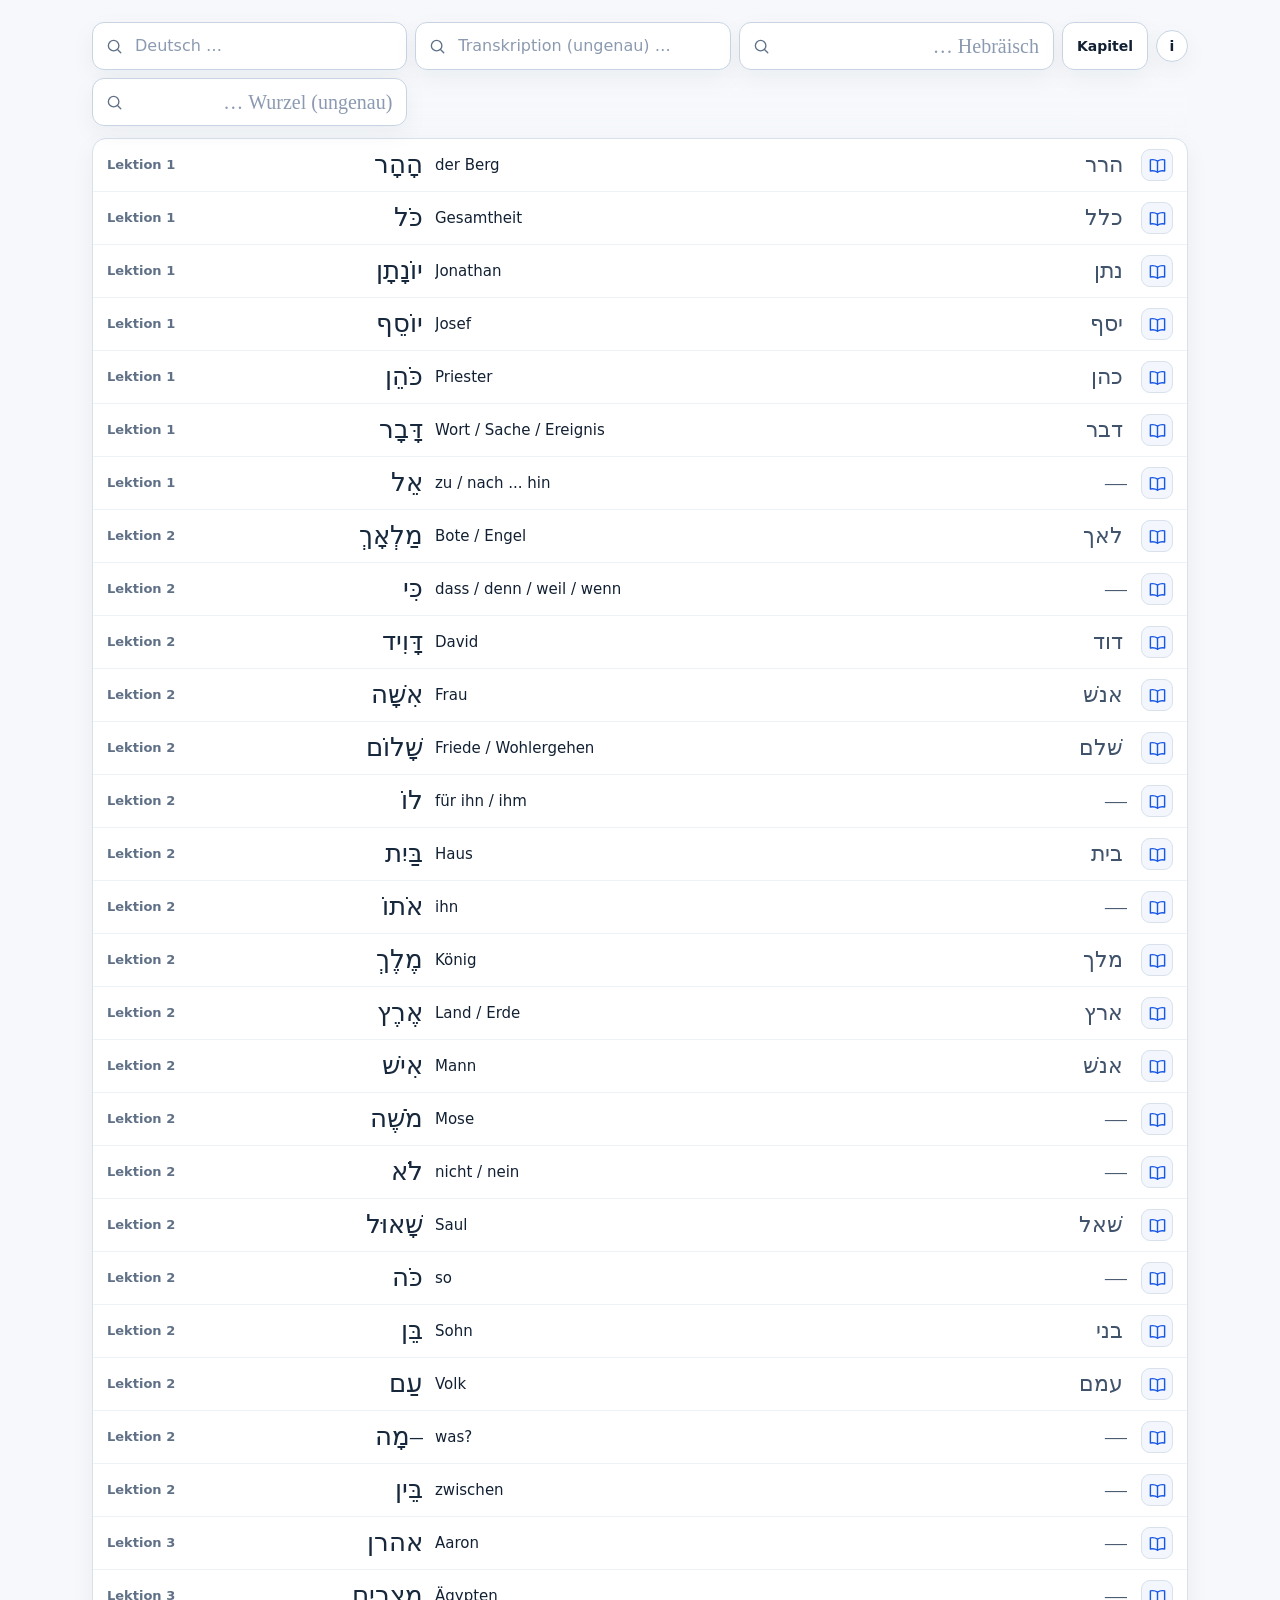
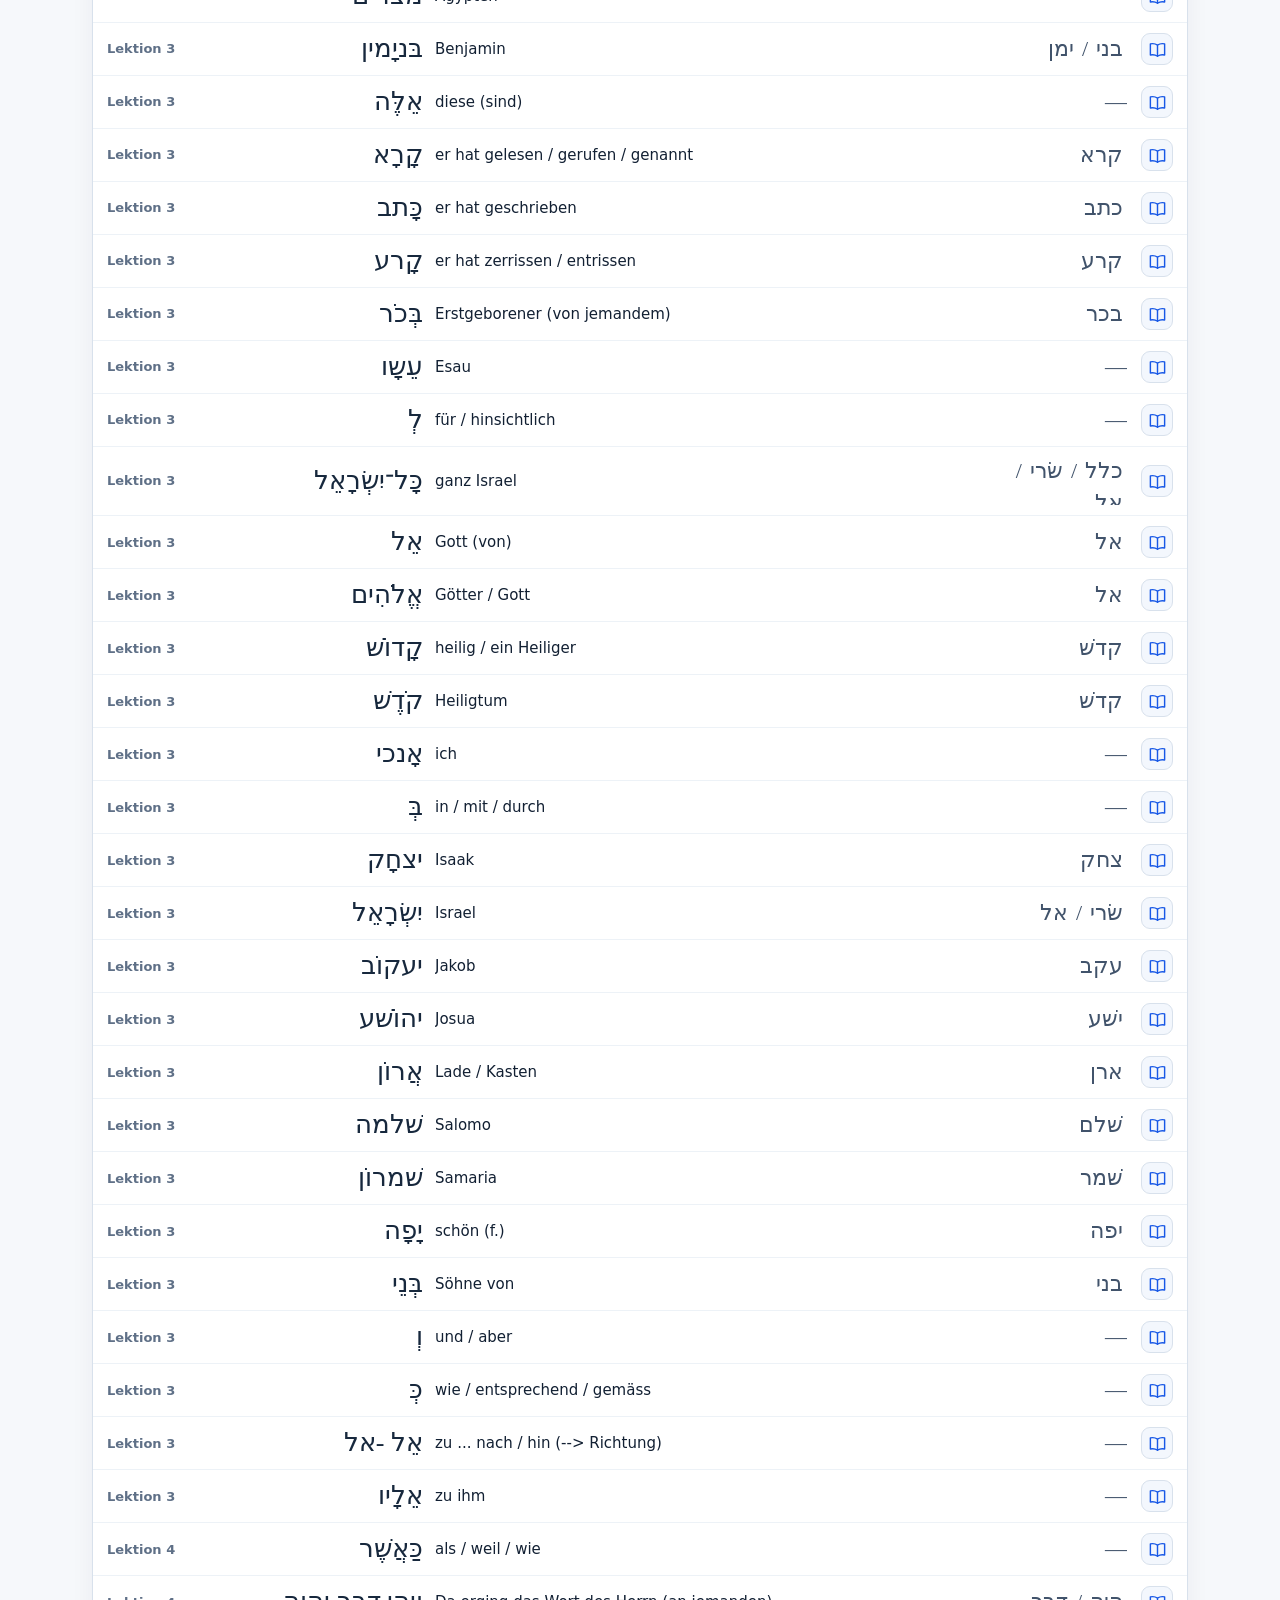
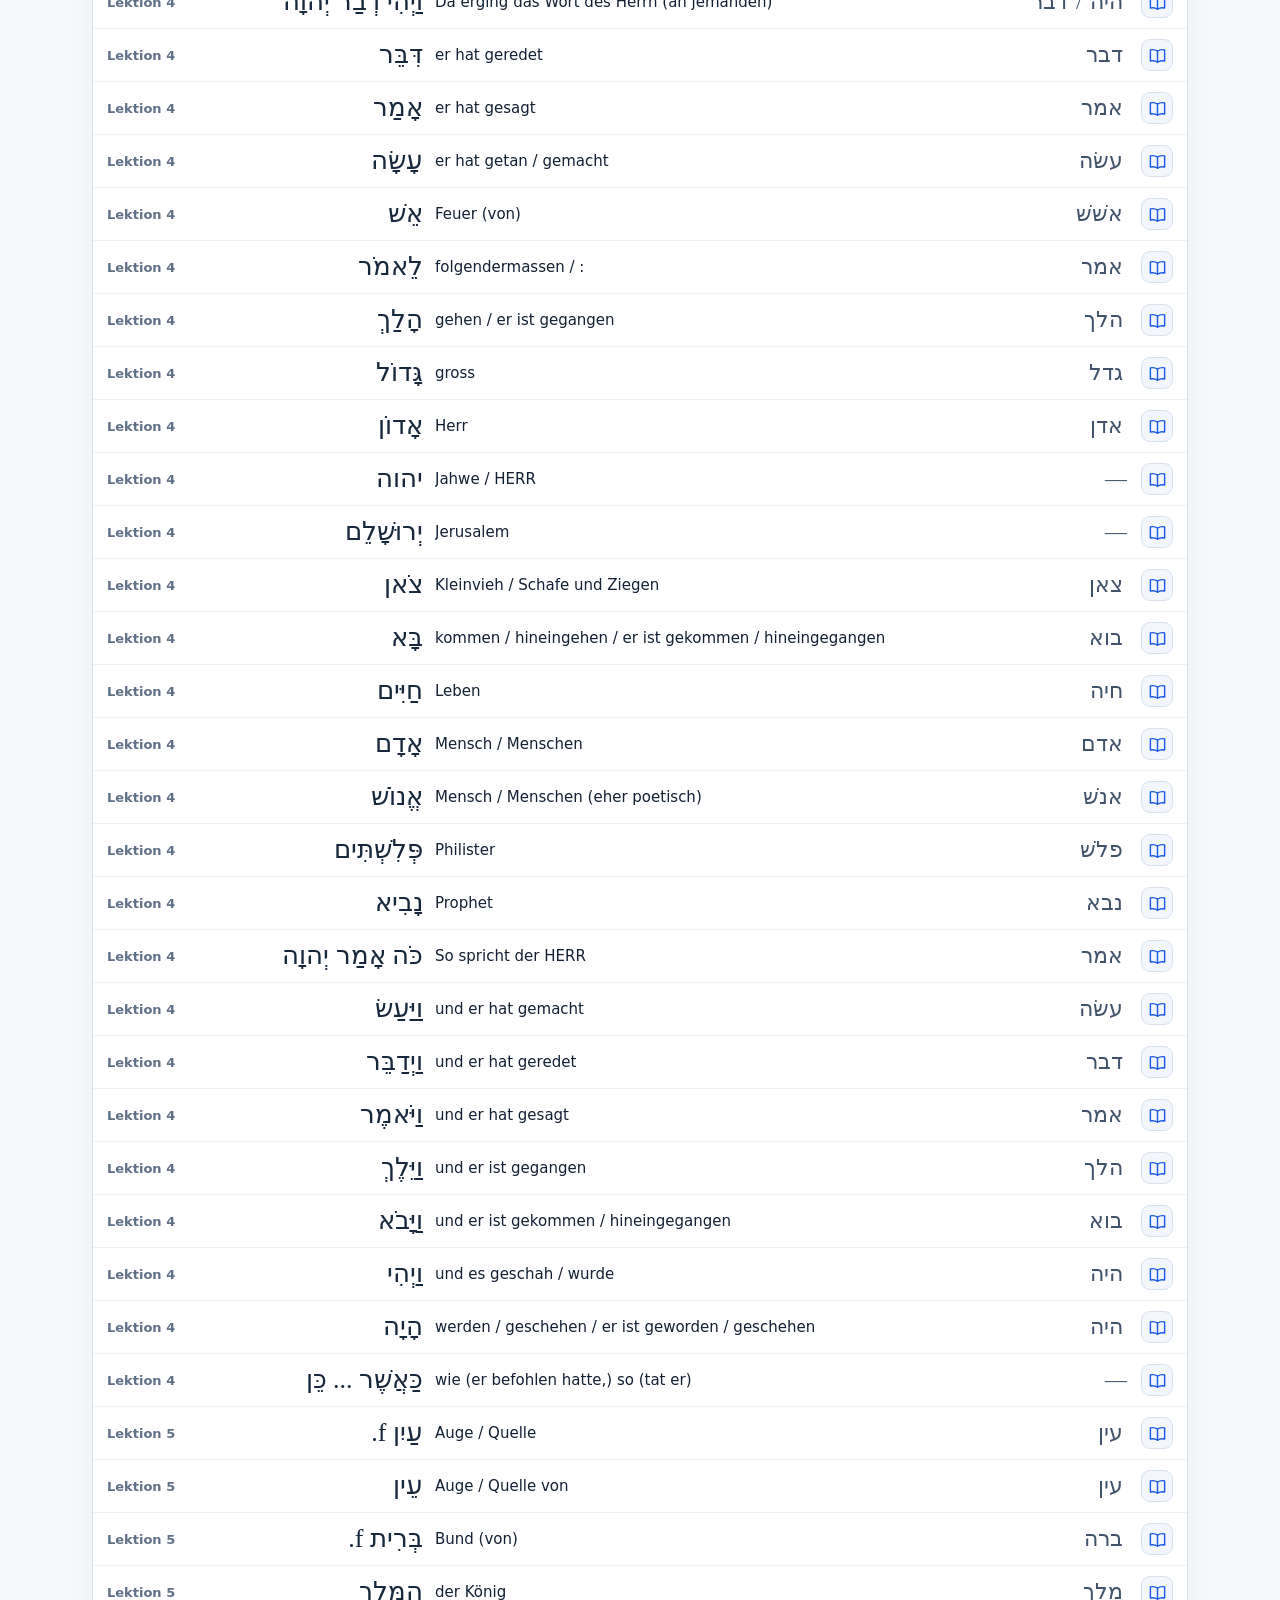
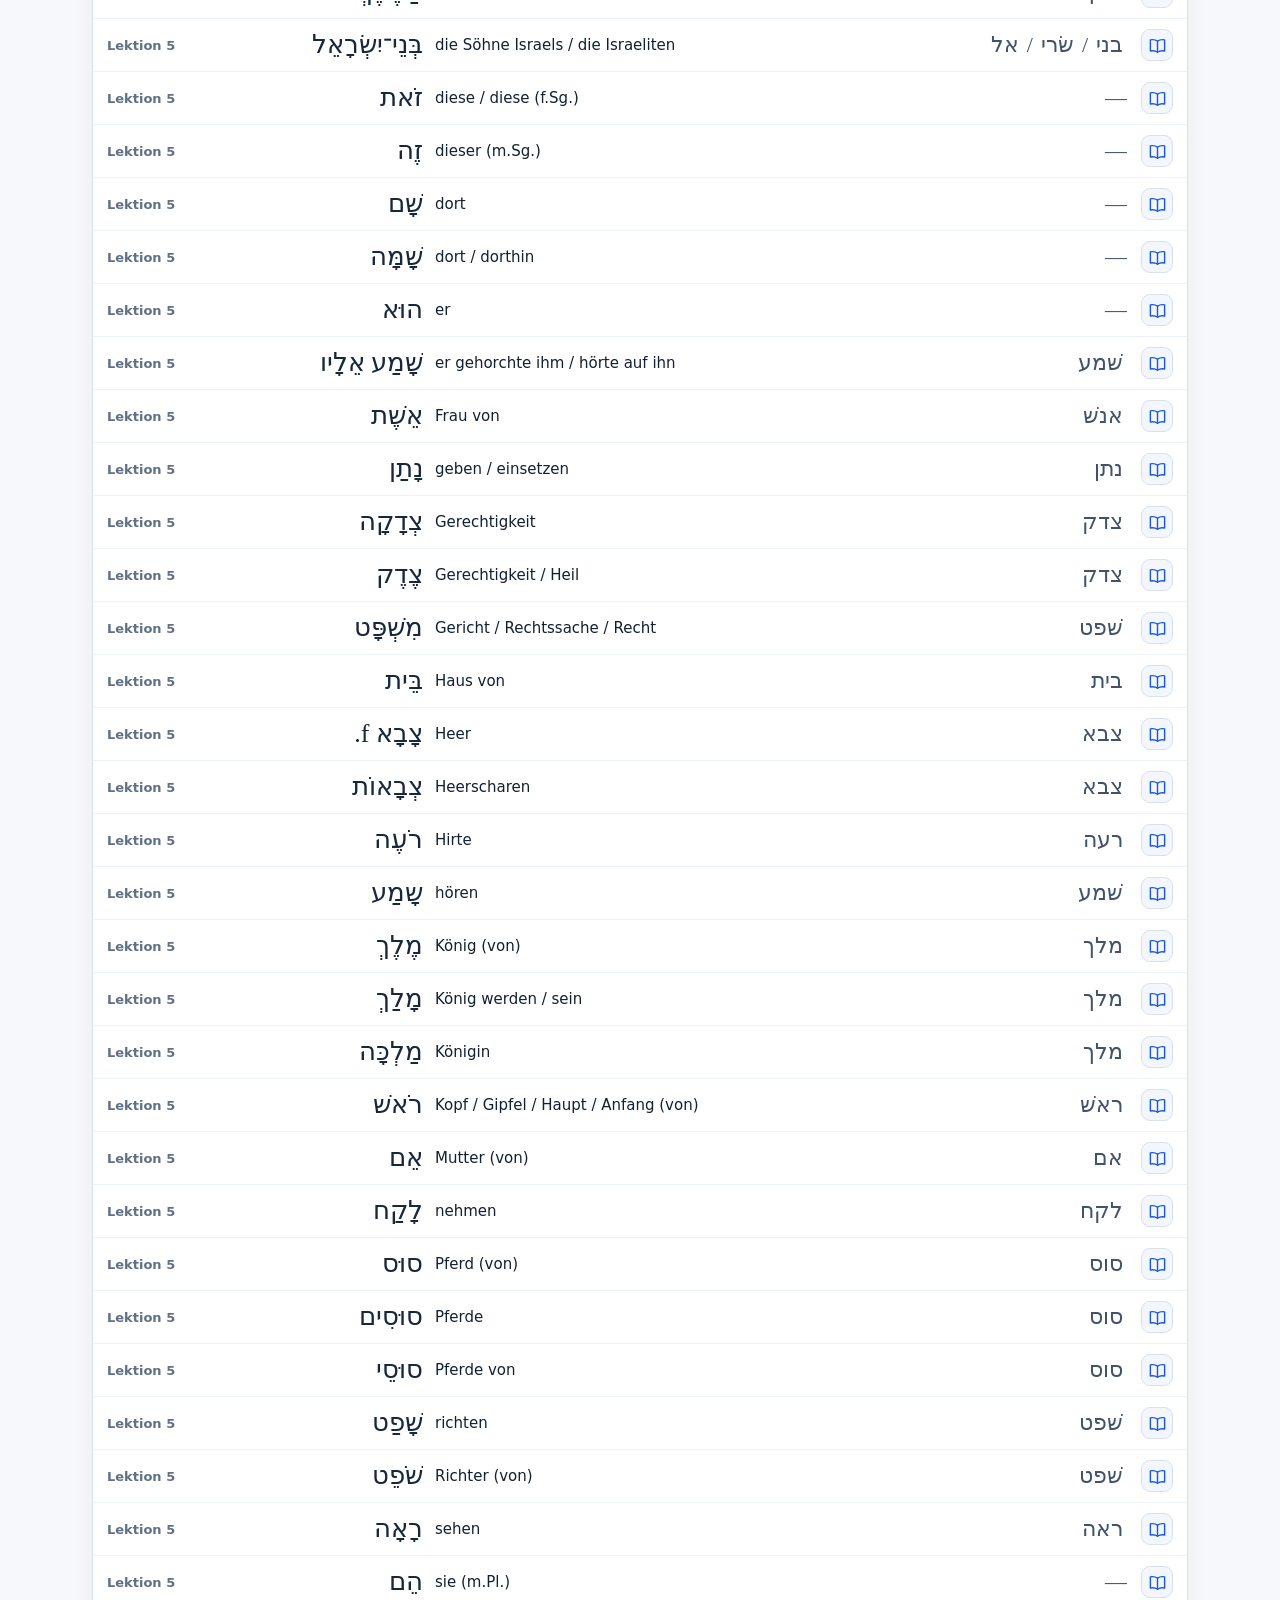
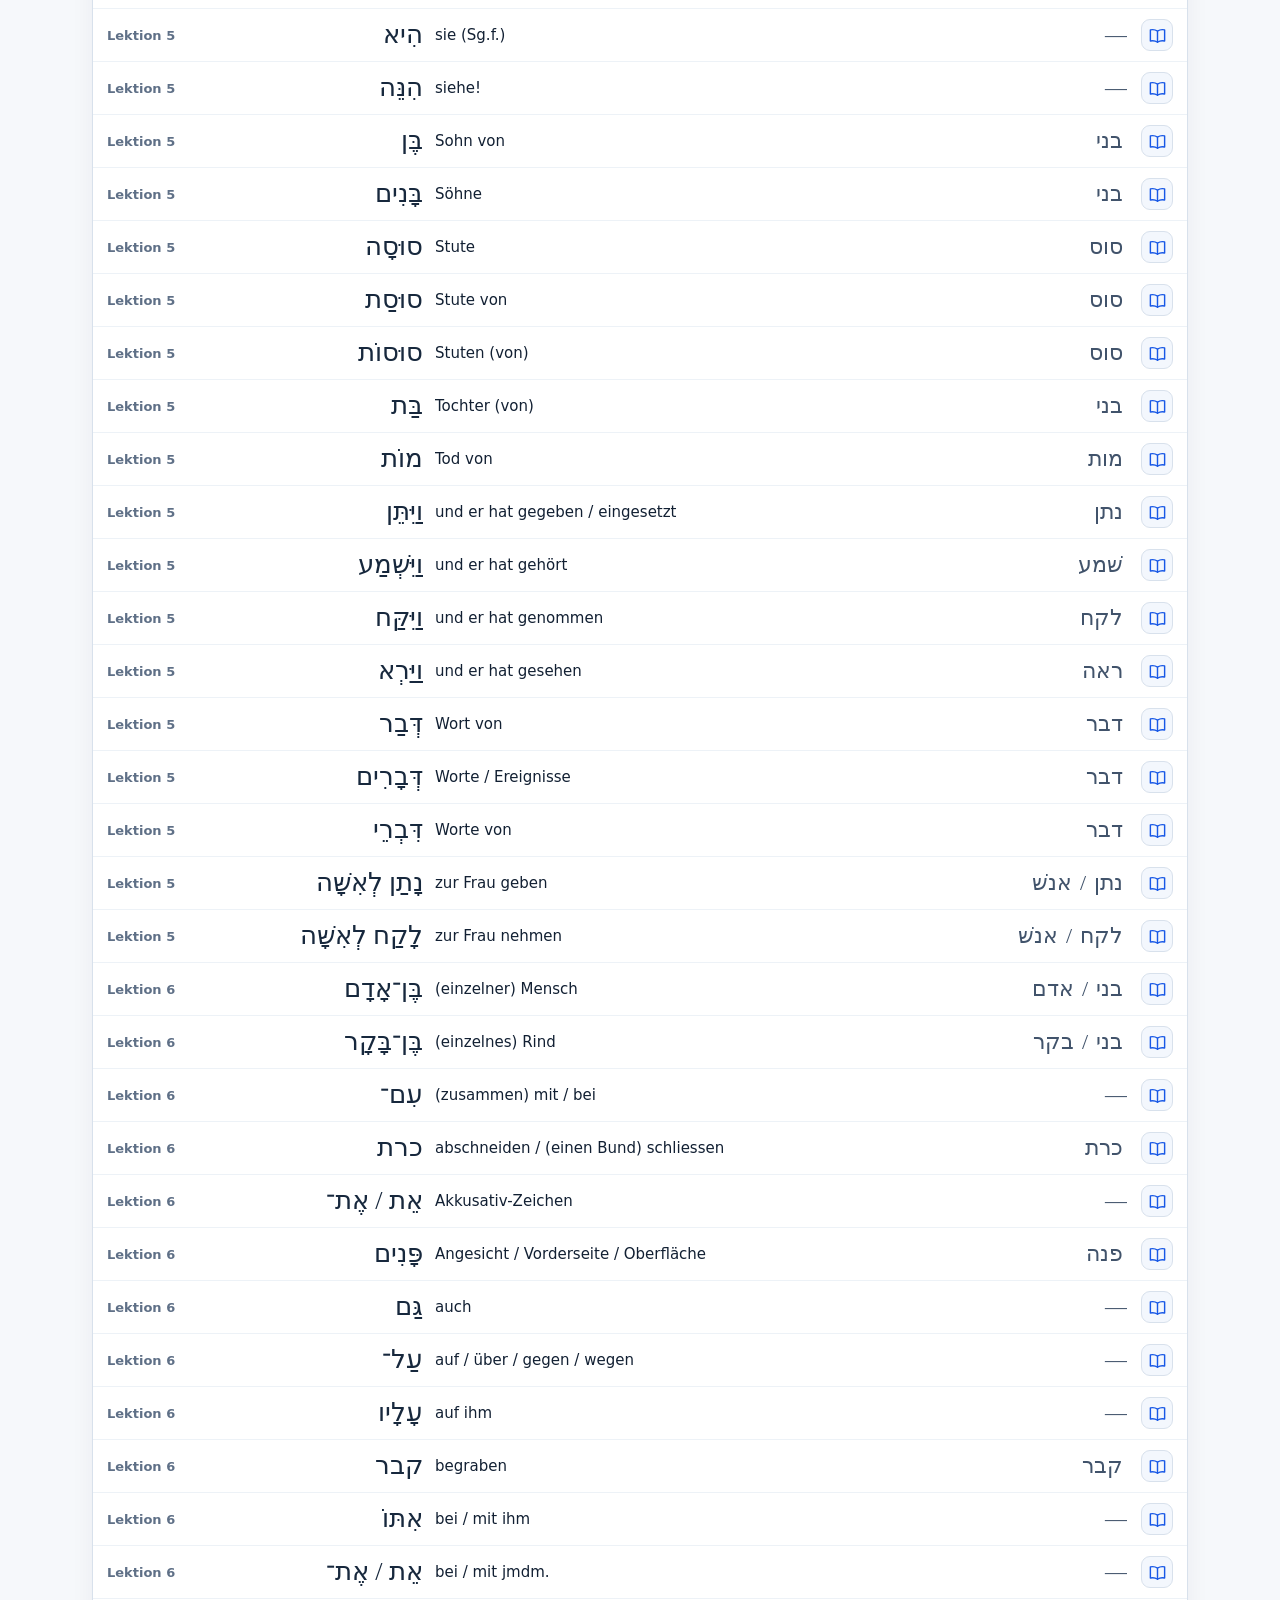
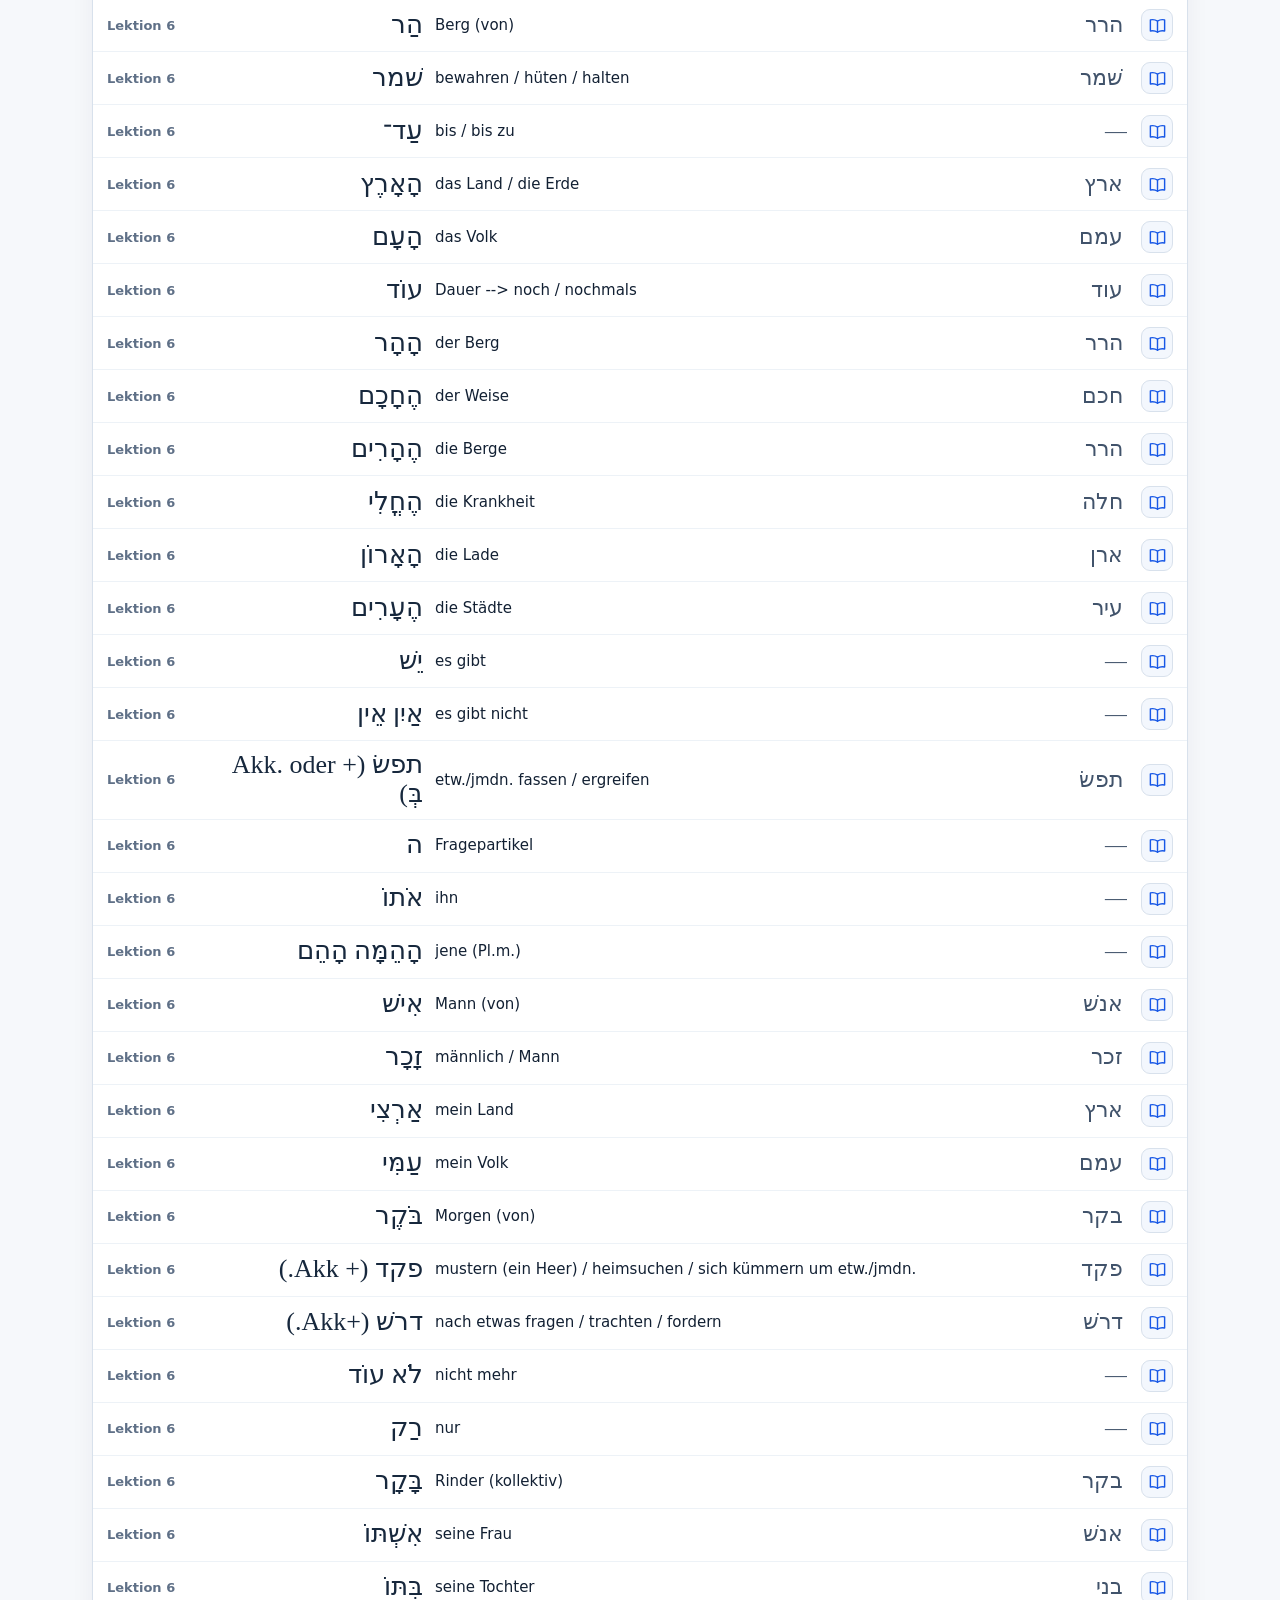
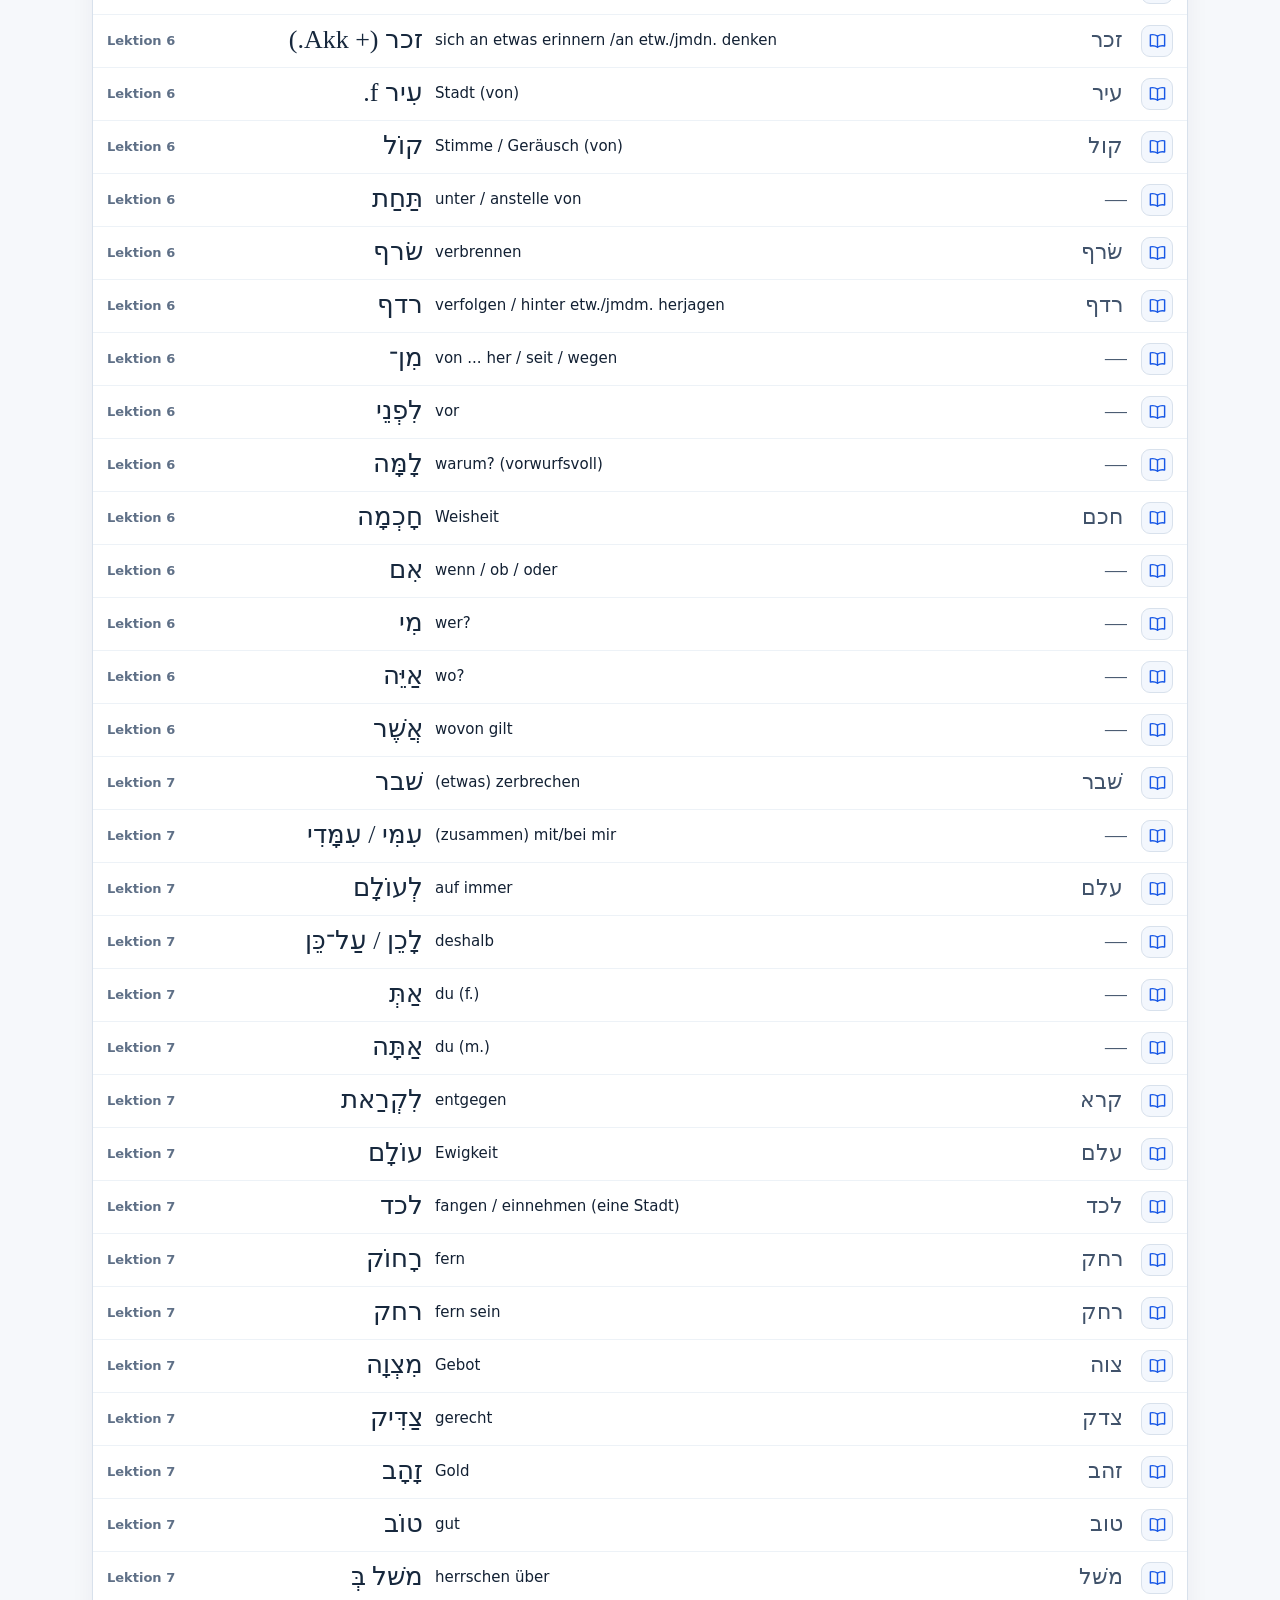
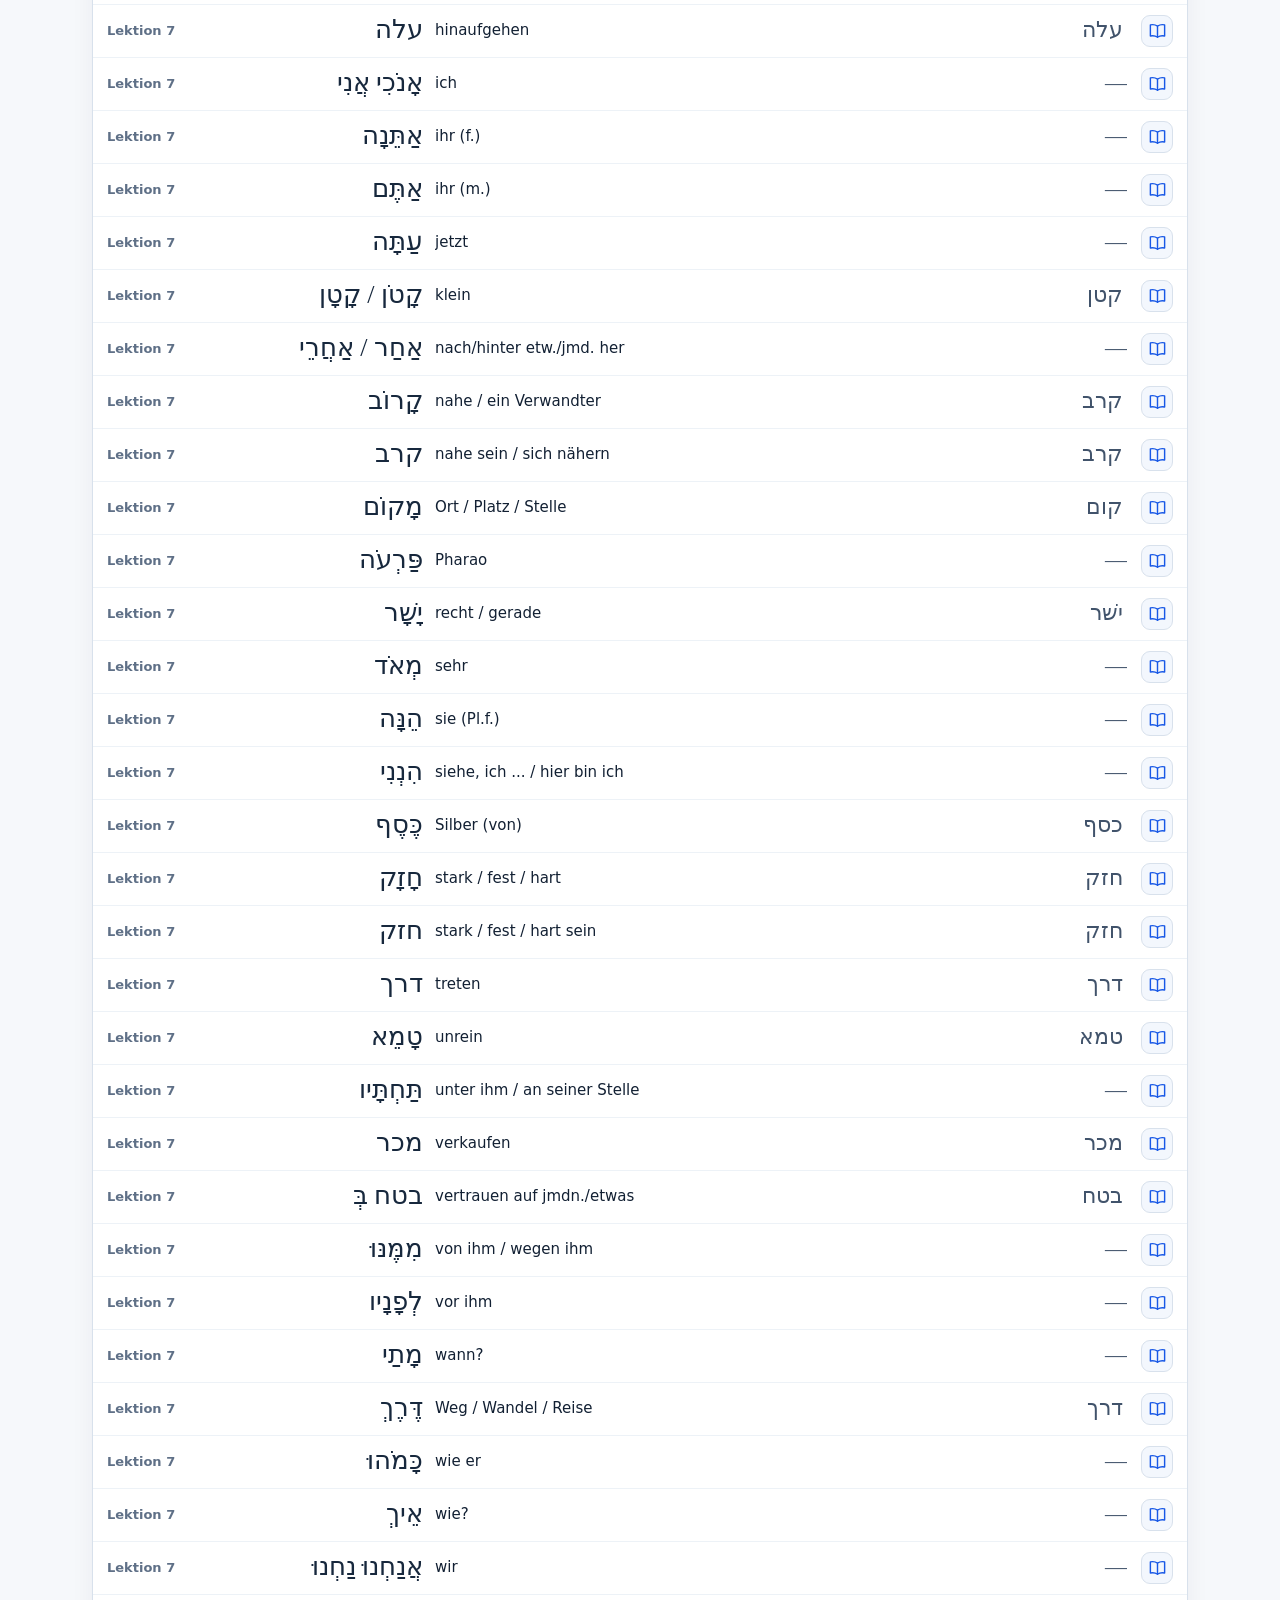
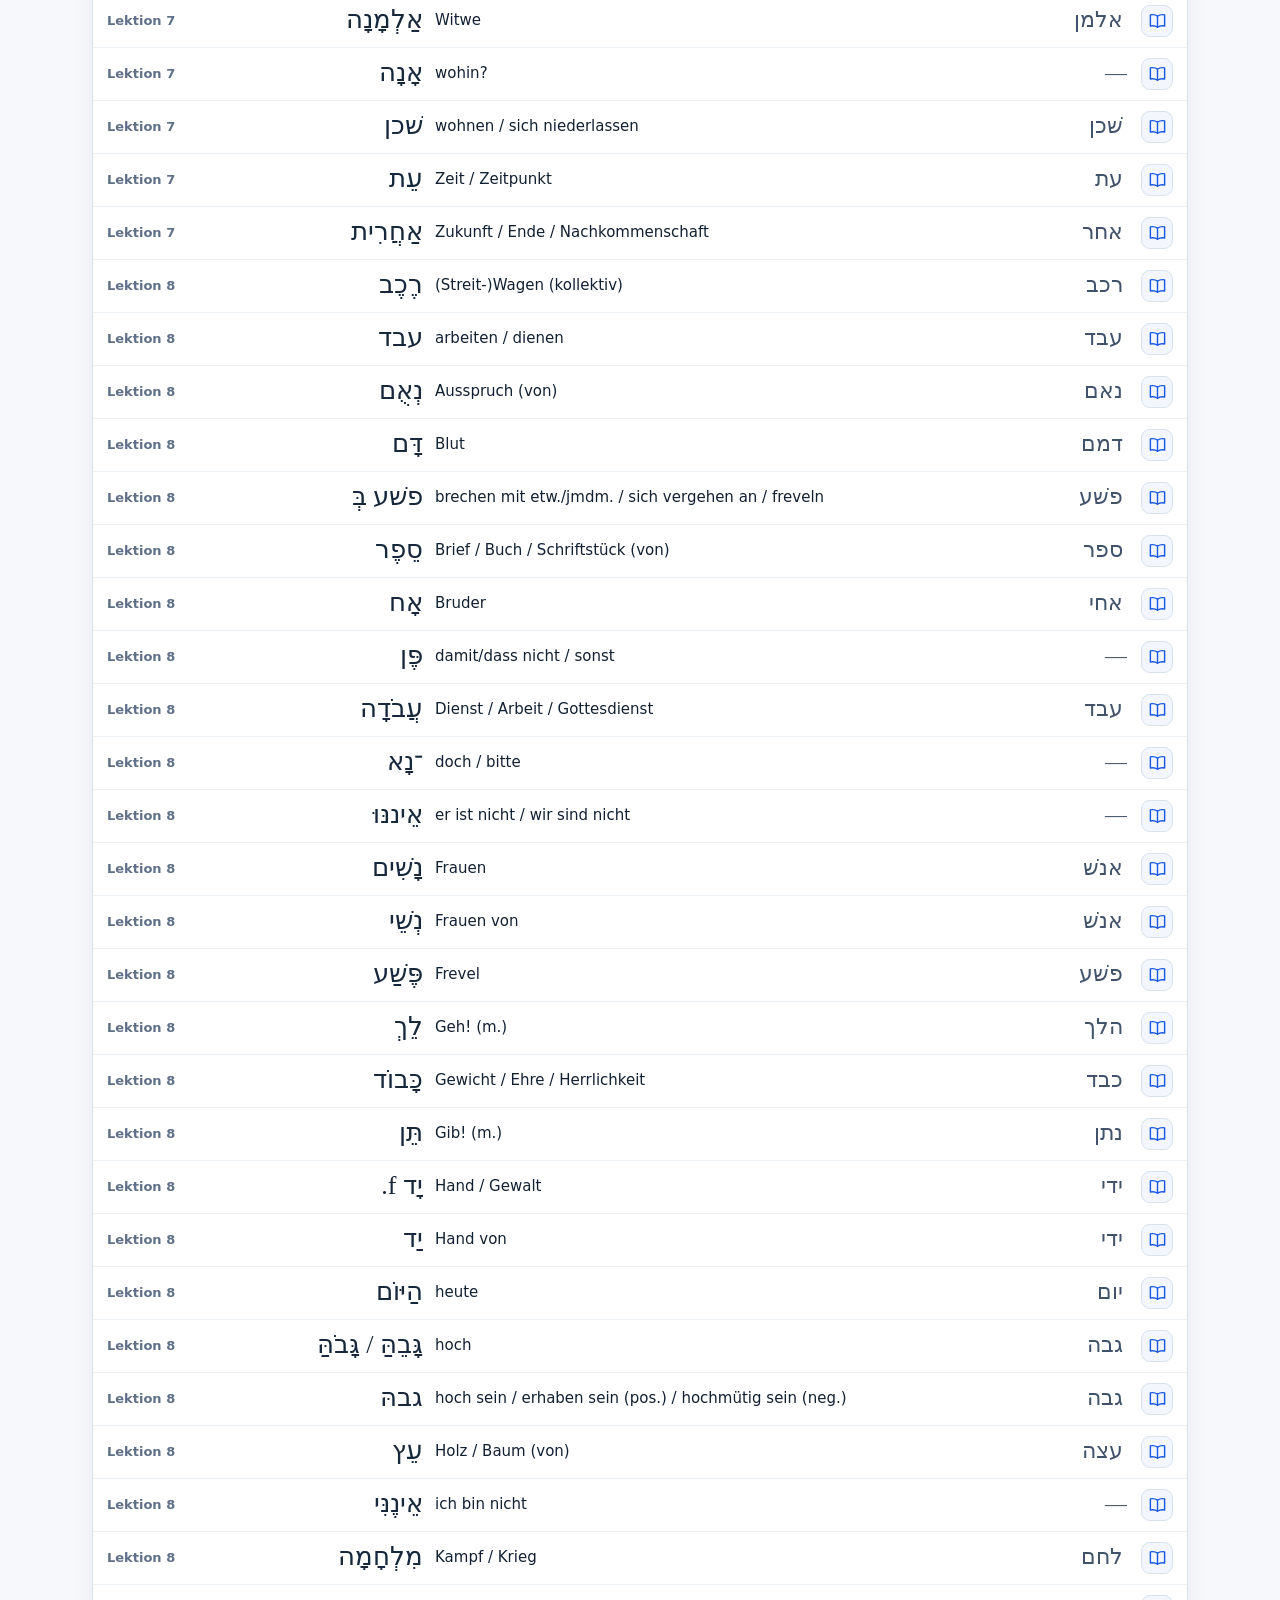
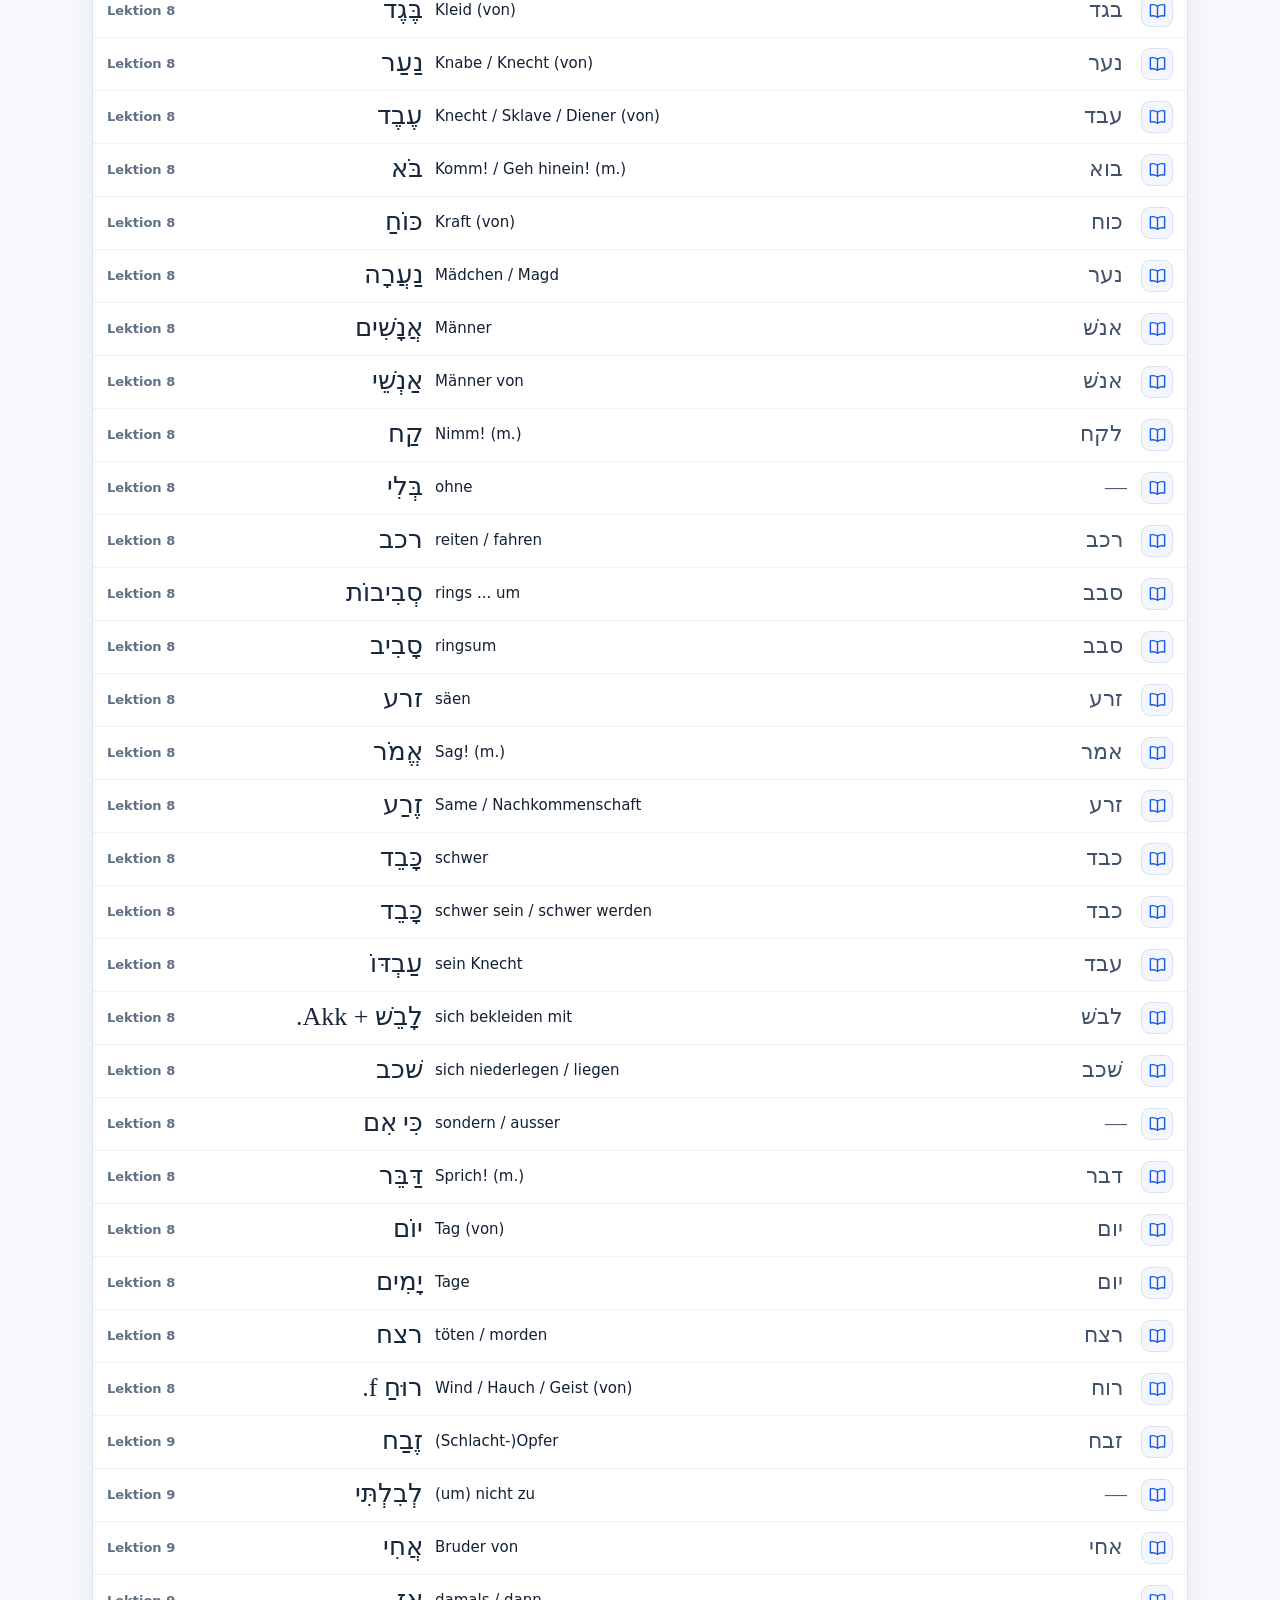
<file: index.html>
<!DOCTYPE html>
<html lang="de">
<head>
  <meta charset="UTF-8" />
  <meta name="viewport" content="width=device-width, initial-scale=1.0, viewport-fit=cover" />
  <meta name="theme-color" content="#ffffff" />
  <meta name="apple-mobile-web-app-capable" content="yes" />
  <meta name="apple-mobile-web-app-status-bar-style" content="default" />
  <meta name="apple-mobile-web-app-title" content="HebraLex" />
  <link rel="apple-touch-icon" sizes="180x180" href="./favicon/apple-touch-icon.png" />
  <link rel="icon" type="image/png" sizes="32x32" href="./favicon/favicon-32x32.png" />
  <link rel="icon" type="image/png" sizes="16x16" href="./favicon/favicon-16x16.png" />
  <link rel="icon" href="./favicon/favicon.ico" />
  <link rel="manifest" href="./favicon/site.webmanifest" />
  <title>HebraLex</title>
  <link rel="stylesheet" href="./style.css" />
  <script src="./hebrew-keyboard.js" defer></script>
  <script src="./script.js" defer></script>
</head>
<body>
  <div class="app">
    <div class="topbar">
      <div class="searches" aria-label="Suchfelder">
        <label class="search" id="searchWrap" for="searchInput">
          <svg viewBox="0 0 24 24" fill="none" aria-hidden="true">
            <path d="M21 21l-4.35-4.35m1.85-5.15a7 7 0 11-14 0a7 7 0 0114 0z" stroke="currentColor" stroke-width="1.8" stroke-linecap="round" stroke-linejoin="round"/>
          </svg>
          <input id="searchInput" type="text" inputmode="search" autocomplete="off" spellcheck="false" placeholder="Deutsch …" aria-label="Deutsch suchen" />
          <button class="clear-btn" id="clearBtn" type="button" aria-label="Deutschsuche löschen">×</button>
        </label>

        <label class="search" id="transcriptionSearchWrap" for="transcriptionSearchInput">
          <svg viewBox="0 0 24 24" fill="none" aria-hidden="true">
            <path d="M21 21l-4.35-4.35m1.85-5.15a7 7 0 11-14 0a7 7 0 0114 0z" stroke="currentColor" stroke-width="1.8" stroke-linecap="round" stroke-linejoin="round"/>
          </svg>
          <input id="transcriptionSearchInput" type="text" inputmode="search" autocomplete="off" spellcheck="false" placeholder="Transkription (ungenau) …" aria-label="Transkription grob suchen" />
          <button class="clear-btn" id="transcriptionClearBtn" type="button" aria-label="Transkriptionssuche löschen">×</button>
        </label>

        <label class="search" id="hebrewSearchWrap" for="hebrewSearchInput">
          <svg viewBox="0 0 24 24" fill="none" aria-hidden="true">
            <path d="M21 21l-4.35-4.35m1.85-5.15a7 7 0 11-14 0a7 7 0 0114 0z" stroke="currentColor" stroke-width="1.8" stroke-linecap="round" stroke-linejoin="round"/>
          </svg>
          <input id="hebrewSearchInput" type="text" inputmode="text" autocomplete="off" spellcheck="false" dir="rtl" placeholder="Hebräisch …" aria-label="Hebräisch suchen" aria-controls="hebrewKeyboardPanel" aria-expanded="false" />
          <button class="clear-btn" id="hebrewClearBtn" type="button" aria-label="Hebräischsuche löschen">×</button>
        </label>

        <label class="search" id="rootSearchWrap" for="rootSearchInput">
          <svg viewBox="0 0 24 24" fill="none" aria-hidden="true">
            <path d="M21 21l-4.35-4.35m1.85-5.15a7 7 0 11-14 0a7 7 0 0114 0z" stroke="currentColor" stroke-width="1.8" stroke-linecap="round" stroke-linejoin="round"/>
          </svg>
          <input id="rootSearchInput" type="text" inputmode="text" autocomplete="off" spellcheck="false" dir="rtl" placeholder="Wurzel (ungenau) …" aria-label="Hebräische Wurzel suchen" aria-controls="hebrewKeyboardPanel" aria-expanded="false" />
          <button class="clear-btn" id="rootClearBtn" type="button" aria-label="Wurzelsuche löschen">×</button>
        </label>
      </div>

      <div class="topbar-actions">
        <div class="filter-wrap">
          <button class="filter-btn" id="filterButton" type="button" aria-haspopup="true" aria-expanded="false">Kapitel</button>
          <div class="dropdown" id="dropdown" role="dialog" aria-label="Kapitel auswählen">
            <div class="dropdown-tools">
              <button class="tool-btn" id="selectAllBtn" type="button">Alle</button>
              <button class="tool-btn" id="selectNoneBtn" type="button">Keine</button>
            </div>

            <div class="dropdown-section dropdown-section-lessons">
              <div class="dropdown-section-title">Kapitel</div>
              <div class="lesson-list" id="lessonList"></div>
            </div>
          </div>
        </div>

        <button class="info-btn" id="infoButton" type="button" aria-haspopup="dialog" aria-controls="infoOverlay" aria-expanded="false" aria-label="Informationen öffnen">i</button>
      </div>
    </div>

    <div class="info-overlay" id="infoOverlay" role="dialog" aria-modal="true" aria-labelledby="infoDialogTitle" hidden>
      <div class="info-dialog" role="document">
        <button class="info-close-btn" id="infoCloseButton" type="button" aria-label="Informationen schließen">×</button>
        <div class="info-content" id="infoContent">
          <h2 class="info-title" id="infoDialogTitle">Informationen</h2>

          <div class="info-tabs" role="tablist" aria-label="Informationsbereiche">
            <button
              class="info-tab-btn is-active"
              id="infoTabButtonGeneral"
              type="button"
              role="tab"
              aria-selected="true"
              aria-controls="infoPanelGeneral"
              data-tab-target="general"
            >
              Allgemein
            </button>
            <button
              class="info-tab-btn"
              id="infoTabButtonKeyboard"
              type="button"
              role="tab"
              aria-selected="false"
              aria-controls="infoPanelKeyboard"
              data-tab-target="keyboard"
              tabindex="-1"
            >
              Tastatur
            </button>
          </div>

          <section class="info-tab-panel is-active" id="infoPanelGeneral" role="tabpanel" aria-labelledby="infoTabButtonGeneral" data-tab-panel="general">
            <div class="info-copy info-general">
              <section class="info-card info-source-card">
                <h3>Vokabular</h3>
                <ul class="info-list">
                  <li><strong>Quelle:</strong> Anki-Datei mit dem Unterrichtsvokabular.</li>
                  <li><strong>Grundlage:</strong> <em>Alttestamentliches Hebräisch. Vorbereitung auf das Hebraicum</em> von Barbara Mäder.</li>
                  <li><strong>Zweck:</strong> Lern- und Suchhilfe für den Hebräischunterricht an der STH Basel.</li>
                  <li><strong>Hinweis:</strong> HebraLex ist kein vollständiges Wörterbuch, sondern auf das vorhandene Vokabular beschränkt.</li>
                </ul>
              </section>

              <section class="info-card info-setting-card">
                <h3>Hebräische Tastatur</h3>
                <label class="info-setting-option" for="hebrewKeyboardCheckbox">
                  <input id="hebrewKeyboardCheckbox" type="checkbox" />
                  <span class="info-setting-text">
                    <strong>Bildschirmtastatur verwenden</strong>
                    <small>Zeigt beim Fokus auf „Hebräisch …“ und „Wurzel …“ die integrierte hebräische Tastatur an und aktiviert deren physisches Tasten-Mapping. Standardmäßig ist sie ausgeschaltet. Ist sie aus, verhalten sich die Felder wie normale Textfelder und die hebräische Eingabe erfolgt über die Tastatur des Endgeräts. Die Einstellung wird in diesem Browser gespeichert.</small>
                  </span>
                </label>
              </section>

              <section class="info-card info-setting-card">
                <h3>Kopieren</h3>
                <label class="info-setting-option" for="ankiCopyCheckbox">
                  <input id="ankiCopyCheckbox" type="checkbox" />
                  <span class="info-setting-text">
                    <strong>Mit Anki-Formatierung kopieren</strong>
                    <small>Kopiert den vollständigen HTML-Quelltext für Anki als reinen Text, einschließlich weißem Hintergrund, schwarzer Schrift, Fettdruck und führendem geschütztem Leerzeichen. Die Einstellung wird in diesem Browser gespeichert.</small>
                  </span>
                </label>
              </section>

              <section class="info-card">
                <h3>Suche</h3>
                <dl class="info-def-list">
                  <div>
                    <dt>Deutsch</dt>
                    <dd>Sucht in deutschen Bedeutungen und weiteren deutschen Angaben.</dd>
                  </div>
                  <div>
                    <dt>Transkription</dt>
                    <dd>Sucht in den gespeicherten Umschriften. Diese Suche ist bewusst ungenau.</dd>
                  </div>
                  <div>
                    <dt>Hebräisch</dt>
                    <dd>Sucht im hebräischen Wortbestand ohne Vokale und Punktierung.</dd>
                  </div>
                  <div>
                    <dt>Wurzel</dt>
                    <dd>Sucht gezielt im JSON-Feld „Wurzel“ nach hebräischen Radikalen. Ein Klick auf eine Wurzel in der Trefferliste startet eine ausschließliche Wurzelsuche.</dd>
                  </div>
                </dl>
              </section>

              <section class="info-card">
                <h3>Hebräische Suche</h3>
                <ul class="info-list">
                  <li>Vokale, Akzente und andere Punktierungen werden entfernt.</li>
                  <li>Gesucht wird dadurch vor allem nach den Konsonanten beziehungsweise Radikalen.</li>
                  <li>Das hilft, wenn du die Vokalisierung nicht kennst oder nicht eingeben möchtest.</li>
                  <li>Wenn die Option <strong>„Bildschirmtastatur verwenden“</strong> aktiviert ist, öffnet sich in den Feldern <strong>„Hebräisch …“</strong> und <strong>„Wurzel …“</strong> dieselbe integrierte hebräische Tastatur.</li>
                  <li>Mehr zur Belegung der physischen Tastatur steht im Tab <strong>„Tastatur“</strong>.</li>
                </ul>
              </section>

              <section class="info-card info-warning-card">
                <h3>Transkriptionssuche</h3>
                <ul class="info-list">
                  <li><strong>Wichtig:</strong> Das Programm übersetzt deine Eingabe nicht.</li>
                  <li>Es vergleicht deine Eingabe nur mit den gespeicherten Transkriptionsformen aus den Vokabeldaten.</li>
                  <li>Transkriptionen sind nicht eindeutig. Ein hebräischer Laut kann unterschiedlich umschrieben werden.</li>
                  <li>Darum kann die Suche Treffer übersehen oder auch nur ungefähr passende Treffer anzeigen.</li>
                </ul>

                <h4>So funktioniert das Matching ungefähr</h4>
                <ul class="info-list info-compact-list">
                  <li>Groß-/Kleinschreibung, Akzente und Satzzeichen werden vereinheitlicht.</li>
                  <li>Varianten mit <code>/</code> werden getrennt geprüft.</li>
                  <li>Ähnliche Schreibweisen werden angenähert, zum Beispiel <code>ts</code>/<code>z</code> → <code>s</code> und <code>j</code>/<code>y</code> → <code>i</code>.</li>
                  <li>Doppelte Buchstaben werden vereinfacht.</li>
                  <li>Exakte Treffer, Wortanfänge, enthaltene Wortteile und ähnliche Zeichenfolgen bekommen unterschiedliche Trefferpunkte.</li>
                </ul>
              </section>

              <section class="info-card">
                <h3>Beispielsätze</h3>
                <ul class="info-list">
                  <li>Das Buchsymbol rechts neben jedem Eintrag öffnet die zugehörigen Bibelverse.</li>
                  <li>Bei mehreren Bibelstellen blätterst du mit den Pfeilen links/rechts oder den Pfeiltasten durch die Verse. Bibelstelle, deutscher Vers und hebräischer Vers gehören jeweils über ihre Position in den Datenlisten zusammen.</li>
                  <li>Im Dialog steht der hebräische Vers unter dem deutschen. Über das Symbol rechts unten lässt sich die aktuell angezeigte Bibelstelle auf CSV-Bibel in der Elberfelder Übersetzung (Edition CSV) öffnen.</li>
                  <li>Die im Vokabular markierten Wörter sind in beiden Sprachen fett dargestellt.</li>
                </ul>
              </section>

              <section class="info-card">
                <h3>Kapitel</h3>
                <ul class="info-list">
                  <li>Über <strong>„Kapitel“</strong> können einzelne Kapitel ein- oder ausgeblendet werden.</li>
                  <li>So lässt sich die Suche auf den aktuellen Lernstoff begrenzen.</li>
                  <li><strong>Alle</strong> und <strong>Keine</strong> setzen die Kapitel-Auswahl schnell zurück.</li>
                </ul>
              </section>
            </div>
          </section>

          <section class="info-tab-panel" id="infoPanelKeyboard" role="tabpanel" aria-labelledby="infoTabButtonKeyboard" data-tab-panel="keyboard" hidden>
            <div class="info-copy keyboard-info">
              <section class="info-card">
                <h3>Tastatur</h3>
                <ul class="info-list">
                  <li><strong>Felder:</strong> <strong>„Hebräisch …“</strong> und <strong>„Wurzel …“</strong></li>
                  <li><strong>Eingabe:</strong> Bei aktivierter Bildschirmtastatur über die integrierte Tastatur oder ihr physisches Tasten-Mapping; sonst über die hebräische Tastatur des Endgeräts</li>
                  <li><strong>Vokale:</strong> werden auf den zuletzt eingegebenen hebräischen Buchstaben gesetzt</li>
                  <li><strong>Zeichen:</strong> Schwa und Dagesch/Mappiq werden ebenfalls an den letzten Buchstaben angefügt</li>
                  <li><strong>Darstellung:</strong> links steht das hebräische Zeichen, rechts die zugehörige Taste</li>
                </ul>
              </section>
            </div>

            <div class="mapping-grid" aria-label="Tastatur-Mapping">
              <section class="mapping-card mapping-card-consonants">
                <h3>Konsonanten</h3>
                <ul class="mapping-list">
                  <li><span class="mapping-value">א</span><span class="mapping-arrow">←</span><span class="mapping-key">x</span></li>
                  <li><span class="mapping-value">ב</span><span class="mapping-arrow">←</span><span class="mapping-key">b</span></li>
                  <li><span class="mapping-value">ג</span><span class="mapping-arrow">←</span><span class="mapping-key">g</span></li>
                  <li><span class="mapping-value">ד</span><span class="mapping-arrow">←</span><span class="mapping-key">d</span></li>
                  <li><span class="mapping-value">ה</span><span class="mapping-arrow">←</span><span class="mapping-key">h</span></li>
                  <li><span class="mapping-value">ו</span><span class="mapping-arrow">←</span><span class="mapping-key">w</span></li>
                  <li><span class="mapping-value">ש</span><span class="mapping-arrow">←</span><span class="mapping-key">Shift+W</span></li>
                  <li><span class="mapping-value">שׂ</span><span class="mapping-arrow">←</span><span class="mapping-key">Shift+W+1</span></li>
                  <li><span class="mapping-value">שׁ</span><span class="mapping-arrow">←</span><span class="mapping-key">Shift+W+2</span></li>
                  <li><span class="mapping-value">ז</span><span class="mapping-arrow">←</span><span class="mapping-key">z</span></li>
                  <li><span class="mapping-value">ח</span><span class="mapping-arrow">←</span><span class="mapping-key">c</span></li>
                  <li><span class="mapping-value">ץ</span><span class="mapping-arrow">←</span><span class="mapping-key">Shift+C</span></li>
                  <li><span class="mapping-value">ט</span><span class="mapping-arrow">←</span><span class="mapping-key">t</span></li>
                  <li><span class="mapping-value">ת</span><span class="mapping-arrow">←</span><span class="mapping-key">Shift+T</span></li>
                  <li><span class="mapping-value">י</span><span class="mapping-arrow">←</span><span class="mapping-key">j</span></li>
                  <li><span class="mapping-value">כ</span><span class="mapping-arrow">←</span><span class="mapping-key">k</span></li>
                  <li><span class="mapping-value">ך</span><span class="mapping-arrow">←</span><span class="mapping-key">Shift+K</span></li>
                  <li><span class="mapping-value">ל</span><span class="mapping-arrow">←</span><span class="mapping-key">l</span></li>
                  <li><span class="mapping-value">מ</span><span class="mapping-arrow">←</span><span class="mapping-key">m</span></li>
                  <li><span class="mapping-value">ם</span><span class="mapping-arrow">←</span><span class="mapping-key">Shift+M</span></li>
                  <li><span class="mapping-value">נ</span><span class="mapping-arrow">←</span><span class="mapping-key">n</span></li>
                  <li><span class="mapping-value">ן</span><span class="mapping-arrow">←</span><span class="mapping-key">Shift+N</span></li>
                  <li><span class="mapping-value">ס</span><span class="mapping-arrow">←</span><span class="mapping-key">s</span></li>
                  <li><span class="mapping-value">ע</span><span class="mapping-arrow">←</span><span class="mapping-key">y</span></li>
                  <li><span class="mapping-value">פ</span><span class="mapping-arrow">←</span><span class="mapping-key">p</span></li>
                  <li><span class="mapping-value">ף</span><span class="mapping-arrow">←</span><span class="mapping-key">Shift+P</span></li>
                  <li><span class="mapping-value">ק</span><span class="mapping-arrow">←</span><span class="mapping-key">q</span></li>
                  <li><span class="mapping-value">ר</span><span class="mapping-arrow">←</span><span class="mapping-key">r</span></li>
                </ul>
              </section>

              <section class="mapping-card mapping-card-vowels">
                <h3>Vokale</h3>
                <ul class="mapping-list">
                  <li><span class="mapping-value">בֻ</span><span class="mapping-arrow">←</span><span class="mapping-key">u</span></li>
                  <li><span class="mapping-value">בִ</span><span class="mapping-arrow">←</span><span class="mapping-key">i</span></li>
                  <li><span class="mapping-value">בֶ</span><span class="mapping-arrow">←</span><span class="mapping-key">ä</span></li>
                  <li><span class="mapping-value">בָ</span><span class="mapping-arrow">←</span><span class="mapping-key">a</span></li>
                  <li><span class="mapping-value">בֵ</span><span class="mapping-arrow">←</span><span class="mapping-key">e</span></li>
                  <li><span class="mapping-value">בֹ</span><span class="mapping-arrow">←</span><span class="mapping-key">o</span></li>
                  <li><span class="mapping-value">בַ</span><span class="mapping-arrow">←</span><span class="mapping-key">a+1</span></li>
                  <li><span class="mapping-value">בֲ</span><span class="mapping-arrow">←</span><span class="mapping-key">a+2</span></li>
                  <li><span class="mapping-value">בֱ</span><span class="mapping-arrow">←</span><span class="mapping-key">ä+2</span></li>
                  <li><span class="mapping-value">בֳ</span><span class="mapping-arrow">←</span><span class="mapping-key">o+2</span></li>
                  <li><span class="mapping-value">בְ</span><span class="mapping-arrow">←</span><span class="mapping-key">:</span></li>
                </ul>
              </section>

              <section class="mapping-card mapping-card-signs">
                <h3>Zeichen</h3>
                <ul class="mapping-list">
                  <li><span class="mapping-value">בּ</span><span class="mapping-arrow">←</span><span class="mapping-key">.</span></li>
                </ul>
              </section>
            </div>
          </section>
        </div>
      </div>
    </div>

    <section class="hebrew-keyboard-panel" id="hebrewKeyboardPanel" aria-label="Hebräische Tastatur" aria-hidden="true" hidden>
      <div class="hebrew-keyboard" id="hebrewKeyboardKeys" aria-label="Hebräische Zeichen"></div>
    </section>

    <div id="resultsHost" class="plain">Lade …</div>
  </div>

  <div class="example-overlay" id="exampleOverlay" role="dialog" aria-modal="true" aria-labelledby="exampleDialogTitle" hidden>
    <div class="example-dialog" role="document">
      <button class="example-close-btn" id="exampleCloseButton" type="button" aria-label="Beispielsatz schließen">×</button>
      <h2 class="example-dialog-title" id="exampleDialogTitle">Bibelstelle</h2>
      <p class="example-verse" id="exampleVerse" lang="de" dir="ltr"></p>
      <p class="example-verse-hebrew" id="exampleHebrewVerse" lang="he" dir="rtl" hidden></p>
      <div class="example-actions">
        <nav class="example-navigation" aria-label="Zwischen Bibelstellen blättern">
          <button class="example-nav-btn" id="examplePreviousButton" type="button" aria-label="Vorherige Bibelstelle" disabled>
            <svg viewBox="0 0 24 24" fill="none" stroke="currentColor" stroke-width="2" stroke-linecap="round" stroke-linejoin="round" aria-hidden="true" focusable="false">
              <path d="m15 18-6-6 6-6" />
            </svg>
          </button>
          <span class="example-position" id="examplePosition" aria-live="polite" aria-atomic="true"></span>
          <button class="example-nav-btn" id="exampleNextButton" type="button" aria-label="Nächste Bibelstelle" disabled>
            <svg viewBox="0 0 24 24" fill="none" stroke="currentColor" stroke-width="2" stroke-linecap="round" stroke-linejoin="round" aria-hidden="true" focusable="false">
              <path d="m9 18 6-6-6-6" />
            </svg>
          </button>
        </nav>
        <a class="example-bible-link" id="exampleBibleLink" href="https://www.csv-bibel.de/bibel/josua-3,5" target="_blank" rel="noopener noreferrer" aria-label="Bibelstelle auf CSV-Bibel öffnen (Elberfelder Übersetzung)">
          <svg viewBox="0 0 24 24" fill="none" stroke="currentColor" stroke-width="2.2" stroke-linecap="round" stroke-linejoin="round" aria-hidden="true" focusable="false">
            <path d="M20 13v5a2 2 0 0 1-2 2H6a2 2 0 0 1-2-2V6a2 2 0 0 1 2-2h5" />
            <path d="M13 4h7v7M20 4 10 14" />
          </svg>
        </a>
      </div>
    </div>
  </div>
</body>
</html>
</file>
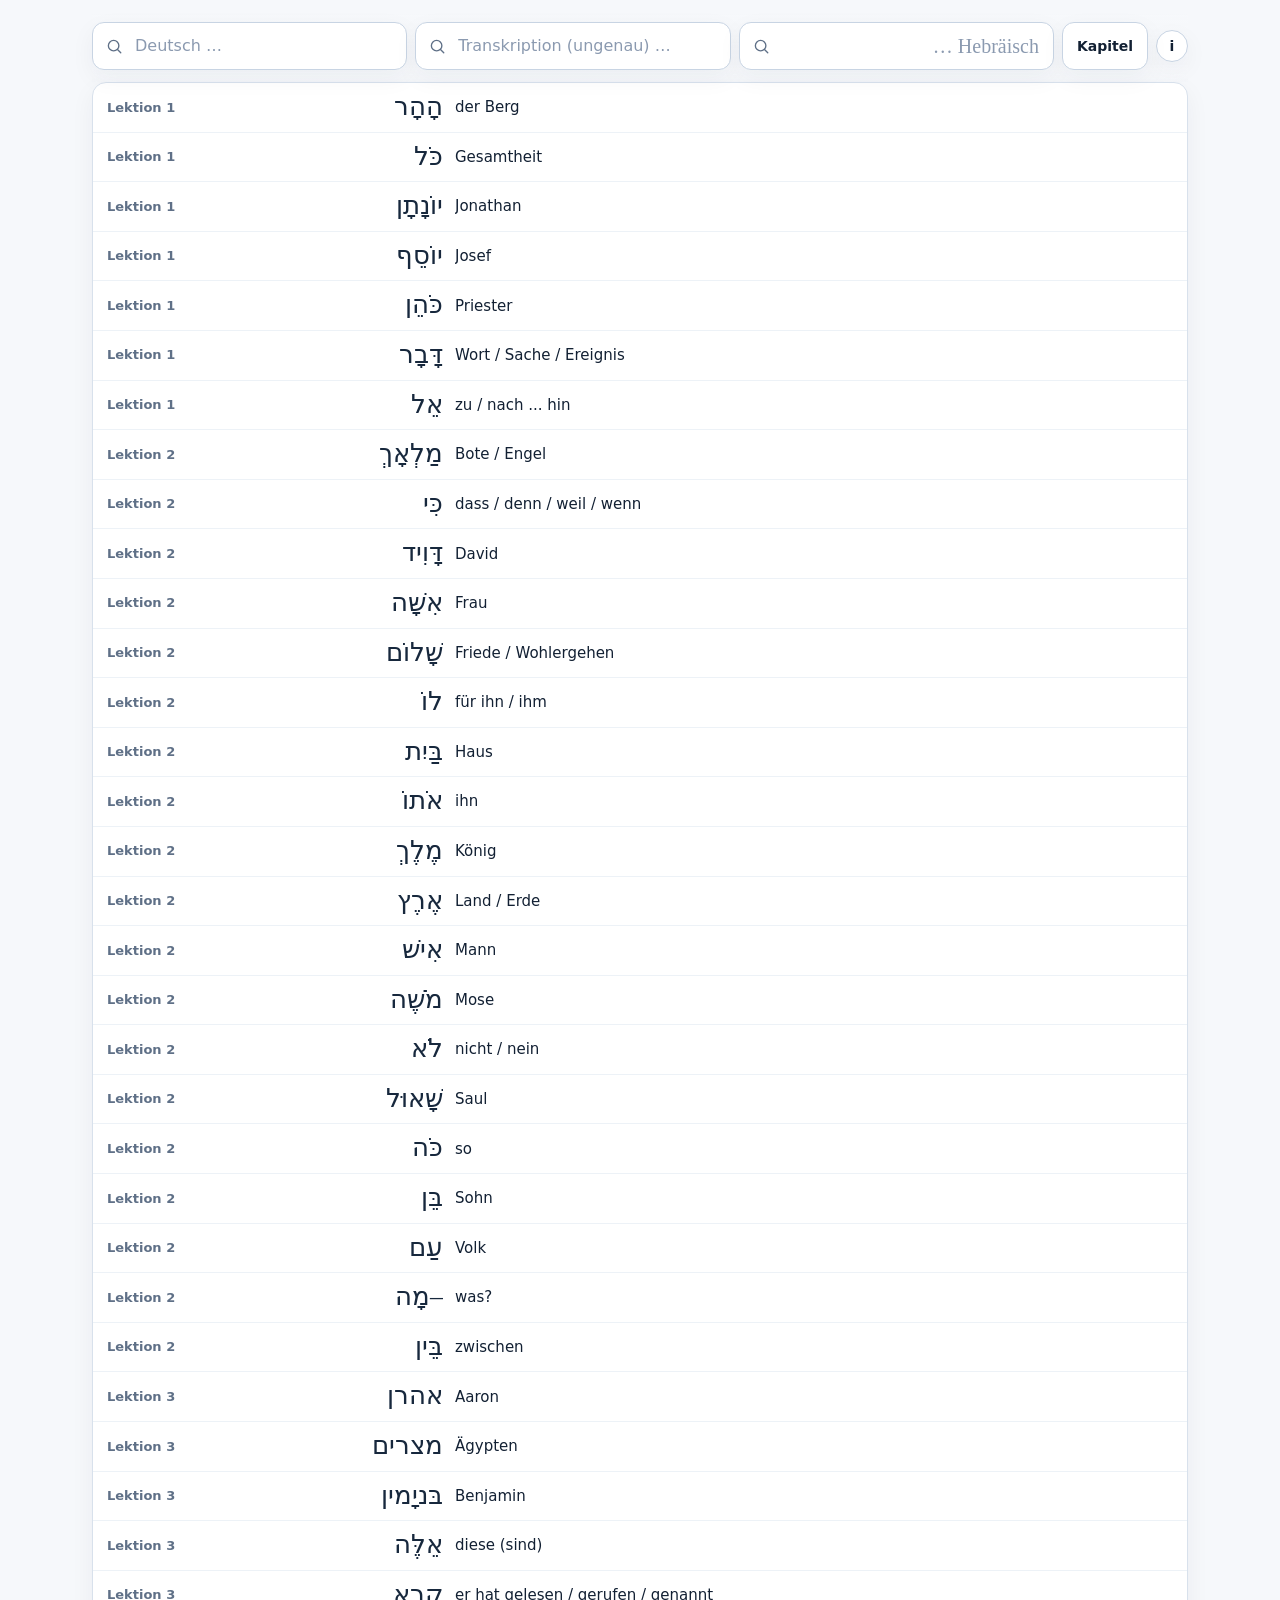
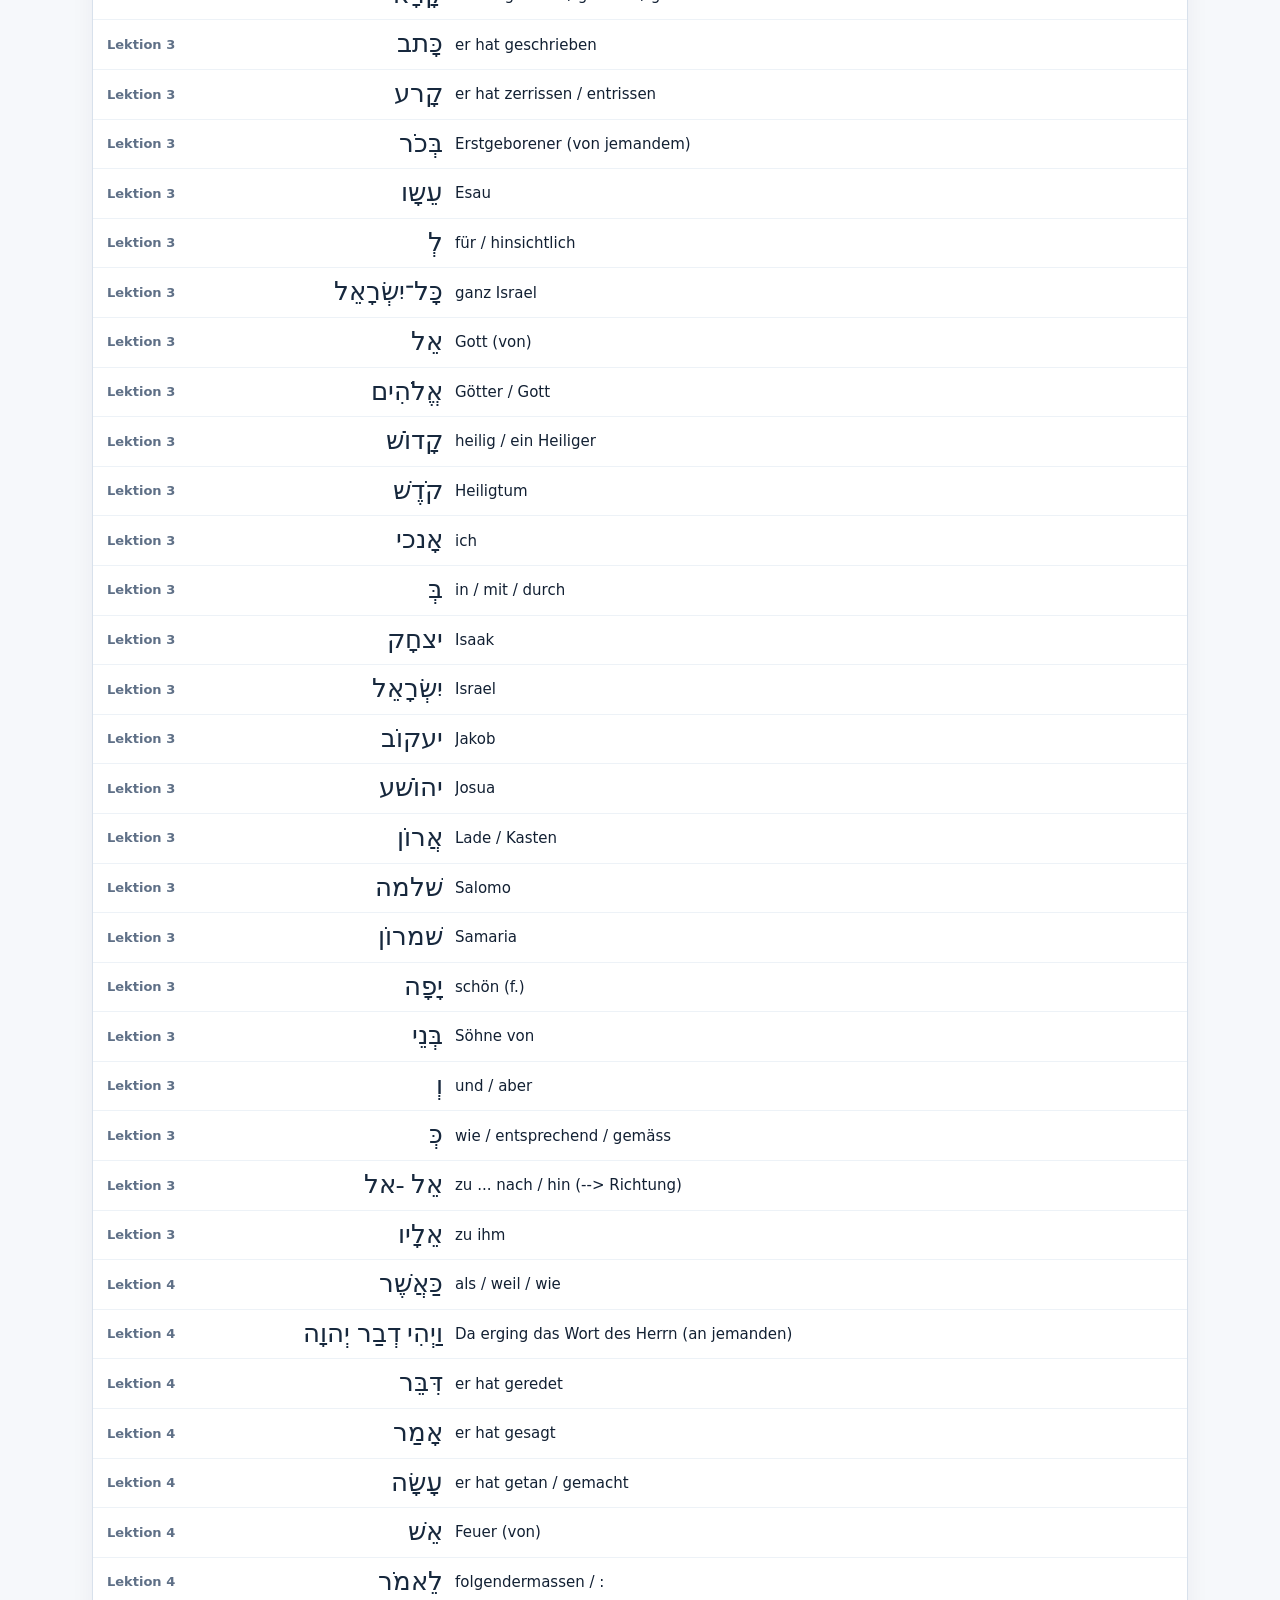
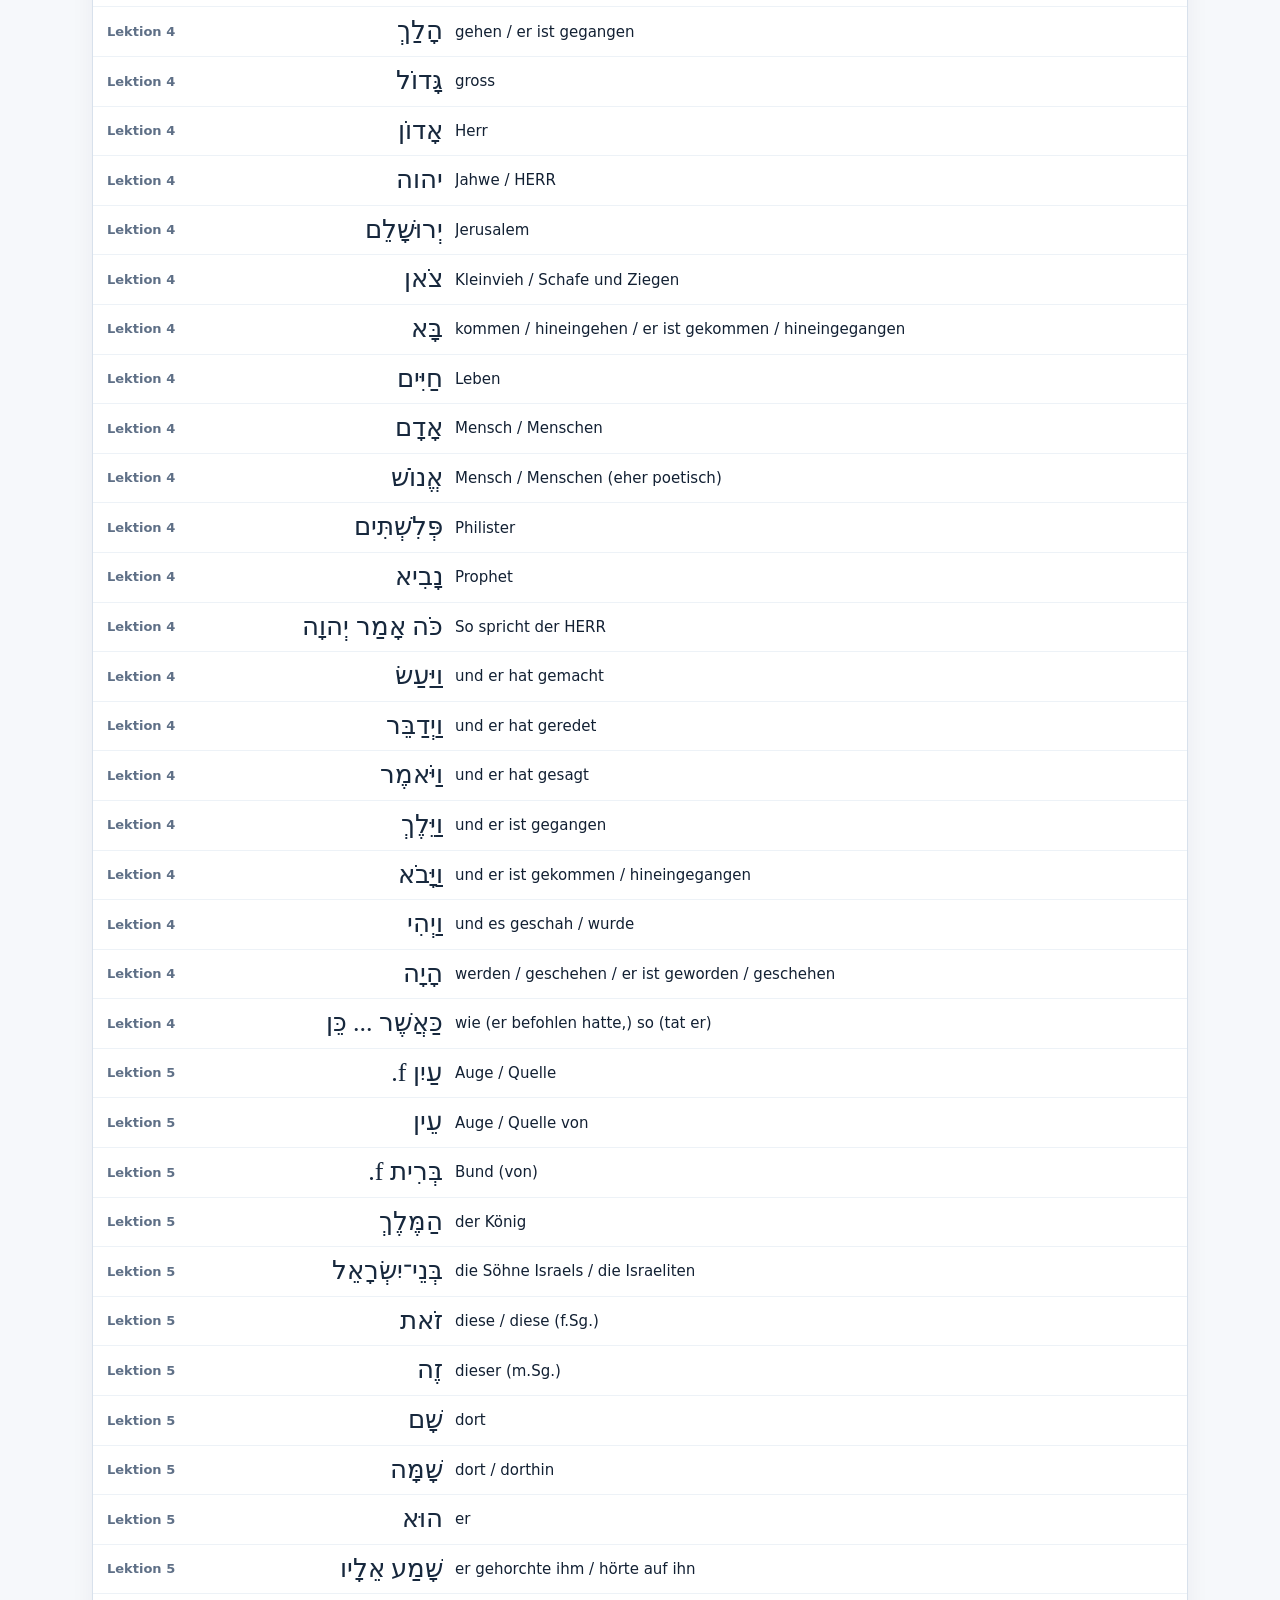
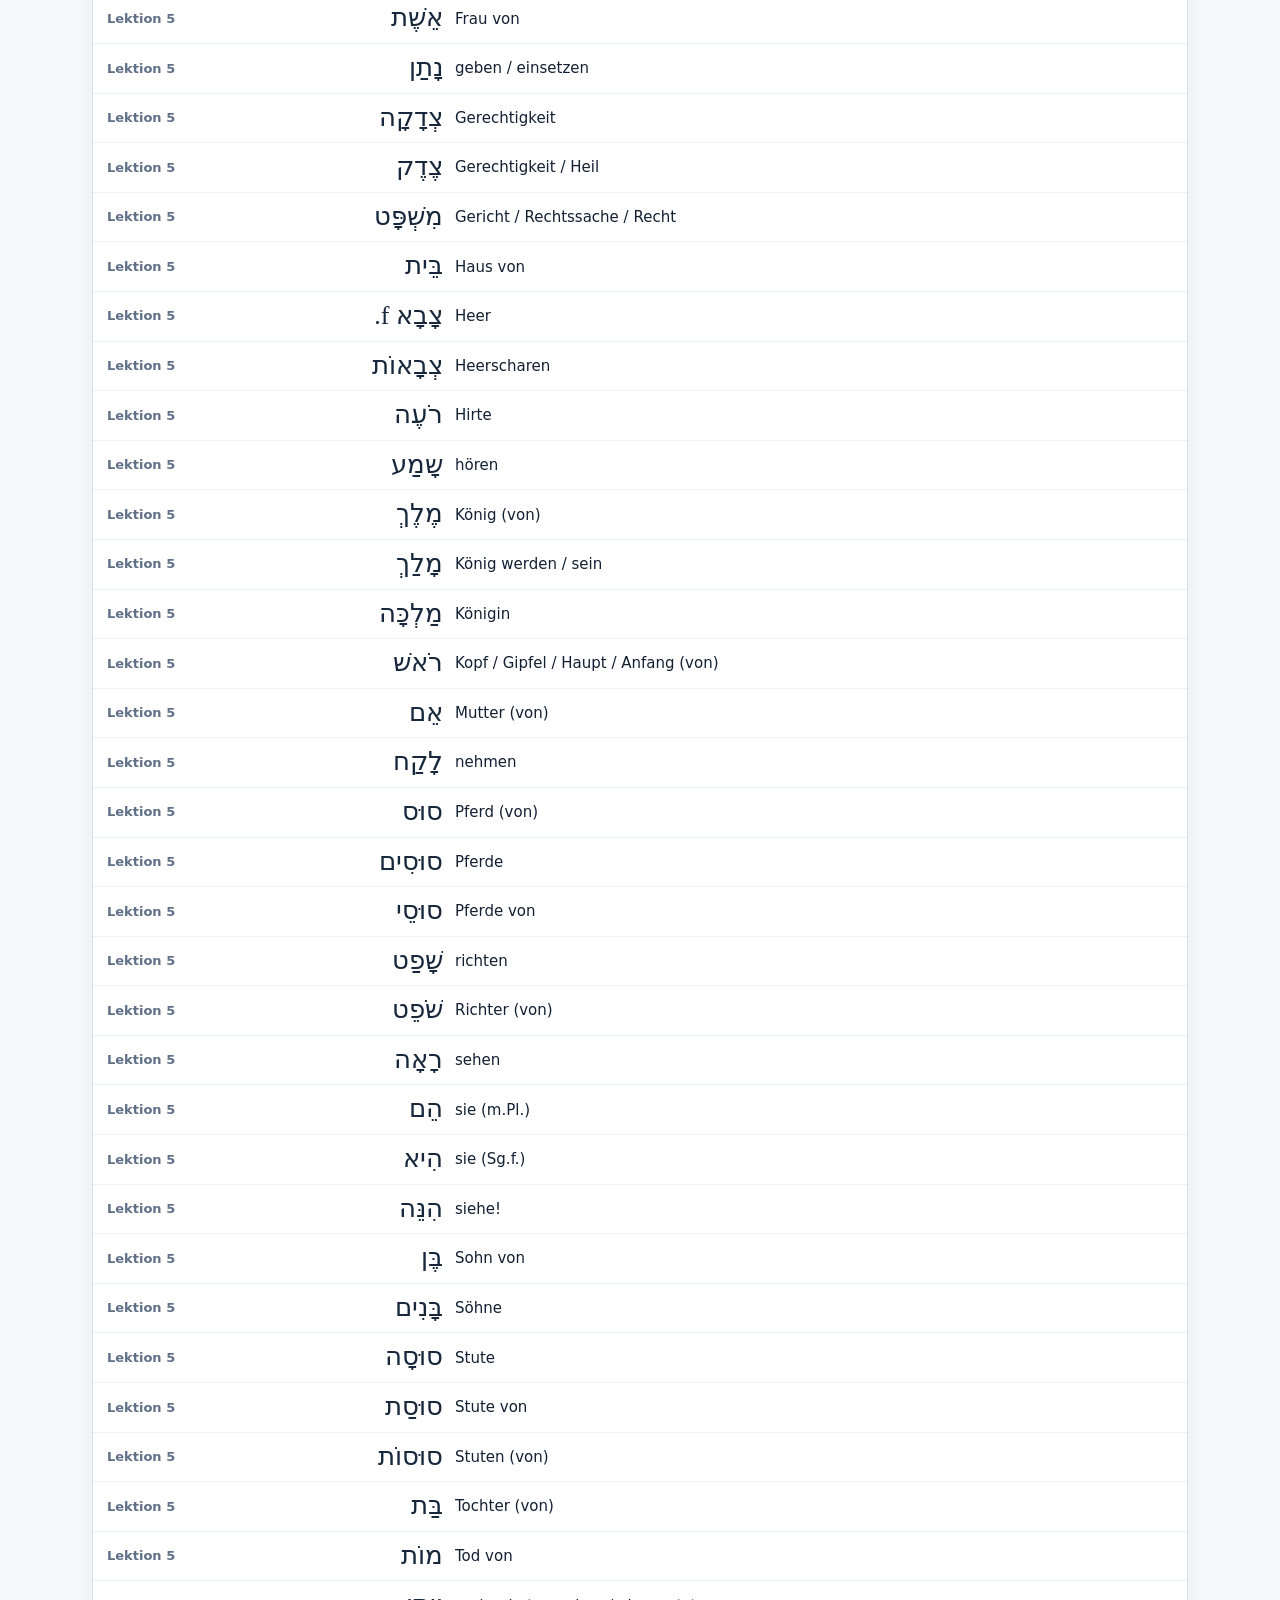
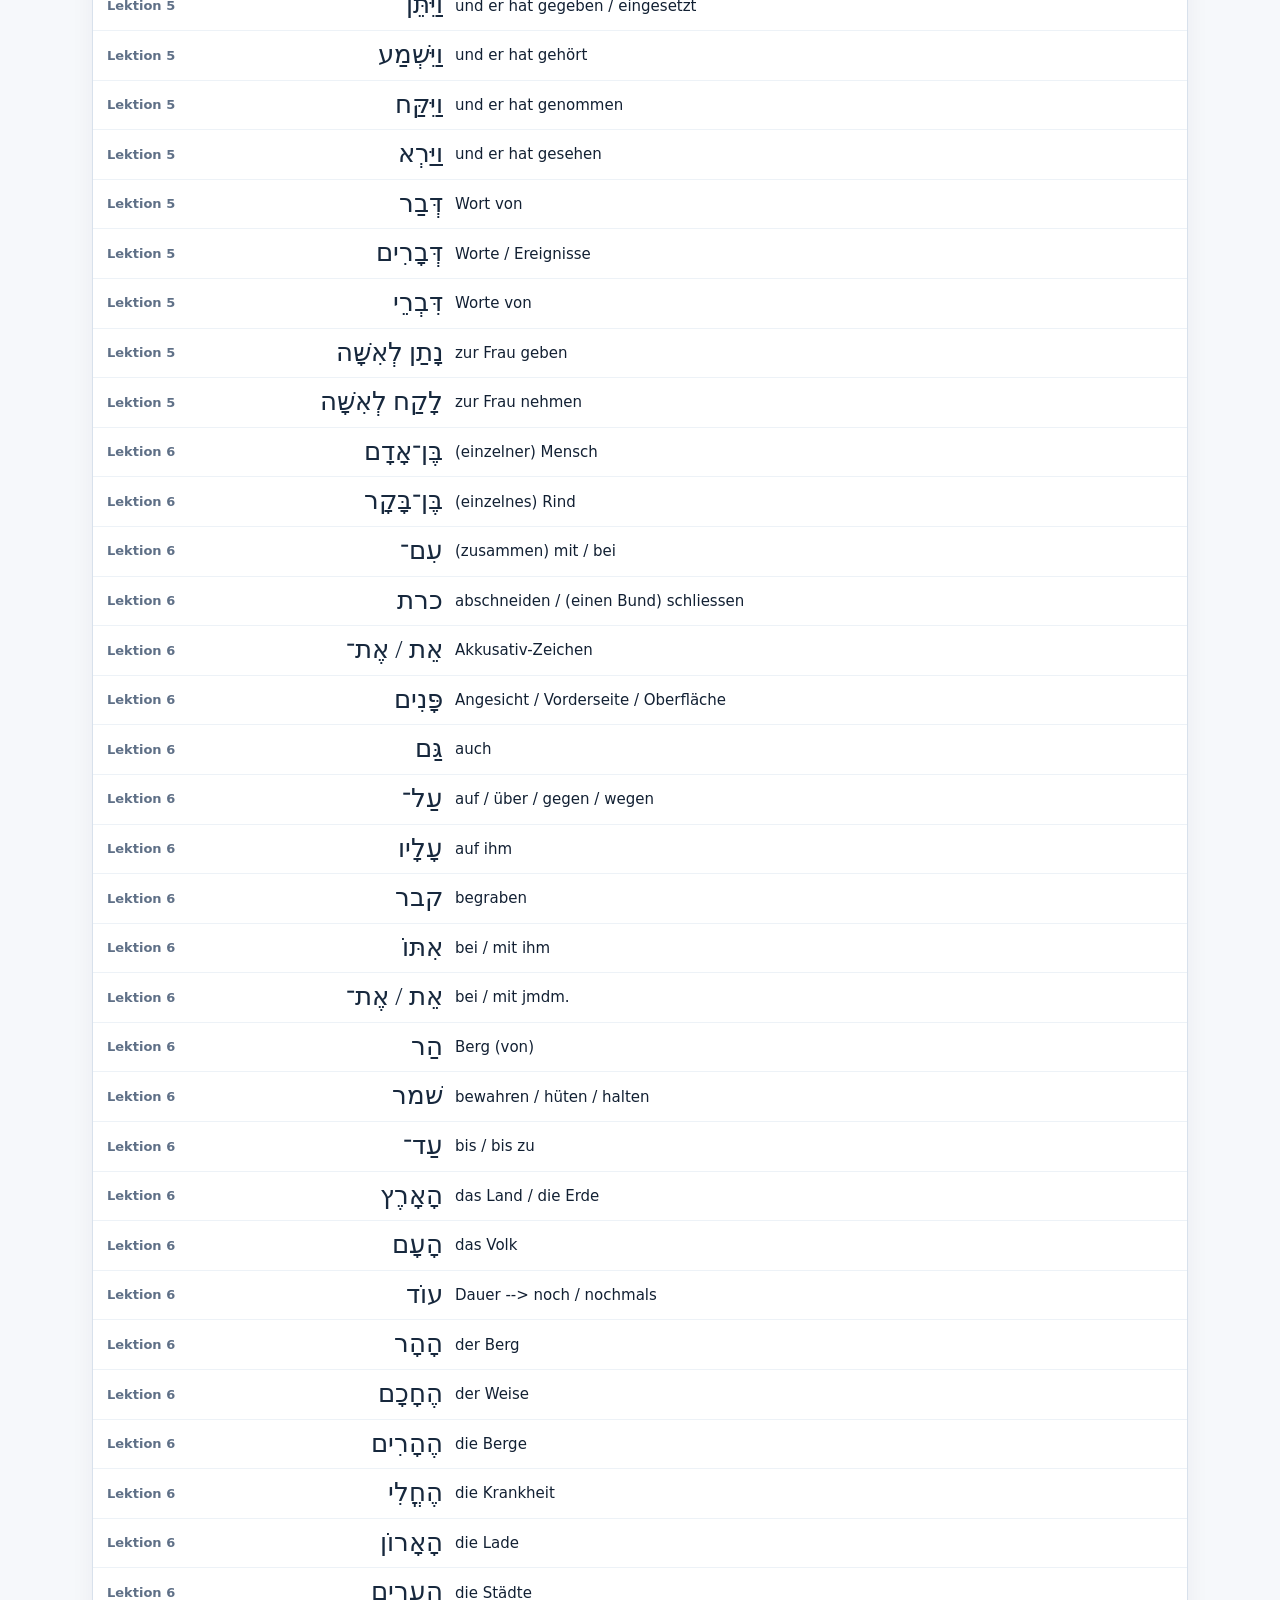
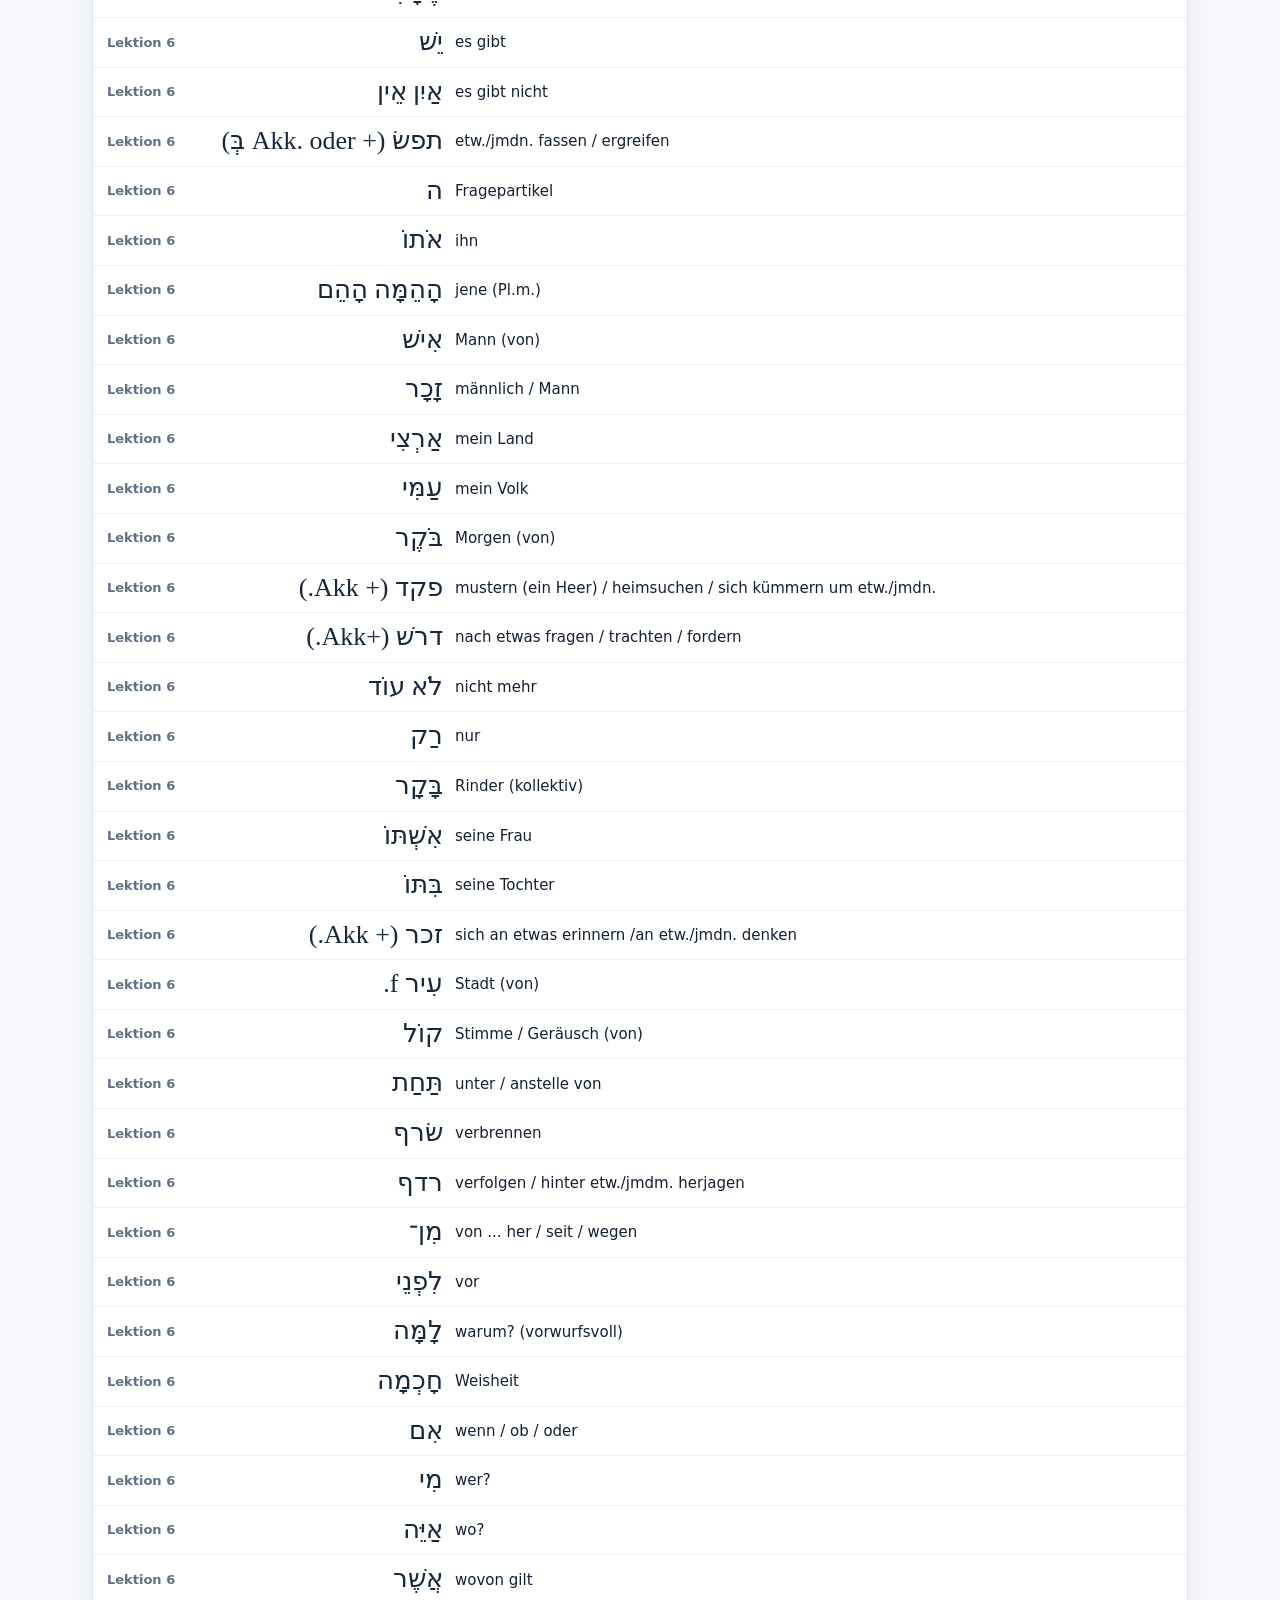
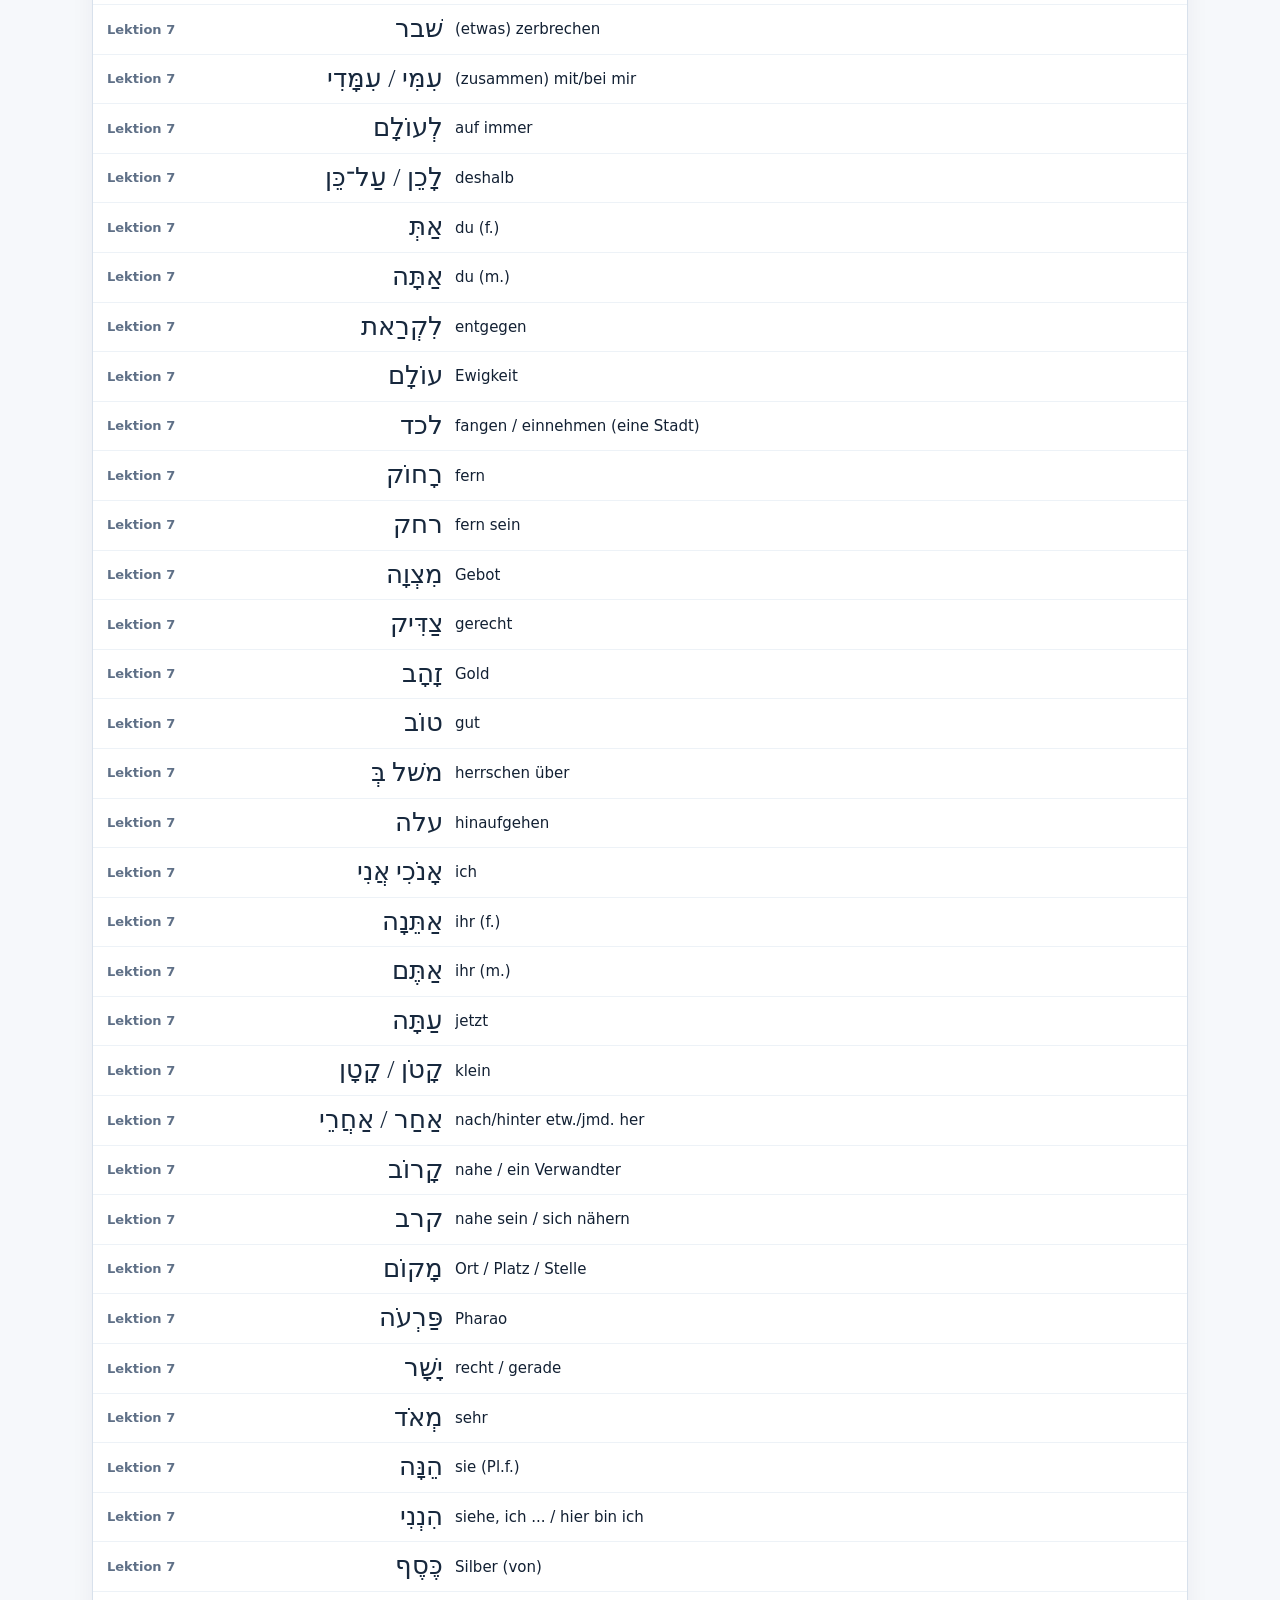
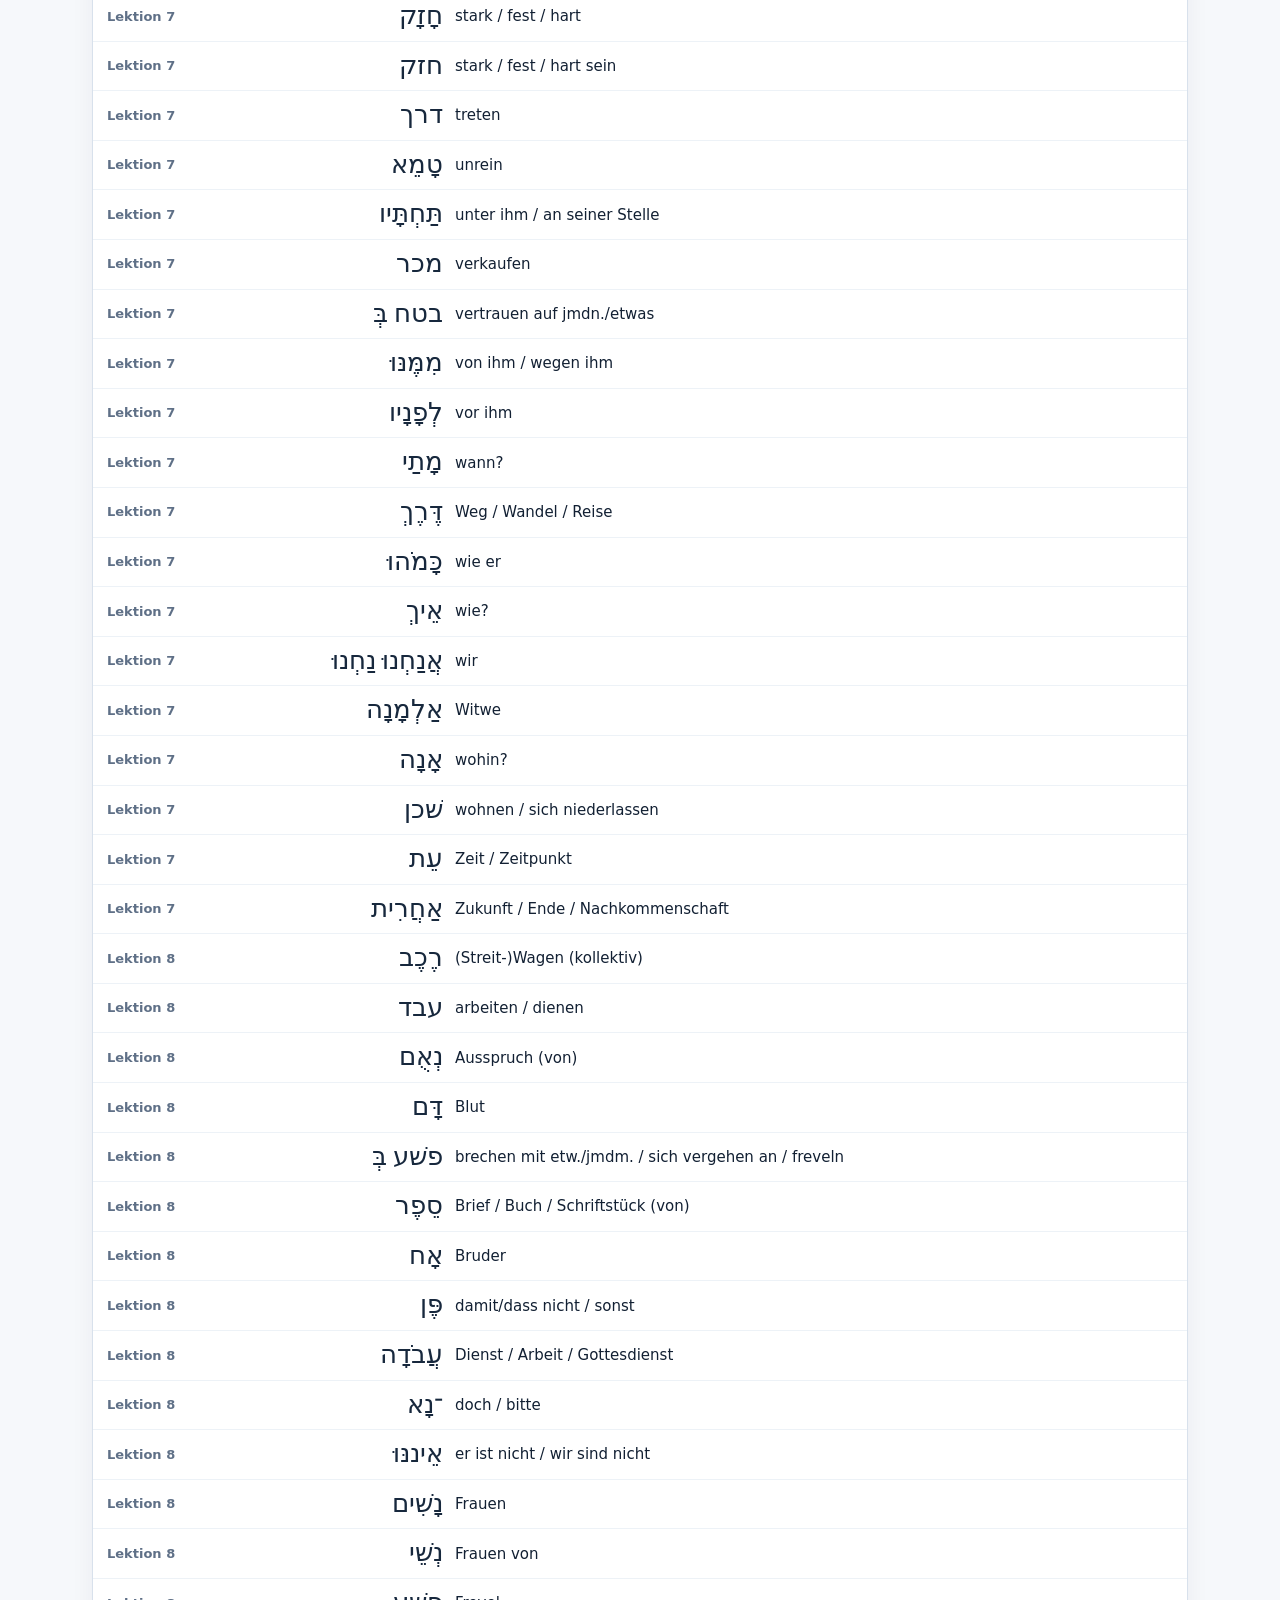
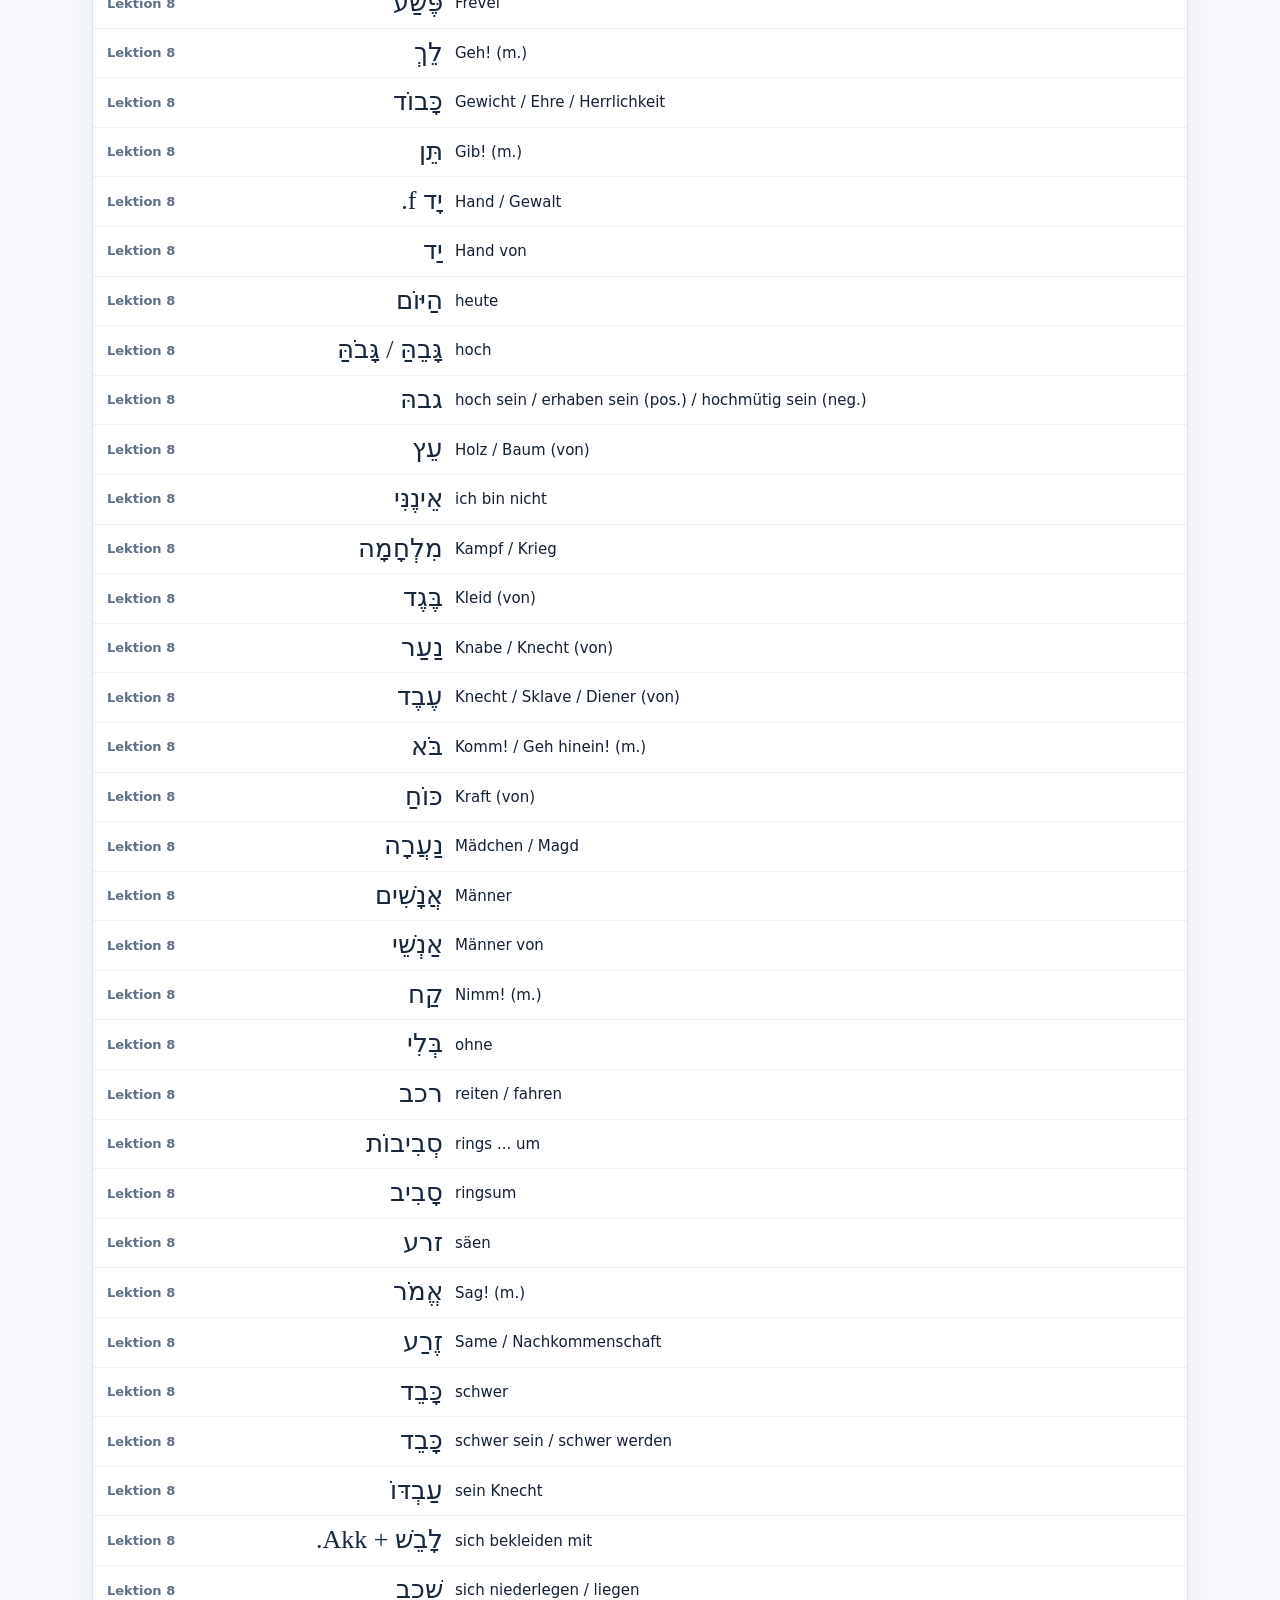
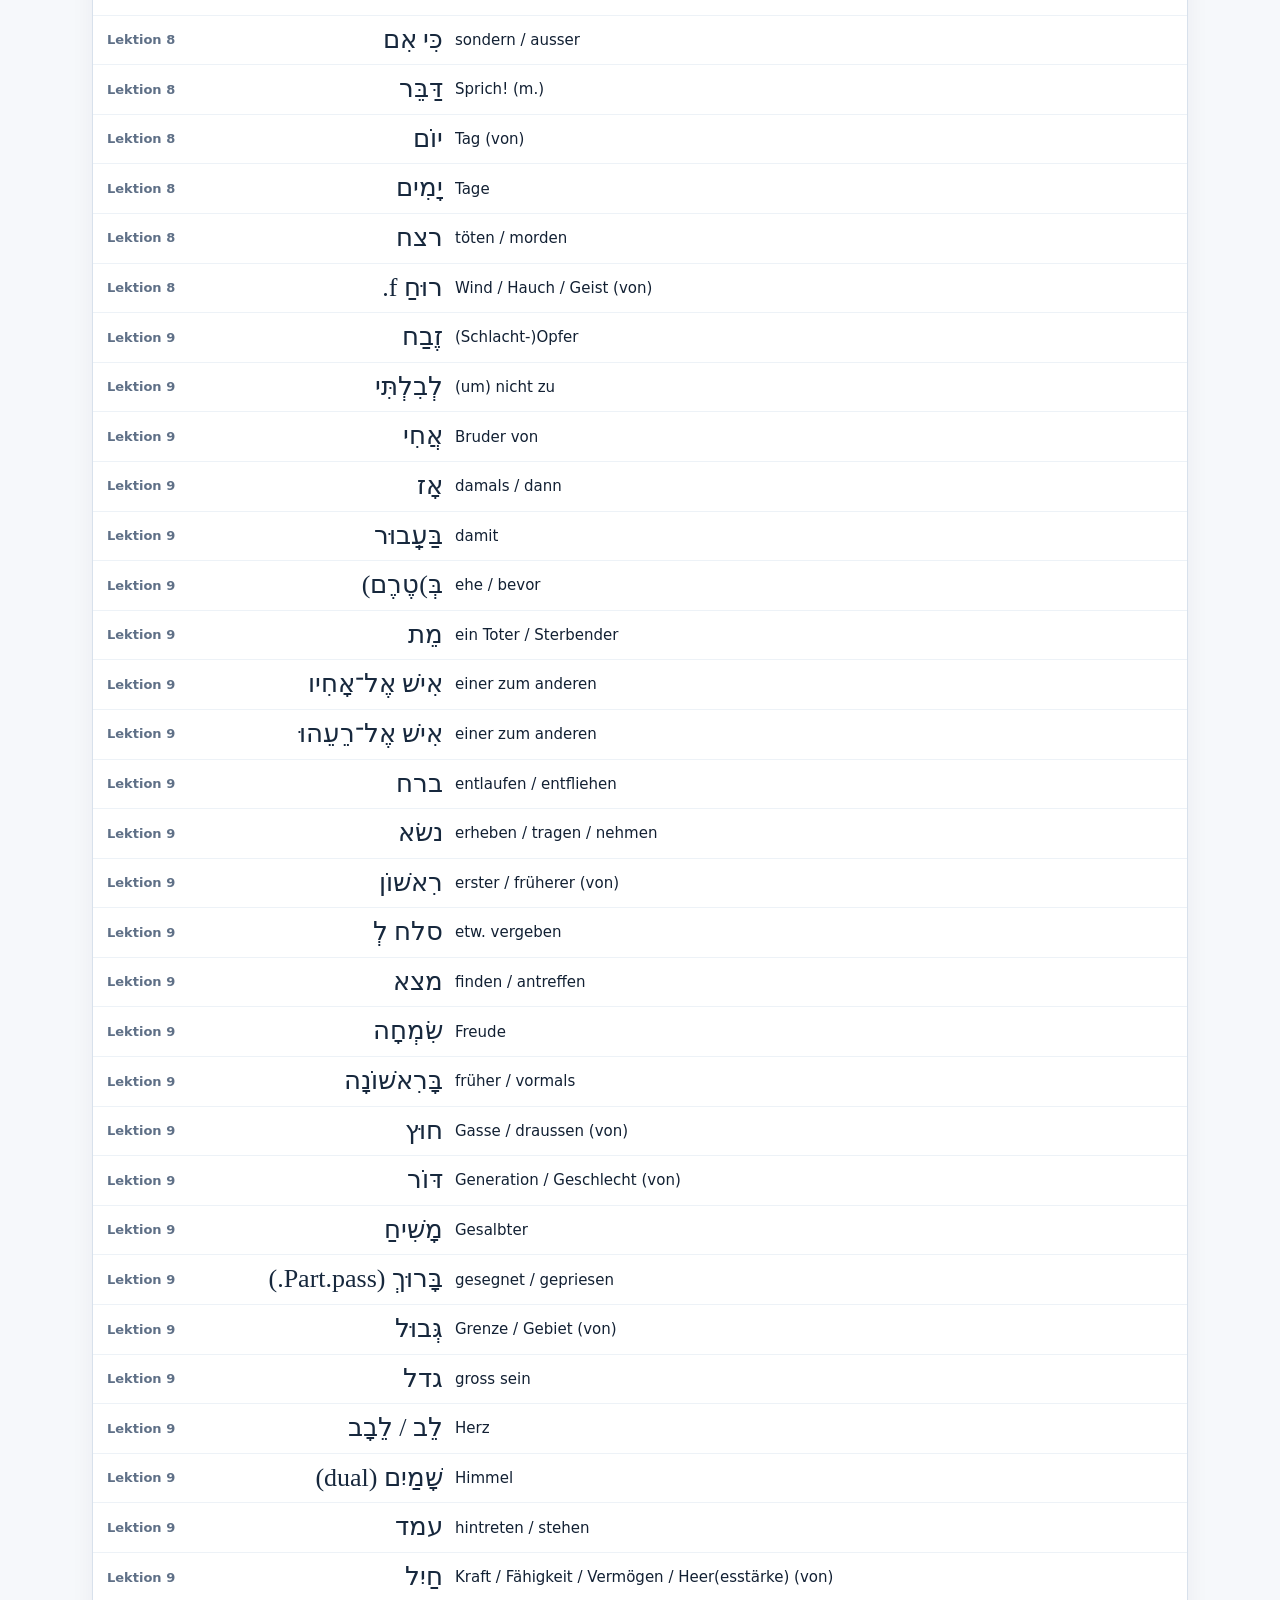
<file: HebraLex_standalone.html>
<!DOCTYPE html>
<html lang="de">
<head>
  <meta charset="UTF-8" />
  <meta name="viewport" content="width=device-width, initial-scale=1.0, viewport-fit=cover" />
  <meta name="theme-color" content="#ffffff" />
  <meta name="apple-mobile-web-app-capable" content="yes" />
  <meta name="apple-mobile-web-app-status-bar-style" content="default" />
  <meta name="apple-mobile-web-app-title" content="HebraLex" />
  <title>HebraLex</title>
  <style>
:root {
  --bg: #f6f8fb;
  --surface: #ffffff;
  --text: #122033;
  --muted: #5f7087;
  --line: #d8e1ec;
  --line-strong: #c8d4e3;
  --accent: #1858e6;
  --accent-soft: rgba(24, 88, 230, 0.08);
  --shadow: 0 8px 24px rgba(16, 31, 50, 0.05);
  --row-hover: #f8fbff;
}

* {
  box-sizing: border-box;
}

html,
body {
  margin: 0;
  padding: 0;
  background: var(--bg);
  color: var(--text);
  font-family: Inter, ui-sans-serif, system-ui, -apple-system, BlinkMacSystemFont, "Segoe UI", sans-serif;
}

body {
  min-height: 100vh;
  line-height: 1.35;
}

.app {
  width: min(100%, 1120px);
  margin: 0 auto;
  padding: 12px;
}

.topbar {
  position: sticky;
  top: 0;
  z-index: 20;
  display: flex;
  gap: 8px;
  align-items: flex-start;
  padding: 10px 0 12px;
  background: linear-gradient(180deg, rgba(246, 248, 251, 0.98) 0%, rgba(246, 248, 251, 0.94) 80%, rgba(246, 248, 251, 0) 100%);
  backdrop-filter: blur(10px);
}

.searches {
  flex: 1 1 auto;
  min-width: 0;
  display: grid;
  grid-template-columns: repeat(3, minmax(0, 1fr));
  gap: 8px;
}

.search {
  min-width: 0;
  display: flex;
  align-items: center;
  gap: 10px;
  min-height: 48px;
  padding: 0 12px;
  border: 1px solid var(--line-strong);
  border-radius: 12px;
  background: var(--surface);
  box-shadow: var(--shadow);
}

.search:focus-within {
  border-color: rgba(24, 88, 230, 0.5);
  box-shadow: 0 0 0 4px rgba(24, 88, 230, 0.08);
}

.search svg {
  width: 18px;
  height: 18px;
  color: var(--muted);
  flex: 0 0 auto;
}

#searchInput,
#transcriptionSearchInput,
#hebrewSearchInput {
  flex: 1 1 auto;
  min-width: 0;
  border: 0;
  outline: 0;
  background: transparent;
  font: inherit;
  font-size: 16px;
  color: var(--text);
}

#searchInput::placeholder,
#transcriptionSearchInput::placeholder,
#hebrewSearchInput::placeholder {
  color: #8b9ab0;
}

#hebrewSearchInput {
  direction: rtl;
  text-align: right;
  font-family: "Times New Roman", Times, Georgia, serif;
  font-size: 20px;
}

.clear-btn {
  display: none;
  width: 28px;
  height: 28px;
  border: 0;
  border-radius: 999px;
  background: #eef3f9;
  color: var(--muted);
  cursor: pointer;
  font: inherit;
  font-size: 18px;
  line-height: 1;
}

.search.has-value .clear-btn {
  display: inline-grid;
  place-items: center;
}

.filter-wrap {
  position: relative;
  flex: 0 0 auto;
}

.filter-btn {
  display: inline-flex;
  align-items: center;
  gap: 8px;
  min-height: 48px;
  padding: 0 14px;
  border: 1px solid var(--line-strong);
  border-radius: 12px;
  background: var(--surface);
  box-shadow: var(--shadow);
  color: var(--text);
  font: inherit;
  font-size: 14px;
  font-weight: 600;
  cursor: pointer;
  white-space: nowrap;
}

.filter-btn:hover,
.filter-btn[aria-expanded="true"] {
  border-color: rgba(24, 88, 230, 0.35);
  background: #fbfdff;
}

.dropdown {
  position: absolute;
  top: calc(100% + 8px);
  right: 0;
  width: min(360px, calc(100vw - 24px));
  max-height: min(65vh, 560px);
  overflow: auto;
  padding: 10px;
  border: 1px solid var(--line);
  border-radius: 14px;
  background: var(--surface);
  box-shadow: 0 18px 44px rgba(16, 31, 50, 0.12);
  display: none;
}

.dropdown.is-open {
  display: block;
}

.dropdown-tools {
  display: flex;
  gap: 8px;
  margin-bottom: 10px;
  padding-bottom: 10px;
  border-bottom: 1px solid #edf2f7;
}

.tool-btn {
  min-height: 32px;
  padding: 0 10px;
  border: 1px solid var(--line);
  border-radius: 9px;
  background: #fff;
  color: var(--text);
  font: inherit;
  font-size: 13px;
  cursor: pointer;
}

.tool-btn:hover {
  border-color: rgba(24, 88, 230, 0.35);
  background: #fbfdff;
}

.dropdown-section {
  display: grid;
  gap: 8px;
  padding-bottom: 12px;
  margin-bottom: 12px;
  border-bottom: 1px solid #edf2f7;
}

.dropdown-section-lessons {
  padding-bottom: 0;
  margin-bottom: 0;
  border-bottom: 0;
}

.dropdown-section-title {
  font-size: 12px;
  font-weight: 700;
  letter-spacing: 0.04em;
  text-transform: uppercase;
  color: var(--muted);
}

.lesson-option {
  display: flex;
  align-items: center;
  gap: 10px;
  min-height: 36px;
  padding: 0 8px;
  border-radius: 10px;
  cursor: pointer;
  user-select: none;
}

.lesson-option:hover {
  background: var(--accent-soft);
}

.lesson-option input {
  margin: 0;
}

.lesson-list {
  display: grid;
  gap: 6px;
}

.list {
  background: var(--surface);
  border: 1px solid var(--line);
  border-radius: 14px;
  box-shadow: var(--shadow);
  overflow: hidden;
}

.row {
  display: grid;
  grid-template-columns: 84px minmax(150px, 240px) minmax(0, 1fr);
  gap: 12px;
  align-items: center;
  padding: 10px 14px;
  border-bottom: 1px solid #edf2f7;
}

.row:last-child {
  border-bottom: 0;
}

.row:hover {
  background: var(--row-hover);
}

.lesson {
  color: var(--muted);
  font-size: 13px;
  font-weight: 600;
  white-space: nowrap;
}

.hebrew {
  direction: rtl;
  text-align: right;
  font-family: "Times New Roman", Times, Georgia, serif;
  font-size: 26px;
  color: #17283d;
  line-height: 1.1;
  white-space: nowrap;
  overflow: hidden;
  text-overflow: ellipsis;
}

.deutsch {
  min-width: 0;
  font-size: 15px;
  white-space: nowrap;
  overflow: hidden;
  text-overflow: ellipsis;
}

mark {
  background: rgba(24, 88, 230, 0.12);
  color: inherit;
  padding: 0.02em 0.16em;
  border-radius: 0.22em;
}

.plain {
  padding: 14px;
  color: var(--muted);
  font-size: 14px;
  background: var(--surface);
  border: 1px solid var(--line);
  border-radius: 14px;
  box-shadow: var(--shadow);
}

@media (max-width: 1100px) {
  .searches {
    grid-template-columns: minmax(0, 1fr) minmax(0, 1fr);
  }
}

@media (max-width: 900px) {
  .topbar {
    align-items: stretch;
  }

  .searches {
    grid-template-columns: 1fr;
  }
}

@media (max-width: 760px) {
  .topbar {
    gap: 6px;
  }

  .filter-btn {
    padding-inline: 12px;
  }

  .row {
    grid-template-columns: 70px 110px minmax(0, 1fr);
    gap: 10px;
    padding: 9px 10px;
  }

  .hebrew {
    font-size: 22px;
  }

  .deutsch {
    font-size: 14px;
  }
}

@media (max-width: 560px) {
  .app {
    padding: 8px;
  }

  .topbar {
    flex-wrap: nowrap;
    gap: 6px;
  }

  .search {
    padding-inline: 10px;
    gap: 8px;
  }

  .filter-wrap {
    width: auto;
    flex: 0 0 auto;
  }

  .filter-btn {
    width: auto;
    min-width: 96px;
    padding-inline: 12px;
    justify-content: center;
    font-size: 13px;
  }

  .dropdown {
    left: auto;
    right: 0;
    width: min(320px, calc(100vw - 16px));
  }

  .row {
    grid-template-columns: 64px 88px minmax(0, 1fr);
  }
}

.hebrew-keyboard-panel {
  margin: -6px 0 12px;
  padding: 6px;
  border: 1px solid var(--line);
  border-radius: 14px;
  background: var(--surface);
  box-shadow: 0 18px 44px rgba(16, 31, 50, 0.12);
}

.hebrew-keyboard-panel[hidden] {
  display: none;
}

.hebrew-keyboard {
  width: 100%;
  display: flex;
  flex-wrap: wrap;
  align-items: flex-start;
  gap: 2px;
  padding: 2px;
  border: 1px solid var(--line);
  border-radius: 10px;
  background: var(--surface);
}

.hebrew-keyboard-key {
  appearance: none;
  width: 50px;
  height: 50px;
  padding: 0;
  border: 1px solid var(--line);
  border-radius: 8px;
  background: var(--surface);
  color: var(--text);
  cursor: pointer;
  display: grid;
  place-items: center;
  position: relative;
  overflow: hidden;
  font-family: "SBL Hebrew", "Cardo", "Noto Sans Hebrew", "Times New Roman", "Arial Hebrew", "Segoe UI Symbol", serif;
}

.hebrew-keyboard-key:hover {
  border-color: #b8c4d1;
  filter: brightness(0.995);
}

.hebrew-keyboard-key.blocked {
  background: #f1f4f8;
  color: #9aa6b4;
}

.hebrew-keyboard-key.active {
  border-color: #7ba5ea;
  background: #d7e7ff;
}

.hebrew-keyboard-key.tone-consonant {
  background: #eef4ff;
  border-color: #d9e6ff;
}

.hebrew-keyboard-key.tone-vowel {
  background: #edf9f3;
  border-color: #d5efdf;
}

.hebrew-keyboard-key.tone-sign {
  background: #fff6e9;
  border-color: #fde8c6;
}

.hebrew-keyboard-glyph {
  display: inline-block;
  line-height: 1;
  white-space: nowrap;
  user-select: none;
  pointer-events: none;
}

.hebrew-keyboard-glyph.consonant {
  font-size: 40px;
  transform: translateY(1px);
}

.hebrew-keyboard-glyph.mark {
  font-size: 40px;
  transform: translateY(-1px);
}

@media (max-width: 760px) {
  .hebrew-keyboard-panel {
    margin-top: -2px;
    padding: 4px;
    border-radius: 12px;
  }

  .hebrew-keyboard {
    gap: 2px;
    padding: 2px;
  }

  .hebrew-keyboard-key {
    width: 32px;
    height: 32px;
    border-radius: 6px;
  }

  .hebrew-keyboard-glyph.consonant {
    font-size: 22px;
  }

  .hebrew-keyboard-glyph.mark {
    font-size: 27px;
  }
}

@media (max-width: 390px) {
  .hebrew-keyboard-key {
    width: 30px;
    height: 30px;
  }
}


.topbar-actions {
  flex: 0 0 auto;
  display: flex;
  gap: 8px;
  align-items: center;
}

.info-btn {
  display: inline-grid;
  place-items: center;
  width: 32px;
  height: 32px;
  border: 1px solid var(--line-strong);
  border-radius: 999px;
  background: var(--surface);
  box-shadow: var(--shadow);
  color: var(--text);
  font: inherit;
  font-size: 14px;
  font-weight: 700;
  cursor: pointer;
}

.info-btn:hover,
.info-btn[aria-expanded="true"] {
  border-color: rgba(24, 88, 230, 0.35);
  background: #fbfdff;
}

.info-overlay {
  position: fixed;
  inset: 0;
  z-index: 80;
  display: grid;
  place-items: center;
  padding: 20px;
  background: rgba(18, 32, 51, 0.42);
}

.info-overlay[hidden] {
  display: none;
}

.info-dialog {
  position: relative;
  width: min(920px, 100%);
  min-height: 260px;
  max-height: min(88vh, 920px);
  overflow: auto;
  border: 1px solid var(--line);
  border-radius: 18px;
  background: var(--surface);
  box-shadow: 0 24px 70px rgba(16, 31, 50, 0.22);
}

.info-close-btn {
  position: absolute;
  top: 12px;
  right: 12px;
  display: inline-grid;
  place-items: center;
  width: 32px;
  height: 32px;
  border: 0;
  border-radius: 999px;
  background: #eef3f9;
  color: var(--muted);
  cursor: pointer;
  font: inherit;
  font-size: 20px;
  line-height: 1;
}

.info-close-btn:hover {
  background: #e2ebf5;
  color: var(--text);
}

.info-content {
  min-height: 260px;
  padding: 56px 24px 24px;
}

.info-title {
  margin: 0 0 16px;
  font-size: 24px;
  line-height: 1.15;
}

.info-copy {
  margin-bottom: 16px;
  color: var(--text);
}

.info-copy p {
  margin: 0;
}

.info-tabs {
  display: flex;
  gap: 8px;
  margin-bottom: 18px;
  padding-bottom: 12px;
  border-bottom: 1px solid #edf2f7;
}

.info-tab-btn {
  min-height: 36px;
  padding: 0 14px;
  border: 1px solid var(--line);
  border-radius: 999px;
  background: #fff;
  color: var(--muted);
  font: inherit;
  font-size: 14px;
  font-weight: 600;
  cursor: pointer;
}

.info-tab-btn:hover {
  border-color: rgba(24, 88, 230, 0.35);
  color: var(--text);
}

.info-tab-btn.is-active,
.info-tab-btn[aria-selected="true"] {
  border-color: rgba(24, 88, 230, 0.35);
  background: #eef4ff;
  color: var(--accent);
}

.info-tab-panel {
  display: none;
}

.info-tab-panel.is-active {
  display: block;
}

.info-general {
  display: grid;
  gap: 16px;
}

.info-section {
  display: grid;
  gap: 8px;
}

.info-section h3 {
  margin: 0;
  font-size: 17px;
  line-height: 1.25;
}

.info-section p {
  margin: 0;
}

.info-section code {
  padding: 0.05em 0.28em;
  border-radius: 0.28em;
  background: #eef3f9;
  font-family: ui-monospace, SFMono-Regular, Menlo, Monaco, Consolas, "Liberation Mono", monospace;
  font-size: 0.95em;
}

.mapping-grid {
  display: grid;
  grid-template-columns: minmax(0, 1.25fr) minmax(0, 1fr) minmax(220px, 0.8fr);
  gap: 12px;
  align-items: start;
}

.mapping-card {
  padding: 14px;
  border: 1px solid var(--line);
  border-radius: 12px;
}

.mapping-card h3 {
  margin: 0 0 12px;
  font-size: 18px;
  line-height: 1.2;
}

.mapping-card-consonants {
  background: #eef4ff;
  border-color: #d9e6ff;
}

.mapping-card-vowels {
  background: #edf9f3;
  border-color: #d5efdf;
}

.mapping-card-signs {
  background: #fff6e9;
  border-color: #fde8c6;
}

.mapping-list {
  list-style: none;
  margin: 0;
  padding: 0;
  display: grid;
  gap: 8px;
}

.mapping-list li {
  display: grid;
  grid-template-columns: max-content max-content max-content;
  align-items: center;
  justify-content: start;
  gap: 6px;
}

.mapping-key {
  font-family: ui-monospace, SFMono-Regular, Menlo, Monaco, Consolas, "Liberation Mono", monospace;
  font-size: 14px;
}

.mapping-arrow {
  color: var(--muted);
}

.mapping-value {
  font-family: "SBL Hebrew", "Cardo", "Noto Sans Hebrew", "Times New Roman", "Arial Hebrew", "Segoe UI Symbol", serif;
  font-size: 24px;
  line-height: 1;
  direction: rtl;
  text-align: left;
}

@media (max-width: 900px) {
  .topbar {
    align-items: stretch;
  }

  .mapping-grid {
    grid-template-columns: 1fr;
  }
}

@media (max-width: 560px) {
  .topbar-actions {
    gap: 6px;
  }

  .info-content {
    padding: 56px 16px 18px;
  }

  .info-title {
    font-size: 22px;
  }

  .info-tabs {
    flex-wrap: wrap;
  }

  .mapping-list li {
    grid-template-columns: max-content max-content max-content;
    gap: 6px;
  }

  .mapping-key {
    font-size: 13px;
  }

  .mapping-value {
    font-size: 22px;
  }
}

/* Refined info overlay layout */
.info-dialog {
  display: grid;
  overflow: hidden;
  padding: 8px;
}

.info-close-btn {
  z-index: 2;
  top: 18px;
  right: 18px;
}

.info-content {
  max-height: min(calc(88vh - 16px), 904px);
  overflow-y: auto;
  overscroll-behavior: contain;
  border-radius: 14px;
  padding: 48px 20px 20px;
  scrollbar-gutter: stable;
}

.info-content::-webkit-scrollbar {
  width: 10px;
}

.info-content::-webkit-scrollbar-track {
  background: transparent;
}

.info-content::-webkit-scrollbar-thumb {
  border: 3px solid transparent;
  border-radius: 999px;
  background: #cfd8e3;
  background-clip: content-box;
}

.info-content::-webkit-scrollbar-thumb:hover {
  background: #aebdcb;
  background-clip: content-box;
}

.info-general {
  gap: 12px;
}

.info-card {
  display: grid;
  gap: 10px;
  padding: 14px;
  border: 1px solid var(--line);
  border-radius: 14px;
  background: #fff;
}

.info-source-card {
  background: #f8fbff;
}

.info-warning-card {
  background: #fffaf2;
  border-color: #fde8c6;
}

.info-card h3,
.info-card h4 {
  margin: 0;
  line-height: 1.25;
}

.info-card h3 {
  font-size: 17px;
}

.info-card h4 {
  margin-top: 2px;
  font-size: 14px;
  color: var(--muted);
}

.info-list,
.info-def-list {
  margin: 0;
  padding: 0;
}

.info-list {
  display: grid;
  gap: 7px;
  padding-left: 1.15rem;
}

.info-compact-list {
  gap: 5px;
}

.info-def-list {
  display: grid;
  gap: 8px;
}

.info-def-list > div {
  display: grid;
  grid-template-columns: minmax(110px, 0.32fr) minmax(0, 1fr);
  gap: 10px;
  align-items: start;
  padding: 8px 0;
  border-top: 1px solid #edf2f7;
}

.info-def-list > div:first-child {
  border-top: 0;
  padding-top: 0;
}

.info-def-list > div:last-child {
  padding-bottom: 0;
}

.info-def-list dt {
  font-weight: 700;
}

.info-def-list dd {
  margin: 0;
  color: var(--text);
}

/* Keep the keyboard mapping in columns on narrow screens. */
.mapping-grid {
  grid-template-columns: minmax(0, 1.25fr) minmax(0, 0.88fr) minmax(0, 0.55fr);
  gap: clamp(5px, 1.4vw, 12px);
}

.mapping-card {
  min-width: 0;
  overflow: hidden;
  padding: clamp(8px, 1.5vw, 14px);
}

.mapping-card h3 {
  margin-bottom: clamp(7px, 1.2vw, 12px);
  font-size: clamp(13px, 2vw, 18px);
}

.mapping-list {
  gap: clamp(4px, 1vw, 8px);
}

.mapping-list li {
  min-width: 0;
  gap: clamp(2px, 0.8vw, 6px);
}

.mapping-key {
  min-width: 0;
  font-size: clamp(10px, 1.55vw, 14px);
  white-space: nowrap;
}

.mapping-arrow {
  font-size: clamp(10px, 1.4vw, 14px);
}

.mapping-value {
  font-size: clamp(17px, 3vw, 24px);
}

@media (max-width: 900px) {
  .mapping-grid {
    grid-template-columns: minmax(0, 1.25fr) minmax(0, 0.88fr) minmax(0, 0.55fr);
  }
}

@media (max-width: 560px) {
  .info-overlay {
    padding: 12px;
  }

  .info-dialog {
    max-height: calc(100dvh - 24px);
    padding: 6px;
  }

  .info-close-btn {
    top: 14px;
    right: 14px;
  }

  .info-content {
    max-height: calc(100dvh - 36px);
    padding: 46px 12px 14px;
  }

  .info-card {
    padding: 12px;
  }

  .info-def-list > div {
    grid-template-columns: 1fr;
    gap: 3px;
  }

  .mapping-grid {
    grid-template-columns: minmax(0, 1.22fr) minmax(0, 0.85fr) minmax(0, 0.5fr);
    gap: 5px;
  }

  .mapping-card {
    padding: 7px;
    border-radius: 10px;
  }

  .mapping-card h3 {
    font-size: 12px;
  }

  .mapping-key {
    font-size: 9.5px;
  }

  .mapping-arrow {
    font-size: 10px;
  }

  .mapping-value {
    font-size: 16px;
  }
}

@media (max-width: 380px) {
  .mapping-grid {
    gap: 4px;
  }

  .mapping-card {
    padding: 6px;
  }

  .mapping-list li {
    gap: 2px;
  }

  .mapping-key {
    font-size: 8.5px;
  }

  .mapping-arrow {
    font-size: 9px;
  }

  .mapping-value {
    font-size: 15px;
  }
}

/* Keyboard-info refinements: keep columns first, shrink text only on very narrow screens. */
.keyboard-info {
  margin-bottom: 14px;
}

.keyboard-info .info-card {
  background: #f8fbff;
}

.mapping-grid {
  grid-template-columns: minmax(0, 1.28fr) minmax(0, 0.78fr) minmax(0, 0.44fr);
  gap: clamp(4px, 1vw, 12px);
}

.mapping-card {
  min-width: 0;
  padding: clamp(6px, 1.2vw, 14px);
}

.mapping-card h3 {
  font-size: 18px;
}

.mapping-list {
  gap: clamp(4px, 0.8vw, 8px);
}

.mapping-list li {
  min-width: 0;
  grid-template-columns: max-content max-content max-content;
  gap: clamp(2px, 0.55vw, 6px);
}

.mapping-key {
  min-width: 0;
  font-size: 14px;
  white-space: nowrap;
}

.mapping-arrow {
  font-size: 14px;
}

.mapping-value {
  font-size: 24px;
}

@media (max-width: 560px) {
  .mapping-grid {
    grid-template-columns: minmax(0, 1.28fr) minmax(0, 0.78fr) minmax(0, 0.44fr);
    gap: 4px;
  }

  .mapping-card {
    padding: 6px;
  }

  .mapping-card h3 {
    font-size: 16px;
  }

  .mapping-key {
    font-size: 14px;
  }

  .mapping-arrow {
    font-size: 14px;
  }

  .mapping-value {
    font-size: 24px;
  }
}

@media (max-width: 360px) {
  .mapping-card h3 {
    font-size: 14px;
  }

  .mapping-key {
    font-size: 12.5px;
  }

  .mapping-arrow {
    font-size: 12px;
  }

  .mapping-value {
    font-size: 21px;
  }
}

@media (max-width: 330px) {
  .mapping-grid {
    gap: 3px;
  }

  .mapping-card {
    padding: 5px;
  }

  .mapping-list li {
    gap: 1.5px;
  }

  .mapping-key {
    font-size: 11.5px;
  }

  .mapping-arrow {
    font-size: 11px;
  }

  .mapping-value {
    font-size: 19px;
  }
}

  </style>
</head>
<body>
  <div class="app">
    <div class="topbar">
      <div class="searches" aria-label="Suchfelder">
        <label class="search" id="searchWrap" for="searchInput">
          <svg viewBox="0 0 24 24" fill="none" aria-hidden="true">
            <path d="M21 21l-4.35-4.35m1.85-5.15a7 7 0 11-14 0a7 7 0 0114 0z" stroke="currentColor" stroke-width="1.8" stroke-linecap="round" stroke-linejoin="round"/>
          </svg>
          <input id="searchInput" type="text" inputmode="search" autocomplete="off" spellcheck="false" placeholder="Deutsch …" aria-label="Deutsch suchen" />
          <button class="clear-btn" id="clearBtn" type="button" aria-label="Deutschsuche löschen">×</button>
        </label>

        <label class="search" id="transcriptionSearchWrap" for="transcriptionSearchInput">
          <svg viewBox="0 0 24 24" fill="none" aria-hidden="true">
            <path d="M21 21l-4.35-4.35m1.85-5.15a7 7 0 11-14 0a7 7 0 0114 0z" stroke="currentColor" stroke-width="1.8" stroke-linecap="round" stroke-linejoin="round"/>
          </svg>
          <input id="transcriptionSearchInput" type="text" inputmode="search" autocomplete="off" spellcheck="false" placeholder="Transkription (ungenau) …" aria-label="Transkription grob suchen" />
          <button class="clear-btn" id="transcriptionClearBtn" type="button" aria-label="Transkriptionssuche löschen">×</button>
        </label>

        <label class="search" id="hebrewSearchWrap" for="hebrewSearchInput">
          <svg viewBox="0 0 24 24" fill="none" aria-hidden="true">
            <path d="M21 21l-4.35-4.35m1.85-5.15a7 7 0 11-14 0a7 7 0 0114 0z" stroke="currentColor" stroke-width="1.8" stroke-linecap="round" stroke-linejoin="round"/>
          </svg>
          <input id="hebrewSearchInput" type="text" inputmode="none" autocomplete="off" spellcheck="false" dir="rtl" placeholder="Hebräisch …" aria-label="Hebräisch suchen" aria-controls="hebrewKeyboardPanel" aria-expanded="false" />
          <button class="clear-btn" id="hebrewClearBtn" type="button" aria-label="Hebräischsuche löschen">×</button>
        </label>
      </div>

      <div class="topbar-actions">
        <div class="filter-wrap">
          <button class="filter-btn" id="filterButton" type="button" aria-haspopup="true" aria-expanded="false">Kapitel</button>
          <div class="dropdown" id="dropdown" role="dialog" aria-label="Kapitel auswählen">
            <div class="dropdown-tools">
              <button class="tool-btn" id="selectAllBtn" type="button">Alle</button>
              <button class="tool-btn" id="selectNoneBtn" type="button">Keine</button>
            </div>

            <div class="dropdown-section dropdown-section-lessons">
              <div class="dropdown-section-title">Kapitel</div>
              <div class="lesson-list" id="lessonList"></div>
            </div>
          </div>
        </div>

        <button class="info-btn" id="infoButton" type="button" aria-haspopup="dialog" aria-controls="infoOverlay" aria-expanded="false" aria-label="Informationen öffnen">i</button>
      </div>
    </div>

    <div class="info-overlay" id="infoOverlay" role="dialog" aria-modal="true" aria-labelledby="infoDialogTitle" hidden>
      <div class="info-dialog" role="document">
        <button class="info-close-btn" id="infoCloseButton" type="button" aria-label="Informationen schließen">×</button>
        <div class="info-content" id="infoContent">
          <h2 class="info-title" id="infoDialogTitle">Informationen</h2>

          <div class="info-tabs" role="tablist" aria-label="Informationsbereiche">
            <button
              class="info-tab-btn is-active"
              id="infoTabButtonGeneral"
              type="button"
              role="tab"
              aria-selected="true"
              aria-controls="infoPanelGeneral"
              data-tab-target="general"
            >
              Allgemein
            </button>
            <button
              class="info-tab-btn"
              id="infoTabButtonKeyboard"
              type="button"
              role="tab"
              aria-selected="false"
              aria-controls="infoPanelKeyboard"
              data-tab-target="keyboard"
              tabindex="-1"
            >
              Tastatur
            </button>
          </div>

          <section class="info-tab-panel is-active" id="infoPanelGeneral" role="tabpanel" aria-labelledby="infoTabButtonGeneral" data-tab-panel="general">
            <div class="info-copy info-general">
              <section class="info-card info-source-card">
                <h3>Vokabular</h3>
                <ul class="info-list">
                  <li><strong>Quelle:</strong> Anki-Datei mit dem Unterrichtsvokabular.</li>
                  <li><strong>Grundlage:</strong> <em>Alttestamentliches Hebräisch. Vorbereitung auf das Hebraicum</em> von Barbara Mäder.</li>
                  <li><strong>Zweck:</strong> Lern- und Suchhilfe für den Hebräischunterricht an der STH Basel.</li>
                  <li><strong>Hinweis:</strong> HebraLex ist kein vollständiges Wörterbuch, sondern auf das vorhandene Vokabular beschränkt.</li>
                </ul>
              </section>

              <section class="info-card">
                <h3>Suche</h3>
                <dl class="info-def-list">
                  <div>
                    <dt>Deutsch</dt>
                    <dd>Sucht in deutschen Bedeutungen und weiteren deutschen Angaben.</dd>
                  </div>
                  <div>
                    <dt>Transkription</dt>
                    <dd>Sucht in den gespeicherten Umschriften. Diese Suche ist bewusst ungenau.</dd>
                  </div>
                  <div>
                    <dt>Hebräisch</dt>
                    <dd>Sucht im hebräischen Wortbestand ohne Vokale und Punktierung.</dd>
                  </div>
                </dl>
              </section>

              <section class="info-card">
                <h3>Hebräische Suche</h3>
                <ul class="info-list">
                  <li>Vokale, Akzente und andere Punktierungen werden entfernt.</li>
                  <li>Gesucht wird dadurch vor allem nach den Konsonanten beziehungsweise Radikalen.</li>
                  <li>Das hilft, wenn du die Vokalisierung nicht kennst oder nicht eingeben möchtest.</li>
                  <li>Im Feld <strong>„Hebräisch …“</strong> öffnet sich eine hebräische Bildschirmtastatur.</li>
                  <li>Mehr zur Belegung der physischen Tastatur steht im Tab <strong>„Tastatur“</strong>.</li>
                </ul>
              </section>

              <section class="info-card info-warning-card">
                <h3>Transkriptionssuche</h3>
                <ul class="info-list">
                  <li><strong>Wichtig:</strong> Das Programm übersetzt deine Eingabe nicht.</li>
                  <li>Es vergleicht deine Eingabe nur mit den gespeicherten Transkriptionsformen aus den Vokabeldaten.</li>
                  <li>Transkriptionen sind nicht eindeutig. Ein hebräischer Laut kann unterschiedlich umschrieben werden.</li>
                  <li>Darum kann die Suche Treffer übersehen oder auch nur ungefähr passende Treffer anzeigen.</li>
                </ul>

                <h4>So funktioniert das Matching ungefähr</h4>
                <ul class="info-list info-compact-list">
                  <li>Groß-/Kleinschreibung, Akzente und Satzzeichen werden vereinheitlicht.</li>
                  <li>Varianten mit <code>/</code> werden getrennt geprüft.</li>
                  <li>Ähnliche Schreibweisen werden angenähert, zum Beispiel <code>ts</code>/<code>z</code> → <code>s</code> und <code>j</code>/<code>y</code> → <code>i</code>.</li>
                  <li>Doppelte Buchstaben werden vereinfacht.</li>
                  <li>Exakte Treffer, Wortanfänge, enthaltene Wortteile und ähnliche Zeichenfolgen bekommen unterschiedliche Trefferpunkte.</li>
                </ul>
              </section>

              <section class="info-card">
                <h3>Kapitel</h3>
                <ul class="info-list">
                  <li>Über <strong>„Kapitel“</strong> können einzelne Kapitel ein- oder ausgeblendet werden.</li>
                  <li>So lässt sich die Suche auf den aktuellen Lernstoff begrenzen.</li>
                  <li><strong>Alle</strong> und <strong>Keine</strong> setzen die Kapitel-Auswahl schnell zurück.</li>
                </ul>
              </section>
            </div>
          </section>

          <section class="info-tab-panel" id="infoPanelKeyboard" role="tabpanel" aria-labelledby="infoTabButtonKeyboard" data-tab-panel="keyboard" hidden>
            <div class="info-copy keyboard-info">
              <section class="info-card">
                <h3>Tastatur</h3>
                <ul class="info-list">
                  <li><strong>Feld:</strong> <strong>„Hebräisch …“</strong></li>
                  <li><strong>Eingabe:</strong> Bildschirmtastatur oder physische Tastatur</li>
                  <li><strong>Vokale:</strong> werden auf den zuletzt eingegebenen hebräischen Buchstaben gesetzt</li>
                  <li><strong>Zeichen:</strong> Schwa und Dagesch/Mappiq werden ebenfalls an den letzten Buchstaben angefügt</li>
                  <li><strong>Darstellung:</strong> links steht das hebräische Zeichen, rechts die zugehörige Taste</li>
                </ul>
              </section>
            </div>

            <div class="mapping-grid" aria-label="Tastatur-Mapping">
              <section class="mapping-card mapping-card-consonants">
                <h3>Konsonanten</h3>
                <ul class="mapping-list">
                  <li><span class="mapping-value">א</span><span class="mapping-arrow">←</span><span class="mapping-key">x</span></li>
                  <li><span class="mapping-value">ב</span><span class="mapping-arrow">←</span><span class="mapping-key">b</span></li>
                  <li><span class="mapping-value">ג</span><span class="mapping-arrow">←</span><span class="mapping-key">g</span></li>
                  <li><span class="mapping-value">ד</span><span class="mapping-arrow">←</span><span class="mapping-key">d</span></li>
                  <li><span class="mapping-value">ה</span><span class="mapping-arrow">←</span><span class="mapping-key">h</span></li>
                  <li><span class="mapping-value">ו</span><span class="mapping-arrow">←</span><span class="mapping-key">w</span></li>
                  <li><span class="mapping-value">ש</span><span class="mapping-arrow">←</span><span class="mapping-key">Shift+W</span></li>
                  <li><span class="mapping-value">שׂ</span><span class="mapping-arrow">←</span><span class="mapping-key">Shift+W+1</span></li>
                  <li><span class="mapping-value">שׁ</span><span class="mapping-arrow">←</span><span class="mapping-key">Shift+W+2</span></li>
                  <li><span class="mapping-value">ז</span><span class="mapping-arrow">←</span><span class="mapping-key">z</span></li>
                  <li><span class="mapping-value">ח</span><span class="mapping-arrow">←</span><span class="mapping-key">c</span></li>
                  <li><span class="mapping-value">ץ</span><span class="mapping-arrow">←</span><span class="mapping-key">Shift+C</span></li>
                  <li><span class="mapping-value">ט</span><span class="mapping-arrow">←</span><span class="mapping-key">t</span></li>
                  <li><span class="mapping-value">ת</span><span class="mapping-arrow">←</span><span class="mapping-key">Shift+T</span></li>
                  <li><span class="mapping-value">י</span><span class="mapping-arrow">←</span><span class="mapping-key">j</span></li>
                  <li><span class="mapping-value">כ</span><span class="mapping-arrow">←</span><span class="mapping-key">k</span></li>
                  <li><span class="mapping-value">ך</span><span class="mapping-arrow">←</span><span class="mapping-key">Shift+K</span></li>
                  <li><span class="mapping-value">ל</span><span class="mapping-arrow">←</span><span class="mapping-key">l</span></li>
                  <li><span class="mapping-value">מ</span><span class="mapping-arrow">←</span><span class="mapping-key">m</span></li>
                  <li><span class="mapping-value">ם</span><span class="mapping-arrow">←</span><span class="mapping-key">Shift+M</span></li>
                  <li><span class="mapping-value">נ</span><span class="mapping-arrow">←</span><span class="mapping-key">n</span></li>
                  <li><span class="mapping-value">ן</span><span class="mapping-arrow">←</span><span class="mapping-key">Shift+N</span></li>
                  <li><span class="mapping-value">ס</span><span class="mapping-arrow">←</span><span class="mapping-key">s</span></li>
                  <li><span class="mapping-value">ע</span><span class="mapping-arrow">←</span><span class="mapping-key">y</span></li>
                  <li><span class="mapping-value">פ</span><span class="mapping-arrow">←</span><span class="mapping-key">p</span></li>
                  <li><span class="mapping-value">ף</span><span class="mapping-arrow">←</span><span class="mapping-key">Shift+P</span></li>
                  <li><span class="mapping-value">ק</span><span class="mapping-arrow">←</span><span class="mapping-key">q</span></li>
                  <li><span class="mapping-value">ר</span><span class="mapping-arrow">←</span><span class="mapping-key">r</span></li>
                </ul>
              </section>

              <section class="mapping-card mapping-card-vowels">
                <h3>Vokale</h3>
                <ul class="mapping-list">
                  <li><span class="mapping-value">בֻ</span><span class="mapping-arrow">←</span><span class="mapping-key">u</span></li>
                  <li><span class="mapping-value">בִ</span><span class="mapping-arrow">←</span><span class="mapping-key">i</span></li>
                  <li><span class="mapping-value">בֶ</span><span class="mapping-arrow">←</span><span class="mapping-key">ä</span></li>
                  <li><span class="mapping-value">בָ</span><span class="mapping-arrow">←</span><span class="mapping-key">a</span></li>
                  <li><span class="mapping-value">בֵ</span><span class="mapping-arrow">←</span><span class="mapping-key">e</span></li>
                  <li><span class="mapping-value">בֹ</span><span class="mapping-arrow">←</span><span class="mapping-key">o</span></li>
                  <li><span class="mapping-value">בַ</span><span class="mapping-arrow">←</span><span class="mapping-key">a+1</span></li>
                  <li><span class="mapping-value">בֲ</span><span class="mapping-arrow">←</span><span class="mapping-key">a+2</span></li>
                  <li><span class="mapping-value">בֱ</span><span class="mapping-arrow">←</span><span class="mapping-key">ä+2</span></li>
                  <li><span class="mapping-value">בֳ</span><span class="mapping-arrow">←</span><span class="mapping-key">o+2</span></li>
                  <li><span class="mapping-value">בְ</span><span class="mapping-arrow">←</span><span class="mapping-key">:</span></li>
                </ul>
              </section>

              <section class="mapping-card mapping-card-signs">
                <h3>Zeichen</h3>
                <ul class="mapping-list">
                  <li><span class="mapping-value">בּ</span><span class="mapping-arrow">←</span><span class="mapping-key">.</span></li>
                </ul>
              </section>
            </div>
          </section>
        </div>
      </div>
    </div>

    <section class="hebrew-keyboard-panel" id="hebrewKeyboardPanel" aria-label="Hebräische Tastatur" aria-hidden="true" hidden>
      <div class="hebrew-keyboard" id="hebrewKeyboardKeys" aria-label="Hebräische Zeichen"></div>
    </section>

    <div id="resultsHost" class="plain">Lade …</div>
  </div>

  <script type="application/json" id="voc-erweitert-json">[{"Lektion":3,"Hebräisch":"בְּנֵי","Deutsch":"Söhne von","Infinitiv":"","Nomen":"Sohn / Kind / Nachkomme / Abkömmling","Verb":"","Adjektiv":"","Synonyme":"Söhne / Sohn / Kind / Nachkomme / Abkömmling","Transkription":"benä"},{"Lektion":4,"Hebräisch":"וַיֹּאמֶר","Deutsch":"und er hat gesagt","Infinitiv":"sagen / mitteilen / reden / sprechen / besagen / äußern / bemerken / berichten","Nomen":"Sagen / Mitteilen / Reden / Sprechen / Besagen / Äußern / Berichten / Erläutern / Erzählen","Verb":"sagen / mitteilen / reden / sprechen / besagen / äußern / bemerken / berichten","Adjektiv":"","Synonyme":"gesagt / sagen / mitteilen / reden / sprechen / besagen / äußern / bemerken / berichten / Erläutern / Erzählen","Transkription":"wajomär"},{"Lektion":4,"Hebräisch":"דִּבֵּר","Deutsch":"er hat geredet","Infinitiv":"reden / mitteilen / sagen / sprechen / äußern","Nomen":"Reden / Mitteilen / Sagen / Sprechen / Äußern","Verb":"reden / mitteilen / sagen / sprechen / äußern","Adjektiv":"","Synonyme":"geredet / reden / mitteilen / sagen / sprechen / äußern","Transkription":"diber"},{"Lektion":4,"Hebräisch":"וַיַּעַשׂ","Deutsch":"und er hat gemacht","Infinitiv":"machen / anfertigen / erzeugen / fertigen / generieren / herstellen / produzieren / ausführen","Nomen":"Machen / Anfertigen / Erzeugen / Fertigen / Generieren / Herstellen / Ausführen / Durchführen / Leisten / Tun","Verb":"machen / anfertigen / erzeugen / fertigen / generieren / herstellen / produzieren / ausführen","Adjektiv":"","Synonyme":"gemacht / machen / anfertigen / erzeugen / fertigen / generieren / herstellen / produzieren / ausführen / Durchführen / Leisten / Tun / bewirken / ausüben / betätigen / praktizieren","Transkription":"wajaas"},{"Lektion":4,"Hebräisch":"וַיֵּלֶךְ","Deutsch":"und er ist gegangen","Infinitiv":"gehen / fahren / reisen / herumschlendern / herumwandern / laufen / schlendern / umziehen","Nomen":"Gehen / Fahren / Reisen / Herumschlendern / Herumwandern / Laufen / Schlendern / Umziehen / Wandern / Schreiten","Verb":"gehen / fahren / reisen / herumschlendern / herumwandern / laufen / schlendern / umziehen","Adjektiv":"","Synonyme":"gegangen / gehen / fahren / reisen / herumschlendern / herumwandern / laufen / schlendern / umziehen / Wandern / Schreiten / marschieren","Transkription":"wajeläche"},{"Lektion":4,"Hebräisch":"וַיָּבֹא","Deutsch":"und er ist gekommen / hineingegangen","Infinitiv":"kommen / hineingehen / besuchen / gelangen / ankommen / eintreffen / nahen / betreten","Nomen":"Kommen / Hineingehen / Besuchen / Gelangen / Ankommen / Eintreffen / Betreten / Eintreten","Verb":"kommen / hineingehen / besuchen / gelangen / ankommen / eintreffen / nahen / betreten","Adjektiv":"","Synonyme":"gekommen / hineingegangen / kommen / hineingehen / besuchen / gelangen / ankommen / eintreffen / nahen / betreten / Eintreten","Transkription":"wajavo"},{"Lektion":3,"Hebräisch":"וְ","Deutsch":"und / aber","Infinitiv":"","Nomen":"","Verb":"","Adjektiv":"","Synonyme":"","Transkription":"we"},{"Lektion":2,"Hebräisch":"כֹּה","Deutsch":"so","Infinitiv":"","Nomen":"","Verb":"","Adjektiv":"","Synonyme":"","Transkription":"koh"},{"Lektion":4,"Hebräisch":"כַּאֲשֶׁר ... כֵּן","Deutsch":"wie (er befohlen hatte,) so (tat er)","Infinitiv":"","Nomen":"","Verb":"","Adjektiv":"","Synonyme":"","Transkription":"kaaschär/ken"},{"Lektion":4,"Hebräisch":"כַּאֲשֶׁר","Deutsch":"als / weil / wie","Infinitiv":"","Nomen":"","Verb":"","Adjektiv":"","Synonyme":"","Transkription":"kaaschär"},{"Lektion":2,"Hebräisch":"לֹא","Deutsch":"nicht / nein","Infinitiv":"","Nomen":"","Verb":"","Adjektiv":"","Synonyme":"","Transkription":"lo"},{"Lektion":2,"Hebräisch":"כִּי","Deutsch":"dass / denn / weil / wenn","Infinitiv":"","Nomen":"","Verb":"","Adjektiv":"","Synonyme":"","Transkription":"ki"},{"Lektion":4,"Hebräisch":"לֵאמֹר","Deutsch":"folgendermassen / :","Infinitiv":"folgendermassen","Nomen":"Folgendermassen","Verb":"folgendermassen","Adjektiv":"","Synonyme":"folgendermassen","Transkription":"lemor"},{"Lektion":3,"Hebräisch":"לְ","Deutsch":"für / hinsichtlich","Infinitiv":"","Nomen":"","Verb":"","Adjektiv":"","Synonyme":"","Transkription":"le"},{"Lektion":1,"Hebräisch":"אֵל","Deutsch":"zu / nach ... hin","Infinitiv":"","Nomen":"","Verb":"","Adjektiv":"","Synonyme":"","Transkription":"el"},{"Lektion":5,"Hebräisch":"וַיִּתֵּן","Deutsch":"und er hat gegeben / eingesetzt","Infinitiv":"geben / einsetzen / aufführen / spielen / bestehen / existieren / vorliegen / darbieten","Nomen":"Geben / Einsetzen / Aufführen / Spielen / Bestehen / Existieren / Darbieten / Reichen / Schenken / Loslegen","Verb":"geben / einsetzen / aufführen / spielen / bestehen / existieren / vorliegen / darbieten","Adjektiv":"","Synonyme":"gegeben / eingesetzt / geben / einsetzen / aufführen / spielen / bestehen / existieren / vorliegen / darbieten / Reichen / Schenken / Loslegen / versorgen / gewähren / anfangen","Transkription":"wajiten"},{"Lektion":5,"Hebräisch":"וַיִּקַּח","Deutsch":"und er hat genommen","Infinitiv":"nehmen / einnehmen / ergreifen / kassieren / wegnehmen / mitnehmen","Nomen":"Nehmen / Einnehmen / Ergreifen / Kassieren / Wegnehmen / Mitnehmen","Verb":"nehmen / einnehmen / ergreifen / kassieren / wegnehmen / mitnehmen","Adjektiv":"","Synonyme":"genommen / nehmen / einnehmen / ergreifen / kassieren / wegnehmen / mitnehmen","Transkription":"wajikach"},{"Lektion":4,"Hebräisch":"וַיְהִי","Deutsch":"und es geschah / wurde","Infinitiv":"geschehen / werden / erfolgen / abspielen / ereignen / passieren / stattfinden / vorfallen","Nomen":"Geschehen / Werden / Erfolgen / Abspielen / Ereignen / Passieren / Ablauf / Fortschritt / Verlauf / Handlung","Verb":"geschehen / werden / erfolgen / abspielen / ereignen / passieren / stattfinden / vorfallen","Adjektiv":"","Synonyme":"geschah / geschehen / werden / erfolgen / abspielen / ereignen / passieren / stattfinden / vorfallen / Ablauf / Fortschritt / Verlauf / Handlung / Handlungsschema / Vorgang / Ereignis","Transkription":"wajehi"},{"Lektion":5,"Hebräisch":"וַיַּרְא","Deutsch":"und er hat gesehen","Infinitiv":"sehen / anschauen / ansehen / betrachten / blicken / erblicken / fixieren / gucken","Nomen":"Sehen / Anschauen / Ansehen / Betrachten / Blicken / Erblicken / Gucken / Schauen / Zusehen / Aufdecken","Verb":"sehen / anschauen / ansehen / betrachten / blicken / erblicken / fixieren / gucken","Adjektiv":"","Synonyme":"gesehen / sehen / anschauen / ansehen / betrachten / blicken / erblicken / fixieren / gucken / Schauen / Zusehen / Aufdecken / aufklären / ausmachen / entdecken / erkennen","Transkription":"wajare"},{"Lektion":5,"Hebräisch":"וַיִּשְׁמַע","Deutsch":"und er hat gehört","Infinitiv":"gehören","Nomen":"Gehören","Verb":"gehören","Adjektiv":"","Synonyme":"gehört / gehören","Transkription":"wajischema"},{"Lektion":3,"Hebräisch":"בְּ","Deutsch":"in / mit / durch","Infinitiv":"","Nomen":"","Verb":"","Adjektiv":"","Synonyme":"","Transkription":"be"},{"Lektion":3,"Hebräisch":"כְּ","Deutsch":"wie / entsprechend / gemäss","Infinitiv":"","Nomen":"","Verb":"","Adjektiv":"entsprechend / gemäss / adäquat / angebracht / geeignet / passend / stimmig / getreu","Synonyme":"entsprechend / gemäss / adäquat / angebracht / geeignet / passend / stimmig / getreu / angemessen / laut / nach / zufolge / hinsichtlich / wie / ähnlich / analog","Transkription":"ke"},{"Lektion":6,"Hebräisch":"עַל־","Deutsch":"auf / über / gegen / wegen","Infinitiv":"","Nomen":"","Verb":"","Adjektiv":"","Synonyme":"","Transkription":"al"},{"Lektion":6,"Hebräisch":"עִם־","Deutsch":"(zusammen) mit / bei","Infinitiv":"","Nomen":"","Verb":"","Adjektiv":"","Synonyme":"","Transkription":"im"},{"Lektion":2,"Hebräisch":"בֵּין","Deutsch":"zwischen","Infinitiv":"","Nomen":"","Verb":"","Adjektiv":"","Synonyme":"","Transkription":"bän"},{"Lektion":6,"Hebräisch":"תַּחַת","Deutsch":"unter / anstelle von","Infinitiv":"","Nomen":"","Verb":"","Adjektiv":"","Synonyme":"","Transkription":"tachat"},{"Lektion":2,"Hebräisch":"אִישׁ","Deutsch":"Mann","Infinitiv":"","Nomen":"Mann / Ehegatte / Ehemann / Gatte / Gemahl","Verb":"","Adjektiv":"","Synonyme":"Mann / Ehegatte / Ehemann / Gatte / Gemahl","Transkription":"isch"},{"Lektion":2,"Hebräisch":"אִשָּׁה","Deutsch":"Frau","Infinitiv":"","Nomen":"Frau / Weib / Ehefrau / Ehegattin / Gattin / Gemahlin","Verb":"","Adjektiv":"","Synonyme":"Frau / Weib / Ehefrau / Ehegattin / Gattin / Gemahlin","Transkription":"ischah"},{"Lektion":5,"Hebräisch":"בָּנִים","Deutsch":"Söhne","Infinitiv":"","Nomen":"Sohn / Kind / Nachkomme / Abkömmling","Verb":"","Adjektiv":"","Synonyme":"Söhne / Sohn / Kind / Nachkomme / Abkömmling","Transkription":"banim"},{"Lektion":5,"Hebräisch":"בַּת","Deutsch":"Tochter (von)","Infinitiv":"","Nomen":"Tochter / Kind / Nachkommin","Verb":"","Adjektiv":"","Synonyme":"Tochter / Kind / Nachkommin","Transkription":"bat"},{"Lektion":6,"Hebräisch":"בִּתּוֹ","Deutsch":"seine Tochter","Infinitiv":"","Nomen":"Tochter / Kind / Nachkommin","Verb":"","Adjektiv":"","Synonyme":"seine / Tochter / Kind / Nachkommin","Transkription":"bito"},{"Lektion":4,"Hebräisch":"צֹאן","Deutsch":"Kleinvieh / Schafe und Ziegen","Infinitiv":"","Nomen":"Kleinvieh","Verb":"","Adjektiv":"","Synonyme":"Kleinvieh / Schafe / Ziegen","Transkription":"zon"},{"Lektion":6,"Hebräisch":"בָּקָר","Deutsch":"Rinder (kollektiv)","Infinitiv":"","Nomen":"Rinder","Verb":"","Adjektiv":"","Synonyme":"Rinder","Transkription":"bakar"},{"Lektion":2,"Hebräisch":"עַם","Deutsch":"Volk","Infinitiv":"","Nomen":"Volk / Bevölkerung / Nation / Leute / Menschen / Gemeinde","Verb":"","Adjektiv":"","Synonyme":"Volk / Bevölkerung / Nation / Leute / Menschen / Gemeinde","Transkription":"am"},{"Lektion":1,"Hebräisch":"כֹּהֵן","Deutsch":"Priester","Infinitiv":"","Nomen":"Priester / Pastor / Pfarrer / Vikar / Geistlicher / Tempeldiener","Verb":"","Adjektiv":"","Synonyme":"Priester / Pastor / Pfarrer / Vikar / Geistlicher / Tempeldiener","Transkription":"kohen"},{"Lektion":5,"Hebräisch":"רֹאשׁ","Deutsch":"Kopf / Gipfel / Haupt / Anfang (von)","Infinitiv":"","Nomen":"Kopf / Gipfel / Haupt / Anfang / Glanzpunkt / Highlight / Höhe / Höhepunkt / Krönung / Spitze","Verb":"","Adjektiv":"","Synonyme":"Kopf / Gipfel / Haupt / Anfang / Glanzpunkt / Highlight / Höhe / Höhepunkt / Krönung / Spitze / Zinne / Anbruch / Aufbruch / Auftakt / Beginn / Geburt","Transkription":"rosch"},{"Lektion":6,"Hebräisch":"קוֹל","Deutsch":"Stimme / Geräusch (von)","Infinitiv":"","Nomen":"Stimme / Geräusch / Votum / Wählerstimme / Wahlstimme / Klang / Laut / Schall / Ton","Verb":"","Adjektiv":"","Synonyme":"Stimme / Geräusch / Votum / Wählerstimme / Wahlstimme / Klang / Laut / Schall / Ton","Transkription":"kol"},{"Lektion":1,"Hebräisch":"דָּבָר","Deutsch":"Wort / Sache / Ereignis","Infinitiv":"","Nomen":"Wort / Sache / Ereignis / Ausdruck / Term / Satzpartikel / Satzteil / Aussage / Rede / Spruch","Verb":"","Adjektiv":"","Synonyme":"Wort / Sache / Ereignis / Ausdruck / Term / Satzpartikel / Satzteil / Aussage / Rede / Spruch / Angelegenheit / Anliegen / Aufgabe / Problem / Problematik / Ding","Transkription":"davar"},{"Lektion":5,"Hebräisch":"דְּבַר","Deutsch":"Wort von","Infinitiv":"","Nomen":"Wort / Ausdruck / Term / Satzpartikel / Satzteil / Aussage / Rede / Spruch","Verb":"","Adjektiv":"","Synonyme":"Wort / Ausdruck / Term / Satzpartikel / Satzteil / Aussage / Rede / Spruch","Transkription":"devar"},{"Lektion":5,"Hebräisch":"דְּבָרִים","Deutsch":"Worte / Ereignisse","Infinitiv":"","Nomen":"Wort / Ereignis / Ausdruck / Term / Satzpartikel / Satzteil / Aussage / Rede / Spruch / Event","Verb":"","Adjektiv":"","Synonyme":"Worte / Ereignisse / Wort / Ereignis / Ausdruck / Term / Satzpartikel / Satzteil / Aussage / Rede / Spruch / Event / Veranstaltung / Geschehen / Vorfall / Vorgang","Transkription":"devarim"},{"Lektion":5,"Hebräisch":"דִּבְרֵי","Deutsch":"Worte von","Infinitiv":"","Nomen":"Wort / Ausdruck / Term / Satzpartikel / Satzteil / Aussage / Rede / Spruch","Verb":"","Adjektiv":"","Synonyme":"Worte / Wort / Ausdruck / Term / Satzpartikel / Satzteil / Aussage / Rede / Spruch","Transkription":"diverä"},{"Lektion":5,"Hebräisch":"צָבָא f.","Deutsch":"Heer","Infinitiv":"","Nomen":"Heer / Masse / Menge / Pulk / Schwarm / Unzahl / Vielzahl / Armee / Schar / Truppe","Verb":"","Adjektiv":"","Synonyme":"Heer / Masse / Menge / Pulk / Schwarm / Unzahl / Vielzahl / Armee / Schar / Truppe","Transkription":"zava"},{"Lektion":5,"Hebräisch":"צְבָאוֹת","Deutsch":"Heerscharen","Infinitiv":"","Nomen":"","Verb":"","Adjektiv":"","Synonyme":"Heerscharen","Transkription":"zevaot"},{"Lektion":2,"Hebräisch":"אֶרֶץ","Deutsch":"Land / Erde","Infinitiv":"","Nomen":"Land / Erde / Boden / Grund / Bundesland / Festland / Gegend / Nation / Staat / Gebiet","Verb":"","Adjektiv":"","Synonyme":"Land / Erde / Boden / Grund / Bundesland / Festland / Gegend / Nation / Staat / Gebiet / Globus / Terra / Welt / Erdboden / Erdreich / Untergrund","Transkription":"äräz"},{"Lektion":6,"Hebräisch":"חָכְמָה","Deutsch":"Weisheit","Infinitiv":"","Nomen":"Weisheit / Gelehrtheit / Klugheit / Schlauheit","Verb":"","Adjektiv":"","Synonyme":"Weisheit / Gelehrtheit / Klugheit / Schlauheit","Transkription":"chachemah"},{"Lektion":2,"Hebräisch":"שָׁלוֹם","Deutsch":"Friede / Wohlergehen","Infinitiv":"","Nomen":"Friede / Ruhe","Verb":"","Adjektiv":"","Synonyme":"Friede / Wohlergehen / Ruhe","Transkription":"schalom"},{"Lektion":6,"Hebräisch":"דרשׁ (+Akk.)","Deutsch":"nach etwas fragen / trachten / fordern","Infinitiv":"fragen / trachten / fordern / ausfragen / befragen / verhören / erkundigen / anfordern","Nomen":"Fragen / Trachten / Fordern / Ausfragen / Befragen / Verhören / Anfordern / Einfordern / Verlangen / Begehren","Verb":"fragen / trachten / fordern / ausfragen / befragen / verhören / erkundigen / anfordern","Adjektiv":"","Synonyme":"etwas / fragen / trachten / fordern / ausfragen / befragen / verhören / erkundigen / anfordern / Einfordern / Verlangen / Begehren / beanspruchen / erbitten / wollen / wünschen","Transkription":"darasch"},{"Lektion":6,"Hebräisch":"זכר (+ Akk.)","Deutsch":"sich an etwas erinnern /an etw./jmdn. denken","Infinitiv":"erinnern / denken / ansprechen / erwähnen / thematisieren / einfallen / memorieren / nachdenken","Nomen":"Erinnern / Denken / Ansprechen / Erwähnen / Thematisieren / Einfallen / Memorieren / Nachdenken / Überlegen","Verb":"erinnern / denken / ansprechen / erwähnen / thematisieren / einfallen / memorieren / nachdenken","Adjektiv":"","Synonyme":"sich / an / etwas / erinnern / denken / ansprechen / erwähnen / thematisieren / einfallen / memorieren / nachdenken / Überlegen","Transkription":"sachar"},{"Lektion":6,"Hebräisch":"כרת","Deutsch":"abschneiden / (einen Bund) schliessen","Infinitiv":"abschneiden / schliessen / abtrennen / beschneiden / zurechtschneiden","Nomen":"Abschneiden / Schliessen / Abtrennen / Beschneiden / Zurechtschneiden / Trennung","Verb":"abschneiden / schliessen / abtrennen / beschneiden / zurechtschneiden","Adjektiv":"","Synonyme":"abschneiden / schliessen / abtrennen / beschneiden / zurechtschneiden / Trennung","Transkription":"charat"},{"Lektion":6,"Hebräisch":"פקד (+ Akk.)","Deutsch":"mustern (ein Heer) / heimsuchen / sich kümmern um etw./jmdn.","Infinitiv":"mustern / heimsuchen / kümmern / verfolgen","Nomen":"Mustern / Heimsuchen / Kümmern / Verfolgen","Verb":"mustern / heimsuchen / kümmern / verfolgen","Adjektiv":"","Synonyme":"mustern / heimsuchen / sich / kümmern / verfolgen","Transkription":"fakad"},{"Lektion":6,"Hebräisch":"קבר","Deutsch":"begraben","Infinitiv":"begraben / beerdigen / beisetzen / bestatten","Nomen":"Begraben / Beerdigen / Beisetzen / Bestatten","Verb":"begraben / beerdigen / beisetzen / bestatten","Adjektiv":"","Synonyme":"begraben / beerdigen / beisetzen / bestatten","Transkription":"kavar"},{"Lektion":6,"Hebräisch":"רדף","Deutsch":"verfolgen / hinter etw./jmdm. herjagen","Infinitiv":"verfolgen / herjagen / nachführen / beobachten / beschatten / observieren / spähen / heimsuchen","Nomen":"Verfolgen / Herjagen / Nachführen / Beobachten / Beschatten / Observieren / Spähen / Heimsuchen","Verb":"verfolgen / herjagen / nachführen / beobachten / beschatten / observieren / spähen / heimsuchen","Adjektiv":"","Synonyme":"verfolgen / hinter / herjagen / nachführen / beobachten / beschatten / observieren / spähen / heimsuchen","Transkription":"radaf"},{"Lektion":6,"Hebräisch":"שׂרף","Deutsch":"verbrennen","Infinitiv":"verbrennen / brennen / lodern","Nomen":"Verbrennen / Brennen / Lodern","Verb":"verbrennen / brennen / lodern","Adjektiv":"","Synonyme":"verbrennen / brennen / lodern","Transkription":"saraf"},{"Lektion":6,"Hebräisch":"שׁמר","Deutsch":"bewahren / hüten / halten","Infinitiv":"bewahren / hüten / halten / erhalten / verewigen / wahren / schützen / beachten","Nomen":"Bewahren / Hüten / Halten / Erhalten / Verewigen / Wahren / Schützen / Einspannen / Feststecken / Klammern","Verb":"bewahren / hüten / halten / erhalten / verewigen / wahren / schützen / beachten","Adjektiv":"","Synonyme":"bewahren / hüten / halten / erhalten / verewigen / wahren / schützen / beachten / Einspannen / Feststecken / Klammern / beobachten / bewachen / befestigen / fixieren","Transkription":"schamar"},{"Lektion":6,"Hebräisch":"תפשׂ (+ Akk. oder בְּ)","Deutsch":"etw./jmdn. fassen / ergreifen","Infinitiv":"fassen / ergreifen / ertappen / erwischen / fangen / greifen / einnehmen / kassieren","Nomen":"Fassen / Ergreifen / Ertappen / Erwischen / Fangen / Greifen / Kassieren / Nehmen / Wegnehmen / Festnehmen","Verb":"fassen / ergreifen / ertappen / erwischen / fangen / greifen / einnehmen / kassieren","Adjektiv":"","Synonyme":"fassen / ergreifen / ertappen / erwischen / fangen / greifen / einnehmen / kassieren / Nehmen / Wegnehmen / Festnehmen","Transkription":"tafas/be"},{"Lektion":6,"Hebräisch":"אֵת / אֶת־","Deutsch":"bei / mit jmdm.","Infinitiv":"","Nomen":"","Verb":"","Adjektiv":"","Synonyme":"","Transkription":"et/ät"},{"Lektion":7,"Hebräisch":"אַחַר / אַחֲרֵי","Deutsch":"nach/hinter etw./jmd. her","Infinitiv":"","Nomen":"","Verb":"","Adjektiv":"","Synonyme":"hinter","Transkription":"achar/acharä"},{"Lektion":6,"Hebräisch":"לִפְנֵי","Deutsch":"vor","Infinitiv":"","Nomen":"","Verb":"","Adjektiv":"","Synonyme":"vor","Transkription":"lifenä"},{"Lektion":6,"Hebräisch":"עַד־","Deutsch":"bis / bis zu","Infinitiv":"","Nomen":"","Verb":"","Adjektiv":"","Synonyme":"bis","Transkription":"ad"},{"Lektion":6,"Hebräisch":"מִן־","Deutsch":"von ... her / seit / wegen","Infinitiv":"","Nomen":"","Verb":"","Adjektiv":"","Synonyme":"","Transkription":"min"},{"Lektion":6,"Hebräisch":"הָאָרֶץ","Deutsch":"das Land / die Erde","Infinitiv":"","Nomen":"Land / Erde / Boden / Grund / Bundesland / Festland / Gegend / Nation / Staat / Gebiet","Verb":"","Adjektiv":"","Synonyme":"Land / Erde / Boden / Grund / Bundesland / Festland / Gegend / Nation / Staat / Gebiet / Globus / Terra / Welt / Erdboden / Erdreich / Untergrund","Transkription":"haaräz"},{"Lektion":6,"Hebräisch":"מִי","Deutsch":"wer?","Infinitiv":"","Nomen":"","Verb":"","Adjektiv":"","Synonyme":"wer","Transkription":"mi"},{"Lektion":6,"Hebräisch":"לָמָּה","Deutsch":"warum? (vorwurfsvoll)","Infinitiv":"","Nomen":"","Verb":"","Adjektiv":"","Synonyme":"warum","Transkription":"lamah"},{"Lektion":7,"Hebräisch":"אֵיךְ","Deutsch":"wie?","Infinitiv":"","Nomen":"","Verb":"","Adjektiv":"","Synonyme":"","Transkription":"äche"},{"Lektion":6,"Hebräisch":"אַיֵּה","Deutsch":"wo?","Infinitiv":"","Nomen":"","Verb":"","Adjektiv":"","Synonyme":"wo","Transkription":"ajeh"},{"Lektion":7,"Hebräisch":"אָנָה","Deutsch":"wohin?","Infinitiv":"","Nomen":"","Verb":"","Adjektiv":"","Synonyme":"wohin","Transkription":"anah"},{"Lektion":7,"Hebräisch":"מָתַי","Deutsch":"wann?","Infinitiv":"","Nomen":"","Verb":"","Adjektiv":"","Synonyme":"wann","Transkription":"mataj"},{"Lektion":6,"Hebräisch":"גַּם","Deutsch":"auch","Infinitiv":"","Nomen":"","Verb":"","Adjektiv":"","Synonyme":"","Transkription":"gam"},{"Lektion":6,"Hebräisch":"רַק","Deutsch":"nur","Infinitiv":"","Nomen":"","Verb":"","Adjektiv":"","Synonyme":"","Transkription":"rak"},{"Lektion":5,"Hebräisch":"שָׁם","Deutsch":"dort","Infinitiv":"","Nomen":"","Verb":"","Adjektiv":"","Synonyme":"dort","Transkription":"scham"},{"Lektion":5,"Hebräisch":"שָׁמָּה","Deutsch":"dort / dorthin","Infinitiv":"","Nomen":"","Verb":"","Adjektiv":"","Synonyme":"dort / dorthin","Transkription":"schamah"},{"Lektion":5,"Hebräisch":"הִנֵּה","Deutsch":"siehe!","Infinitiv":"sehen / anschauen / ansehen / betrachten / blicken / erblicken / fixieren / gucken","Nomen":"Sehen / Anschauen / Ansehen / Betrachten / Blicken / Erblicken / Gucken / Schauen / Zusehen / Aufdecken","Verb":"sehen / anschauen / ansehen / betrachten / blicken / erblicken / fixieren / gucken","Adjektiv":"","Synonyme":"siehe / sehen / anschauen / ansehen / betrachten / blicken / erblicken / fixieren / gucken / Schauen / Zusehen / Aufdecken / aufklären / ausmachen / entdecken / erkennen","Transkription":"hineh"},{"Lektion":7,"Hebräisch":"לְעוֹלָם","Deutsch":"auf immer","Infinitiv":"","Nomen":"","Verb":"","Adjektiv":"","Synonyme":"immer","Transkription":"leolam"},{"Lektion":7,"Hebräisch":"לִקְרַאת","Deutsch":"entgegen","Infinitiv":"entgegen / dagegen / gegen","Nomen":"Entgegen / Dagegen / Gegen / Anti / Wider","Verb":"entgegen / dagegen / gegen","Adjektiv":"","Synonyme":"entgegen / dagegen / gegen / Anti / Wider / versus / vs.","Transkription":"likerat"},{"Lektion":4,"Hebräisch":"אָדָם","Deutsch":"Mensch / Menschen","Infinitiv":"","Nomen":"Mensch / Charakter / Persönlichkeit / Person","Verb":"","Adjektiv":"","Synonyme":"Mensch / Menschen / Charakter / Persönlichkeit / Person","Transkription":"adam"},{"Lektion":6,"Hebräisch":"בֶּן־אָדָם","Deutsch":"(einzelner) Mensch","Infinitiv":"","Nomen":"Mensch / Charakter / Persönlichkeit / Person","Verb":"","Adjektiv":"","Synonyme":"Mensch / Charakter / Persönlichkeit / Person","Transkription":"bänadam"},{"Lektion":8,"Hebräisch":"אֲנָשִׁים","Deutsch":"Männer","Infinitiv":"","Nomen":"Männer","Verb":"","Adjektiv":"","Synonyme":"Männer","Transkription":"anaschim"},{"Lektion":8,"Hebräisch":"אַנְשֵׁי","Deutsch":"Männer von","Infinitiv":"","Nomen":"Männer","Verb":"","Adjektiv":"","Synonyme":"Männer","Transkription":"aneschä"},{"Lektion":5,"Hebräisch":"בְּרִית f.","Deutsch":"Bund (von)","Infinitiv":"","Nomen":"Bund / Allianz / Bündnis / Föderation / Koalition / Pakt / Schulterschluss / Union / Vereinigung / Zusammenschluss","Verb":"","Adjektiv":"","Synonyme":"Bund / Allianz / Bündnis / Föderation / Koalition / Pakt / Schulterschluss / Union / Vereinigung / Zusammenschluss / Ballen / Bündel / Strauß / Bekräftigung / Ehrenwort / Eid","Transkription":"berit"},{"Lektion":8,"Hebräisch":"סֵפֶר","Deutsch":"Brief / Buch / Schriftstück (von)","Infinitiv":"","Nomen":"Brief / Buch / Schriftstück / Schreiben / Zuschrift / Lektüre / Titel / Abhandlung / Essay / Schrift","Verb":"","Adjektiv":"","Synonyme":"Brief / Buch / Schriftstück / Schreiben / Zuschrift / Lektüre / Titel / Abhandlung / Essay / Schrift / Dokument / Manuskript","Transkription":"sefär"},{"Lektion":8,"Hebräisch":"נְאֻם","Deutsch":"Ausspruch (von)","Infinitiv":"","Nomen":"Ausspruch / Urteil","Verb":"","Adjektiv":"","Synonyme":"Ausspruch / Urteil","Transkription":"neum"},{"Lektion":6,"Hebräisch":"הַר","Deutsch":"Berg (von)","Infinitiv":"","Nomen":"Berg / Höhe / Anhöhe / Gebirge","Verb":"","Adjektiv":"","Synonyme":"Berg / Höhe / Anhöhe / Gebirge","Transkription":"har"},{"Lektion":6,"Hebräisch":"עִיר f.","Deutsch":"Stadt (von)","Infinitiv":"","Nomen":"Stadt / Dorf / Flecken / Gemeinde / Markt / Marktflecken / Ortschaft / Ort / Siedlung","Verb":"","Adjektiv":"","Synonyme":"Stadt / Dorf / Flecken / Gemeinde / Markt / Marktflecken / Ortschaft / Ort / Siedlung","Transkription":"ir"},{"Lektion":6,"Hebräisch":"הֶעָרִים","Deutsch":"die Städte","Infinitiv":"","Nomen":"Stadt / Dorf / Flecken / Gemeinde / Markt / Marktflecken / Ortschaft / Ort / Siedlung","Verb":"","Adjektiv":"","Synonyme":"Städte / Stadt / Dorf / Flecken / Gemeinde / Markt / Marktflecken / Ortschaft / Ort / Siedlung","Transkription":"häarim"},{"Lektion":8,"Hebräisch":"נַעַר","Deutsch":"Knabe / Knecht (von)","Infinitiv":"","Nomen":"Knabe / Knecht / Bub / Bube / Jüngling / Junge / Knirps / Lausbube / Wicht / Büttel","Verb":"","Adjektiv":"","Synonyme":"Knabe / Knecht / Bub / Bube / Jüngling / Junge / Knirps / Lausbube / Wicht / Büttel / Diener / Lakai / Subalterner / Arbeiter","Transkription":"naar"},{"Lektion":8,"Hebräisch":"נַעֲרָה","Deutsch":"Mädchen / Magd","Infinitiv":"mögen / gefallen / zusagen / gernhaben / lieben","Nomen":"Mögen / Gefallen / Zusagen / Gernhaben / Lieben","Verb":"mögen / gefallen / zusagen / gernhaben / lieben","Adjektiv":"","Synonyme":"Mädchen / Magd / mögen / gefallen / zusagen / gernhaben / lieben","Transkription":"naarah"},{"Lektion":8,"Hebräisch":"עֵץ","Deutsch":"Holz / Baum (von)","Infinitiv":"","Nomen":"Holz / Baum / Gehölz / Nutzholz","Verb":"","Adjektiv":"","Synonyme":"Holz / Baum / Gehölz / Nutzholz","Transkription":"ez"},{"Lektion":4,"Hebräisch":"אֵשׁ","Deutsch":"Feuer (von)","Infinitiv":"","Nomen":"Feuer / Brand / Eifer / Mut / Wagemut / Glut","Verb":"","Adjektiv":"","Synonyme":"Feuer / Brand / Eifer / Mut / Wagemut / Glut","Transkription":"esch"},{"Lektion":10,"Hebräisch":"לחם בְּ ni.","Deutsch":"kämpfen / Krieg führen gegen etw./jmdn.","Infinitiv":"kämpfen / führen / bekämpfen / raufen / administrieren / verwalten / anführen / leiten","Nomen":"Kämpfen / Führen / Bekämpfen / Raufen / Administrieren / Verwalten / Anführen / Lenken / Vorangehen / Arbeiten","Verb":"kämpfen / führen / bekämpfen / raufen / administrieren / verwalten / anführen / leiten","Adjektiv":"","Synonyme":"kämpfen / Krieg / führen / bekämpfen / raufen / administrieren / verwalten / anführen / leiten / Lenken / Vorangehen / Arbeiten / funktionieren / dirigieren / regieren / kontrollieren","Transkription":"lacham/be"},{"Lektion":7,"Hebräisch":"כֶּסֶף","Deutsch":"Silber (von)","Infinitiv":"","Nomen":"Silber / Edelmetall / Geld","Verb":"","Adjektiv":"","Synonyme":"Silber / Edelmetall / Geld","Transkription":"käsäf"},{"Lektion":7,"Hebräisch":"זָהָב","Deutsch":"Gold","Infinitiv":"","Nomen":"Gold / Aurum / Edelmetall / Schatz","Verb":"","Adjektiv":"","Synonyme":"Gold / Aurum / Edelmetall / Schatz","Transkription":"sahav"},{"Lektion":7,"Hebräisch":"אָנֹכִי אֲנִי","Deutsch":"ich","Infinitiv":"","Nomen":"","Verb":"","Adjektiv":"","Synonyme":"","Transkription":"anochi/ani"},{"Lektion":7,"Hebräisch":"אַתָּה","Deutsch":"du (m.)","Infinitiv":"","Nomen":"Du","Verb":"","Adjektiv":"","Synonyme":"Du","Transkription":"atah"},{"Lektion":7,"Hebräisch":"אַתְּ","Deutsch":"du (f.)","Infinitiv":"","Nomen":"Du","Verb":"","Adjektiv":"","Synonyme":"Du","Transkription":"ate"},{"Lektion":5,"Hebräisch":"הוּא","Deutsch":"er","Infinitiv":"","Nomen":"","Verb":"","Adjektiv":"","Synonyme":"","Transkription":"hu"},{"Lektion":5,"Hebräisch":"הִיא","Deutsch":"sie (Sg.f.)","Infinitiv":"","Nomen":"","Verb":"","Adjektiv":"","Synonyme":"","Transkription":"hi"},{"Lektion":7,"Hebräisch":"אֲנַחְנוּ  נַחְנוּ","Deutsch":"wir","Infinitiv":"","Nomen":"","Verb":"","Adjektiv":"","Synonyme":"","Transkription":"anachenu/nachenu"},{"Lektion":7,"Hebräisch":"אַתֶּם","Deutsch":"ihr (m.)","Infinitiv":"","Nomen":"","Verb":"","Adjektiv":"","Synonyme":"","Transkription":"atäm"},{"Lektion":7,"Hebräisch":"אַתֵּנָה","Deutsch":"ihr (f.)","Infinitiv":"","Nomen":"","Verb":"","Adjektiv":"","Synonyme":"","Transkription":"atenah"},{"Lektion":7,"Hebräisch":"הֵנָּה","Deutsch":"sie (Pl.f.)","Infinitiv":"","Nomen":"","Verb":"","Adjektiv":"","Synonyme":"","Transkription":"henah"},{"Lektion":7,"Hebräisch":"טוֹב","Deutsch":"gut","Infinitiv":"","Nomen":"","Verb":"","Adjektiv":"gut / angenehm / erfreulich / freudig / glücklich / günstig / vorteilhaft / wohltuend","Synonyme":"gut / angenehm / erfreulich / freudig / glücklich / günstig / vorteilhaft / wohltuend / positiv / tüchtig","Transkription":"tov"},{"Lektion":7,"Hebräisch":"יָשָׁר","Deutsch":"recht / gerade","Infinitiv":"","Nomen":"Recht / Anrecht / Anspruch / Autorisation / Autorisierung / Berechtigung / Bevollmächtigung / Billigung / Erlaubnis / Genehmigung","Verb":"","Adjektiv":"","Synonyme":"recht / gerade / Anrecht / Anspruch / Autorisation / Autorisierung / Berechtigung / Bevollmächtigung / Billigung / Erlaubnis / Genehmigung / Plazet / Gerechtigkeit / Justiz / Gesetz / Ordnung","Transkription":"jaschar"},{"Lektion":7,"Hebräisch":"קָטֹן / קָטָן","Deutsch":"klein","Infinitiv":"","Nomen":"Klein / Klitzeklein","Verb":"","Adjektiv":"dünn / flau / gering / schwach / unbedeutend / unwichtig / kompakt / massiv","Synonyme":"klein / Klitzeklein / dünn / flau / gering / schwach / unbedeutend / unwichtig / kompakt / massiv / gedrungen / zusammengedrängt / kaum / wenig / winzig / infinitesimal","Transkription":"katon/katan"},{"Lektion":7,"Hebräisch":"חָזָק","Deutsch":"stark / fest / hart","Infinitiv":"","Nomen":"Stark / Fest / Hart / Lange / Feier / Feierlichkeit / Festakt / Fete / Party / Wacker","Verb":"","Adjektiv":"auffällig / deutlich / fühlbar / hochgradig / intensiv / merklich / spürbar / unübersehbar","Synonyme":"stark / fest / hart / Lange / Feier / Feierlichkeit / Festakt / Fete / Party / Wacker / auffällig / deutlich / fühlbar / hochgradig / intensiv / merklich","Transkription":"chasak"},{"Lektion":7,"Hebräisch":"צַדִּיק","Deutsch":"gerecht","Infinitiv":"","Nomen":"","Verb":"","Adjektiv":"gerecht / fair / redlich / aufrichtig","Synonyme":"gerecht / fair / redlich / aufrichtig / rechtschaffen","Transkription":"zadik"},{"Lektion":7,"Hebräisch":"טָמֵא","Deutsch":"unrein","Infinitiv":"","Nomen":"","Verb":"","Adjektiv":"unrein / dreckig / schäbig / schmierig / schmuddelig / schmutzig / unsauber / unreinlich","Synonyme":"unrein / dreckig / schäbig / schmierig / schmuddelig / schmutzig / unsauber / unreinlich / gemischt / vermischt / zusammengesetzt / befleckt","Transkription":"tame"},{"Lektion":7,"Hebräisch":"רָחוֹק","Deutsch":"fern","Infinitiv":"fern","Nomen":"Fern / Fern... / Weg","Verb":"fern","Adjektiv":"fern / entfernt / weit","Synonyme":"fern / Fern... / Weg / entfernt / weit / weitab","Transkription":"rachok"},{"Lektion":9,"Hebräisch":"לִבִּי","Deutsch":"mein Herz","Infinitiv":"","Nomen":"Herz / Inneres / Gemüt / Seele","Verb":"","Adjektiv":"","Synonyme":"mein / Herz / Inneres / Gemüt / Seele","Transkription":"libi"},{"Lektion":7,"Hebräisch":"עַתָּה","Deutsch":"jetzt","Infinitiv":"","Nomen":"","Verb":"","Adjektiv":"","Synonyme":"jetzt","Transkription":"atah"},{"Lektion":5,"Hebräisch":"אֵשֶׁת","Deutsch":"Frau von","Infinitiv":"","Nomen":"Frau / Weib / Ehefrau / Ehegattin / Gattin / Gemahlin","Verb":"","Adjektiv":"","Synonyme":"Frau / Weib / Ehefrau / Ehegattin / Gattin / Gemahlin","Transkription":"eschät"},{"Lektion":8,"Hebräisch":"נָשִׁים","Deutsch":"Frauen","Infinitiv":"","Nomen":"","Verb":"","Adjektiv":"","Synonyme":"Frauen","Transkription":"naschim"},{"Lektion":8,"Hebräisch":"יָד f.","Deutsch":"Hand / Gewalt","Infinitiv":"","Nomen":"Hand / Gewalt / Faust / Handfläche / Beherrschung / Herrschaft / Macht / Stärke / Heftigkeit / Kraft","Verb":"","Adjektiv":"","Synonyme":"Hand / Gewalt / Faust / Handfläche / Beherrschung / Herrschaft / Macht / Stärke / Heftigkeit / Kraft / Wucht","Transkription":"jad"},{"Lektion":8,"Hebräisch":"דָּם","Deutsch":"Blut","Infinitiv":"","Nomen":"Blut","Verb":"","Adjektiv":"","Synonyme":"Blut","Transkription":"dam"},{"Lektion":8,"Hebräisch":"אָח","Deutsch":"Bruder","Infinitiv":"","Nomen":"Bruder / Klosterbruder / Mönch / Geschwister / Verwandter","Verb":"","Adjektiv":"","Synonyme":"Bruder / Klosterbruder / Mönch / Geschwister / Verwandter","Transkription":"ach"},{"Lektion":10,"Hebräisch":"מָוֶת","Deutsch":"Tod","Infinitiv":"","Nomen":"Tod / Ableben / Exitus / Lebensende / Sterben / Ende","Verb":"","Adjektiv":"","Synonyme":"Tod / Ableben / Exitus / Lebensende / Sterben / Ende","Transkription":"mawät"},{"Lektion":5,"Hebräisch":"מוֹת","Deutsch":"Tod von","Infinitiv":"","Nomen":"Tod / Ableben / Exitus / Lebensende / Sterben / Ende","Verb":"","Adjektiv":"","Synonyme":"Tod / Ableben / Exitus / Lebensende / Sterben / Ende","Transkription":"mot"},{"Lektion":8,"Hebräisch":"יוֹם","Deutsch":"Tag (von)","Infinitiv":"","Nomen":"Tag / Tageszeit / Tagzeit","Verb":"","Adjektiv":"","Synonyme":"Tag / Tageszeit / Tagzeit","Transkription":"jom"},{"Lektion":9,"Hebräisch":"אָחִיו","Deutsch":"sein Bruder","Infinitiv":"sein","Nomen":"Sein / Dasein / Existenz / Vorhandensein","Verb":"sein","Adjektiv":"","Synonyme":"sein / Bruder / Dasein / Existenz / Vorhandensein","Transkription":"achiw"},{"Lektion":8,"Hebräisch":"הַיּוֹם","Deutsch":"heute","Infinitiv":"","Nomen":"","Verb":"","Adjektiv":"","Synonyme":"heute","Transkription":"hajom"},{"Lektion":9,"Hebräisch":"בְּהֵמָה","Deutsch":"Vieh / Tiere (kollektiv)","Infinitiv":"","Nomen":"Vieh / Tier / Viehbestand / Viehzeug","Verb":"","Adjektiv":"","Synonyme":"Vieh / Tiere / Tier / Viehbestand / Viehzeug","Transkription":"behemah"},{"Lektion":17,"Hebräisch":"קֶשֶׁת  f.","Deutsch":"Bogen","Infinitiv":"","Nomen":"","Verb":"","Adjektiv":"","Synonyme":"Bogen","Transkription":"käschät"},{"Lektion":5,"Hebräisch":"מָלַךְ","Deutsch":"König werden / sein","Infinitiv":"werden / sein / entstehen","Nomen":"Werden / Sein / Entstehen / Anfang / Herkunft / Ursprung / Dasein / Existenz / Vorhandensein","Verb":"werden / sein / entstehen","Adjektiv":"","Synonyme":"König / sein / werden / entstehen / Anfang / Herkunft / Ursprung / Dasein / Existenz / Vorhandensein","Transkription":"malache"},{"Lektion":5,"Hebräisch":"שָׁפַט","Deutsch":"richten","Infinitiv":"richten / ausbessern / reparieren / ausrichten / zurechtfinden","Nomen":"Richten / Ausbessern / Reparieren / Ausrichten / Zurechtfinden / Einpegelung","Verb":"richten / ausbessern / reparieren / ausrichten / zurechtfinden","Adjektiv":"","Synonyme":"richten / ausbessern / reparieren / ausrichten / zurechtfinden / Einpegelung","Transkription":"schafat"},{"Lektion":7,"Hebräisch":"משׁל בְּ","Deutsch":"herrschen über","Infinitiv":"herrschen / prävalieren / überwiegen / vorherrschen / beherrschen / managen / regeln","Nomen":"Herrschen / Prävalieren / Überwiegen / Vorherrschen / Beherrschen / Managen / Regeln","Verb":"herrschen / prävalieren / überwiegen / vorherrschen / beherrschen / managen / regeln","Adjektiv":"","Synonyme":"herrschen / prävalieren / überwiegen / vorherrschen / beherrschen / managen / regeln","Transkription":"maschal/be"},{"Lektion":7,"Hebräisch":"שׁכן","Deutsch":"wohnen / sich niederlassen","Infinitiv":"wohnen / niederlassen / hausen / leben / residieren","Nomen":"Wohnen / Niederlassen / Hausen / Leben / Residieren","Verb":"wohnen / niederlassen / hausen / leben / residieren","Adjektiv":"","Synonyme":"wohnen / sich / niederlassen / hausen / leben / residieren","Transkription":"schachan"},{"Lektion":7,"Hebräisch":"לכד","Deutsch":"fangen / einnehmen (eine Stadt)","Infinitiv":"fangen / einnehmen / auffangen / erwischen / schnappen / aufgreifen / inhaftieren / verhaften","Nomen":"Fangen / Einnehmen / Auffangen / Erwischen / Schnappen / Aufgreifen / Besetzen / Kassieren / Nehmen / Wegnehmen","Verb":"fangen / einnehmen / auffangen / erwischen / schnappen / aufgreifen / inhaftieren / verhaften","Adjektiv":"","Synonyme":"fangen / einnehmen / auffangen / erwischen / schnappen / aufgreifen / inhaftieren / verhaften / Besetzen / Kassieren / Nehmen / Wegnehmen / ertappen / fassen / greifen / aufnehmen","Transkription":"lachad"},{"Lektion":7,"Hebräisch":"מכר","Deutsch":"verkaufen","Infinitiv":"verkaufen / absetzen / veräußern","Nomen":"Verkaufen / Absetzen / Veräußern","Verb":"verkaufen / absetzen / veräußern","Adjektiv":"","Synonyme":"verkaufen / absetzen / veräußern","Transkription":"machar"},{"Lektion":7,"Hebräisch":"שׁבר","Deutsch":"(etwas) zerbrechen","Infinitiv":"zerbrechen / bersten / zerbersten","Nomen":"Zerbrechen / Bersten / Zerbersten","Verb":"zerbrechen / bersten / zerbersten","Adjektiv":"","Synonyme":"zerbrechen / bersten / zerbersten","Transkription":"schavar"},{"Lektion":7,"Hebräisch":"דרך","Deutsch":"treten","Infinitiv":"treten / strampeln","Nomen":"Treten / Strampeln","Verb":"treten / strampeln","Adjektiv":"","Synonyme":"treten / strampeln","Transkription":"darach"},{"Lektion":7,"Hebräisch":"מְאֹד","Deutsch":"sehr","Infinitiv":"","Nomen":"","Verb":"","Adjektiv":"","Synonyme":"sehr","Transkription":"meod"},{"Lektion":7,"Hebräisch":"לָכֵן / עַל־כֵּן","Deutsch":"deshalb","Infinitiv":"","Nomen":"","Verb":"","Adjektiv":"","Synonyme":"deshalb","Transkription":"lachen/alken"},{"Lektion":8,"Hebräisch":"כָּבֵד","Deutsch":"schwer","Infinitiv":"","Nomen":"","Verb":"","Adjektiv":"schwer / bedenklich / ernstlich / schlimm / beschwerlich / lästig / mühselig / knifflig","Synonyme":"schwer / bedenklich / ernstlich / schlimm / beschwerlich / lästig / mühselig / knifflig / diffizil / komplex / kompliziert / schwierig / umständlich / unübersichtlich / verzwickt / vielschichtig","Transkription":"kaved"},{"Lektion":8,"Hebräisch":"לָבֵשׁ + Akk.","Deutsch":"sich bekleiden mit","Infinitiv":"bekleiden / anziehen / einkleiden","Nomen":"Bekleiden / Anziehen / Einkleiden","Verb":"bekleiden / anziehen / einkleiden","Adjektiv":"bekleiden","Synonyme":"sich / bekleiden / anziehen / einkleiden","Transkription":"lavesch"},{"Lektion":7,"Hebräisch":"קרב","Deutsch":"nahe sein / sich nähern","Infinitiv":"sein / nähern","Nomen":"Sein / Nähern / Dasein / Existenz / Vorhandensein","Verb":"sein / nähern","Adjektiv":"nahe / angrenzend","Synonyme":"nahe / sein / sich / nähern / Dasein / Existenz / Vorhandensein / angrenzend / bei / daneben / neben","Transkription":"karav"},{"Lektion":7,"Hebräisch":"קָרוֺב","Deutsch":"nahe / ein Verwandter","Infinitiv":"","Nomen":"Verwandter / Angehöriger / Familienangehöriger / Familienmitglied","Verb":"","Adjektiv":"nahe / angrenzend","Synonyme":"nahe / Verwandter / Angehöriger / Familienangehöriger / Familienmitglied / angrenzend / bei / daneben / neben","Transkription":"karov"},{"Lektion":8,"Hebräisch":"רכב","Deutsch":"reiten / fahren","Infinitiv":"reiten / fahren / gehen / reisen / verkehren","Nomen":"Reiten / Fahren / Gehen / Reisen / Verkehren","Verb":"reiten / fahren / gehen / reisen / verkehren","Adjektiv":"","Synonyme":"reiten / fahren / gehen / reisen / verkehren","Transkription":"rachav"},{"Lektion":8,"Hebräisch":"שׁכב","Deutsch":"sich niederlegen / liegen","Infinitiv":"niederlegen / liegen / ruhen / lagern","Nomen":"Niederlegen / Liegen / Ruhen / Lagern","Verb":"niederlegen / liegen / ruhen / lagern","Adjektiv":"","Synonyme":"sich / niederlegen / liegen / ruhen / lagern","Transkription":"schachav"},{"Lektion":8,"Hebräisch":"פשׁע בְּ","Deutsch":"brechen mit etw./jmdm. / sich vergehen an / freveln","Infinitiv":"brechen / vergehen / freveln / bersten / platzen / entkräften / entnerven / ermüden","Nomen":"Brechen / Vergehen / Freveln / Bersten / Platzen / Entkräften / Entnerven / Zermürben / Vorbeigehen / Delikt","Verb":"brechen / vergehen / freveln / bersten / platzen / entkräften / entnerven / ermüden","Adjektiv":"","Synonyme":"brechen / sich / vergehen / an / freveln / bersten / platzen / entkräften / entnerven / ermüden / Zermürben / Vorbeigehen / Delikt / vorübergehen / Nichteinhaltung / Ordnungswidrigkeit","Transkription":"fascha/be"},{"Lektion":3,"Hebräisch":"קָרע","Deutsch":"er hat zerrissen / entrissen","Infinitiv":"zerreißen / entreißen / aufreißen / reißen / zerren / fetzen / zerfetzen","Nomen":"Zerreißen / Entreißen / Aufreißen / Reißen / Zerren / Fetzen","Verb":"zerreißen / entreißen / aufreißen / reißen / zerren / fetzen / zerfetzen","Adjektiv":"","Synonyme":"zerrissen / entrissen / zerreißen / entreißen / aufreißen / reißen / zerren / fetzen / zerfetzen","Transkription":"kar"},{"Lektion":8,"Hebräisch":"גבהּ","Deutsch":"hoch sein / erhaben sein (pos.) / hochmütig sein (neg.)","Infinitiv":"sein","Nomen":"Sein / Dasein / Existenz / Vorhandensein","Verb":"sein","Adjektiv":"hoch / erhaben / hochmütig / obig / adlig / edel / vornehm / feudal","Synonyme":"hoch / sein / erhaben / hochmütig / Dasein / Existenz / Vorhandensein / obig / adlig / edel / vornehm / feudal / Höchststand / droben / oben / über","Transkription":"gavah"},{"Lektion":8,"Hebräisch":"רוּחַ f.","Deutsch":"Wind / Hauch / Geist (von)","Infinitiv":"","Nomen":"Wind / Hauch / Geist / Föhn / Durchzug / Luftzug / Zug / Gespenst / Spuk / Intelligenz","Verb":"","Adjektiv":"","Synonyme":"Wind / Hauch / Geist / Föhn / Durchzug / Luftzug / Zug / Gespenst / Spuk / Intelligenz / Scharfsinn / Vernunft / Verstand / Seele / Sinn / Wesen","Transkription":"rucha"},{"Lektion":9,"Hebräisch":"חוּץ","Deutsch":"Gasse / draussen (von)","Infinitiv":"draussen","Nomen":"Gasse / Bahn / Fahrbahn / Pfad / Weg / Draussen","Verb":"draussen","Adjektiv":"","Synonyme":"Gasse / draussen / Bahn / Fahrbahn / Pfad / Weg","Transkription":"chuz"},{"Lektion":5,"Hebräisch":"סוּס","Deutsch":"Pferd (von)","Infinitiv":"","Nomen":"Pferd / Bock / Gaul / Mähre / Ross","Verb":"","Adjektiv":"","Synonyme":"Pferd / Bock / Gaul / Mähre / Ross","Transkription":"sus"},{"Lektion":9,"Hebräisch":"גּוֹי","Deutsch":"Volk / Nation (von) (meistens Heiden)","Infinitiv":"","Nomen":"Volk / Nation / Bevölkerung / Leute / Menschen / Gemeinde / Land / Staat","Verb":"","Adjektiv":"","Synonyme":"Volk / Nation / Bevölkerung / Leute / Menschen / Gemeinde / Land / Staat","Transkription":"goj"},{"Lektion":9,"Hebräisch":"דּוֹר","Deutsch":"Generation / Geschlecht (von)","Infinitiv":"","Nomen":"Generation / Geschlecht / Familie / Familienbande / Geblüt / Haus / Sippe / Gattung / Genus","Verb":"","Adjektiv":"","Synonyme":"Generation / Geschlecht / Familie / Familienbande / Geblüt / Haus / Sippe / Gattung / Genus","Transkription":"dor"},{"Lektion":9,"Hebräisch":"אוֹר","Deutsch":"Licht (von)","Infinitiv":"","Nomen":"Licht / Beleuchtung / Helligkeit","Verb":"","Adjektiv":"","Synonyme":"Licht / Beleuchtung / Helligkeit","Transkription":"or"},{"Lektion":8,"Hebräisch":"כּוֹחַ","Deutsch":"Kraft (von)","Infinitiv":"","Nomen":"Kraft / Beschwingtheit / Lebenskraft / Schwung / Vitalität / Einfluss / Stärke / Energie / Leistung / Leistungsabgabe","Verb":"","Adjektiv":"","Synonyme":"Kraft / Beschwingtheit / Lebenskraft / Schwung / Vitalität / Einfluss / Stärke / Energie / Leistung / Leistungsabgabe / Leistungsfähigkeit / Gewalt / Heftigkeit / Wucht / Macht","Transkription":"kocha"},{"Lektion":3,"Hebräisch":"אֲרוֹן","Deutsch":"Lade / Kasten","Infinitiv":"laden / beladen / belasten / downloaden / herunterladen","Nomen":"Laden / Beladen / Belasten / Downloaden / Herunterladen / Geschäft / Geschäftslokal / Geschäftsstelle / Lokal","Verb":"laden / beladen / belasten / downloaden / herunterladen","Adjektiv":"","Synonyme":"Lade / Kasten / laden / beladen / belasten / downloaden / herunterladen / Geschäft / Geschäftslokal / Geschäftsstelle / Lokal","Transkription":"aron"},{"Lektion":3,"Hebräisch":"בְּכֹר","Deutsch":"Erstgeborener (von jemandem)","Infinitiv":"","Nomen":"Erstgeborener","Verb":"","Adjektiv":"","Synonyme":"Erstgeborener","Transkription":"bechor"},{"Lektion":9,"Hebräisch":"גִּבּוֹר","Deutsch":"Krieger / Held / Starker (von)","Infinitiv":"","Nomen":"Krieger / Held / Kämpfer / Streiter / Hauptakteur / Hauptperson / Protagonist / Vorkämpfer","Verb":"","Adjektiv":"starker","Synonyme":"Krieger / Held / Starker / Kämpfer / Streiter / Hauptakteur / Hauptperson / Protagonist / Vorkämpfer","Transkription":"gibor"},{"Lektion":3,"Hebräisch":"אֵל","Deutsch":"Gott (von)","Infinitiv":"","Nomen":"Gott / Allah / Allmächtiger / Herrgott / Herr / Schöpfer","Verb":"","Adjektiv":"","Synonyme":"Gott / Allah / Allmächtiger / Herrgott / Herr / Schöpfer","Transkription":"el"},{"Lektion":9,"Hebräisch":"רֵעַ","Deutsch":"Nächster / Freund (von)","Infinitiv":"","Nomen":"Freund / Gefährte / Geliebter / Lebensabschnittsgefährte / Lebensgefährte / Lebenspartner / Liebhaber / Liebster / Kamerad / Kumpan","Verb":"","Adjektiv":"nächster","Synonyme":"Nächster / Freund / Gefährte / Geliebter / Lebensabschnittsgefährte / Lebensgefährte / Lebenspartner / Liebhaber / Liebster / Kamerad / Kumpan / Verbündeter","Transkription":"rea"},{"Lektion":9,"Hebräisch":"רִאשׁוֹן","Deutsch":"erster / früherer (von)","Infinitiv":"","Nomen":"Erst","Verb":"","Adjektiv":"früherer","Synonyme":"erster / früherer / Erst","Transkription":"rischon"},{"Lektion":8,"Hebräisch":"סָבִיב","Deutsch":"ringsum","Infinitiv":"","Nomen":"","Verb":"","Adjektiv":"","Synonyme":"ringsum","Transkription":"saviv"},{"Lektion":8,"Hebräisch":"כִּי אִם","Deutsch":"sondern / ausser","Infinitiv":"sondern / stattdessen","Nomen":"Sondern / Stattdessen","Verb":"sondern / stattdessen","Adjektiv":"","Synonyme":"sondern / ausser / stattdessen / anstatt / für / statt","Transkription":"ki/im"},{"Lektion":8,"Hebräisch":"בֶּגֶד","Deutsch":"Kleid (von)","Infinitiv":"","Nomen":"Kleid","Verb":"","Adjektiv":"","Synonyme":"Kleid","Transkription":"bägäd"},{"Lektion":7,"Hebräisch":"בטח בְּ","Deutsch":"vertrauen auf jmdn./etwas","Infinitiv":"vertrauen / anvertrauen / glauben / sich verlassen","Nomen":"Vertrauen / Anvertrauen / Glauben / Sich verlassen / Glaube / Überzeugung / Zuversicht","Verb":"vertrauen / anvertrauen / glauben / sich verlassen","Adjektiv":"","Synonyme":"vertrauen / etwas / anvertrauen / glauben / sich verlassen / Glaube / Überzeugung / Zuversicht","Transkription":"vatach/be"},{"Lektion":9,"Hebräisch":"ברח","Deutsch":"entlaufen / entfliehen","Infinitiv":"entlaufen / entfliehen / entgehen / entkommen / entrinnen / entwischen","Nomen":"Entlaufen / Entfliehen / Entgehen / Entkommen / Entrinnen / Entwischen","Verb":"entlaufen / entfliehen / entgehen / entkommen / entrinnen / entwischen","Adjektiv":"","Synonyme":"entlaufen / entfliehen / entgehen / entkommen / entrinnen / entwischen","Transkription":"varach"},{"Lektion":9,"Hebräisch":"זבח","Deutsch":"opfern / schlachten","Infinitiv":"opfern / schlachten / aufopfern / hingeben / darbringen","Nomen":"Opfern / Schlachten / Aufopfern / Hingeben / Darbringen","Verb":"opfern / schlachten / aufopfern / hingeben / darbringen","Adjektiv":"","Synonyme":"opfern / schlachten / aufopfern / hingeben / darbringen","Transkription":"savach"},{"Lektion":9,"Hebräisch":"זֶבַח","Deutsch":"(Schlacht‐)Opfer","Infinitiv":"","Nomen":"Opfer / Beute / Todesopfer / Gabe / Darbringung / Hingabe","Verb":"","Adjektiv":"","Synonyme":"Opfer / Beute / Todesopfer / Gabe / Darbringung / Hingabe","Transkription":"sävach"},{"Lektion":9,"Hebräisch":"משׁח","Deutsch":"salben","Infinitiv":"salben","Nomen":"Salben","Verb":"salben","Adjektiv":"","Synonyme":"salben","Transkription":"maschach"},{"Lektion":9,"Hebräisch":"מָשִׁיחַ","Deutsch":"Gesalbter","Infinitiv":"","Nomen":"Gesalbter","Verb":"","Adjektiv":"","Synonyme":"Gesalbter","Transkription":"maschicha"},{"Lektion":9,"Hebräisch":"פתח","Deutsch":"öffnen","Infinitiv":"öffnen / anbrechen / anfangen / aufmachen","Nomen":"Öffnen / Anbrechen / Anfangen / Aufmachen","Verb":"öffnen / anbrechen / anfangen / aufmachen","Adjektiv":"","Synonyme":"öffnen / anbrechen / anfangen / aufmachen","Transkription":"fatach"},{"Lektion":9,"Hebräisch":"פֶּתַח","Deutsch":"Öffnung / Eingang / Tür","Infinitiv":"","Nomen":"Öffnung / Eingang / Tür / Entblockung / Freigabe / Aufnahme / Empfang / Rezeption / Einfahrt / Eintritt","Verb":"","Adjektiv":"","Synonyme":"Öffnung / Eingang / Tür / Entblockung / Freigabe / Aufnahme / Empfang / Rezeption / Einfahrt / Eintritt / Zugang / Pforte","Transkription":"pätach"},{"Lektion":9,"Hebräisch":"סלח לְ","Deutsch":"etw. vergeben","Infinitiv":"vergeben / entschuldigen / verzeihen","Nomen":"Vergeben / Entschuldigen / Verzeihen","Verb":"vergeben / entschuldigen / verzeihen","Adjektiv":"","Synonyme":"vergeben / entschuldigen / verzeihen","Transkription":"salach/le"},{"Lektion":8,"Hebräisch":"רצח","Deutsch":"töten / morden","Infinitiv":"töten / morden / beseitigen / ermorden / liquidieren / meucheln / neutralisieren / umbringen","Nomen":"Töten / Morden / Beseitigen / Ermorden / Liquidieren / Meucheln / Umbringen / Erschlagen","Verb":"töten / morden / beseitigen / ermorden / liquidieren / meucheln / neutralisieren / umbringen","Adjektiv":"","Synonyme":"töten / morden / beseitigen / ermorden / liquidieren / meucheln / neutralisieren / umbringen / Erschlagen / vernichten","Transkription":"razach"},{"Lektion":9,"Hebräisch":"שׂמח","Deutsch":"sich freuen","Infinitiv":"freuen","Nomen":"Freuen","Verb":"freuen","Adjektiv":"","Synonyme":"sich / freuen","Transkription":"samach"},{"Lektion":9,"Hebräisch":"שִׂמְחָה","Deutsch":"Freude","Infinitiv":"","Nomen":"Freude / Amüsement / Erfüllung / Genuss / Lust / Pläsier / Spaß / Vergnügen / Glück / Wonne","Verb":"","Adjektiv":"","Synonyme":"Freude / Amüsement / Erfüllung / Genuss / Lust / Pläsier / Spaß / Vergnügen / Glück / Wonne","Transkription":"simechah"},{"Lektion":9,"Hebräisch":"שׁכח","Deutsch":"vergessen","Infinitiv":"vergessen / entfallen / übersehen / verfehlen / verpassen / versäumen","Nomen":"Vergessen / Entfallen / Übersehen / Verfehlen / Verpassen / Versäumen","Verb":"vergessen / entfallen / übersehen / verfehlen / verpassen / versäumen","Adjektiv":"","Synonyme":"vergessen / entfallen / übersehen / verfehlen / verpassen / versäumen","Transkription":"schachach"},{"Lektion":9,"Hebräisch":"שׁלח","Deutsch":"senden","Infinitiv":"senden / ausstrahlen / zeigen / befördern / schicken / transportieren / zuschicken / zusenden","Nomen":"Senden / Ausstrahlen / Zeigen / Befördern / Schicken / Transportieren / Zuschicken / Zusenden / Routen","Verb":"senden / ausstrahlen / zeigen / befördern / schicken / transportieren / zuschicken / zusenden","Adjektiv":"","Synonyme":"senden / ausstrahlen / zeigen / befördern / schicken / transportieren / zuschicken / zusenden / Routen / leiten / übertragen / entsenden","Transkription":"schalach"},{"Lektion":10,"Hebräisch":"פֶּה","Deutsch":"Mund (Öffnung / Befehl)","Infinitiv":"","Nomen":"Mund / Mundöffnung / Lippen","Verb":"","Adjektiv":"","Synonyme":"Mund / Mundöffnung / Lippen","Transkription":"päh"},{"Lektion":9,"Hebräisch":"מַיִם (dual)","Deutsch":"Wasser","Infinitiv":"","Nomen":"Wasser / H2O / Flüssigkeit / Quelle","Verb":"","Adjektiv":"","Synonyme":"Wasser / H2O / Flüssigkeit / Quelle","Transkription":"majim"},{"Lektion":9,"Hebräisch":"שָׁמַיִם (dual)","Deutsch":"Himmel","Infinitiv":"","Nomen":"Himmeln","Verb":"","Adjektiv":"","Synonyme":"Himmel / Himmeln","Transkription":"schamajim"},{"Lektion":10,"Hebräisch":"שַׁבָּת","Deutsch":"Sabbat","Infinitiv":"","Nomen":"Sabbat","Verb":"","Adjektiv":"","Synonyme":"Sabbat","Transkription":"schabat"},{"Lektion":7,"Hebräisch":"עוֹלָם","Deutsch":"Ewigkeit","Infinitiv":"","Nomen":"Ewigkeit","Verb":"","Adjektiv":"","Synonyme":"Ewigkeit","Transkription":"olam"},{"Lektion":9,"Hebräisch":"בָּרוּךְ (Part.pass.)","Deutsch":"gesegnet / gepriesen","Infinitiv":"segnen / preisen / begünstigen / heil wünschen / rühmen / loben / verherrlichen","Nomen":"Segnen / Preisen / Begünstigen / Heil wünschen / Rühmen / Loben","Verb":"segnen / preisen / begünstigen / heil wünschen / rühmen / loben / verherrlichen","Adjektiv":"","Synonyme":"gesegnet / gepriesen / segnen / preisen / begünstigen / heil wünschen / rühmen / loben / verherrlichen","Transkription":"baruche"},{"Lektion":9,"Hebräisch":"רַב","Deutsch":"zahlreich --> viel / gross / genug","Infinitiv":"","Nomen":"Groß / Beachtenswert","Verb":"","Adjektiv":"zahlreich / massenhaft / reichhaltig / reichlich / üppig / ansehnlich / beträchtlich / enorm","Synonyme":"zahlreich / viel / gross / genug / Beachtenswert / massenhaft / reichhaltig / reichlich / üppig / ansehnlich / beträchtlich / enorm / fulminant / beachtlich / erheblich / erklecklich","Transkription":"rav"},{"Lektion":10,"Hebräisch":"גֵּר","Deutsch":"Fremdling / Schutzbürger","Infinitiv":"","Nomen":"Fremdling / Schutzbürger / Fremder / Unbekannter","Verb":"","Adjektiv":"","Synonyme":"Fremdling / Schutzbürger / Fremder / Unbekannter","Transkription":"ger"},{"Lektion":5,"Hebräisch":"אֵם","Deutsch":"Mutter (von)","Infinitiv":"","Nomen":"Mutter / Schraubenmutter","Verb":"","Adjektiv":"","Synonyme":"Mutter / Schraubenmutter","Transkription":"em"},{"Lektion":10,"Hebräisch":"אַחֵר","Deutsch":"anderer","Infinitiv":"","Nomen":"","Verb":"","Adjektiv":"anderer","Synonyme":"anderer","Transkription":"acher"},{"Lektion":8,"Hebräisch":"מִלְחָמָה","Deutsch":"Kampf / Krieg","Infinitiv":"","Nomen":"Kampf / Krieg / Gefecht / Scharmützel / Schlacht / Streit / Feldzug","Verb":"","Adjektiv":"","Synonyme":"Kampf / Krieg / Gefecht / Scharmützel / Schlacht / Streit / Feldzug","Transkription":"milechamah"},{"Lektion":10,"Hebräisch":"שׁבע בְּ ni.","Deutsch":"schwören bei etw./jmdm.","Infinitiv":"schwören","Nomen":"Schwören","Verb":"schwören","Adjektiv":"","Synonyme":"schwören","Transkription":"schava/be"},{"Lektion":10,"Hebräisch":"שׁאר  ni.","Deutsch":"übrigbleiben","Infinitiv":"übrigbleiben","Nomen":"Übrigbleiben","Verb":"übrigbleiben","Adjektiv":"","Synonyme":"übrigbleiben","Transkription":"schaar"},{"Lektion":10,"Hebräisch":"שְׁאֵרִית f. שְׁאָר m.","Deutsch":"Rest","Infinitiv":"","Nomen":"Rest / Ausschuss / Reste / Relikt / Residuum / Restbestand / Rudiment / Rückstand / Überbleibsel / Überrest","Verb":"","Adjektiv":"","Synonyme":"Rest / Ausschuss / Reste / Relikt / Residuum / Restbestand / Rudiment / Rückstand / Überbleibsel / Überrest","Transkription":"scheerit/schear"},{"Lektion":10,"Hebräisch":"מלט ni.","Deutsch":"entrinnen / sich retten","Infinitiv":"entrinnen / retten / entfliehen / entgehen / entkommen / entlaufen / entwischen / bergen","Nomen":"Entrinnen / Retten / Entfliehen / Entgehen / Entkommen / Entlaufen / Bergen / Erlösen","Verb":"entrinnen / retten / entfliehen / entgehen / entkommen / entlaufen / entwischen / bergen","Adjektiv":"","Synonyme":"entrinnen / sich / retten / entfliehen / entgehen / entkommen / entlaufen / entwischen / bergen / Erlösen / sichern / befreien / bewahren","Transkription":"malat"},{"Lektion":10,"Hebräisch":"פלא ni.","Deutsch":"ungewöhnlich sein --> wunderbar / zu schwer sein","Infinitiv":"sein","Nomen":"Sein / Dasein / Existenz / Vorhandensein","Verb":"sein","Adjektiv":"ungewöhnlich / wunderbar / schwer / regelwidrig / außergewöhnlich / kurios / untypisch / eigenartig","Synonyme":"ungewöhnlich / sein / wunderbar / schwer / Dasein / Existenz / Vorhandensein / regelwidrig / außergewöhnlich / kurios / untypisch / eigenartig / aberrant / abnorm / abnormal / anomal","Transkription":"fala"},{"Lektion":10,"Hebräisch":"נִפְלָאוֹת","Deutsch":"Wunder","Infinitiv":"","Nomen":"Wunder / Mirakel","Verb":"","Adjektiv":"","Synonyme":"Wunder / Mirakel","Transkription":"nifelaot"},{"Lektion":10,"Hebräisch":"קבץ","Deutsch":"sammeln","Infinitiv":"sammeln / anhäufen / ansammeln / einsammeln / aneignen / erringen / erwerben / horten","Nomen":"Sammeln / Anhäufen / Ansammeln / Einsammeln / Aneignen / Erringen / Erwerben / Horten / Scheffeln","Verb":"sammeln / anhäufen / ansammeln / einsammeln / aneignen / erringen / erwerben / horten","Adjektiv":"","Synonyme":"sammeln / anhäufen / ansammeln / einsammeln / aneignen / erringen / erwerben / horten / Scheffeln","Transkription":"kavaz"},{"Lektion":3,"Hebräisch":"קָרָא","Deutsch":"er hat gelesen / gerufen / genannt","Infinitiv":"lesen / rufen / nennen / begutachten / studieren / ernten / pflücken / schreien","Nomen":"Lesen / Rufen / Nennen / Begutachten / Studieren / Ernten / Pflücken / Schreien","Verb":"lesen / rufen / nennen / begutachten / studieren / ernten / pflücken / schreien","Adjektiv":"","Synonyme":"gelesen / gerufen / genannt / lesen / rufen / nennen / begutachten / studieren / ernten / pflücken / schreien / bezeichnen","Transkription":"kara"},{"Lektion":9,"Hebräisch":"נשׂא","Deutsch":"erheben / tragen / nehmen","Infinitiv":"erheben / tragen / nehmen / abmessen / bestimmen / eichen / ermitteln / messen","Nomen":"Erheben / Tragen / Nehmen / Abmessen / Bestimmen / Eichen / Ermitteln / Messen / Aufbegehren / Auflehnen","Verb":"erheben / tragen / nehmen / abmessen / bestimmen / eichen / ermitteln / messen","Adjektiv":"","Synonyme":"erheben / tragen / nehmen / abmessen / bestimmen / eichen / ermitteln / messen / Aufbegehren / Auflehnen / vermessen / rebellieren / sträuben / widersetzen / schleppen / transportieren","Transkription":"nasa"},{"Lektion":9,"Hebräisch":"מצא","Deutsch":"finden / antreffen","Infinitiv":"finden / antreffen / auffinden / entdecken / vorfinden / aufspüren / aufstöbern / begegnen","Nomen":"Finden / Antreffen / Auffinden / Entdecken / Vorfinden / Aufspüren / Aufstöbern / Treffen","Verb":"finden / antreffen / auffinden / entdecken / vorfinden / aufspüren / aufstöbern / begegnen","Adjektiv":"","Synonyme":"finden / antreffen / auffinden / entdecken / vorfinden / aufspüren / aufstöbern / begegnen / Treffen","Transkription":"maza"},{"Lektion":10,"Hebräisch":"מָלֵא","Deutsch":"voll sein/werden / (einen Raum) erfüllen","Infinitiv":"sein / werden / erfüllen / entstehen / befolgen / einhalten / abschließen / absolvieren","Nomen":"Sein / Werden / Erfüllen / Entstehen / Befolgen / Einhalten / Dasein / Existenz / Vorhandensein / Anfang","Verb":"sein / werden / erfüllen / entstehen / befolgen / einhalten / abschließen / absolvieren","Adjektiv":"voll / ausreichend / genügend / hinlänglich / hinreichend / völlig / vollständig / vollwertig","Synonyme":"voll / sein / erfüllen / werden / entstehen / befolgen / einhalten / abschließen / absolvieren / Dasein / Existenz / Vorhandensein / Anfang / ausreichend / genügend / hinlänglich","Transkription":"male"},{"Lektion":13,"Hebräisch":"שַׂר","Deutsch":"Beamter / Oberster / Fürst","Infinitiv":"","Nomen":"Beamter / Oberster / Fürst / Staatsdiener","Verb":"","Adjektiv":"","Synonyme":"Beamter / Oberster / Fürst / Staatsdiener","Transkription":"sar"},{"Lektion":11,"Hebräisch":"יָם","Deutsch":"Meer / Westen","Infinitiv":"","Nomen":"Meer / Ozean / See / Weltmeer","Verb":"","Adjektiv":"","Synonyme":"Meer / Westen / Ozean / See / Weltmeer","Transkription":"jam"},{"Lektion":13,"Hebräisch":"אַף","Deutsch":"Nase / Zorn","Infinitiv":"","Nomen":"Nase / Zorn / Bolzen / Keil / Öse / Vorsprung / Ärger / Rage / Raserei / Wut","Verb":"","Adjektiv":"","Synonyme":"Nase / Zorn / Bolzen / Keil / Öse / Vorsprung / Ärger / Rage / Raserei / Wut","Transkription":"af"},{"Lektion":10,"Hebräisch":"רַע","Deutsch":"böse / schlecht","Infinitiv":"","Nomen":"Böse / Gallig / Übel / Ungehorsam","Verb":"","Adjektiv":"schlecht / schlimm / nachteilig / negativ / ungünstig / aggressiv / unartig / gemein","Synonyme":"böse / schlecht / Gallig / Übel / Ungehorsam / schlimm / nachteilig / negativ / ungünstig / aggressiv / unartig / gemein / ungezogen","Transkription":"ra"},{"Lektion":10,"Hebräisch":"רָעָה","Deutsch":"Bosheit / Böses / Unheil","Infinitiv":"","Nomen":"Bosheit / Böses / Unheil / Arglist / Böswilligkeit / Verruchtheit / Gemeinheit / Schurkerei / Teufelei / Übel","Verb":"","Adjektiv":"","Synonyme":"Bosheit / Böses / Unheil / Arglist / Böswilligkeit / Verruchtheit / Gemeinheit / Schurkerei / Teufelei / Übel","Transkription":"raah"},{"Lektion":13,"Hebräisch":"כַּף f.","Deutsch":"Handfläche / Hand","Infinitiv":"","Nomen":"Handfläche / Hand / Faust","Verb":"","Adjektiv":"","Synonyme":"Handfläche / Hand / Faust","Transkription":"kaf"},{"Lektion":13,"Hebräisch":"פַּר","Deutsch":"(junger) Stier","Infinitiv":"","Nomen":"Stier / Bulle","Verb":"","Adjektiv":"","Synonyme":"Stier / Bulle","Transkription":"par"},{"Lektion":10,"Hebräisch":"חַי","Deutsch":"lebendig","Infinitiv":"","Nomen":"","Verb":"","Adjektiv":"lebendig / lebend / untot / lebenskräftig / lebhaft / munter / quirlig / vital","Synonyme":"lebendig / lebend / untot / lebenskräftig / lebhaft / munter / quirlig / vital","Transkription":"chaj"},{"Lektion":10,"Hebräisch":"חַיָּה","Deutsch":"lebendig (f.) --> Lebewesen / (wildlebendes) Tier","Infinitiv":"","Nomen":"Tier","Verb":"","Adjektiv":"lebendig / lebend / untot / lebenskräftig / lebhaft / munter / quirlig / vital","Synonyme":"lebendig / Lebewesen / Tier / lebend / untot / lebenskräftig / lebhaft / munter / quirlig / vital","Transkription":"chajah"},{"Lektion":10,"Hebräisch":"לְבַד","Deutsch":"allein","Infinitiv":"","Nomen":"","Verb":"","Adjektiv":"","Synonyme":"allein","Transkription":"levad"},{"Lektion":10,"Hebräisch":"לְבַד מִן / מִלְּבַד","Deutsch":"ausser / abgesehen von","Infinitiv":"absehen / voraussehen / vorhersehen","Nomen":"Absehen / Voraussehen / Vorhersehen","Verb":"absehen / voraussehen / vorhersehen","Adjektiv":"","Synonyme":"ausser / abgesehen / absehen / voraussehen / vorhersehen","Transkription":"levad/min/milevad"},{"Lektion":10,"Hebräisch":"רֹב","Deutsch":"Menge","Infinitiv":"","Nomen":"Menge / Anzahl / Quantität / Art / Gattung / Klasse / Betrag / Summe / Fülle / Überfluss","Verb":"","Adjektiv":"","Synonyme":"Menge / Anzahl / Quantität / Art / Gattung / Klasse / Betrag / Summe / Fülle / Überfluss / Gedränge / Menschenmenge / Gruppe / Haufen / Partie / Posten","Transkription":"rov"},{"Lektion":10,"Hebräisch":"חֶרֶב f.","Deutsch":"Schwert","Infinitiv":"","Nomen":"Schwert / Säbel / Waffe / Klinge","Verb":"","Adjektiv":"","Synonyme":"Schwert / Säbel / Waffe / Klinge","Transkription":"chäräv"},{"Lektion":11,"Hebräisch":"חֲלוֹם f.","Deutsch":"Traum","Infinitiv":"","Nomen":"Traum","Verb":"","Adjektiv":"","Synonyme":"Traum","Transkription":"chalom"},{"Lektion":11,"Hebräisch":"לַיְלָה (m.!)","Deutsch":"Nacht","Infinitiv":"","Nomen":"Nacht / Dunkelheit / Abend","Verb":"","Adjektiv":"","Synonyme":"Nacht / Dunkelheit / Abend","Transkription":"lajelah"},{"Lektion":8,"Hebräisch":"כָּבוֹד","Deutsch":"Gewicht / Ehre / Herrlichkeit","Infinitiv":"","Nomen":"Gewicht / Ehre / Herrlichkeit / Bedeutung / Hantel / Anerkennung / Ehrung / Pracht / Ruhm","Verb":"","Adjektiv":"","Synonyme":"Gewicht / Ehre / Herrlichkeit / Bedeutung / Hantel / Anerkennung / Ehrung / Pracht / Ruhm","Transkription":"kavod"},{"Lektion":7,"Hebräisch":"מָקוֹם","Deutsch":"Ort / Platz / Stelle","Infinitiv":"","Nomen":"Ort / Platz / Stelle / Bereich / Bezirk / Gegend / Raum / Region / Position / Punkt","Verb":"","Adjektiv":"","Synonyme":"Ort / Platz / Stelle / Bereich / Bezirk / Gegend / Raum / Region / Position / Punkt / Standort / Stadt / Sitz / Sitzplatz / Anstellung / Arbeitsverhältnis","Transkription":"makom"},{"Lektion":14,"Hebräisch":"תְּפִלָּה","Deutsch":"Gebet","Infinitiv":"","Nomen":"Gebet / Bitte / Fürbitte","Verb":"","Adjektiv":"","Synonyme":"Gebet / Bitte / Fürbitte","Transkription":"tefilah"},{"Lektion":10,"Hebräisch":"אֶחָד","Deutsch":"einer / \"1\"","Infinitiv":"","Nomen":"","Verb":"","Adjektiv":"","Synonyme":"","Transkription":"ächad"},{"Lektion":11,"Hebräisch":"בַּעַל","Deutsch":"Besitzer / Herr / \"Baal\"","Infinitiv":"","Nomen":"Besitzer / Herr / Baal / Eigentümer / Inh. / Inhaber / Gebieter / Herrscher / Monarch / Regent","Verb":"","Adjektiv":"","Synonyme":"Besitzer / Herr / Baal / Eigentümer / Inh. / Inhaber / Gebieter / Herrscher / Monarch / Regent / Souverän / Herr(n) / Hr. / Meister","Transkription":"baal"},{"Lektion":11,"Hebräisch":"רֶגֶל f.","Deutsch":"Fuss","Infinitiv":"","Nomen":"Fussen","Verb":"","Adjektiv":"","Synonyme":"Fuss / Fussen","Transkription":"rägäl"},{"Lektion":8,"Hebräisch":"עֶבֶד","Deutsch":"Knecht / Sklave / Diener (von)","Infinitiv":"","Nomen":"Knecht / Sklave / Diener / Büttel / Lakai / Subalterner / Arbeiter / Leibeigener / Butler / Helfer","Verb":"","Adjektiv":"","Synonyme":"Knecht / Sklave / Diener / Büttel / Lakai / Subalterner / Arbeiter / Leibeigener / Butler / Helfer","Transkription":"äväd"},{"Lektion":9,"Hebräisch":"נֶפֶשׁ f.","Deutsch":"Seele / Leben","Infinitiv":"","Nomen":"Seele / Gemüt / Innenleben / Inneres / Geist","Verb":"","Adjektiv":"","Synonyme":"Seele / Leben / Gemüt / Innenleben / Inneres / Geist","Transkription":"näfäsch"},{"Lektion":7,"Hebräisch":"דֶּרֶךְ","Deutsch":"Weg / Wandel / Reise","Infinitiv":"","Nomen":"Weg / Wandel / Reise / Bahn / Fahrbahn / Gasse / Pfad / Boulevard / Chaussee / Straße","Verb":"","Adjektiv":"abwesend / unauffindbar","Synonyme":"Weg / Wandel / Reise / Bahn / Fahrbahn / Gasse / Pfad / Boulevard / Chaussee / Straße / abwesend / unauffindbar / Steg / Trampelpfad / Reiseplan / Reiseroute","Transkription":"däräche"},{"Lektion":12,"Hebräisch":"אֶלֶף","Deutsch":"1000 / Tausendschaft / Sippe","Infinitiv":"","Nomen":"Tausendschaft / Sippe / Angehörige / Familie / Verwandtschaft / Familienbande / Geblüt / Geschlecht / Haus / Stamm","Verb":"","Adjektiv":"","Synonyme":"Tausendschaft / Sippe / Angehörige / Familie / Verwandtschaft / Familienbande / Geblüt / Geschlecht / Haus / Stamm / Volksstamm","Transkription":"äläf"},{"Lektion":13,"Hebräisch":"אֶבֶן f.","Deutsch":"Stein","Infinitiv":"","Nomen":"Stein / Baustein / Fels / Gestein","Verb":"","Adjektiv":"","Synonyme":"Stein / Baustein / Fels / Gestein","Transkription":"ävän"},{"Lektion":10,"Hebräisch":"חֶסֶד","Deutsch":"Gnade / Güte","Infinitiv":"","Nomen":"Gnade / Güte / Gunst / Mitleid / Erbarmen / Eigenschaft / Prädikat / Qualität / Entgegenkommen / Freundlichkeit","Verb":"","Adjektiv":"","Synonyme":"Gnade / Güte / Gunst / Mitleid / Erbarmen / Eigenschaft / Prädikat / Qualität / Entgegenkommen / Freundlichkeit / Herzensgüte / Herzlichkeit / Liebenswürdigkeit / Milde / Mildtätigkeit / Wärme","Transkription":"chäsäd"},{"Lektion":13,"Hebräisch":"שֶׁמֶן","Deutsch":"Öl / Fett","Infinitiv":"","Nomen":"Öl / Fett / Haarfett / Pomade","Verb":"","Adjektiv":"","Synonyme":"Öl / Fett / Haarfett / Pomade","Transkription":"schämän"},{"Lektion":13,"Hebräisch":"עֶרֶב","Deutsch":"Abend","Infinitiv":"","Nomen":"Abend","Verb":"","Adjektiv":"","Synonyme":"Abend","Transkription":"äräv"},{"Lektion":10,"Hebräisch":"עֶצֶם","Deutsch":"Knochen / Gebein","Infinitiv":"","Nomen":"Gebein","Verb":"","Adjektiv":"","Synonyme":"Knochen / Gebein","Transkription":"äzäm"},{"Lektion":13,"Hebräisch":"לֶחֶם","Deutsch":"Brot / Speise / Nahrung","Infinitiv":"","Nomen":"Brot / Speise / Nahrung / Brotlaib / Essen / Gericht / Mahl / Mahlzeit / Esswaren / Lebensmittel","Verb":"","Adjektiv":"","Synonyme":"Brot / Speise / Nahrung / Brotlaib / Essen / Gericht / Mahl / Mahlzeit / Esswaren / Lebensmittel / Nahrungsmittel / Futter / Kost","Transkription":"lächäm"},{"Lektion":11,"Hebräisch":"נַחַל","Deutsch":"Bachtal / Bach","Infinitiv":"","Nomen":"Bachtal / Bach / Flüsschen / Wassergraben","Verb":"","Adjektiv":"","Synonyme":"Bachtal / Bach / Flüsschen / Wassergraben","Transkription":"nachal"},{"Lektion":13,"Hebräisch":"פַּעַם","Deutsch":"Mal (im Sinn von „einmal, zweimal etc.\")","Infinitiv":"","Nomen":"Mal / Fleck / Zeichen","Verb":"","Adjektiv":"","Synonyme":"Mal / Fleck / Zeichen","Transkription":"paam"},{"Lektion":13,"Hebräisch":"שַׁעַר","Deutsch":"Tor","Infinitiv":"","Nomen":"Tor / Durchgang / Pforte / Portal / Treffer","Verb":"","Adjektiv":"","Synonyme":"Tor / Durchgang / Pforte / Portal / Treffer","Transkription":"schaar"},{"Lektion":6,"Hebräisch":"בֹּקֶר","Deutsch":"Morgen (von)","Infinitiv":"","Nomen":"","Verb":"","Adjektiv":"","Synonyme":"Morgen","Transkription":"bokär"},{"Lektion":13,"Hebräisch":"בָּשָׂר","Deutsch":"Fleisch","Infinitiv":"","Nomen":"Fleisch","Verb":"","Adjektiv":"","Synonyme":"Fleisch","Transkription":"basar"},{"Lektion":6,"Hebräisch":"פָּנִים","Deutsch":"Angesicht / Vorderseite / Oberfläche","Infinitiv":"","Nomen":"Angesicht / Vorderseite / Oberfläche / Antlitz / Gesicht / Front / Äußeres / Anschein / Aussehen / Erscheinung","Verb":"","Adjektiv":"","Synonyme":"Angesicht / Vorderseite / Oberfläche / Antlitz / Gesicht / Front / Äußeres / Anschein / Aussehen / Erscheinung / Erscheinungsbild / Schein","Transkription":"panim"},{"Lektion":4,"Hebräisch":"אֱנוֹשׁ","Deutsch":"Mensch / Menschen (eher poetisch)","Infinitiv":"","Nomen":"Mensch / Charakter / Persönlichkeit / Person","Verb":"","Adjektiv":"","Synonyme":"Mensch / Menschen / Charakter / Persönlichkeit / Person","Transkription":"änosch"},{"Lektion":10,"Hebräisch":"מָלֵא","Deutsch":"voll","Infinitiv":"","Nomen":"","Verb":"","Adjektiv":"voll / ausreichend / genügend / hinlänglich / hinreichend / völlig / vollständig / vollwertig","Synonyme":"voll / ausreichend / genügend / hinlänglich / hinreichend / völlig / vollständig / vollwertig / genug / reicht / ausverkauft / belegt / besetzt / gefüllt","Transkription":"male"},{"Lektion":12,"Hebräisch":"בדל hi.","Deutsch":"trennen / sondern / aussondern","Infinitiv":"trennen / sondern / aussondern / polarisieren / scheiden / spalten / abkapseln / isolieren","Nomen":"Trennen / Sondern / Aussondern / Polarisieren / Scheiden / Spalten / Abkapseln / Vereinzeln / Zerteilen / Abkoppeln","Verb":"trennen / sondern / aussondern / polarisieren / scheiden / spalten / abkapseln / isolieren","Adjektiv":"","Synonyme":"trennen / sondern / aussondern / polarisieren / scheiden / spalten / abkapseln / isolieren / Vereinzeln / Zerteilen / Abkoppeln / separieren / zerstreuen / abkuppeln / losbinden / ablösen","Transkription":"vadal"},{"Lektion":12,"Hebräisch":"סתר hi.","Deutsch":"verbergen","Infinitiv":"verbergen / verheimlichen / verstecken / kaschieren / verhehlen / verhüllen / maskieren","Nomen":"Verbergen / Verheimlichen / Verstecken / Kaschieren / Verhehlen / Verhüllen","Verb":"verbergen / verheimlichen / verstecken / kaschieren / verhehlen / verhüllen / maskieren","Adjektiv":"","Synonyme":"verbergen / verheimlichen / verstecken / kaschieren / verhehlen / verhüllen / maskieren","Transkription":"satar"},{"Lektion":12,"Hebräisch":"שׁחת hi.","Deutsch":"verderben / vernichten","Infinitiv":"verderben / vernichten / ruinieren / verpfuschen / auslöschen / ausradieren / liquidieren / löschen","Nomen":"Verderben / Vernichten / Ruinieren / Verpfuschen / Auslöschen / Ausradieren / Ruin / Untergang / Löschen / Ausmerzen","Verb":"verderben / vernichten / ruinieren / verpfuschen / auslöschen / ausradieren / liquidieren / löschen","Adjektiv":"","Synonyme":"verderben / vernichten / ruinieren / verpfuschen / auslöschen / ausradieren / liquidieren / löschen / Ruin / Untergang / Ausmerzen / ausrotten / austilgen / beseitigen / tilgen / demolieren","Transkription":"schachat"},{"Lektion":12,"Hebräisch":"שׁכם hi.","Deutsch":"früh aufstehen / früh tun","Infinitiv":"aufstehen / tun / sich erheben / aufrichten / ausführen / bewirken / durchführen / leisten","Nomen":"Aufstehen / Tun / Sich erheben / Aufrichten / Ausführen / Bewirken / Durchführen / Leisten","Verb":"aufstehen / tun / sich erheben / aufrichten / ausführen / bewirken / durchführen / leisten","Adjektiv":"früh / frühzeitig / zeitig","Synonyme":"früh / aufstehen / tun / sich erheben / aufrichten / ausführen / bewirken / durchführen / leisten / frühzeitig / zeitig / machen / Morgen / Tagesanbruch / Vormittag","Transkription":"schacham"},{"Lektion":12,"Hebräisch":"שׁלך hi.","Deutsch":"werfen","Infinitiv":"werfen / schleudern / schmeißen / schmettern","Nomen":"Werfen / Schleudern / Schmeißen / Schmettern","Verb":"werfen / schleudern / schmeißen / schmettern","Adjektiv":"","Synonyme":"werfen / schleudern / schmeißen / schmettern","Transkription":"schalach"},{"Lektion":12,"Hebräisch":"שׁמד hi.","Deutsch":"vertilgen / zerstören","Infinitiv":"vertilgen / zerstören / auffressen / fressen / hinunterschlingen / verschlingen / abwirtschaften / ruinieren","Nomen":"Vertilgen / Zerstören / Auffressen / Fressen / Hinunterschlingen / Verschlingen / Abwirtschaften / Runterwirtschaften / Lädieren / Schädigen","Verb":"vertilgen / zerstören / auffressen / fressen / hinunterschlingen / verschlingen / abwirtschaften / ruinieren","Adjektiv":"","Synonyme":"vertilgen / zerstören / auffressen / fressen / hinunterschlingen / verschlingen / abwirtschaften / ruinieren / Runterwirtschaften / Lädieren / Schädigen / beschädigen / verwüsten / demolieren / vernichten / zerschlagen","Transkription":"schamad"},{"Lektion":7,"Hebräisch":"רחק","Deutsch":"fern sein","Infinitiv":"sein","Nomen":"Sein / Dasein / Existenz / Vorhandensein","Verb":"sein","Adjektiv":"fern / entfernt / weit","Synonyme":"fern / sein / Dasein / Existenz / Vorhandensein / entfernt / weit / Fern... / weg / weitab","Transkription":"rachak"},{"Lektion":14,"Hebräisch":"כפר עַל im pi.","Deutsch":"Sühne schaffen für jmdn.","Infinitiv":"schaffen / bewältigen / meistern / können / erreichen / erzielen / leisten / vollbringen","Nomen":"Schaffen / Bewältigen / Meistern / Können / Erreichen / Erzielen / Leisten / Vollbringen / Vollenden / Schöpfen","Verb":"schaffen / bewältigen / meistern / können / erreichen / erzielen / leisten / vollbringen","Adjektiv":"","Synonyme":"Sühne / schaffen / bewältigen / meistern / können / erreichen / erzielen / leisten / vollbringen / Vollenden / Schöpfen / erschaffen / erstellen / produzieren / hervorbringen / verursachen","Transkription":"chafar/al"},{"Lektion":14,"Hebräisch":"שׁלם im pi.","Deutsch":"ersetzen / vergelten","Infinitiv":"ersetzen / vergelten / austauschen / auswechseln / tauschen","Nomen":"Ersetzen / Vergelten / Austauschen / Auswechseln / Tauschen","Verb":"ersetzen / vergelten / austauschen / auswechseln / tauschen","Adjektiv":"","Synonyme":"ersetzen / vergelten / austauschen / auswechseln / tauschen","Transkription":"schalam"},{"Lektion":14,"Hebräisch":"זמר im pi.","Deutsch":"singen / spielen / preisen","Infinitiv":"singen / spielen / preisen / tirilieren / tönen / trällern / musizieren / tippen","Nomen":"Singen / Spielen / Preisen / Tirilieren / Tönen / Trällern / Tippen / Wetten / Aufführen / Geben","Verb":"singen / spielen / preisen / tirilieren / tönen / trällern / musizieren / tippen","Adjektiv":"","Synonyme":"singen / spielen / preisen / tirilieren / tönen / trällern / musizieren / tippen / Wetten / Aufführen / Geben / herumalbern / herumtollen / rühmen / loben / verherrlichen","Transkription":"samar"},{"Lektion":12,"Hebräisch":"מִזְמוֹר","Deutsch":"Psalm","Infinitiv":"","Nomen":"Psalm / Lied / Gesang","Verb":"","Adjektiv":"","Synonyme":"Psalm / Lied / Gesang","Transkription":"misemor"},{"Lektion":14,"Hebräisch":"כבס im pi.","Deutsch":"waschen","Infinitiv":"waschen / abwaschen / spülen","Nomen":"Waschen / Abwaschen / Spülen","Verb":"waschen / abwaschen / spülen","Adjektiv":"","Synonyme":"waschen / abwaschen / spülen","Transkription":"chavas"},{"Lektion":11,"Hebräisch":"ספר","Deutsch":"zählen","Infinitiv":"zählen / abzählen","Nomen":"Zählen / Abzählen","Verb":"zählen / abzählen","Adjektiv":"","Synonyme":"zählen / abzählen","Transkription":"safar"},{"Lektion":14,"Hebräisch":"למד","Deutsch":"lernen","Infinitiv":"lernen / erlernen / studieren / begreifen","Nomen":"Lernen / Erlernen / Studieren / Begreifen","Verb":"lernen / erlernen / studieren / begreifen","Adjektiv":"","Synonyme":"lernen / erlernen / studieren / begreifen","Transkription":"lamad"},{"Lektion":9,"Hebräisch":"גדל","Deutsch":"gross sein","Infinitiv":"sein","Nomen":"Sein / Dasein / Existenz / Vorhandensein","Verb":"sein","Adjektiv":"","Synonyme":"gross / sein / Dasein / Existenz / Vorhandensein","Transkription":"gadal"},{"Lektion":12,"Hebräisch":"קֶרֶב","Deutsch":"Inneres / Eingeweide / Mitte","Infinitiv":"","Nomen":"Inneres / Eingeweide / Mitte / Gedärme / Innereien / Mittelpunkt / Zentrum","Verb":"","Adjektiv":"","Synonyme":"Inneres / Eingeweide / Mitte / Gedärme / Innereien / Mittelpunkt / Zentrum","Transkription":"käräv"},{"Lektion":12,"Hebräisch":"בְּקֶרֶב","Deutsch":"inmitten / mitten unter","Infinitiv":"inmitten / mitten","Nomen":"Inmitten / Mitten","Verb":"inmitten / mitten","Adjektiv":"","Synonyme":"inmitten / mitten","Transkription":"bekäräv"},{"Lektion":11,"Hebräisch":"שֶׁמֶשׁ","Deutsch":"Sonne","Infinitiv":"","Nomen":"Sonne / Stern / Zentralgestirn","Verb":"","Adjektiv":"","Synonyme":"Sonne / Stern / Zentralgestirn","Transkription":"schämäsch"},{"Lektion":8,"Hebräisch":"רֶכֶב","Deutsch":"(Streit-)Wagen (kollektiv)","Infinitiv":"","Nomen":"","Verb":"","Adjektiv":"","Synonyme":"Wagen","Transkription":"rächäv"},{"Lektion":13,"Hebräisch":"כֶּבֶשׂ","Deutsch":"junger Widder / Lamm","Infinitiv":"","Nomen":"Widder / Lamm / Schafbock / Schafsbock","Verb":"","Adjektiv":"junger","Synonyme":"junger / Widder / Lamm / Schafbock / Schafsbock","Transkription":"käväs"},{"Lektion":13,"Hebräisch":"כִּבְשָׂה","Deutsch":"junges Schaf","Infinitiv":"","Nomen":"Schaf / Kleinvieh / Lamm","Verb":"","Adjektiv":"junges","Synonyme":"junges / Schaf / Kleinvieh / Lamm","Transkription":"kivesah"},{"Lektion":12,"Hebräisch":"שֵׁבֶט","Deutsch":"Stab / Stamm","Infinitiv":"","Nomen":"Stab / Stamm / Mast / Pfahl / Pfeiler / Pfosten / Stange / Rute / Baumstamm / Sippe","Verb":"","Adjektiv":"","Synonyme":"Stab / Stamm / Mast / Pfahl / Pfeiler / Pfosten / Stange / Rute / Baumstamm / Sippe / Volksstamm","Transkription":"schevät"},{"Lektion":3,"Hebräisch":"קֹדֶשׁ","Deutsch":"Heiligtum","Infinitiv":"","Nomen":"Heiligtum / Tempel","Verb":"","Adjektiv":"","Synonyme":"Heiligtum / Tempel / heiliger Ort","Transkription":"kodäsch"},{"Lektion":10,"Hebräisch":"אֹהֶל","Deutsch":"Zelt","Infinitiv":"","Nomen":"Zelt / Hütte / Unterkunft","Verb":"","Adjektiv":"","Synonyme":"Zelt / Hütte / Unterkunft","Transkription":"ohäl"},{"Lektion":13,"Hebräisch":"אֹזֶן f.","Deutsch":"Ohr","Infinitiv":"","Nomen":"Ohr / Gehör / Hörorgan","Verb":"","Adjektiv":"","Synonyme":"Ohr / Gehör / Hörorgan","Transkription":"osän"},{"Lektion":13,"Hebräisch":"חֹדֶשׁ","Deutsch":"Monat / Neumond","Infinitiv":"","Nomen":"Monat / Neumond","Verb":"","Adjektiv":"","Synonyme":"Monat / Neumond","Transkription":"chodäsch"},{"Lektion":13,"Hebräisch":"נְחֹשֶׁת","Deutsch":"Erz / Kupfer / Bronze","Infinitiv":"","Nomen":"Erz / Kupfer / Bronze / Bronzefarben","Verb":"","Adjektiv":"","Synonyme":"Erz / Kupfer / Bronze / Bronzefarben","Transkription":"nechoschät"},{"Lektion":13,"Hebräisch":"אֹרֶךְ","Deutsch":"Länge","Infinitiv":"","Nomen":"Länge","Verb":"","Adjektiv":"","Synonyme":"Länge","Transkription":"oräche"},{"Lektion":13,"Hebräisch":"רֹחַב","Deutsch":"Breite","Infinitiv":"","Nomen":"Breite / Dicke / Umfang / Weite","Verb":"","Adjektiv":"","Synonyme":"Breite / Dicke / Umfang / Weite","Transkription":"rochav"},{"Lektion":13,"Hebräisch":"שֹׁרֶשׁ","Deutsch":"Wurzel","Infinitiv":"","Nomen":"Wurzel / Basiszahl / Karotte","Verb":"","Adjektiv":"","Synonyme":"Wurzel / Basiszahl / Karotte","Transkription":"schoräsch"},{"Lektion":13,"Hebräisch":"רָשָׁע","Deutsch":"Frevler / Gottloser","Infinitiv":"","Nomen":"Frevler","Verb":"","Adjektiv":"gottloser","Synonyme":"Frevler / Gottloser / Atheist / Glaubensloser / Gottesleugner / Ungläubiger","Transkription":"rascha"},{"Lektion":5,"Hebräisch":"מִשְׁפָּט","Deutsch":"Gericht / Rechtssache / Recht","Infinitiv":"","Nomen":"Gericht / Rechtssache / Recht / Essen / Mahl / Mahlzeit / Speise / Gerichtshof / Strafgericht / Tribunal","Verb":"","Adjektiv":"","Synonyme":"Gericht / Rechtssache / Recht / Essen / Mahl / Mahlzeit / Speise / Gerichtshof / Strafgericht / Tribunal / Anrecht / Anspruch / Autorisation / Autorisierung / Berechtigung / Bevollmächtigung","Transkription":"mischepat"},{"Lektion":13,"Hebräisch":"יֶלֶד","Deutsch":"Kind / Knabe","Infinitiv":"","Nomen":"Kind / Knabe / Sprössling / Bub / Bube / Jüngling / Junge / Knirps / Lausbube / Wicht","Verb":"","Adjektiv":"","Synonyme":"Kind / Knabe / Sprössling / Bub / Bube / Jüngling / Junge / Knirps / Lausbube / Wicht","Transkription":"jäläd"},{"Lektion":6,"Hebräisch":"עוֹד","Deutsch":"Dauer --> noch / nochmals","Infinitiv":"","Nomen":"Dauer / Abstand / Intervall / Zeitabstand / Zeitdifferenz / Zeitraum / Zeitspanne / Periode / Spanne / Zeit","Verb":"","Adjektiv":"","Synonyme":"Dauer / noch / nochmals / Abstand / Intervall / Zeitabstand / Zeitdifferenz / Zeitraum / Zeitspanne / Periode / Spanne / Zeit / Umfang","Transkription":"od"},{"Lektion":13,"Hebräisch":"עֵד","Deutsch":"Zeuge","Infinitiv":"","Nomen":"Zeug / Dinge / Sachen / Gerümpel / Klüngel / Kram","Verb":"","Adjektiv":"","Synonyme":"Zeuge / Zeug / Dinge / Sachen / Gerümpel / Klüngel / Kram","Transkription":"ed"},{"Lektion":14,"Hebräisch":"יצב im hitp.","Deutsch":"sich hinstellen","Infinitiv":"hinstellen / aufstellen / legen / setzen / stellen / einrichten / ordnen / positionieren","Nomen":"Hinstellen / Aufstellen / Legen / Setzen / Stellen / Einrichten / Ordnen","Verb":"hinstellen / aufstellen / legen / setzen / stellen / einrichten / ordnen / positionieren","Adjektiv":"","Synonyme":"sich / hinstellen / aufstellen / legen / setzen / stellen / einrichten / ordnen / positionieren","Transkription":"jazav"},{"Lektion":14,"Hebräisch":"חטא","Deutsch":"sich verfehlen / sündigen","Infinitiv":"verfehlen / sündigen / übersehen / vergessen / verpassen / versäumen","Nomen":"Verfehlen / Sündigen / Übersehen / Vergessen / Verpassen / Versäumen","Verb":"verfehlen / sündigen / übersehen / vergessen / verpassen / versäumen","Adjektiv":"verfehlen","Synonyme":"sich / verfehlen / sündigen / übersehen / vergessen / verpassen / versäumen","Transkription":"chata"},{"Lektion":14,"Hebräisch":"ברא","Deutsch":"schaffen / erschaffen (nur von Gott gesagt)","Infinitiv":"schaffen / erschaffen / bewältigen / meistern / können / erreichen / erzielen / leisten","Nomen":"Schaffen / Erschaffen / Bewältigen / Meistern / Können / Erreichen / Leisten / Vollbringen / Vollenden / Schöpfen","Verb":"schaffen / erschaffen / bewältigen / meistern / können / erreichen / erzielen / leisten","Adjektiv":"","Synonyme":"schaffen / erschaffen / bewältigen / meistern / können / erreichen / erzielen / leisten / Vollbringen / Vollenden / Schöpfen / erstellen / produzieren / hervorbringen / verursachen / kreieren","Transkription":"vara"},{"Lektion":14,"Hebräisch":"קנא im pi.","Deutsch":"eifersüchtig sein / eifern","Infinitiv":"sein / eifern / anstreben","Nomen":"Sein / Eifern / Anstreben / Dasein / Existenz / Vorhandensein","Verb":"sein / eifern / anstreben","Adjektiv":"eifersüchtig / neidisch","Synonyme":"eifersüchtig / sein / eifern / anstreben / Dasein / Existenz / Vorhandensein / neidisch","Transkription":"kana"},{"Lektion":14,"Hebräisch":"שׂנא","Deutsch":"hassen / weniger gern haben","Infinitiv":"hassen / haben / verabscheuen / verachten / ablehnen / guthaben / aufweisen / besitzen","Nomen":"Hassen / Haben / Verabscheuen / Verachten / Ablehnen / Guthaben / Gutschrift / Aufweisen","Verb":"hassen / haben / verabscheuen / verachten / ablehnen / guthaben / aufweisen / besitzen","Adjektiv":"","Synonyme":"hassen / weniger / gern / haben / verabscheuen / verachten / ablehnen / guthaben / aufweisen / besitzen / Gutschrift / verfügen","Transkription":"sana"},{"Lektion":5,"Hebräisch":"עַיִן  f.","Deutsch":"Auge / Quelle","Infinitiv":"","Nomen":"Auge / Quell / Blick / Sehorgan / Quelle / Ursprung","Verb":"","Adjektiv":"","Synonyme":"Auge / Quelle / Quell / Blick / Sehorgan / Ursprung","Transkription":"ajin"},{"Lektion":13,"Hebräisch":"אַיִל","Deutsch":"Widder","Infinitiv":"","Nomen":"Widder / Schafbock / Schafsbock","Verb":"","Adjektiv":"","Synonyme":"Widder / Schafbock / Schafsbock","Transkription":"ajil"},{"Lektion":13,"Hebräisch":"אָוֶן","Deutsch":"Unheil","Infinitiv":"","Nomen":"Unheil","Verb":"","Adjektiv":"","Synonyme":"Unheil","Transkription":"awän"},{"Lektion":13,"Hebräisch":"פְּרִי","Deutsch":"Frucht","Infinitiv":"","Nomen":"Frucht / Obst / Ertrag","Verb":"","Adjektiv":"","Synonyme":"Frucht / Obst / Ertrag","Transkription":"peri"},{"Lektion":13,"Hebräisch":"חֲצִי","Deutsch":"Hälfte / Mitte","Infinitiv":"","Nomen":"Hälfte / Mitte / Mittelpunkt / Zentrum","Verb":"","Adjektiv":"","Synonyme":"Hälfte / Mitte / Mittelpunkt / Zentrum","Transkription":"chazi"},{"Lektion":13,"Hebräisch":"כְּלִי","Deutsch":"Gerät --> Gefäss / Werkzeug / Waffe","Infinitiv":"","Nomen":"Gerät / Gefäss / Werkzeug / Waffe / Apparat / Apparatur / Gerätschaft / Vorrichtung / Einheit / Laufwerk","Verb":"","Adjektiv":"","Synonyme":"Gerät / Gefäss / Werkzeug / Waffe / Apparat / Apparatur / Gerätschaft / Vorrichtung / Einheit / Laufwerk / Instrument","Transkription":"keli"},{"Lektion":13,"Hebräisch":"אֲרִי / אַרְיֵה","Deutsch":"Löwe","Infinitiv":"","Nomen":"Löwe / Leu","Verb":"","Adjektiv":"","Synonyme":"Löwe / Leu","Transkription":"ari/arejeh"},{"Lektion":13,"Hebräisch":"דְּבַשׁ","Deutsch":"Honig","Infinitiv":"","Nomen":"Honig","Verb":"","Adjektiv":"","Synonyme":"Honig","Transkription":"devasch"},{"Lektion":14,"Hebräisch":"עָוֹן","Deutsch":"Schuld --> Sünde / Strafe","Infinitiv":"","Nomen":"Schuld / Sünde / Strafe / Verfehlung / Bestrafung / Strafmaßnahme / Züchtigung","Verb":"","Adjektiv":"","Synonyme":"Schuld / Sünde / Strafe / Verfehlung / Bestrafung / Strafmaßnahme / Züchtigung","Transkription":"aon"},{"Lektion":3,"Hebräisch":"קָדוֹשׁ","Deutsch":"heilig / ein Heiliger","Infinitiv":"","Nomen":"Heiliger / Schutzheiliger","Verb":"","Adjektiv":"heilig / ehrwürdig / sakral / sakrosankt / unantastbar / unverletzlich / unaussprechlich / göttlich","Synonyme":"heilig / Heiliger / Schutzheiliger / ehrwürdig / sakral / sakrosankt / unantastbar / unverletzlich / unaussprechlich / göttlich / geheiligt / tabu / verboten / verpönt / geweiht","Transkription":"kadosch"},{"Lektion":14,"Hebräisch":"מָחָר","Deutsch":"morgen","Infinitiv":"morgen","Nomen":"Morgen / Früh / Tagesanbruch / Vormittag","Verb":"morgen","Adjektiv":"","Synonyme":"morgen / Früh / Tagesanbruch / Vormittag","Transkription":"machar"},{"Lektion":14,"Hebräisch":"בקשׁ im pi.","Deutsch":"suchen","Infinitiv":"suchen / durchsuchen / fahnden / forschen / stöbern / nachschlagen / aufsuchen / nachgehen","Nomen":"Suchen / Durchsuchen / Fahnden / Forschen / Stöbern / Nachschlagen / Aufsuchen / Nachgehen","Verb":"suchen / durchsuchen / fahnden / forschen / stöbern / nachschlagen / aufsuchen / nachgehen","Adjektiv":"","Synonyme":"suchen / durchsuchen / fahnden / forschen / stöbern / nachschlagen / aufsuchen / nachgehen","Transkription":"vakasch"},{"Lektion":8,"Hebräisch":"כָּבֵד","Deutsch":"schwer sein / schwer werden","Infinitiv":"sein / werden / entstehen","Nomen":"Sein / Werden / Entstehen / Dasein / Existenz / Vorhandensein / Anfang / Herkunft / Ursprung","Verb":"sein / werden / entstehen","Adjektiv":"schwer / bedenklich / ernstlich / schlimm / beschwerlich / lästig / mühselig / knifflig","Synonyme":"schwer / sein / werden / entstehen / Dasein / Existenz / Vorhandensein / Anfang / Herkunft / Ursprung / bedenklich / ernstlich / schlimm / beschwerlich / lästig / mühselig","Transkription":"kaved"},{"Lektion":14,"Hebräisch":"ספר im pi.","Deutsch":"erzählen","Infinitiv":"erzählen / äußern / bemerken / berichten / erläutern / mitteilen / sagen","Nomen":"Erzählen / Äußern / Bemerken / Berichten / Erläutern / Mitteilen / Sagen","Verb":"erzählen / äußern / bemerken / berichten / erläutern / mitteilen / sagen","Adjektiv":"","Synonyme":"erzählen / äußern / bemerken / berichten / erläutern / mitteilen / sagen","Transkription":"safar"},{"Lektion":11,"Hebräisch":"קדשׁ","Deutsch":"heilig sein/werden","Infinitiv":"sein / werden / entstehen","Nomen":"Sein / Werden / Entstehen / Dasein / Existenz / Vorhandensein / Anfang / Herkunft / Ursprung","Verb":"sein / werden / entstehen","Adjektiv":"heilig / ehrwürdig / sakral / sakrosankt / unantastbar / unverletzlich / unaussprechlich / göttlich","Synonyme":"heilig / sein / werden / entstehen / Dasein / Existenz / Vorhandensein / Anfang / Herkunft / Ursprung / ehrwürdig / sakral / sakrosankt / unantastbar / unverletzlich / unaussprechlich","Transkription":"kadasch"},{"Lektion":14,"Hebräisch":"טָמֵא","Deutsch":"unrein sein","Infinitiv":"sein","Nomen":"Sein / Dasein / Existenz / Vorhandensein","Verb":"sein","Adjektiv":"unrein / dreckig / schäbig / schmierig / schmuddelig / schmutzig / unsauber / unreinlich","Synonyme":"unrein / sein / Dasein / Existenz / Vorhandensein / dreckig / schäbig / schmierig / schmuddelig / schmutzig / unsauber / unreinlich / gemischt / vermischt / zusammengesetzt / befleckt","Transkription":"tame"},{"Lektion":15,"Hebräisch":"ברך im pi.","Deutsch":"segnen / preisen","Infinitiv":"segnen / preisen / begünstigen / heil wünschen / rühmen / loben / verherrlichen","Nomen":"Segnen / Preisen / Begünstigen / Heil wünschen / Rühmen / Loben","Verb":"segnen / preisen / begünstigen / heil wünschen / rühmen / loben / verherrlichen","Adjektiv":"","Synonyme":"segnen / preisen / begünstigen / heil wünschen / rühmen / loben / verherrlichen","Transkription":"varach"},{"Lektion":15,"Hebräisch":"בְּרָכָה","Deutsch":"Segen","Infinitiv":"","Nomen":"","Verb":"","Adjektiv":"","Synonyme":"Segen","Transkription":"berachah"},{"Lektion":15,"Hebräisch":"שׁרת im pi.","Deutsch":"dienen / Dienst tun","Infinitiv":"dienen / tun / bedienen / bewirten / servieren / fungieren / wirken / helfen","Nomen":"Dienen / Tun / Bedienen / Bewirten / Servieren / Fungieren / Wirken / Ausführen / Durchführen / Leisten","Verb":"dienen / tun / bedienen / bewirten / servieren / fungieren / wirken / helfen","Adjektiv":"","Synonyme":"dienen / Dienst / tun / bedienen / bewirten / servieren / fungieren / wirken / helfen / Ausführen / Durchführen / Leisten / unterstützen / gehorchen / bewirken / machen","Transkription":"scharat"},{"Lektion":15,"Hebräisch":"גרשׁ im pi.","Deutsch":"vertreiben","Infinitiv":"vertreiben / davonjagen / fortjagen / verjagen / verscheuchen / wegjagen / verbannen","Nomen":"Vertreiben / Davonjagen / Fortjagen / Verjagen / Verscheuchen / Wegjagen","Verb":"vertreiben / davonjagen / fortjagen / verjagen / verscheuchen / wegjagen / verbannen","Adjektiv":"","Synonyme":"vertreiben / davonjagen / fortjagen / verjagen / verscheuchen / wegjagen / verbannen","Transkription":"garasch"},{"Lektion":15,"Hebräisch":"חֶרְפָּה","Deutsch":"Schmach / Schmähung","Infinitiv":"","Nomen":"Schmach / Schmähung / Makel / Schandfleck / Verunstaltung / Verleumdung","Verb":"","Adjektiv":"","Synonyme":"Schmach / Schmähung / Makel / Schandfleck / Verunstaltung / Verleumdung","Transkription":"chärepah"},{"Lektion":15,"Hebräisch":"מאן im pi.","Deutsch":"sich weigern","Infinitiv":"weigern","Nomen":"Weigern","Verb":"weigern","Adjektiv":"","Synonyme":"sich / weigern","Transkription":"maan"},{"Lektion":15,"Hebräisch":"נאץ im pi.","Deutsch":"verachten / verschmähen / verwerfen","Infinitiv":"verachten / verschmähen / verwerfen / hassen / verabscheuen / herabblicken / ablehnen / abweisen","Nomen":"Verachten / Verschmähen / Verwerfen / Hassen / Verabscheuen / Herabblicken / Ablehnen / Abweisen / Ausschlagen / Zurückweisen","Verb":"verachten / verschmähen / verwerfen / hassen / verabscheuen / herabblicken / ablehnen / abweisen","Adjektiv":"","Synonyme":"verachten / verschmähen / verwerfen / hassen / verabscheuen / herabblicken / ablehnen / abweisen / Ausschlagen / Zurückweisen / abbauen / abschaffen / aufheben / auflösen / beseitigen","Transkription":"naaz"},{"Lektion":14,"Hebräisch":"מהר im pi.","Deutsch":"sich beeilen / eilends/rasch (tun)","Infinitiv":"beeilen / eilen","Nomen":"Beeilen / Eilen","Verb":"beeilen / eilen","Adjektiv":"beeilen / rasch / flott / hurtig / rasant / schnell / zügig / flüchtig","Synonyme":"sich / beeilen / eilends / rasch / eilen / flott / hurtig / rasant / schnell / zügig / flüchtig / flugs / kursorisch / oberflächlich","Transkription":"mahar"},{"Lektion":20,"Hebräisch":"נחם pi.","Deutsch":"trösten","Infinitiv":"trösten / aufbauen / ermutigen","Nomen":"Trösten / Aufbauen / Ermutigen","Verb":"trösten / aufbauen / ermutigen","Adjektiv":"","Synonyme":"trösten / aufbauen / ermutigen","Transkription":"nacham"},{"Lektion":12,"Hebräisch":"מִדְבָּר","Deutsch":"Wüste / Steppe","Infinitiv":"","Nomen":"Wüste / Steppe / Einöde / Öde / Ödland / Wüstenei","Verb":"","Adjektiv":"","Synonyme":"Wüste / Steppe / Einöde / Öde / Ödland / Wüstenei","Transkription":"midebar"},{"Lektion":2,"Hebräisch":"מַלְאָךְ","Deutsch":"Bote / Engel","Infinitiv":"","Nomen":"Bote / Engel / Abgesandter / Beauftragter / Bevollmächtigter / Delegat / Delegierter / Emissär / Kurier / Ordonnanz","Verb":"","Adjektiv":"","Synonyme":"Bote / Engel / Abgesandter / Beauftragter / Bevollmächtigter / Delegat / Delegierter / Emissär / Kurier / Ordonnanz / Parlamentär / Signalgeber / Verkünder / Vorbote / Träger / Überbringer","Transkription":"maleache"},{"Lektion":12,"Hebräisch":"מִשְׁכָּן","Deutsch":"Wohnung","Infinitiv":"","Nomen":"Wohnung / Apartment / Klause / Unterkunft","Verb":"","Adjektiv":"","Synonyme":"Wohnung / Apartment / Klause / Unterkunft","Transkription":"mischekan"},{"Lektion":11,"Hebräisch":"מִסְפָּר","Deutsch":"Zahl / Aufzählung","Infinitiv":"","Nomen":"Zahl / Aufzählung / Anzahl / Nr. / Nummer / Ziffer / Liste / Register / Tabelle / Verzeichnis","Verb":"","Adjektiv":"","Synonyme":"Zahl / Aufzählung / Anzahl / Nr. / Nummer / Ziffer / Liste / Register / Tabelle / Verzeichnis","Transkription":"misepar"},{"Lektion":11,"Hebräisch":"(מִזְרָח (הַשֶּׁמֶשׁ","Deutsch":"Sonnenaufgang / Osten","Infinitiv":"","Nomen":"Sonnenaufgang / Morgendämmerung / Morgengrauen","Verb":"","Adjektiv":"","Synonyme":"Sonnenaufgang / Osten / Morgendämmerung / Morgengrauen","Transkription":"miserach/haschämäsch"},{"Lektion":11,"Hebräisch":"מִקְדָּשׁ","Deutsch":"Heiligtum","Infinitiv":"","Nomen":"Heiligtum / Tempel","Verb":"","Adjektiv":"","Synonyme":"Heiligtum / Tempel / heiliger Ort","Transkription":"mikedasch"},{"Lektion":11,"Hebräisch":"הֵיכָל","Deutsch":"Palast / Tempel","Infinitiv":"","Nomen":"Palast / Tempel / Schloss / Heiligtum / Gotteshaus","Verb":"","Adjektiv":"","Synonyme":"Palast / Tempel / Schloss / Heiligtum / Gotteshaus","Transkription":"hächal"},{"Lektion":11,"Hebräisch":"קָרְבָּן","Deutsch":"Darbringung","Infinitiv":"","Nomen":"Darbringung","Verb":"","Adjektiv":"","Synonyme":"Darbringung","Transkription":"kareban"},{"Lektion":11,"Hebräisch":"גּוֹרָל","Deutsch":"Los / Losanteil / Geschick","Infinitiv":"","Nomen":"Los / Losanteil / Geschick / Geschicklichkeit / Gewandtheit","Verb":"","Adjektiv":"","Synonyme":"Los / Losanteil / Geschick / Geschicklichkeit / Gewandtheit / losgelöst","Transkription":"goral"},{"Lektion":11,"Hebräisch":"שׁוֹפָר","Deutsch":"Horn","Infinitiv":"","Nomen":"Horn / Hupe / Sirene","Verb":"","Adjektiv":"","Synonyme":"Horn / Hupe / Sirene","Transkription":"schofar"},{"Lektion":11,"Hebräisch":"שֻׁלְחָן","Deutsch":"Tisch","Infinitiv":"","Nomen":"Tisch / Tafel","Verb":"","Adjektiv":"","Synonyme":"Tisch / Tafel","Transkription":"schulechan"},{"Lektion":11,"Hebräisch":"כִּכָּר","Deutsch":"runde Scheibe --> Talent (Münze)","Infinitiv":"","Nomen":"Runden / Scheibe / Talent / Anlage / Begabung","Verb":"","Adjektiv":"","Synonyme":"runde / Scheibe / Talent / Runden / Anlage / Begabung","Transkription":"kikar"},{"Lektion":12,"Hebräisch":"אֱמֶת","Deutsch":"Festigkeit --> Zuverlässigkeit / Beständigkeit / Treue / Wahrheit","Infinitiv":"","Nomen":"Festigkeit / Zuverlässigkeit / Beständigkeit / Treu / Wahrheit / Persistenz / Dicke / Festigkeitsgrad / Stabilität / Systemstabilität","Verb":"","Adjektiv":"getreu / treulich / zuverlässig / loyal / beständig","Synonyme":"Festigkeit / Zuverlässigkeit / Beständigkeit / Treue / Wahrheit / Treu / Persistenz / Dicke / Festigkeitsgrad / Stabilität / Systemstabilität / getreu / treulich / zuverlässig / loyal / beständig","Transkription":"ämät"},{"Lektion":12,"Hebräisch":"תָּמִים (Sg.)","Deutsch":"vollständig / untadelig / aufrichtig / fehlerlos","Infinitiv":"","Nomen":"","Verb":"","Adjektiv":"vollständig / untadelig / aufrichtig / fehlerlos / absolut / gänzlich / völlig / richtig","Synonyme":"vollständig / untadelig / aufrichtig / fehlerlos / absolut / gänzlich / völlig / richtig / ausgesprochen / total / vollkommen / abstandslos / lückenlos / ganz / gesamt / komplett","Transkription":"tamim"},{"Lektion":6,"Hebräisch":"אִם","Deutsch":"wenn / ob / oder","Infinitiv":"","Nomen":"","Verb":"","Adjektiv":"","Synonyme":"ob","Transkription":"im"},{"Lektion":7,"Hebräisch":"חזק","Deutsch":"stark / fest / hart sein","Infinitiv":"sein","Nomen":"Stark / Fest / Lange / Feier / Feierlichkeit / Festakt / Fete / Party / Sein / Hart","Verb":"sein","Adjektiv":"hart / eisig / kalt / knallhart / standhaft / grausam / scharf / auffällig","Synonyme":"stark / fest / hart / sein / Lange / Feier / Feierlichkeit / Festakt / Fete / Party / eisig / kalt / knallhart / standhaft / grausam / scharf","Transkription":"chasak"},{"Lektion":10,"Hebräisch":"תּוֹרָה","Deutsch":"Gesetz / Weisung / Lehre","Infinitiv":"","Nomen":"Gesetz / Weisung / Lehre / Codex / Dekret / Edikt / Erlass / Gebot / Kodex / Verfügung","Verb":"","Adjektiv":"","Synonyme":"Gesetz / Weisung / Lehre / Codex / Dekret / Edikt / Erlass / Gebot / Kodex / Verfügung / Verordnung / Recht / Regel / Reglement / Richtlinie / Vorschrift","Transkription":"torah"},{"Lektion":14,"Hebräisch":"הלל im pi.","Deutsch":"loben / preisen","Infinitiv":"loben / preisen / rühmen / verherrlichen","Nomen":"Loben / Preisen / Rühmen / Verherrlichen","Verb":"loben / preisen / rühmen / verherrlichen","Adjektiv":"","Synonyme":"loben / preisen / rühmen / verherrlichen","Transkription":"halal"},{"Lektion":7,"Hebräisch":"מִצְוָה","Deutsch":"Gebot","Infinitiv":"","Nomen":"Gebot / Angebot / Bieten / Offerte / Vorschlag / Befehl / Kommando / Codex / Dekret / Edikt","Verb":"","Adjektiv":"","Synonyme":"Gebot / Angebot / Bieten / Offerte / Vorschlag / Befehl / Kommando / Codex / Dekret / Edikt / Erlass / Gesetz / Kodex / Verfügung / Verordnung","Transkription":"mizewah"},{"Lektion":12,"Hebräisch":"אָמֵן","Deutsch":"gewiss","Infinitiv":"","Nomen":"","Verb":"","Adjektiv":"gewiss / sicher / echt / faktisch / praktisch / tatsächlich / wahrhaftig / wirklich","Synonyme":"gewiss / sicher / echt / faktisch / praktisch / tatsächlich / wahrhaftig / wirklich / allerdings / bestimmt / unbedingt / natürlich / wahrlich / freilich / gern / gerne","Transkription":"amen"},{"Lektion":4,"Hebräisch":"אָמַר","Deutsch":"er hat gesagt","Infinitiv":"sagen / mitteilen / reden / sprechen / besagen / äußern / bemerken / berichten","Nomen":"Sagen / Mitteilen / Reden / Sprechen / Besagen / Äußern / Berichten / Erläutern / Erzählen","Verb":"sagen / mitteilen / reden / sprechen / besagen / äußern / bemerken / berichten","Adjektiv":"","Synonyme":"gesagt / sagen / mitteilen / reden / sprechen / besagen / äußern / bemerken / berichten / Erläutern / Erzählen","Transkription":"amar"},{"Lektion":4,"Hebräisch":"וַיְדַבֵּר","Deutsch":"und er hat geredet","Infinitiv":"reden / mitteilen / sagen / sprechen / äußern","Nomen":"Reden / Mitteilen / Sagen / Sprechen / Äußern","Verb":"reden / mitteilen / sagen / sprechen / äußern","Adjektiv":"","Synonyme":"geredet / reden / mitteilen / sagen / sprechen / äußern","Transkription":"wajedaber"},{"Lektion":4,"Hebräisch":"עָשָׂה","Deutsch":"er hat getan / gemacht","Infinitiv":"tun / machen / ausführen / bewirken / durchführen / leisten / anfertigen / erzeugen","Nomen":"Tun / Machen / Ausführen / Bewirken / Durchführen / Leisten / Anfertigen / Erzeugen / Fertigen / Herstellen","Verb":"tun / machen / ausführen / bewirken / durchführen / leisten / anfertigen / erzeugen","Adjektiv":"","Synonyme":"getan / gemacht / tun / machen / ausführen / bewirken / durchführen / leisten / anfertigen / erzeugen / Fertigen / Herstellen / generieren / produzieren / ausüben / betätigen","Transkription":"asah"},{"Lektion":4,"Hebräisch":"בָּא","Deutsch":"kommen / hineingehen / er ist gekommen / hineingegangen","Infinitiv":"kommen / hineingehen / besuchen / gelangen / ankommen / eintreffen / nahen / betreten","Nomen":"Kommen / Hineingehen / Besuchen / Gelangen / Ankommen / Eintreffen / Betreten / Eintreten","Verb":"kommen / hineingehen / besuchen / gelangen / ankommen / eintreffen / nahen / betreten","Adjektiv":"","Synonyme":"gekommen / hineingegangen / kommen / hineingehen / besuchen / gelangen / ankommen / eintreffen / nahen / betreten / Eintreten","Transkription":"ba"},{"Lektion":2,"Hebräisch":"מֶלֶךְ","Deutsch":"König","Infinitiv":"","Nomen":"König / Herrscher / Monarch / Regent","Verb":"","Adjektiv":"","Synonyme":"König / Herrscher / Monarch / Regent","Transkription":"mäläche"},{"Lektion":4,"Hebräisch":"נָבִיא","Deutsch":"Prophet","Infinitiv":"","Nomen":"Prophet / Hellseher / Seher / Wahrsager / Weissager / Verkünder","Verb":"","Adjektiv":"","Synonyme":"Prophet / Hellseher / Seher / Wahrsager / Weissager / Verkünder","Transkription":"navi"},{"Lektion":1,"Hebräisch":"כֹּל","Deutsch":"Gesamtheit","Infinitiv":"","Nomen":"Gesamtheit / Spektrum / Vielfalt","Verb":"","Adjektiv":"","Synonyme":"Gesamtheit / Spektrum / Vielfalt","Transkription":"kol"},{"Lektion":3,"Hebräisch":"אֱלֹהִים","Deutsch":"Götter / Gott","Infinitiv":"","Nomen":"Götter / Gott / Allah / Allmächtiger / Herrgott / Herr / Schöpfer","Verb":"","Adjektiv":"","Synonyme":"Götter / Gott / Allah / Allmächtiger / Herrgott / Herr / Schöpfer","Transkription":"älohim"},{"Lektion":5,"Hebräisch":"בֶּן","Deutsch":"Sohn von","Infinitiv":"","Nomen":"Sohn / Kind / Nachkomme / Abkömmling","Verb":"","Adjektiv":"","Synonyme":"Sohn / Kind / Nachkomme / Abkömmling","Transkription":"bän"},{"Lektion":2,"Hebräisch":"בֵּן","Deutsch":"Sohn","Infinitiv":"","Nomen":"Sohn / Kind / Nachkomme / Abkömmling","Verb":"","Adjektiv":"","Synonyme":"Sohn / Kind / Nachkomme / Abkömmling","Transkription":"ben"},{"Lektion":2,"Hebräisch":"בַּיִת","Deutsch":"Haus","Infinitiv":"","Nomen":"Haus / Bau / Eigenheim / Heim / Familie / Familienbande / Geblüt / Geschlecht / Sippe / Gebäude","Verb":"","Adjektiv":"","Synonyme":"Haus / Bau / Eigenheim / Heim / Familie / Familienbande / Geblüt / Geschlecht / Sippe / Gebäude / Wohnung","Transkription":"bajit"},{"Lektion":5,"Hebräisch":"בֵּית","Deutsch":"Haus von","Infinitiv":"","Nomen":"Haus / Bau / Eigenheim / Heim / Familie / Familienbande / Geblüt / Geschlecht / Sippe / Gebäude","Verb":"","Adjektiv":"","Synonyme":"Haus / Bau / Eigenheim / Heim / Familie / Familienbande / Geblüt / Geschlecht / Sippe / Gebäude / Wohnung","Transkription":"bät"},{"Lektion":5,"Hebräisch":"נָתַן","Deutsch":"geben / einsetzen","Infinitiv":"geben / einsetzen / aufführen / spielen / bestehen / existieren / vorliegen / darbieten","Nomen":"Geben / Einsetzen / Aufführen / Spielen / Bestehen / Existieren / Darbieten / Reichen / Schenken / Loslegen","Verb":"geben / einsetzen / aufführen / spielen / bestehen / existieren / vorliegen / darbieten","Adjektiv":"","Synonyme":"geben / einsetzen / aufführen / spielen / bestehen / existieren / vorliegen / darbieten / Reichen / Schenken / Loslegen / versorgen / gewähren / anfangen / beginnen / anwenden","Transkription":"natan"},{"Lektion":5,"Hebräisch":"לָקַח","Deutsch":"nehmen","Infinitiv":"nehmen / einnehmen / ergreifen / kassieren / wegnehmen / mitnehmen","Nomen":"Nehmen / Einnehmen / Ergreifen / Kassieren / Wegnehmen / Mitnehmen","Verb":"nehmen / einnehmen / ergreifen / kassieren / wegnehmen / mitnehmen","Adjektiv":"","Synonyme":"nehmen / einnehmen / ergreifen / kassieren / wegnehmen / mitnehmen","Transkription":"lakach"},{"Lektion":4,"Hebräisch":"הָיָה","Deutsch":"werden / geschehen / er ist geworden / geschehen","Infinitiv":"sein / geworden / geschehen / erfolgen / abspielen / ereignen / passieren / stattfinden","Nomen":"Sein / Geworden / Geschehen / Erfolgen / Abspielen / Ereignen / Dasein / Existenz / Vorhandensein / Ablauf","Verb":"sein / geworden / geschehen / erfolgen / abspielen / ereignen / passieren / stattfinden","Adjektiv":"","Synonyme":"geworden / geschehen / sein / erfolgen / abspielen / ereignen / passieren / stattfinden / Dasein / Existenz / Vorhandensein / Ablauf / Fortschritt / Verlauf / Handlung / Handlungsschema","Transkription":"hajah"},{"Lektion":5,"Hebräisch":"רָאָה","Deutsch":"sehen","Infinitiv":"sehen / anschauen / ansehen / betrachten / blicken / erblicken / fixieren / gucken","Nomen":"Sehen / Anschauen / Ansehen / Betrachten / Blicken / Erblicken / Gucken / Schauen / Zusehen / Aufdecken","Verb":"sehen / anschauen / ansehen / betrachten / blicken / erblicken / fixieren / gucken","Adjektiv":"","Synonyme":"sehen / anschauen / ansehen / betrachten / blicken / erblicken / fixieren / gucken / Schauen / Zusehen / Aufdecken / aufklären / ausmachen / entdecken / erkennen / ermitteln","Transkription":"raah"},{"Lektion":5,"Hebräisch":"שָמַע","Deutsch":"hören","Infinitiv":"hören / lauschen / vernehmen / anhören","Nomen":"Hören / Lauschen / Vernehmen / Anhören","Verb":"hören / lauschen / vernehmen / anhören","Adjektiv":"","Synonyme":"hören / lauschen / vernehmen / anhören","Transkription":"schama"},{"Lektion":4,"Hebräisch":"גָּדוֺל","Deutsch":"gross","Infinitiv":"","Nomen":"Groß / Beachtenswert","Verb":"","Adjektiv":"ansehnlich / beträchtlich / enorm / fulminant / beachtlich / erheblich / erklecklich / stattlich","Synonyme":"gross / Beachtenswert / ansehnlich / beträchtlich / enorm / fulminant / beachtlich / erheblich / erklecklich / stattlich / weit / weitläufig / riesig / hoch / bedeutend","Transkription":"gadol"},{"Lektion":2,"Hebräisch":"–מָה","Deutsch":"was?","Infinitiv":"","Nomen":"","Verb":"","Adjektiv":"","Synonyme":"was","Transkription":"mah"},{"Lektion":8,"Hebräisch":"זרע","Deutsch":"säen","Infinitiv":"säen","Nomen":"Säen","Verb":"säen","Adjektiv":"","Synonyme":"säen","Transkription":"sara"},{"Lektion":9,"Hebräisch":"עַמּוּד","Deutsch":"Säule / Pfeiler (von)","Infinitiv":"","Nomen":"Säule / Pfeiler / Pfosten / Strebe / Stütze / Mast / Pfahl / Stab / Stange / Pflock","Verb":"","Adjektiv":"","Synonyme":"Säule / Pfeiler / Pfosten / Strebe / Stütze / Mast / Pfahl / Stab / Stange / Pflock / Versteifung","Transkription":"amud"},{"Lektion":9,"Hebräisch":"חַיִל","Deutsch":"Kraft / Fähigkeit / Vermögen / Heer(esstärke) (von)","Infinitiv":"","Nomen":"Kraft / Fähigkeit / Heer / Beschwingtheit / Lebenskraft / Schwung / Vitalität / Einfluss / Stärke / Energie","Verb":"","Adjektiv":"","Synonyme":"Kraft / Fähigkeit / Vermögen / Heer / Beschwingtheit / Lebenskraft / Schwung / Vitalität / Einfluss / Stärke / Energie / Leistung / Leistungsabgabe / Leistungsfähigkeit / Gewalt / Heftigkeit","Transkription":"chajil"},{"Lektion":14,"Hebräisch":"למד pi.","Deutsch":"lehren","Infinitiv":"lehren / beibringen / unterrichten / unterweisen / belehren","Nomen":"Lehren / Beibringen / Unterrichten / Unterweisen / Belehren","Verb":"lehren / beibringen / unterrichten / unterweisen / belehren","Adjektiv":"","Synonyme":"lehren / beibringen / unterrichten / unterweisen / belehren","Transkription":"lamad"},{"Lektion":14,"Hebräisch":"גדל  pi.","Deutsch":"gross machen / gross ziehen / jmdn. für gross erklären (deklarativ)","Infinitiv":"machen / ziehen / erklären / anfertigen / erzeugen / fertigen / generieren / herstellen","Nomen":"Machen / Ziehen / Erklären / Anfertigen / Erzeugen / Fertigen / Herstellen / Ausführen / Durchführen / Leisten","Verb":"machen / ziehen / erklären / anfertigen / erzeugen / fertigen / generieren / herstellen","Adjektiv":"","Synonyme":"gross / machen / ziehen / erklären / anfertigen / erzeugen / fertigen / generieren / herstellen / Ausführen / Durchführen / Leisten / produzieren / bewirken / tun / ausüben","Transkription":"gadal"},{"Lektion":14,"Hebräisch":"חַטָּאת f.","Deutsch":"Sünde / Sündopfer","Infinitiv":"","Nomen":"Sünde / Sündopfer / Verfehlung / Schuld","Verb":"","Adjektiv":"","Synonyme":"Sünde / Sündopfer / Verfehlung / Schuld","Transkription":"chatat"},{"Lektion":14,"Hebräisch":"קִנְאָה f.","Deutsch":"Eifer / Leidenschaft","Infinitiv":"","Nomen":"Eifer / Leidenschaft / Dynamik / Energie / Heftigkeit / Leidenschaftlichkeit / Passion / Tatkraft / Emsigkeit / Fleiß","Verb":"","Adjektiv":"","Synonyme":"Eifer / Leidenschaft / Dynamik / Energie / Heftigkeit / Leidenschaftlichkeit / Passion / Tatkraft / Emsigkeit / Fleiß / Feuer / Mut / Wagemut","Transkription":"kineah"},{"Lektion":12,"Hebräisch":"בְּתוֹךְ","Deutsch":"in der Mitte von / mitten in","Infinitiv":"mitten","Nomen":"Mitte / Mittelpunkt / Zentrum / Mitten","Verb":"mitten","Adjektiv":"","Synonyme":"Mitte / mitten / Mittelpunkt / Zentrum","Transkription":"betoche"},{"Lektion":10,"Hebräisch":"אֹהֶל מוֹעֵד","Deutsch":"Zelt der Begegnung / Stiftshütte","Infinitiv":"","Nomen":"Zelt / Begegnung / Stiftshütte / Hütte / Unterkunft / Beisammensein / Treffen / Zusammenkunft / Zusammentreffen","Verb":"","Adjektiv":"","Synonyme":"Zelt / Begegnung / Stiftshütte / Hütte / Unterkunft / Beisammensein / Treffen / Zusammenkunft / Zusammentreffen","Transkription":"ohäl/moed"},{"Lektion":12,"Hebräisch":"כרת hi.","Deutsch":"ausrotten","Infinitiv":"ausrotten / ausmerzen / austilgen / beseitigen / tilgen / vernichten","Nomen":"Ausrotten / Ausmerzen / Austilgen / Beseitigen / Tilgen / Vernichten","Verb":"ausrotten / ausmerzen / austilgen / beseitigen / tilgen / vernichten","Adjektiv":"","Synonyme":"ausrotten / ausmerzen / austilgen / beseitigen / tilgen / vernichten","Transkription":"charat"},{"Lektion":12,"Hebräisch":"מלך hi.","Deutsch":"als König einsetzen","Infinitiv":"einsetzen / anfangen / beginnen / loslegen / anwenden / benutzen / gebrauchen / handhaben","Nomen":"Einsetzen / Anfangen / Beginnen / Loslegen / Anwenden / Benutzen / Gebrauchen / Handhaben / Nutzen / Aufbieten","Verb":"einsetzen / anfangen / beginnen / loslegen / anwenden / benutzen / gebrauchen / handhaben","Adjektiv":"","Synonyme":"König / einsetzen / anfangen / beginnen / loslegen / anwenden / benutzen / gebrauchen / handhaben / Nutzen / Aufbieten / verwenden / einarbeiten / einbauen / einpassen / installieren","Transkription":"malach"},{"Lektion":12,"Hebräisch":"קרב hi.","Deutsch":"herzubringen","Infinitiv":"herzubringen","Nomen":"Herzubringen","Verb":"herzubringen","Adjektiv":"","Synonyme":"herzubringen","Transkription":"karav"},{"Lektion":23,"Hebräisch":"בוֹא","Deutsch":"kommen / hineingehen / eintreffen (Ereignis) / untergehen (Sonne)","Infinitiv":"kommen / hineingehen / eintreffen / untergehen / besuchen / gelangen / ankommen / nahen","Nomen":"Kommen / Hineingehen / Eintreffen / Untergehen / Besuchen / Gelangen / Ankommen / Betreten / Eintreten / Ankunft","Verb":"kommen / hineingehen / eintreffen / untergehen / besuchen / gelangen / ankommen / nahen","Adjektiv":"","Synonyme":"kommen / hineingehen / eintreffen / untergehen / besuchen / gelangen / ankommen / nahen / Betreten / Eintreten / Ankunft / Auftreten / Erscheinen / absacken / sinken / versinken","Transkription":"vo"},{"Lektion":23,"Hebräisch":"בוֹא hi.","Deutsch":"bringen","Infinitiv":"bringen / einbringen / erwirtschaften / herbringen / mitbringen / tragen","Nomen":"Bringen / Einbringen / Erwirtschaften / Herbringen / Mitbringen / Tragen","Verb":"bringen / einbringen / erwirtschaften / herbringen / mitbringen / tragen","Adjektiv":"","Synonyme":"bringen / einbringen / erwirtschaften / herbringen / mitbringen / tragen","Transkription":"vo"},{"Lektion":4,"Hebräisch":"הָלַךְ","Deutsch":"gehen / er ist gegangen","Infinitiv":"gehen / fahren / reisen / herumschlendern / herumwandern / laufen / schlendern / umziehen","Nomen":"Gehen / Fahren / Reisen / Herumschlendern / Herumwandern / Laufen / Schlendern / Umziehen / Wandern / Schreiten","Verb":"gehen / fahren / reisen / herumschlendern / herumwandern / laufen / schlendern / umziehen","Adjektiv":"","Synonyme":"gegangen / gehen / fahren / reisen / herumschlendern / herumwandern / laufen / schlendern / umziehen / Wandern / Schreiten / marschieren","Transkription":"halache"},{"Lektion":14,"Hebräisch":"כבד pi.","Deutsch":"ehren","Infinitiv":"ehren / verehren","Nomen":"Ehren / Verehren","Verb":"ehren / verehren","Adjektiv":"","Synonyme":"ehren / verehren","Transkription":"chavad"},{"Lektion":14,"Hebräisch":"פלט im pi.","Deutsch":"retten","Infinitiv":"retten / bergen / erlösen / sichern / befreien / bewahren","Nomen":"Retten / Bergen / Erlösen / Sichern / Befreien / Bewahren","Verb":"retten / bergen / erlösen / sichern / befreien / bewahren","Adjektiv":"","Synonyme":"retten / bergen / erlösen / sichern / befreien / bewahren","Transkription":"falat"},{"Lektion":14,"Hebräisch":"הלך pi.","Deutsch":"hin- und hergehen","Infinitiv":"hergehen","Nomen":"Hergehen","Verb":"hergehen","Adjektiv":"","Synonyme":"hergehen","Transkription":"halach"},{"Lektion":14,"Hebräisch":"הלך hitp.","Deutsch":"wandeln","Infinitiv":"wandeln / bummeln / flanieren / schlendern / spazieren / umherbummeln / umgestalten / umwandeln","Nomen":"Wandeln / Bummeln / Flanieren / Schlendern / Spazieren / Umherbummeln / Umwandeln","Verb":"wandeln / bummeln / flanieren / schlendern / spazieren / umherbummeln / umgestalten / umwandeln","Adjektiv":"","Synonyme":"wandeln / bummeln / flanieren / schlendern / spazieren / umherbummeln / umgestalten / umwandeln","Transkription":"halach"},{"Lektion":14,"Hebräisch":"שׁמר hitp.","Deutsch":"sich hüten","Infinitiv":"hüten / beachten / beobachten / bewachen","Nomen":"Hüten / Beachten / Beobachten / Bewachen","Verb":"hüten / beachten / beobachten / bewachen","Adjektiv":"","Synonyme":"sich / hüten / beachten / beobachten / bewachen","Transkription":"schamar"},{"Lektion":8,"Hebräisch":"לֵךְ","Deutsch":"Geh! (m.)","Infinitiv":"","Nomen":"","Verb":"","Adjektiv":"","Synonyme":"Geh","Transkription":"leche"},{"Lektion":8,"Hebräisch":"בֹּא","Deutsch":"Komm! / Geh hinein! (m.)","Infinitiv":"kommen / gehen / besuchen / gelangen / ankommen / eintreffen / nahen / fahren","Nomen":"Kommen / Gehen / Besuchen / Gelangen / Ankommen / Eintreffen / Fahren / Reisen / Herumschlendern / Herumwandern","Verb":"kommen / gehen / besuchen / gelangen / ankommen / eintreffen / nahen / fahren","Adjektiv":"","Synonyme":"Komm / Geh / hinein / kommen / gehen / besuchen / gelangen / ankommen / eintreffen / nahen / fahren / Reisen / Herumschlendern / Herumwandern / laufen / schlendern","Transkription":"bo"},{"Lektion":8,"Hebräisch":"תֵּן","Deutsch":"Gib! (m.)","Infinitiv":"geben / aufführen / spielen / bestehen / existieren / vorliegen / darbieten / reichen","Nomen":"Geben / Aufführen / Spielen / Bestehen / Existieren / Vorliegen / Darbieten / Reichen / Schenken","Verb":"geben / aufführen / spielen / bestehen / existieren / vorliegen / darbieten / reichen","Adjektiv":"","Synonyme":"Gib / geben / aufführen / spielen / bestehen / existieren / vorliegen / darbieten / reichen / Schenken / versorgen / gewähren","Transkription":"ten"},{"Lektion":8,"Hebräisch":"קַח","Deutsch":"Nimm! (m.)","Infinitiv":"nehmen / einnehmen / ergreifen / kassieren / wegnehmen / mitnehmen","Nomen":"Nehmen / Einnehmen / Ergreifen / Kassieren / Wegnehmen / Mitnehmen","Verb":"nehmen / einnehmen / ergreifen / kassieren / wegnehmen / mitnehmen","Adjektiv":"","Synonyme":"Nimm / nehmen / einnehmen / ergreifen / kassieren / wegnehmen / mitnehmen","Transkription":"kach"},{"Lektion":8,"Hebräisch":"אֱמֹר","Deutsch":"Sag! (m.)","Infinitiv":"sagen / mitteilen / reden / sprechen / besagen / äußern / bemerken / berichten","Nomen":"Sagen / Mitteilen / Reden / Sprechen / Besagen / Äußern / Berichten / Erläutern / Erzählen","Verb":"sagen / mitteilen / reden / sprechen / besagen / äußern / bemerken / berichten","Adjektiv":"","Synonyme":"Sag / sagen / mitteilen / reden / sprechen / besagen / äußern / bemerken / berichten / Erläutern / Erzählen","Transkription":"ämor"},{"Lektion":8,"Hebräisch":"דַּבֵּר","Deutsch":"Sprich! (m.)","Infinitiv":"","Nomen":"","Verb":"","Adjektiv":"","Synonyme":"Sprich","Transkription":"daber"},{"Lektion":3,"Hebräisch":"כָּתב","Deutsch":"er hat geschrieben","Infinitiv":"schreiben / erstellen / verfassen / abfassen / notieren / protokollieren","Nomen":"Schreiben / Erstellen / Verfassen / Abfassen / Notieren / Protokollieren / Adresse / Denkschrift / Note / Brief","Verb":"schreiben / erstellen / verfassen / abfassen / notieren / protokollieren","Adjektiv":"","Synonyme":"geschrieben / schreiben / erstellen / verfassen / abfassen / notieren / protokollieren / Adresse / Denkschrift / Note / Brief / Zuschrift / Mitteilung","Transkription":"katv"},{"Lektion":6,"Hebräisch":"אִתּוֹ","Deutsch":"bei / mit ihm","Infinitiv":"","Nomen":"","Verb":"","Adjektiv":"","Synonyme":"","Transkription":"ito"},{"Lektion":7,"Hebräisch":"לְפָנָיו","Deutsch":"vor ihm","Infinitiv":"","Nomen":"","Verb":"","Adjektiv":"","Synonyme":"vor","Transkription":"lefanajw"},{"Lektion":7,"Hebräisch":"מִמֶּנּוּ","Deutsch":"von ihm / wegen ihm","Infinitiv":"","Nomen":"","Verb":"","Adjektiv":"","Synonyme":"","Transkription":"mimänu"},{"Lektion":6,"Hebräisch":"הָהָר","Deutsch":"der Berg","Infinitiv":"","Nomen":"Berg / Höhe / Anhöhe / Gebirge","Verb":"","Adjektiv":"","Synonyme":"Berg / Höhe / Anhöhe / Gebirge","Transkription":"hahar"},{"Lektion":6,"Hebräisch":"הֶהָרִים","Deutsch":"die Berge","Infinitiv":"","Nomen":"Berg / Höhe / Anhöhe / Gebirge","Verb":"","Adjektiv":"","Synonyme":"Berge / Berg / Höhe / Anhöhe / Gebirge","Transkription":"häharim"},{"Lektion":4,"Hebräisch":"חַיִּים","Deutsch":"Leben","Infinitiv":"","Nomen":"","Verb":"","Adjektiv":"","Synonyme":"Leben","Transkription":"chajim"},{"Lektion":6,"Hebräisch":"הֶחָכָם","Deutsch":"der Weise","Infinitiv":"","Nomen":"Weise / Melodie","Verb":"","Adjektiv":"durchdacht / intelligent / sinnvoll / vernünftig / klug / einsichtig","Synonyme":"Weise / Melodie / durchdacht / intelligent / sinnvoll / vernünftig / klug / einsichtig","Transkription":"hächacham"},{"Lektion":10,"Hebräisch":"לְפִי חֶרֶב","Deutsch":"mit der Schärfe des Schwertes","Infinitiv":"","Nomen":"Schärfe / Schwert / Aggressivität / Bissigkeit / Schroffheit / Säbel / Waffe / Klinge","Verb":"","Adjektiv":"","Synonyme":"Schärfe / Schwertes / Schwert / Aggressivität / Bissigkeit / Schroffheit / Säbel / Waffe / Klinge","Transkription":"lefi/chäräv"},{"Lektion":4,"Hebräisch":"אָדוֺן","Deutsch":"Herr","Infinitiv":"","Nomen":"Herr / Gebieter / Herrscher / Monarch / Regent / Souverän / Herr(n) / Hr. / Meister","Verb":"","Adjektiv":"","Synonyme":"Herr / Gebieter / Herrscher / Monarch / Regent / Souverän / Herr(n) / Hr. / Meister","Transkription":"adon"},{"Lektion":5,"Hebräisch":"צֶדֶק","Deutsch":"Gerechtigkeit / Heil","Infinitiv":"","Nomen":"Gerechtigkeit / Heil / Justiz / Recht / Redlichkeit / Erfolg / Fortuna / Gelingen","Verb":"","Adjektiv":"","Synonyme":"Gerechtigkeit / Heil / Justiz / Recht / Redlichkeit / Erfolg / Fortuna / Gelingen","Transkription":"zädäk"},{"Lektion":10,"Hebräisch":"אִמִּי","Deutsch":"meine Mutter","Infinitiv":"","Nomen":"Mutter / Schraubenmutter","Verb":"","Adjektiv":"","Synonyme":"meine / Mutter / Schraubenmutter","Transkription":"imi"},{"Lektion":21,"Hebräisch":"ידע","Deutsch":"wissen / (tief) erkennen","Infinitiv":"wissen / erkennen / können / daten / fakten / kennen / bescheid wissen / aufdecken","Nomen":"Wissen / Erkennen / Können / Daten / Fakten / Kennen / Fähigkeit / Kenntnis / Kenntnisstand / Kompetenz","Verb":"wissen / erkennen / können / daten / fakten / kennen / bescheid wissen / aufdecken","Adjektiv":"","Synonyme":"wissen / erkennen / können / daten / fakten / kennen / bescheid wissen / aufdecken / Fähigkeit / Kenntnis / Kenntnisstand / Kompetenz / Sachkenntnis / Sachverstand / Wissensstand / Datenansammlung","Transkription":"jada"},{"Lektion":2,"Hebräisch":"לוֹ","Deutsch":"für ihn / ihm","Infinitiv":"","Nomen":"","Verb":"","Adjektiv":"","Synonyme":"","Transkription":"lo"},{"Lektion":3,"Hebräisch":"אֵלָיו","Deutsch":"zu ihm","Infinitiv":"","Nomen":"","Verb":"","Adjektiv":"","Synonyme":"","Transkription":"elajw"},{"Lektion":3,"Hebräisch":"יִשְׂרָאֵל","Deutsch":"Israel","Infinitiv":"","Nomen":"Israel","Verb":"","Adjektiv":"","Synonyme":"Israel","Transkription":"jiseräl"},{"Lektion":14,"Hebräisch":"כזב im pi.","Deutsch":"lügen","Infinitiv":"lügen / anlügen / belügen / betrügen / schwindeln","Nomen":"Lügen / Anlügen / Belügen / Betrügen / Schwindeln","Verb":"lügen / anlügen / belügen / betrügen / schwindeln","Adjektiv":"","Synonyme":"lügen / anlügen / belügen / betrügen / schwindeln","Transkription":"chasav"},{"Lektion":14,"Hebräisch":"כָּזָב","Deutsch":"Lüge","Infinitiv":"","Nomen":"Lüge / Desinformation / Falschaussage / Falschinformation / Fehlinformation / Unwahrheit","Verb":"","Adjektiv":"","Synonyme":"Lüge / Desinformation / Falschaussage / Falschinformation / Fehlinformation / Unwahrheit","Transkription":"kasav"},{"Lektion":17,"Hebräisch":"מְבוֹא הַשֶּׁמֶשׁ","Deutsch":"Sonnenuntergang","Infinitiv":"","Nomen":"Sonnenuntergang / Abenddämmerung / Abendrot / Zwielicht","Verb":"","Adjektiv":"","Synonyme":"Sonnenuntergang / Abenddämmerung / Abendrot / Zwielicht","Transkription":"mevo/haschämäsch"},{"Lektion":13,"Hebräisch":"שֶׁקֶר","Deutsch":"Lüge / Trug / Täuschung","Infinitiv":"tragen / schleppen / transportieren / abstützen / stützen / unterstützen","Nomen":"Lüge / Täuschung / Desinformation / Falschaussage / Falschinformation / Fehlinformation / Unwahrheit / Bluff / Tragen / Schleppen","Verb":"tragen / schleppen / transportieren / abstützen / stützen / unterstützen","Adjektiv":"","Synonyme":"Lüge / Trug / Täuschung / tragen / schleppen / transportieren / abstützen / stützen / unterstützen / Desinformation / Falschaussage / Falschinformation / Fehlinformation / Unwahrheit / Bluff / Irreführung","Transkription":"schäkär"},{"Lektion":8,"Hebräisch":"נְשֵׁי","Deutsch":"Frauen von","Infinitiv":"","Nomen":"","Verb":"","Adjektiv":"","Synonyme":"Frauen","Transkription":"neschä"},{"Lektion":4,"Hebräisch":"פְּלִשְׁתִּים","Deutsch":"Philister","Infinitiv":"","Nomen":"Philister / Spießbürger / Spießer","Verb":"","Adjektiv":"","Synonyme":"Philister / Spießbürger / Spießer","Transkription":"pelischetim"},{"Lektion":9,"Hebräisch":"אֲחִי","Deutsch":"Bruder von","Infinitiv":"","Nomen":"Bruder / Klosterbruder / Mönch / Geschwister / Verwandter","Verb":"","Adjektiv":"","Synonyme":"Bruder / Klosterbruder / Mönch / Geschwister / Verwandter","Transkription":"achi"},{"Lektion":12,"Hebräisch":"מִכֹּל שִׁבְטֵי יִשְׂרָאֵל","Deutsch":"aus allen Stämmen Israels","Infinitiv":"allen","Nomen":"Allen","Verb":"allen","Adjektiv":"","Synonyme":"aus / allen / Stämmen / Israels","Transkription":"mikol/schivetä/jiseräl"},{"Lektion":9,"Hebräisch":"אִישׁ אֶל־אָחִיו","Deutsch":"einer zum anderen","Infinitiv":"anderen","Nomen":"Anderen","Verb":"anderen","Adjektiv":"anderen","Synonyme":"zum / anderen","Transkription":"isch/älachiw"},{"Lektion":8,"Hebräisch":"יָמִים","Deutsch":"Tage","Infinitiv":"","Nomen":"Tag / Tageszeit / Tagzeit","Verb":"","Adjektiv":"","Synonyme":"Tage / Tag / Tageszeit / Tagzeit","Transkription":"jamim"},{"Lektion":13,"Hebräisch":"בֶּן־שָׁנָה","Deutsch":"einjährig","Infinitiv":"","Nomen":"","Verb":"","Adjektiv":"einjährig","Synonyme":"einjährig","Transkription":"bänschanah"},{"Lektion":12,"Hebräisch":"חוֹמָה","Deutsch":"(Stadt-)Mauer","Infinitiv":"","Nomen":"Mauer / Wall / Wand","Verb":"","Adjektiv":"","Synonyme":"Mauer / Wall / Wand","Transkription":"chomah"},{"Lektion":13,"Hebräisch":"בַּרְזֶל","Deutsch":"Eisen","Infinitiv":"","Nomen":"","Verb":"","Adjektiv":"","Synonyme":"Eisen","Transkription":"baresäl"},{"Lektion":15,"Hebräisch":"יצא","Deutsch":"hinausgehen","Infinitiv":"hinausgehen / rausgehen","Nomen":"Hinausgehen / Rausgehen","Verb":"hinausgehen / rausgehen","Adjektiv":"","Synonyme":"hinausgehen / rausgehen","Transkription":"jaza"},{"Lektion":22,"Hebräisch":"בנה","Deutsch":"bauen","Infinitiv":"bauen / aufstellen / errichten / gründen / bilden / aufbauen","Nomen":"Bauen / Aufstellen / Errichten / Gründen / Bilden / Aufbauen","Verb":"bauen / aufstellen / errichten / gründen / bilden / aufbauen","Adjektiv":"","Synonyme":"bauen / aufstellen / errichten / gründen / bilden / aufbauen","Transkription":"vanah"},{"Lektion":5,"Hebräisch":"שֹׁפֵט","Deutsch":"Richter (von)","Infinitiv":"","Nomen":"Richter","Verb":"","Adjektiv":"","Synonyme":"Richter","Transkription":"schofet"},{"Lektion":7,"Hebräisch":"הִנְנִי","Deutsch":"siehe, ich ... / hier bin ich","Infinitiv":"sehen / sein / anschauen / ansehen / betrachten / blicken / erblicken / fixieren","Nomen":"Sehen / Sein / Anschauen / Ansehen / Betrachten / Blicken / Gucken / Schauen / Zusehen / Aufdecken","Verb":"sehen / sein / anschauen / ansehen / betrachten / blicken / erblicken / fixieren","Adjektiv":"","Synonyme":"siehe / hier / sehen / sein / anschauen / ansehen / betrachten / blicken / erblicken / fixieren / Gucken / Schauen / Zusehen / Aufdecken / aufklären / ausmachen","Transkription":"hineni"},{"Lektion":4,"Hebräisch":"כֹּה אָמַר יְהוָה","Deutsch":"So spricht der HERR","Infinitiv":"sprechen / mitteilen / reden / sagen","Nomen":"Sprechen / Mitteilen / Reden / Sagen","Verb":"sprechen / mitteilen / reden / sagen","Adjektiv":"","Synonyme":"spricht / HERR / sprechen / mitteilen / reden / sagen","Transkription":"koh/amar/jehwah"},{"Lektion":13,"Hebräisch":"אַפַּיִם","Deutsch":"Nase / Zorn / Angesicht","Infinitiv":"","Nomen":"Nase / Zorn / Angesicht / Bolzen / Keil / Öse / Vorsprung / Ärger / Rage / Raserei","Verb":"","Adjektiv":"","Synonyme":"Nase / Zorn / Angesicht / Bolzen / Keil / Öse / Vorsprung / Ärger / Rage / Raserei / Wut / Antlitz / Gesicht","Transkription":"apajim"},{"Lektion":13,"Hebräisch":"כַּף רֶגֶל","Deutsch":"Fusssohle","Infinitiv":"","Nomen":"Fusssohle","Verb":"","Adjektiv":"","Synonyme":"Fusssohle","Transkription":"kaf/rägäl"},{"Lektion":13,"Hebräisch":"פָּרָה","Deutsch":"(junge) Kuh","Infinitiv":"","Nomen":"Kuh","Verb":"","Adjektiv":"","Synonyme":"Kuh","Transkription":"parah"},{"Lektion":13,"Hebräisch":"חֹק חֻקָּה","Deutsch":"Satzung / Festgesetztes / Gesetz","Infinitiv":"","Nomen":"Satzung / Festgesetzt / Gesetz / Codex / Dekret / Edikt / Erlass / Gebot / Kodex / Verfügung","Verb":"","Adjektiv":"","Synonyme":"Satzung / Festgesetztes / Gesetz / Festgesetzt / Codex / Dekret / Edikt / Erlass / Gebot / Kodex / Verfügung / festgelegt / Verordnung / Recht / Regel / Reglement","Transkription":"chok/chukah"},{"Lektion":15,"Hebräisch":"חרף im pi.","Deutsch":"schmähen","Infinitiv":"schmähen","Nomen":"Schmähen","Verb":"schmähen","Adjektiv":"","Synonyme":"schmähen","Transkription":"charaf"},{"Lektion":6,"Hebräisch":"אֲשֶׁר","Deutsch":"wovon gilt","Infinitiv":"gelten","Nomen":"Gelten","Verb":"gelten","Adjektiv":"","Synonyme":"wovon / gilt / gelten","Transkription":"aschär"},{"Lektion":12,"Hebräisch":"אוֹת f.","Deutsch":"Zeichen","Infinitiv":"","Nomen":"","Verb":"","Adjektiv":"","Synonyme":"Zeichen","Transkription":"ot"},{"Lektion":12,"Hebräisch":"מוֹפֵת","Deutsch":"Wunder","Infinitiv":"","Nomen":"Wunder / Mirakel","Verb":"","Adjektiv":"","Synonyme":"Wunder / Mirakel","Transkription":"mofet"},{"Lektion":12,"Hebräisch":"שָׁוְא","Deutsch":"Trug / Falschheit / Nichtigkeit","Infinitiv":"tragen / schleppen / transportieren / abstützen / stützen / unterstützen","Nomen":"Falschheit / Nichtigkeit / Abscheulichkeit / Gemeinheit / Niedertracht / Niederträchtigkeit / Verlogenheit / Kleinigkeit / Tragen / Schleppen","Verb":"tragen / schleppen / transportieren / abstützen / stützen / unterstützen","Adjektiv":"","Synonyme":"Trug / Falschheit / Nichtigkeit / tragen / schleppen / transportieren / abstützen / stützen / unterstützen / Abscheulichkeit / Gemeinheit / Niedertracht / Niederträchtigkeit / Verlogenheit / Kleinigkeit / Lappalie","Transkription":"schawe"},{"Lektion":16,"Hebräisch":"שְׁנַיִם","Deutsch":"zwei (m.)","Infinitiv":"","Nomen":"","Verb":"","Adjektiv":"","Synonyme":"zwei","Transkription":"schenajim"},{"Lektion":11,"Hebräisch":"יוֹמָם","Deutsch":"bei Tag / tagsüber","Infinitiv":"","Nomen":"Tag / Tageszeit / Tagzeit","Verb":"","Adjektiv":"","Synonyme":"Tag / tagsüber / Tageszeit / Tagzeit","Transkription":"jomam"},{"Lektion":10,"Hebräisch":"הָאֶחָד ... הָאֶחָד","Deutsch":"der eine ... der andere","Infinitiv":"","Nomen":"","Verb":"","Adjektiv":"","Synonyme":"andere","Transkription":"haächad/haächad"},{"Lektion":14,"Hebräisch":"פלל אֶל־ (hitp.)","Deutsch":"beten zu jmdm./etwas","Infinitiv":"beten / flehen / bitten / anrufen","Nomen":"Beten / Flehen / Bitten / Anrufen","Verb":"beten / flehen / bitten / anrufen","Adjektiv":"","Synonyme":"beten / etwas / flehen / bitten / anrufen","Transkription":"falal/äl"},{"Lektion":14,"Hebräisch":"קדשׁ pi.","Deutsch":"heiligen","Infinitiv":"heiligen / anbeten / verehren / vergöttern","Nomen":"Heiligen / Anbeten / Verehren / Vergöttern","Verb":"heiligen / anbeten / verehren / vergöttern","Adjektiv":"","Synonyme":"heiligen / anbeten / verehren / vergöttern","Transkription":"kadasch"},{"Lektion":14,"Hebräisch":"קדשׁ hitp.","Deutsch":"sich heiligen","Infinitiv":"heiligen / anbeten / verehren / vergöttern","Nomen":"Heiligen / Anbeten / Verehren / Vergöttern","Verb":"heiligen / anbeten / verehren / vergöttern","Adjektiv":"heiligen","Synonyme":"sich / heiligen / anbeten / verehren / vergöttern","Transkription":"kadasch"},{"Lektion":14,"Hebräisch":"הלל hitp.","Deutsch":"sich rühmen","Infinitiv":"rühmen / preisen","Nomen":"Rühmen / Preisen","Verb":"rühmen / preisen","Adjektiv":"","Synonyme":"sich / rühmen / preisen","Transkription":"halal"},{"Lektion":14,"Hebräisch":"טמא pi.","Deutsch":"unrein machen / verunreinigen","Infinitiv":"machen / verunreinigen / anfertigen / erzeugen / fertigen / generieren / herstellen / produzieren","Nomen":"Machen / Verunreinigen / Anfertigen / Erzeugen / Fertigen / Generieren / Herstellen / Ausführen / Durchführen / Leisten","Verb":"machen / verunreinigen / anfertigen / erzeugen / fertigen / generieren / herstellen / produzieren","Adjektiv":"unrein / dreckig / schäbig / schmierig / schmuddelig / schmutzig / unsauber / unreinlich","Synonyme":"unrein / machen / verunreinigen / anfertigen / erzeugen / fertigen / generieren / herstellen / produzieren / Ausführen / Durchführen / Leisten / dreckig / schäbig / schmierig / schmuddelig","Transkription":"tama"},{"Lektion":14,"Hebräisch":"תמא hitp.","Deutsch":"sich verunreinigen","Infinitiv":"verunreinigen / kontaminieren / vergiften","Nomen":"Verunreinigen / Kontaminieren / Vergiften","Verb":"verunreinigen / kontaminieren / vergiften","Adjektiv":"verunreinigen","Synonyme":"sich / verunreinigen / kontaminieren / vergiften","Transkription":"tama"},{"Lektion":14,"Hebräisch":"רפא","Deutsch":"heilen","Infinitiv":"heilen / auskurieren / erholen / genesen / gesunden / wiederherstellen / kurieren","Nomen":"Heilen / Auskurieren / Erholen / Genesen / Gesunden / Wiederherstellen / Kurieren","Verb":"heilen / auskurieren / erholen / genesen / gesunden / wiederherstellen / kurieren","Adjektiv":"","Synonyme":"heilen / auskurieren / erholen / genesen / gesunden / wiederherstellen / kurieren","Transkription":"rafa"},{"Lektion":14,"Hebräisch":"שִׂנְאָה f.","Deutsch":"Hass","Infinitiv":"","Nomen":"Hass / Abscheu","Verb":"","Adjektiv":"","Synonyme":"Hass / Abscheu","Transkription":"sineah"},{"Lektion":13,"Hebräisch":"יַיִן","Deutsch":"Wein","Infinitiv":"","Nomen":"Wein / Rebe / Rebstock / Weinstock / Rebensaft / Traubensaft / Getränk","Verb":"","Adjektiv":"","Synonyme":"Wein / Rebe / Rebstock / Weinstock / Rebensaft / Traubensaft / Getränk","Transkription":"jajin"},{"Lektion":12,"Hebräisch":"תָּוֶךְ","Deutsch":"Mitte","Infinitiv":"","Nomen":"Mitte / Mittelpunkt / Zentrum","Verb":"","Adjektiv":"","Synonyme":"Mitte / Mittelpunkt / Zentrum","Transkription":"tawäche"},{"Lektion":13,"Hebräisch":"כֵּלִים","Deutsch":"Geräte","Infinitiv":"","Nomen":"Gerät / Apparat / Apparatur / Gerätschaft / Vorrichtung / Einheit / Laufwerk","Verb":"","Adjektiv":"","Synonyme":"Geräte / Gerät / Apparat / Apparatur / Gerätschaft / Vorrichtung / Einheit / Laufwerk","Transkription":"kelim"},{"Lektion":14,"Hebräisch":"עָוֶל","Deutsch":"Unrecht","Infinitiv":"","Nomen":"Unrecht","Verb":"","Adjektiv":"","Synonyme":"Unrecht","Transkription":"awäl"},{"Lektion":14,"Hebräisch":"הֵן","Deutsch":"siehe!","Infinitiv":"sehen / anschauen / ansehen / betrachten / blicken / erblicken / fixieren / gucken","Nomen":"Sehen / Anschauen / Ansehen / Betrachten / Blicken / Erblicken / Gucken / Schauen / Zusehen / Aufdecken","Verb":"sehen / anschauen / ansehen / betrachten / blicken / erblicken / fixieren / gucken","Adjektiv":"","Synonyme":"siehe / sehen / anschauen / ansehen / betrachten / blicken / erblicken / fixieren / gucken / Schauen / Zusehen / Aufdecken / aufklären / ausmachen / entdecken / erkennen","Transkription":"hen"},{"Lektion":14,"Hebräisch":"בַּעַד","Deutsch":"zugunsten von / für","Infinitiv":"zugunsten","Nomen":"Zugunsten","Verb":"zugunsten","Adjektiv":"","Synonyme":"zugunsten","Transkription":"baad"},{"Lektion":5,"Hebräisch":"שָׁמַע אֵלָיו","Deutsch":"er gehorchte ihm / hörte auf ihn","Infinitiv":"gehorchen / hören / spuren / lauschen / vernehmen / anhören","Nomen":"Gehorchen / Hören / Spuren / Lauschen / Vernehmen / Anhören","Verb":"gehorchen / hören / spuren / lauschen / vernehmen / anhören","Adjektiv":"","Synonyme":"gehorchte / hörte / gehorchen / hören / spuren / lauschen / vernehmen / anhören","Transkription":"schama/elajw"},{"Lektion":6,"Hebräisch":"אֹתוֹ","Deutsch":"ihn","Infinitiv":"","Nomen":"","Verb":"","Adjektiv":"","Synonyme":"","Transkription":"oto"},{"Lektion":7,"Hebräisch":"כָּמֹהוּ","Deutsch":"wie er","Infinitiv":"","Nomen":"","Verb":"","Adjektiv":"","Synonyme":"","Transkription":"kamohu"},{"Lektion":6,"Hebräisch":"עָלָיו","Deutsch":"auf ihm","Infinitiv":"","Nomen":"","Verb":"","Adjektiv":"","Synonyme":"","Transkription":"alajw"},{"Lektion":7,"Hebräisch":"עִמִּי ‮/ עִמָּדִי","Deutsch":"(zusammen) mit/bei mir","Infinitiv":"","Nomen":"","Verb":"","Adjektiv":"","Synonyme":"","Transkription":"imi/imadi"},{"Lektion":7,"Hebräisch":"תַּחְתָּיו","Deutsch":"unter ihm / an seiner Stelle","Infinitiv":"","Nomen":"Stelle / Anstellung / Arbeitsverhältnis / Job / Posten / Stellung / Arbeitsplatz / Arbeitsstätte / Ort / Position","Verb":"","Adjektiv":"","Synonyme":"an / seiner / Stelle / Anstellung / Arbeitsverhältnis / Job / Posten / Stellung / Arbeitsplatz / Arbeitsstätte / Ort / Position / Punkt / Standort / Lokalisation / Lokalität","Transkription":"tachetajw"},{"Lektion":5,"Hebräisch":"זֶה","Deutsch":"dieser (m.Sg.)","Infinitiv":"","Nomen":"","Verb":"","Adjektiv":"","Synonyme":"dieser","Transkription":"säh"},{"Lektion":5,"Hebräisch":"זֹאת","Deutsch":"diese / diese (f.Sg.)","Infinitiv":"","Nomen":"","Verb":"","Adjektiv":"","Synonyme":"diese","Transkription":"sot"},{"Lektion":6,"Hebräisch":"הָהֵמָּה   הָהֵם","Deutsch":"jene (Pl.m.)","Infinitiv":"","Nomen":"","Verb":"","Adjektiv":"","Synonyme":"jene","Transkription":"hahemah/hahem"},{"Lektion":6,"Hebräisch":"אִישׁ","Deutsch":"Mann (von)","Infinitiv":"","Nomen":"Mann / Ehegatte / Ehemann / Gatte / Gemahl","Verb":"","Adjektiv":"","Synonyme":"Mann / Ehegatte / Ehemann / Gatte / Gemahl","Transkription":"isch"},{"Lektion":6,"Hebräisch":"אִשְׁתּוֹ","Deutsch":"seine Frau","Infinitiv":"","Nomen":"Frau / Weib / Ehefrau / Ehegattin / Gattin / Gemahlin","Verb":"","Adjektiv":"","Synonyme":"seine / Frau / Weib / Ehefrau / Ehegattin / Gattin / Gemahlin","Transkription":"ischeto"},{"Lektion":5,"Hebräisch":"נָתַן לְאִשָּׁה","Deutsch":"zur Frau geben","Infinitiv":"geben / aufführen / spielen / bestehen / existieren / vorliegen / darbieten / reichen","Nomen":"Geben / Aufführen / Spielen / Bestehen / Existieren / Vorliegen / Darbieten / Reichen / Schenken","Verb":"geben / aufführen / spielen / bestehen / existieren / vorliegen / darbieten / reichen","Adjektiv":"","Synonyme":"zur / Frau / geben / aufführen / spielen / bestehen / existieren / vorliegen / darbieten / reichen / Schenken / versorgen / gewähren","Transkription":"natan/leischah"},{"Lektion":5,"Hebräisch":"לָקַח לְאִשָּׁה","Deutsch":"zur Frau nehmen","Infinitiv":"nehmen / einnehmen / ergreifen / kassieren / wegnehmen / mitnehmen","Nomen":"Nehmen / Einnehmen / Ergreifen / Kassieren / Wegnehmen / Mitnehmen","Verb":"nehmen / einnehmen / ergreifen / kassieren / wegnehmen / mitnehmen","Adjektiv":"","Synonyme":"zur / Frau / nehmen / einnehmen / ergreifen / kassieren / wegnehmen / mitnehmen","Transkription":"lakach/leischah"},{"Lektion":5,"Hebräisch":"בְּנֵי־יִשְׂרָאֵל","Deutsch":"die Söhne Israels / die Israeliten","Infinitiv":"","Nomen":"Sohn / Israel / Kind / Nachkomme / Abkömmling","Verb":"","Adjektiv":"","Synonyme":"Söhne / Israels / Israeliten / Sohn / Israel / Kind / Nachkomme / Abkömmling","Transkription":"benäjiseräl"},{"Lektion":6,"Hebräisch":"בֶּן־בָּקָר","Deutsch":"(einzelnes) Rind","Infinitiv":"","Nomen":"Rind / Rindvieh","Verb":"","Adjektiv":"","Synonyme":"Rind / Rindvieh","Transkription":"bänbakar"},{"Lektion":6,"Hebräisch":"הָעָם","Deutsch":"das Volk","Infinitiv":"","Nomen":"Volk / Bevölkerung / Nation / Leute / Menschen / Gemeinde","Verb":"","Adjektiv":"","Synonyme":"Volk / Bevölkerung / Nation / Leute / Menschen / Gemeinde","Transkription":"haam"},{"Lektion":6,"Hebräisch":"עַמִּי","Deutsch":"mein Volk","Infinitiv":"","Nomen":"Volk / Bevölkerung / Nation / Leute / Menschen / Gemeinde","Verb":"","Adjektiv":"","Synonyme":"mein / Volk / Bevölkerung / Nation / Leute / Menschen / Gemeinde","Transkription":"ami"},{"Lektion":4,"Hebräisch":"וַיְהִי דְבַר יְהוָה","Deutsch":"Da erging das Wort des Herrn (an jemanden)","Infinitiv":"ergehen / befinden","Nomen":"Ergehen / Befinden","Verb":"ergehen / befinden","Adjektiv":"","Synonyme":"Da / erging / Wort / Herrn / ergehen / befinden","Transkription":"wajehi/devar/jehwah"},{"Lektion":6,"Hebräisch":"אַרְצִי","Deutsch":"mein Land","Infinitiv":"","Nomen":"Land / Boden / Grund / Bundesland / Festland / Gegend / Nation / Staat / Gebiet / Erde","Verb":"","Adjektiv":"","Synonyme":"mein / Land / Boden / Grund / Bundesland / Festland / Gegend / Nation / Staat / Gebiet / Erde","Transkription":"arezi"},{"Lektion":10,"Hebräisch":"אָבוֹת","Deutsch":"Väter","Infinitiv":"","Nomen":"Väter / Ahnen / Vorfahren","Verb":"","Adjektiv":"","Synonyme":"Väter / Ahnen / Vorfahren","Transkription":"avot"},{"Lektion":9,"Hebräisch":"שׂבע","Deutsch":"satt sein/werden","Infinitiv":"sein / werden / entstehen","Nomen":"Sein / Werden / Entstehen / Dasein / Existenz / Vorhandensein / Anfang / Herkunft / Ursprung","Verb":"sein / werden / entstehen","Adjektiv":"satt / saturiert","Synonyme":"satt / sein / werden / entstehen / Dasein / Existenz / Vorhandensein / Anfang / Herkunft / Ursprung / saturiert / befriedigt / zufrieden / gesättigt","Transkription":"sava"},{"Lektion":8,"Hebräisch":"גָּבֵהַּ / גָּבֹהַּ","Deutsch":"hoch","Infinitiv":"","Nomen":"","Verb":"","Adjektiv":"hoch / obig","Synonyme":"hoch / obig / Höchststand / droben / oben / über","Transkription":"gaveha/gavoha"},{"Lektion":9,"Hebräisch":"גְּבוּל","Deutsch":"Grenze / Gebiet (von)","Infinitiv":"","Nomen":"Grenze / Gebiet / Abgrenzung / Begrenzung / Grenzlinie / Limit / Einzäunung / Rand / Umfriedung / Umzäunung","Verb":"","Adjektiv":"","Synonyme":"Grenze / Gebiet / Abgrenzung / Begrenzung / Grenzlinie / Limit / Einzäunung / Rand / Umfriedung / Umzäunung / Zaun / Abteilung / Division / Referat / Ressort / Sektion","Transkription":"gevul"},{"Lektion":6,"Hebräisch":"הָאָרוֺן","Deutsch":"die Lade","Infinitiv":"laden / beladen / belasten / downloaden / herunterladen","Nomen":"Laden / Beladen / Belasten / Downloaden / Herunterladen / Geschäft / Geschäftslokal / Geschäftsstelle / Lokal","Verb":"laden / beladen / belasten / downloaden / herunterladen","Adjektiv":"","Synonyme":"Lade / laden / beladen / belasten / downloaden / herunterladen / Geschäft / Geschäftslokal / Geschäftsstelle / Lokal","Transkription":"haaron"},{"Lektion":9,"Hebräisch":"אִישׁ אֶל־רֵעֵהוּ","Deutsch":"einer zum anderen","Infinitiv":"anderen","Nomen":"Anderen","Verb":"anderen","Adjektiv":"anderen","Synonyme":"zum / anderen","Transkription":"isch/älreehu"},{"Lektion":9,"Hebräisch":"בָּרִאשׁוֹנָה","Deutsch":"früher / vormals","Infinitiv":"","Nomen":"","Verb":"","Adjektiv":"früher / älter / ehemalig / vormalig","Synonyme":"früher / vormals / älter / ehemalig / vormalig / damals / ehedem / einst / einstmals / seinerzeit","Transkription":"barischonah"},{"Lektion":8,"Hebräisch":"־נָא","Deutsch":"doch / bitte","Infinitiv":"","Nomen":"Bitten / Flehen / Anrufen","Verb":"","Adjektiv":"","Synonyme":"doch / bitte / Bitten / Flehen / Anrufen / ersuchen","Transkription":"na"},{"Lektion":8,"Hebräisch":"סְבִיבוֹת","Deutsch":"rings ... um","Infinitiv":"","Nomen":"","Verb":"","Adjektiv":"","Synonyme":"rings","Transkription":"sevivot"},{"Lektion":9,"Hebräisch":"לֵב / לֵבָב","Deutsch":"Herz","Infinitiv":"","Nomen":"Herz / Inneres / Gemüt / Seele","Verb":"","Adjektiv":"","Synonyme":"Herz / Inneres / Gemüt / Seele","Transkription":"lev/levav"},{"Lektion":10,"Hebräisch":"שֵׁם","Deutsch":"Name","Infinitiv":"","Nomen":"Name / Bezeichnung / Titel","Verb":"","Adjektiv":"","Synonyme":"Name / Bezeichnung / Titel","Transkription":"schem"},{"Lektion":7,"Hebräisch":"עֵת","Deutsch":"Zeit / Zeitpunkt","Infinitiv":"","Nomen":"Zeit / Zeitpunkt / Dauer / Periode / Spanne / Zeitraum / Tempus / Zeitform / Uhrzeit / Augenblick","Verb":"","Adjektiv":"","Synonyme":"Zeit / Zeitpunkt / Dauer / Periode / Spanne / Zeitraum / Tempus / Zeitform / Uhrzeit / Augenblick / Moment / Datum / Zeitangabe","Transkription":"et"},{"Lektion":8,"Hebräisch":"יַד","Deutsch":"Hand von","Infinitiv":"","Nomen":"Hand / Faust / Handfläche","Verb":"","Adjektiv":"","Synonyme":"Hand / Faust / Handfläche","Transkription":"jad"},{"Lektion":12,"Hebräisch":"קשׁב hi.","Deutsch":"aufmerken","Infinitiv":"aufmerken / aufhorchen","Nomen":"Aufmerken / Aufhorchen","Verb":"aufmerken / aufhorchen","Adjektiv":"","Synonyme":"aufmerken / aufhorchen","Transkription":"kaschav"},{"Lektion":12,"Hebräisch":"שׂכל hi.","Deutsch":"Einsicht haben / Erfolg haben","Infinitiv":"haben / guthaben / aufweisen / besitzen / verfügen","Nomen":"Haben / Guthaben / Aufweisen / Besitzen / Verfügen / Gutschrift","Verb":"haben / guthaben / aufweisen / besitzen / verfügen","Adjektiv":"","Synonyme":"Einsicht / Erfolg / haben / guthaben / aufweisen / besitzen / verfügen / Gutschrift","Transkription":"sachal"},{"Lektion":12,"Hebräisch":"שׁבת hi.","Deutsch":"zum Aufhören bringen","Infinitiv":"bringen / einbringen / erwirtschaften / herbringen / mitbringen / tragen","Nomen":"Bringen / Einbringen / Erwirtschaften / Herbringen / Mitbringen / Tragen","Verb":"bringen / einbringen / erwirtschaften / herbringen / mitbringen / tragen","Adjektiv":"","Synonyme":"zum / Aufhören / bringen / einbringen / erwirtschaften / herbringen / mitbringen / tragen","Transkription":"schavat"},{"Lektion":8,"Hebräisch":"עַבְדּוֹ","Deutsch":"sein Knecht","Infinitiv":"sein","Nomen":"Sein / Dasein / Existenz / Vorhandensein","Verb":"sein","Adjektiv":"","Synonyme":"sein / Knecht / Dasein / Existenz / Vorhandensein","Transkription":"avedo"},{"Lektion":13,"Hebräisch":"אֲבַנִים  (f.!)","Deutsch":"Steine","Infinitiv":"","Nomen":"Stein / Baustein / Fels / Gestein","Verb":"","Adjektiv":"","Synonyme":"Steine / Stein / Baustein / Fels / Gestein","Transkription":"avanim"},{"Lektion":13,"Hebräisch":"הַפַּעַם","Deutsch":"diesmal / endlich","Infinitiv":"","Nomen":"","Verb":"","Adjektiv":"","Synonyme":"diesmal / endlich","Transkription":"hapaam"},{"Lektion":13,"Hebräisch":"לְפָנִים","Deutsch":"früher / ehemals","Infinitiv":"","Nomen":"","Verb":"","Adjektiv":"früher / älter / ehemalig / vormalig","Synonyme":"früher / ehemals / älter / ehemalig / vormalig / damals / ehedem / einst / einstmals / seinerzeit / vormals","Transkription":"lefanim"},{"Lektion":13,"Hebräisch":"מַמְלָכָה מַמְלֶכֶת","Deutsch":"Königreich / Königsherrschaft","Infinitiv":"","Nomen":"Königreich / Königsherrschaft / Königtum / Monarchie","Verb":"","Adjektiv":"","Synonyme":"Königreich / Königsherrschaft / Königtum / Monarchie","Transkription":"mamelachah/mamelächät"},{"Lektion":19,"Hebräisch":"רֵק / רִיק","Deutsch":"leer","Infinitiv":"","Nomen":"","Verb":"","Adjektiv":"leer / banal / geistlos / hohl / platt / seicht / trivial / blank","Synonyme":"leer / banal / geistlos / hohl / platt / seicht / trivial / blank / abgedroschen / abgeschmackt / witzlos / aufgebraucht / frei / unausgefüllt","Transkription":"rek/rik"},{"Lektion":1,"Hebräisch":"יוֹסֵף","Deutsch":"Josef","Infinitiv":"","Nomen":"Josef","Verb":"","Adjektiv":"","Synonyme":"Josef","Transkription":"josef"},{"Lektion":1,"Hebräisch":"יוֹנָתָן","Deutsch":"Jonathan","Infinitiv":"","Nomen":"Jonathan","Verb":"","Adjektiv":"","Synonyme":"Jonathan","Transkription":"jonatan"},{"Lektion":2,"Hebräisch":"מֹשֶׁה","Deutsch":"Mose","Infinitiv":"","Nomen":"Mose","Verb":"","Adjektiv":"","Synonyme":"Mose","Transkription":"moschäh"},{"Lektion":2,"Hebräisch":"דָּוִיד","Deutsch":"David","Infinitiv":"","Nomen":"David","Verb":"","Adjektiv":"","Synonyme":"David","Transkription":"dawid"},{"Lektion":2,"Hebräisch":"שָׁאוּל","Deutsch":"Saul","Infinitiv":"","Nomen":"Saul","Verb":"","Adjektiv":"","Synonyme":"Saul","Transkription":"schaul"},{"Lektion":2,"Hebräisch":"אֹתוֹ","Deutsch":"ihn","Infinitiv":"","Nomen":"","Verb":"","Adjektiv":"","Synonyme":"","Transkription":"oto"},{"Lektion":3,"Hebräisch":"שׁמרוֹן","Deutsch":"Samaria","Infinitiv":"","Nomen":"Samaria","Verb":"","Adjektiv":"","Synonyme":"Samaria","Transkription":"schmron"},{"Lektion":3,"Hebräisch":"מצרים","Deutsch":"Ägypten","Infinitiv":"","Nomen":"","Verb":"","Adjektiv":"","Synonyme":"Ägypten","Transkription":"mazarjm"},{"Lektion":3,"Hebräisch":"בּניָמין","Deutsch":"Benjamin","Infinitiv":"","Nomen":"Benjamin","Verb":"","Adjektiv":"","Synonyme":"Benjamin","Transkription":"bnjamjn"},{"Lektion":3,"Hebräisch":"יצחָק","Deutsch":"Isaak","Infinitiv":"","Nomen":"Isaak","Verb":"","Adjektiv":"","Synonyme":"Isaak","Transkription":"jzchak"},{"Lektion":3,"Hebräisch":"יעקוֹב","Deutsch":"Jakob","Infinitiv":"","Nomen":"Jakob","Verb":"","Adjektiv":"","Synonyme":"Jakob","Transkription":"jkov"},{"Lektion":3,"Hebräisch":"עֵשָו","Deutsch":"Esau","Infinitiv":"","Nomen":"","Verb":"","Adjektiv":"","Synonyme":"Esau","Transkription":"eschaw"},{"Lektion":3,"Hebräisch":"יהוֹשׁע","Deutsch":"Josua","Infinitiv":"","Nomen":"","Verb":"","Adjektiv":"","Synonyme":"Josua","Transkription":"jhosch"},{"Lektion":3,"Hebräisch":"אהרן","Deutsch":"Aaron","Infinitiv":"","Nomen":"Aaron","Verb":"","Adjektiv":"","Synonyme":"Aaron","Transkription":"aharn"},{"Lektion":3,"Hebräisch":"שׁלמה","Deutsch":"Salomo","Infinitiv":"","Nomen":"Salomo","Verb":"","Adjektiv":"","Synonyme":"Salomo","Transkription":"schalamh"},{"Lektion":3,"Hebräisch":"אֵל  -אל","Deutsch":"zu ... nach / hin (--> Richtung)","Infinitiv":"","Nomen":"","Verb":"","Adjektiv":"","Synonyme":"","Transkription":"el/al"},{"Lektion":3,"Hebräisch":"כָּל־יִשְׂרָאֵל","Deutsch":"ganz Israel","Infinitiv":"","Nomen":"Israel","Verb":"","Adjektiv":"","Synonyme":"ganz / Israel","Transkription":"kaljiseräl"},{"Lektion":3,"Hebräisch":"אֵלֶּה","Deutsch":"diese (sind)","Infinitiv":"","Nomen":"","Verb":"","Adjektiv":"","Synonyme":"diese","Transkription":"eläh"},{"Lektion":3,"Hebräisch":"אָנכי","Deutsch":"ich","Infinitiv":"","Nomen":"","Verb":"","Adjektiv":"","Synonyme":"","Transkription":"anchj"},{"Lektion":3,"Hebräisch":"יָפָה","Deutsch":"schön (f.)","Infinitiv":"","Nomen":"","Verb":"","Adjektiv":"schön / ansehnlich / hinreißend / hübsch / sonnig / ästhetisch / geschmackvoll / stilvoll","Synonyme":"schön / ansehnlich / hinreißend / hübsch / sonnig / ästhetisch / geschmackvoll / stilvoll","Transkription":"jafah"},{"Lektion":4,"Hebräisch":"יְרוּשָׁלֵם","Deutsch":"Jerusalem","Infinitiv":"","Nomen":"Jerusalem","Verb":"","Adjektiv":"","Synonyme":"Jerusalem","Transkription":"jeruschalem"},{"Lektion":4,"Hebräisch":"יהוה","Deutsch":"Jahwe / HERR","Infinitiv":"","Nomen":"HERR / Gebieter / Herrscher / Monarch / Regent / Souverän / Herr(n) / Hr. / Meister","Verb":"","Adjektiv":"","Synonyme":"Jahwe / HERR / Gebieter / Herrscher / Monarch / Regent / Souverän / Herr(n) / Hr. / Meister","Transkription":"jahawh"},{"Lektion":5,"Hebräisch":"מֶלֶךְ","Deutsch":"König (von)","Infinitiv":"","Nomen":"König / Herrscher / Monarch / Regent","Verb":"","Adjektiv":"","Synonyme":"König / Herrscher / Monarch / Regent","Transkription":"mäläche"},{"Lektion":5,"Hebräisch":"הַמֶּלֶךְ","Deutsch":"der König","Infinitiv":"","Nomen":"König / Herrscher / Monarch / Regent","Verb":"","Adjektiv":"","Synonyme":"König / Herrscher / Monarch / Regent","Transkription":"hamäläche"},{"Lektion":5,"Hebräisch":"מַלְכָּה","Deutsch":"Königin","Infinitiv":"","Nomen":"Königin / Monarchin / Queen","Verb":"","Adjektiv":"","Synonyme":"Königin / Monarchin / Queen","Transkription":"malekah"},{"Lektion":5,"Hebräisch":"עֵין","Deutsch":"Auge / Quelle von","Infinitiv":"","Nomen":"Auge / Quell / Blick / Sehorgan / Quelle / Ursprung","Verb":"","Adjektiv":"","Synonyme":"Auge / Quelle / Quell / Blick / Sehorgan / Ursprung","Transkription":"än"},{"Lektion":5,"Hebräisch":"סוּסִים","Deutsch":"Pferde","Infinitiv":"","Nomen":"Pferd / Bock / Gaul / Mähre / Ross","Verb":"","Adjektiv":"","Synonyme":"Pferde / Pferd / Bock / Gaul / Mähre / Ross","Transkription":"susim"},{"Lektion":5,"Hebräisch":"סוּסֵי","Deutsch":"Pferde von","Infinitiv":"","Nomen":"Pferd / Bock / Gaul / Mähre / Ross","Verb":"","Adjektiv":"","Synonyme":"Pferde / Pferd / Bock / Gaul / Mähre / Ross","Transkription":"susä"},{"Lektion":5,"Hebräisch":"סוּסָה","Deutsch":"Stute","Infinitiv":"","Nomen":"Stute","Verb":"","Adjektiv":"","Synonyme":"Stute","Transkription":"susah"},{"Lektion":5,"Hebräisch":"סוּסַת","Deutsch":"Stute von","Infinitiv":"","Nomen":"Stute","Verb":"","Adjektiv":"","Synonyme":"Stute","Transkription":"susat"},{"Lektion":5,"Hebräisch":"סוּסוֹת","Deutsch":"Stuten (von)","Infinitiv":"","Nomen":"","Verb":"","Adjektiv":"","Synonyme":"Stuten","Transkription":"susot"},{"Lektion":5,"Hebräisch":"הֵם","Deutsch":"sie (m.Pl.)","Infinitiv":"","Nomen":"","Verb":"","Adjektiv":"","Synonyme":"","Transkription":"hem"},{"Lektion":5,"Hebräisch":"רֹעֶה","Deutsch":"Hirte","Infinitiv":"","Nomen":"Hirte / Hüter / Vormund","Verb":"","Adjektiv":"","Synonyme":"Hirte / Hüter / Vormund","Transkription":"roäh"},{"Lektion":5,"Hebräisch":"צְדָקָה","Deutsch":"Gerechtigkeit","Infinitiv":"","Nomen":"Gerechtigkeit / Justiz / Recht / Redlichkeit","Verb":"","Adjektiv":"","Synonyme":"Gerechtigkeit / Justiz / Recht / Redlichkeit","Transkription":"zedakah"},{"Lektion":6,"Hebräisch":"זָכָר","Deutsch":"männlich / Mann","Infinitiv":"","Nomen":"Mann / Ehegatte / Ehemann / Gatte / Gemahl","Verb":"","Adjektiv":"männlich / maskulin","Synonyme":"männlich / Mann / Ehegatte / Ehemann / Gatte / Gemahl / maskulin","Transkription":"sachar"},{"Lektion":6,"Hebräisch":"הֶחֳלִי","Deutsch":"die Krankheit","Infinitiv":"","Nomen":"Krankheit / Erkrankung / Leiden","Verb":"","Adjektiv":"","Synonyme":"Krankheit / Erkrankung / Leiden","Transkription":"hächoli"},{"Lektion":6,"Hebräisch":"אֵת / אֶת־","Deutsch":"Akkusativ-Zeichen","Infinitiv":"","Nomen":"","Verb":"","Adjektiv":"akkusativ","Synonyme":"Akkusativ / Zeichen / Wenfall","Transkription":"et/ät"},{"Lektion":6,"Hebräisch":"ְְַה","Deutsch":"Fragepartikel","Infinitiv":"","Nomen":"Fragepartikel","Verb":"","Adjektiv":"","Synonyme":"Fragepartikel","Transkription":"he"},{"Lektion":6,"Hebräisch":"אַיִן אֵין","Deutsch":"es gibt nicht","Infinitiv":"geben / aufführen / spielen / bestehen / existieren / vorliegen / darbieten / reichen","Nomen":"Geben / Aufführen / Spielen / Bestehen / Existieren / Vorliegen / Darbieten / Reichen / Schenken","Verb":"geben / aufführen / spielen / bestehen / existieren / vorliegen / darbieten / reichen","Adjektiv":"","Synonyme":"gibt / geben / aufführen / spielen / bestehen / existieren / vorliegen / darbieten / reichen / Schenken / versorgen / gewähren","Transkription":"ajin/än"},{"Lektion":6,"Hebräisch":"יֵשׁ","Deutsch":"es gibt","Infinitiv":"geben / aufführen / spielen / bestehen / existieren / vorliegen / darbieten / reichen","Nomen":"Geben / Aufführen / Spielen / Bestehen / Existieren / Vorliegen / Darbieten / Reichen / Schenken","Verb":"geben / aufführen / spielen / bestehen / existieren / vorliegen / darbieten / reichen","Adjektiv":"","Synonyme":"gibt / geben / aufführen / spielen / bestehen / existieren / vorliegen / darbieten / reichen / Schenken / versorgen / gewähren","Transkription":"jesch"},{"Lektion":6,"Hebräisch":"לֹא עוֹד","Deutsch":"nicht mehr","Infinitiv":"","Nomen":"","Verb":"","Adjektiv":"","Synonyme":"mehr","Transkription":"lo/od"},{"Lektion":7,"Hebräisch":"אַחֲרִית","Deutsch":"Zukunft / Ende / Nachkommenschaft","Infinitiv":"","Nomen":"Zukunft / Ende / Nachkommenschaft / Futur / Abschluss / Finitum / Schluss / Zweck / Finale / Nachkommen","Verb":"","Adjektiv":"","Synonyme":"Zukunft / Ende / Nachkommenschaft / Futur / Abschluss / Finitum / Schluss / Zweck / Finale / Nachkommen","Transkription":"acharit"},{"Lektion":7,"Hebräisch":"אַלְמָנָה","Deutsch":"Witwe","Infinitiv":"","Nomen":"Witwe","Verb":"","Adjektiv":"","Synonyme":"Witwe","Transkription":"alemanah"},{"Lektion":7,"Hebräisch":"פַּרְעֹה","Deutsch":"Pharao","Infinitiv":"","Nomen":"Pharao","Verb":"","Adjektiv":"","Synonyme":"Pharao","Transkription":"pareoh"},{"Lektion":7,"Hebräisch":"עלה","Deutsch":"hinaufgehen","Infinitiv":"hinaufgehen","Nomen":"Hinaufgehen","Verb":"hinaufgehen","Adjektiv":"","Synonyme":"hinaufgehen","Transkription":"alah"},{"Lektion":8,"Hebräisch":"פֶּן","Deutsch":"damit/dass nicht / sonst","Infinitiv":"","Nomen":"","Verb":"","Adjektiv":"","Synonyme":"damit / sonst","Transkription":"pän"},{"Lektion":8,"Hebräisch":"בְּלִי","Deutsch":"ohne","Infinitiv":"","Nomen":"","Verb":"","Adjektiv":"","Synonyme":"ohne","Transkription":"beli"},{"Lektion":8,"Hebräisch":"אֵיננּוּ","Deutsch":"er ist nicht / wir sind nicht","Infinitiv":"sein","Nomen":"Sein / Dasein / Existenz / Vorhandensein","Verb":"sein","Adjektiv":"","Synonyme":"sein / Dasein / Existenz / Vorhandensein","Transkription":"ännu"},{"Lektion":8,"Hebräisch":"אֵינֶנִּי","Deutsch":"ich bin nicht","Infinitiv":"sein","Nomen":"Sein / Dasein / Existenz / Vorhandensein","Verb":"sein","Adjektiv":"","Synonyme":"sein / Dasein / Existenz / Vorhandensein","Transkription":"änäni"},{"Lektion":8,"Hebräisch":"זֶרַע","Deutsch":"Same / Nachkommenschaft","Infinitiv":"samen","Nomen":"Nachkommenschaft / Nachkommen / Samen / Aussaat / Körner / Saat / Saatgut / Samenflüssigkeit / Sperma","Verb":"samen","Adjektiv":"","Synonyme":"Same / Nachkommenschaft / samen / Nachkommen / Aussaat / Körner / Saat / Saatgut / Samenflüssigkeit / Sperma","Transkription":"sära"},{"Lektion":8,"Hebräisch":"עבד","Deutsch":"arbeiten / dienen","Infinitiv":"arbeiten / dienen / schinden / wirken / führen / funktionieren / bedienen / bewirten","Nomen":"Arbeiten / Dienen / Schinden / Wirken / Führen / Funktionieren","Verb":"arbeiten / dienen / schinden / wirken / führen / funktionieren / bedienen / bewirten","Adjektiv":"","Synonyme":"arbeiten / dienen / schinden / wirken / führen / funktionieren / bedienen / bewirten / servieren / fungieren / helfen / unterstützen / gehorchen","Transkription":"avad"},{"Lektion":8,"Hebräisch":"עֲבֹדָה","Deutsch":"Dienst / Arbeit / Gottesdienst","Infinitiv":"","Nomen":"Dienst / Arbeit / Gottesdienst / Tätigkeit / Anstellung / Beruf / Beschäftigung / Job / Metier / Messe","Verb":"","Adjektiv":"","Synonyme":"Dienst / Arbeit / Gottesdienst / Tätigkeit / Anstellung / Beruf / Beschäftigung / Job / Metier / Messe","Transkription":"avodah"},{"Lektion":8,"Hebräisch":"פֶּשַׁע","Deutsch":"Frevel","Infinitiv":"","Nomen":"Frevel / Sakrileg","Verb":"","Adjektiv":"","Synonyme":"Frevel / Sakrileg","Transkription":"päscha"},{"Lektion":9,"Hebräisch":"עמד","Deutsch":"hintreten / stehen","Infinitiv":"hintreten / stehen / stillstehen / verharren / bestehen / aufrecht sein","Nomen":"Hintreten / Stehen / Stillstehen / Verharren / Bestehen / Aufrecht sein","Verb":"hintreten / stehen / stillstehen / verharren / bestehen / aufrecht sein","Adjektiv":"","Synonyme":"hintreten / stehen / stillstehen / verharren / bestehen / aufrecht sein","Transkription":"amad"},{"Lektion":9,"Hebräisch":"לְבִלְתִּי","Deutsch":"(um) nicht zu","Infinitiv":"","Nomen":"","Verb":"","Adjektiv":"","Synonyme":"","Transkription":"levileti"},{"Lektion":9,"Hebräisch":"קָדִים","Deutsch":"Osten / Ostwind","Infinitiv":"","Nomen":"Ostwind","Verb":"","Adjektiv":"","Synonyme":"Osten / Ostwind","Transkription":"kadim"},{"Lektion":9,"Hebräisch":"קֶדֶם","Deutsch":"Vorzeit / Urzeit / Osten","Infinitiv":"","Nomen":"Vorzeit / Urzeit / Altertum / Prähistorie","Verb":"","Adjektiv":"","Synonyme":"Vorzeit / Urzeit / Osten / Altertum / Prähistorie","Transkription":"kädäm"},{"Lektion":9,"Hebräisch":"טֶרֶם","Deutsch":"noch nicht","Infinitiv":"","Nomen":"","Verb":"","Adjektiv":"","Synonyme":"noch","Transkription":"täräm"},{"Lektion":9,"Hebräisch":"בְּ)טֶרֶם)","Deutsch":"ehe / bevor","Infinitiv":"","Nomen":"","Verb":"","Adjektiv":"","Synonyme":"ehe / bevor","Transkription":"be/täräm"},{"Lektion":9,"Hebräisch":"אָז","Deutsch":"damals / dann","Infinitiv":"","Nomen":"","Verb":"","Adjektiv":"","Synonyme":"damals / dann","Transkription":"as"},{"Lektion":9,"Hebräisch":"מֵאָז","Deutsch":"seitdem / seit / früher","Infinitiv":"","Nomen":"","Verb":"","Adjektiv":"früher / älter / ehemalig / vormalig","Synonyme":"seitdem / früher / älter / ehemalig / vormalig / damals / ehedem / einst / einstmals / seinerzeit / vormals","Transkription":"meas"},{"Lektion":9,"Hebräisch":"מֵת","Deutsch":"ein Toter / Sterbender","Infinitiv":"","Nomen":"Toter / Sterbender","Verb":"","Adjektiv":"","Synonyme":"Toter / Sterbender","Transkription":"met"},{"Lektion":9,"Hebräisch":"לְמַעַן","Deutsch":"um ... willen / damit / sodass","Infinitiv":"willen","Nomen":"Sodass / Willen","Verb":"willen","Adjektiv":"","Synonyme":"willen / damit / sodass","Transkription":"lemaan"},{"Lektion":9,"Hebräisch":"בַּעְַבוּר","Deutsch":"damit","Infinitiv":"","Nomen":"","Verb":"","Adjektiv":"","Synonyme":"damit","Transkription":"baavur"},{"Lektion":10,"Hebräisch":"וַיָּקָם","Deutsch":"und er machte sich auf","Infinitiv":"machen / anfertigen / erzeugen / fertigen / generieren / herstellen / produzieren / ausführen","Nomen":"Machen / Anfertigen / Erzeugen / Fertigen / Generieren / Herstellen / Ausführen / Durchführen / Leisten / Tun","Verb":"machen / anfertigen / erzeugen / fertigen / generieren / herstellen / produzieren / ausführen","Adjektiv":"","Synonyme":"machte / sich / machen / anfertigen / erzeugen / fertigen / generieren / herstellen / produzieren / ausführen / Durchführen / Leisten / Tun / bewirken / ausüben / betätigen","Transkription":"wajakam"},{"Lektion":10,"Hebräisch":"אַחַר","Deutsch":"nach / hinter","Infinitiv":"","Nomen":"","Verb":"","Adjektiv":"","Synonyme":"hinter","Transkription":"achar"},{"Lektion":10,"Hebräisch":"פעל / עשה","Deutsch":"machen / tun","Infinitiv":"machen / anfertigen / erzeugen / fertigen / generieren / herstellen / produzieren / ausführen","Nomen":"Tun / Ausführen / Durchführen / Leisten / Machen / Anfertigen / Erzeugen / Fertigen / Generieren / Herstellen","Verb":"machen / anfertigen / erzeugen / fertigen / generieren / herstellen / produzieren / ausführen","Adjektiv":"","Synonyme":"machen / tun / anfertigen / erzeugen / fertigen / generieren / herstellen / produzieren / ausführen / Durchführen / Leisten / bewirken / ausüben / betätigen / praktizieren / begehen","Transkription":"faal/aschah"},{"Lektion":10,"Hebräisch":"כרת ni.","Deutsch":"ausgerottet werden","Infinitiv":"ausrotten / ausmerzen / austilgen / beseitigen / tilgen / vernichten","Nomen":"Ausrotten / Ausmerzen / Austilgen / Beseitigen / Tilgen / Vernichten","Verb":"ausrotten / ausmerzen / austilgen / beseitigen / tilgen / vernichten","Adjektiv":"","Synonyme":"ausgerottet / ausrotten / ausmerzen / austilgen / beseitigen / tilgen / vernichten","Transkription":"charat"},{"Lektion":10,"Hebräisch":"ni. כבד","Deutsch":"geehrt werden / sich verherrlichen","Infinitiv":"ehren / verherrlichen / verehren / anbeten / anhimmeln / glorifizieren / idealisieren","Nomen":"Ehren / Verherrlichen / Verehren / Anbeten / Anhimmeln / Glorifizieren","Verb":"ehren / verherrlichen / verehren / anbeten / anhimmeln / glorifizieren / idealisieren","Adjektiv":"verherrlichen","Synonyme":"geehrt / sich / verherrlichen / ehren / verehren / anbeten / anhimmeln / glorifizieren / idealisieren","Transkription":"chavad"},{"Lektion":10,"Hebräisch":"ראה ni.","Deutsch":"sichtbar werden / sich zeigen / erscheinen","Infinitiv":"werden / zeigen / erscheinen / entstehen / anbieten / andienen / bieten / aufweisen","Nomen":"Werden / Zeigen / Erscheinen / Entstehen / Anbieten / Andienen / Anfang / Herkunft / Ursprung / Bieten","Verb":"werden / zeigen / erscheinen / entstehen / anbieten / andienen / bieten / aufweisen","Adjektiv":"sichtbar / visuell","Synonyme":"sichtbar / sich / zeigen / erscheinen / werden / entstehen / anbieten / andienen / bieten / aufweisen / Anfang / Herkunft / Ursprung / visuell / aufzeigen / ausstrahlen","Transkription":"raah"},{"Lektion":10,"Hebräisch":"ענה","Deutsch":"antworten","Infinitiv":"antworten / beantworten / reagieren / entgegnen / erwidern / kontern","Nomen":"Antworten / Beantworten / Reagieren / Entgegnen / Erwidern / Kontern","Verb":"antworten / beantworten / reagieren / entgegnen / erwidern / kontern","Adjektiv":"","Synonyme":"antworten / beantworten / reagieren / entgegnen / erwidern / kontern","Transkription":"anah"},{"Lektion":10,"Hebräisch":"ְענה בּ","Deutsch":"gegen jmdn. aussagen","Infinitiv":"aussagen / aufstellen / behaupten / postulieren","Nomen":"Aussagen / Aufstellen / Behaupten / Postulieren","Verb":"aussagen / aufstellen / behaupten / postulieren","Adjektiv":"","Synonyme":"aussagen / aufstellen / behaupten / postulieren","Transkription":"enh/be"},{"Lektion":10,"Hebräisch":"חָמָס","Deutsch":"Gewalt(tat)","Infinitiv":"","Nomen":"Gewalt / Beherrschung / Herrschaft / Macht / Stärke / Heftigkeit / Kraft / Wucht","Verb":"","Adjektiv":"","Synonyme":"Gewalt / Beherrschung / Herrschaft / Macht / Stärke / Heftigkeit / Kraft / Wucht","Transkription":"chamas"},{"Lektion":10,"Hebräisch":"אֹהֶל מוֹעֵד","Deutsch":"Zelt der Begegnung / Stiftshütte","Infinitiv":"","Nomen":"Zelt / Begegnung / Stiftshütte / Hütte / Unterkunft / Beisammensein / Treffen / Zusammenkunft / Zusammentreffen","Verb":"","Adjektiv":"","Synonyme":"Zelt / Begegnung / Stiftshütte / Hütte / Unterkunft / Beisammensein / Treffen / Zusammenkunft / Zusammentreffen","Transkription":"ohäl/moed"},{"Lektion":10,"Hebräisch":"כִּמְעַט +Perf.","Deutsch":"fast","Infinitiv":"","Nomen":"","Verb":"","Adjektiv":"","Synonyme":"fast","Transkription":"kimeat"},{"Lektion":10,"Hebräisch":"גלה","Deutsch":"aufdecken / fortgehen müssen","Infinitiv":"aufdecken / müssen / fortgehen / aufklären / ausmachen / entdecken / erkennen / ermitteln","Nomen":"Aufdecken / Müssen / Fortgehen / Aufklären / Ausmachen / Entdecken / Ermitteln / Festmachen / Herausfinden / Sehen","Verb":"aufdecken / müssen / fortgehen / aufklären / ausmachen / entdecken / erkennen / ermitteln","Adjektiv":"","Synonyme":"aufdecken / fortgehen / müssen / aufklären / ausmachen / entdecken / erkennen / ermitteln / Festmachen / Herausfinden / Sehen / eruieren / feststellen / identifizieren / enthüllen / entlarven","Transkription":"galah"},{"Lektion":10,"Hebräisch":"גּוֹלָה / גָּלוּת","Deutsch":"Exulanten / Exil","Infinitiv":"","Nomen":"Exil / Verbannung","Verb":"","Adjektiv":"","Synonyme":"Exulanten / Exil / Verbannung","Transkription":"golah/galut"},{"Lektion":10,"Hebräisch":"כַּשְׂדִּים","Deutsch":"Chaldäer","Infinitiv":"","Nomen":"Chaldäer","Verb":"","Adjektiv":"","Synonyme":"Chaldäer","Transkription":"kasedim"},{"Lektion":10,"Hebräisch":"פְּלִשְׁתִּים","Deutsch":"Philister","Infinitiv":"","Nomen":"Philister / Spießbürger / Spießer","Verb":"","Adjektiv":"","Synonyme":"Philister / Spießbürger / Spießer","Transkription":"pelischetim"},{"Lektion":10,"Hebräisch":"חיה","Deutsch":"leben / am Leben bleiben","Infinitiv":"leben / bleiben / hausen / wohnen / ausruhen / ruhen / verweilen / verharren","Nomen":"Leben / Bleiben / Hausen / Wohnen / Ausruhen / Ruhen / Dasein / Existenz / Verweilen","Verb":"leben / bleiben / hausen / wohnen / ausruhen / ruhen / verweilen / verharren","Adjektiv":"","Synonyme":"leben / am / bleiben / hausen / wohnen / ausruhen / ruhen / verweilen / verharren / Dasein / Existenz / andauern","Transkription":"chajah"},{"Lektion":11,"Hebräisch":"מִזְבֵּחַ","Deutsch":"Altar","Infinitiv":"","Nomen":"Altar / Opfertisch","Verb":"","Adjektiv":"","Synonyme":"Altar / Opfertisch","Transkription":"misebecha"},{"Lektion":11,"Hebräisch":"מִזְבַח","Deutsch":"Altar von","Infinitiv":"","Nomen":"Altar / Opfertisch","Verb":"","Adjektiv":"","Synonyme":"Altar / Opfertisch","Transkription":"misevach"},{"Lektion":11,"Hebräisch":"אֹיֵב","Deutsch":"Feind","Infinitiv":"","Nomen":"Feind / Gegenspieler / Gegner / Konkurrent / Kontrahent / Opponent / Rivale / Widersacher","Verb":"","Adjektiv":"","Synonyme":"Feind / Gegenspieler / Gegner / Konkurrent / Kontrahent / Opponent / Rivale / Widersacher","Transkription":"ojev"},{"Lektion":11,"Hebräisch":"כִּסֵּא","Deutsch":"Thron / Sessel","Infinitiv":"","Nomen":"Thron / Sessel / Hocker / Sitz / Stuhl","Verb":"","Adjektiv":"","Synonyme":"Thron / Sessel / Hocker / Sitz / Stuhl","Transkription":"kise"},{"Lektion":11,"Hebräisch":"חַי יְהוָה","Deutsch":"so wahr der HERR lebt!","Infinitiv":"leben / hausen / wohnen","Nomen":"Leben / Hausen / Wohnen / Dasein / Existenz","Verb":"leben / hausen / wohnen","Adjektiv":"wahr / authentisch / echt / richtig / wahrhaftig / wahrheitsgemäß / wahrheitsgetreu","Synonyme":"wahr / HERR / lebt / leben / hausen / wohnen / Dasein / Existenz / authentisch / echt / richtig / wahrhaftig / wahrheitsgemäß / wahrheitsgetreu","Transkription":"chaj/jehwah"},{"Lektion":11,"Hebräisch":"חָלִילָה לִי","Deutsch":"fern (sei es) mir!","Infinitiv":"","Nomen":"","Verb":"","Adjektiv":"","Synonyme":"fern","Transkription":"chalilah/li"},{"Lektion":11,"Hebräisch":"יַעַן","Deutsch":"wegen / weil","Infinitiv":"","Nomen":"","Verb":"","Adjektiv":"","Synonyme":"","Transkription":"jaan"},{"Lektion":11,"Hebräisch":"עֵקֶב","Deutsch":"Lohn","Infinitiv":"","Nomen":"Lohn / Arbeitsentgelt / Bezahlung / Gage / Gehalt / Honorar / Salär","Verb":"","Adjektiv":"","Synonyme":"Lohn / Arbeitsentgelt / Bezahlung / Gage / Gehalt / Honorar / Salär","Transkription":"ekäv"},{"Lektion":11,"Hebräisch":"צָפוֹן","Deutsch":"Norden","Infinitiv":"","Nomen":"","Verb":"","Adjektiv":"","Synonyme":"Norden","Transkription":"zafon"},{"Lektion":11,"Hebräisch":"נֶגֶב","Deutsch":"Süden","Infinitiv":"","Nomen":"","Verb":"","Adjektiv":"","Synonyme":"Süden","Transkription":"nägäv"},{"Lektion":11,"Hebräisch":"לָשׁוֹן","Deutsch":"Zunge / Sprache","Infinitiv":"","Nomen":"Zunge / Sprache / Lasche / Ausdrucksform / Kommunikationsmittel","Verb":"","Adjektiv":"","Synonyme":"Zunge / Sprache / Lasche / Ausdrucksform / Kommunikationsmittel","Transkription":"laschon"},{"Lektion":11,"Hebräisch":"הָמוֹן","Deutsch":"Lärm / Menge","Infinitiv":"","Nomen":"Lärm / Menge / Aufruhr / Krawall / Tumult / Unruhe / Getöse / Krach / Anzahl / Quantität","Verb":"","Adjektiv":"","Synonyme":"Lärm / Menge / Aufruhr / Krawall / Tumult / Unruhe / Getöse / Krach / Anzahl / Quantität / Art / Gattung / Klasse / Betrag / Summe / Fülle","Transkription":"hamon"},{"Lektion":11,"Hebräisch":"רָצוֹן","Deutsch":"Wohlgefallen","Infinitiv":"","Nomen":"","Verb":"","Adjektiv":"","Synonyme":"Wohlgefallen","Transkription":"razon"},{"Lektion":11,"Hebräisch":"רצה + Akk.","Deutsch":"Gefallen haben an etwas","Infinitiv":"fallen / beeinflussen / sinken / absinken / abstürzen / niedergehen / hinfallen / stürzen","Nomen":"Fallen / Beeinflussen / Sinken / Absinken / Abstürzen / Niedergehen / Fall / Niedergang / Sturz / Untergang","Verb":"fallen / beeinflussen / sinken / absinken / abstürzen / niedergehen / hinfallen / stürzen","Adjektiv":"","Synonyme":"Gefallen / an / etwas / fallen / beeinflussen / sinken / absinken / abstürzen / niedergehen / hinfallen / stürzen / Fall / Niedergang / Sturz / Untergang / niedersinken","Transkription":"razah"},{"Lektion":11,"Hebräisch":"מָרוֹם","Deutsch":"Höhe (poetisch)","Infinitiv":"","Nomen":"Höhe / Berg / Ebene / Level / Niveau / Pegel / Schicht / Stufe / Gipfel / Glanzpunkt","Verb":"","Adjektiv":"","Synonyme":"Höhe / Berg / Ebene / Level / Niveau / Pegel / Schicht / Stufe / Gipfel / Glanzpunkt / Highlight / Höhepunkt / Krönung / Spitze","Transkription":"marom"},{"Lektion":11,"Hebräisch":"זִכָּרוֹן","Deutsch":"Andenken / Gedächtnis","Infinitiv":"","Nomen":"Gedächtnis / Andenken / Gedenken / Erinnerungsvermögen","Verb":"","Adjektiv":"","Synonyme":"Andenken / Gedächtnis / Gedenken / Erinnerungsvermögen","Transkription":"sikaron"},{"Lektion":11,"Hebräisch":"יָמִין","Deutsch":"rechte Hand / rechte Seite","Infinitiv":"","Nomen":"Hand / Seite / Faust / Handfläche / Flanke / Rand","Verb":"","Adjektiv":"rechte","Synonyme":"rechte / Hand / Seite / Faust / Handfläche / Flanke / Rand","Transkription":"jamin"},{"Lektion":11,"Hebräisch":"נָשִׂיא","Deutsch":"Fürst / Vorsteher","Infinitiv":"","Nomen":"Fürst / Vorsteher / Prinzipal","Verb":"","Adjektiv":"","Synonyme":"Fürst / Vorsteher / Prinzipal","Transkription":"nasi"},{"Lektion":11,"Hebräisch":"קָצִיר","Deutsch":"Ernte","Infinitiv":"","Nomen":"Ernte / Auslese / Ernteertrag / Lese","Verb":"","Adjektiv":"","Synonyme":"Ernte / Auslese / Ernteertrag / Lese","Transkription":"kazir"},{"Lektion":11,"Hebräisch":"קצר","Deutsch":"ernten","Infinitiv":"ernten / lesen / pflücken","Nomen":"Ernten / Lesen / Pflücken","Verb":"ernten / lesen / pflücken","Adjektiv":"","Synonyme":"ernten / lesen / pflücken","Transkription":"kazar"},{"Lektion":11,"Hebräisch":"זָקֵן","Deutsch":"alt / ein Alter --> Ältester","Infinitiv":"","Nomen":"Alter / Ältester / Lebensalter / Lebensdauer","Verb":"","Adjektiv":"alt / altertümlich / antik / archaisch / frühzeitlich / antiquarisch / betagt / ehemalig","Synonyme":"alt / Alter / Ältester / Lebensalter / Lebensdauer / altertümlich / antik / archaisch / frühzeitlich / antiquarisch / betagt / ehemalig / Altbier / altbacken","Transkription":"saken"},{"Lektion":11,"Hebräisch":"כָּתֵף","Deutsch":"Schulter / Berghang","Infinitiv":"","Nomen":"Schulter / Berghang","Verb":"","Adjektiv":"","Synonyme":"Schulter / Berghang","Transkription":"katef"},{"Lektion":11,"Hebräisch":"נָהָר","Deutsch":"Strom / Fluss","Infinitiv":"","Nomen":"Strom / Fluss / Elektrizität / Lauf / Strömung / Schwall / Wasserschwall / Durchfluss","Verb":"","Adjektiv":"","Synonyme":"Strom / Fluss / Elektrizität / Lauf / Strömung / Schwall / Wasserschwall / Durchfluss","Transkription":"nahar"},{"Lektion":11,"Hebräisch":"עָפָר","Deutsch":"Staub (kleinst mögliches Teilchen der Erde)","Infinitiv":"","Nomen":"Staub / Puder / Pulver / Erde / Asche","Verb":"","Adjektiv":"","Synonyme":"Staub / Puder / Pulver / Erde / Asche","Transkription":"afar"},{"Lektion":11,"Hebräisch":"כָּנָף","Deutsch":"Flügel / (Gewand)Zipfel","Infinitiv":"","Nomen":"Flügel / Zipfel / Konzertflügel / Propellerflügel / Schwingen / Tragfläche / Türflügel","Verb":"","Adjektiv":"","Synonyme":"Flügel / Zipfel / Konzertflügel / Propellerflügel / Schwingen / Tragfläche / Türflügel","Transkription":"kanaf"},{"Lektion":11,"Hebräisch":"רָעָב","Deutsch":"Hunger / Hungersnot","Infinitiv":"","Nomen":"Hunger / Hungersnot","Verb":"","Adjektiv":"","Synonyme":"Hunger / Hungersnot","Transkription":"raav"},{"Lektion":11,"Hebräisch":"עָנָן","Deutsch":"Wolke / Gewölk","Infinitiv":"","Nomen":"Wolke / Gewölk","Verb":"","Adjektiv":"","Synonyme":"Wolke / Gewölk","Transkription":"anan"},{"Lektion":11,"Hebräisch":"חָדָשׁ","Deutsch":"neu / frisch","Infinitiv":"","Nomen":"Frisch","Verb":"","Adjektiv":"neu / neuwertig / innovativ / kreativ / neuartig / originär / originell / kalt","Synonyme":"neu / frisch / neuwertig / innovativ / kreativ / neuartig / originär / originell / kalt / kühl / fabrikneu / unbenutzt / ungebraucht / jung","Transkription":"chadasch"},{"Lektion":11,"Hebräisch":"תּוֹעֵבָה","Deutsch":"Greuel / Abscheuliches","Infinitiv":"","Nomen":"Greuel / Abscheulich / Ekelhaft","Verb":"","Adjektiv":"abstoßend / ekelig / eklig / unangenehm / widerlich / widerwärtig / entsetzlich / fürchterlich","Synonyme":"Greuel / Abscheuliches / Abscheulich / Ekelhaft / abstoßend / ekelig / eklig / unangenehm / widerlich / widerwärtig / entsetzlich / fürchterlich / furchtbar / grässlich / schauderhaft / scheußlich","Transkription":"toevah"},{"Lektion":11,"Hebräisch":"צְעָקָה  זְעָקָה","Deutsch":"Geschrei / Hilferuf","Infinitiv":"","Nomen":"Geschrei / Hilferuf / Gebrüll / Notruf","Verb":"","Adjektiv":"","Synonyme":"Geschrei / Hilferuf / Gebrüll / Notruf","Transkription":"zeakah/seakah"},{"Lektion":11,"Hebräisch":"זעק / צעק","Deutsch":"rufen / schreien","Infinitiv":"rufen / schreien / brüllen / grölen","Nomen":"Rufen / Schreien / Brüllen / Grölen","Verb":"rufen / schreien / brüllen / grölen","Adjektiv":"","Synonyme":"rufen / schreien / brüllen / grölen","Transkription":"saak/zaak"},{"Lektion":11,"Hebräisch":"חֵמָה","Deutsch":"Zorn / Erregung","Infinitiv":"","Nomen":"Zorn / Erregung / Ärger / Rage / Raserei / Wut / Anregung","Verb":"","Adjektiv":"","Synonyme":"Zorn / Erregung / Ärger / Rage / Raserei / Wut / Anregung","Transkription":"chemah"},{"Lektion":11,"Hebräisch":"נְשָׁמָה","Deutsch":"Wehen / Atem / Hauch","Infinitiv":"","Nomen":"Atem / Hauch / Odem / Durchzug / Luftzug / Zug","Verb":"","Adjektiv":"","Synonyme":"Wehen / Atem / Hauch / Odem / Durchzug / Luftzug / Zug","Transkription":"neschamah"},{"Lektion":11,"Hebräisch":"גְּבוּרָה","Deutsch":"Kraft / Macht","Infinitiv":"","Nomen":"Kraft / Macht / Beschwingtheit / Lebenskraft / Schwung / Vitalität / Einfluss / Stärke / Energie / Leistung","Verb":"","Adjektiv":"","Synonyme":"Kraft / Macht / Beschwingtheit / Lebenskraft / Schwung / Vitalität / Einfluss / Stärke / Energie / Leistung / Leistungsabgabe / Leistungsfähigkeit / Gewalt / Heftigkeit / Wucht / Beherrschung","Transkription":"gevurah"},{"Lektion":11,"Hebräisch":"יסף","Deutsch":"hinzufügen","Infinitiv":"hinzufügen / addieren / ergänzen / hinzukommen / hinzurechnen / anbringen","Nomen":"Hinzufügen / Addieren / Ergänzen / Hinzukommen / Hinzurechnen / Anbringen","Verb":"hinzufügen / addieren / ergänzen / hinzukommen / hinzurechnen / anbringen","Adjektiv":"","Synonyme":"hinzufügen / addieren / ergänzen / hinzukommen / hinzurechnen / anbringen","Transkription":"jasaf"},{"Lektion":12,"Hebräisch":"מָטָר","Deutsch":"Regen","Infinitiv":"","Nomen":"","Verb":"","Adjektiv":"","Synonyme":"Regen","Transkription":"matar"},{"Lektion":12,"Hebräisch":"לָבָן","Deutsch":"weiss","Infinitiv":"","Nomen":"Wissen / Fähigkeit / Kenntnis / Kenntnisstand / Können / Kompetenz / Sachkenntnis / Sachverstand / Wissensstand / Daten","Verb":"","Adjektiv":"","Synonyme":"weiss / Wissen / Fähigkeit / Kenntnis / Kenntnisstand / Können / Kompetenz / Sachkenntnis / Sachverstand / Wissensstand / Daten / Datenansammlung / Fakten / Information / kennen / Bescheid wissen","Transkription":"lavan"},{"Lektion":12,"Hebräisch":"מִדָּה","Deutsch":"Mass / Ausdehnung","Infinitiv":"messen / abmessen / bestimmen / eichen / erheben / ermitteln / vermessen","Nomen":"Ausdehnung / Ausbau / Entfaltung / Erweiterung / Ausmaß / Größe / Umfang / Weite / Messen / Abmessen","Verb":"messen / abmessen / bestimmen / eichen / erheben / ermitteln / vermessen","Adjektiv":"","Synonyme":"Mass / Ausdehnung / messen / abmessen / bestimmen / eichen / erheben / ermitteln / vermessen / Ausbau / Entfaltung / Erweiterung / Ausmaß / Größe / Umfang / Weite","Transkription":"midah"},{"Lektion":12,"Hebräisch":"מדד","Deutsch":"messen","Infinitiv":"messen / abmessen / bestimmen / eichen / erheben / ermitteln / vermessen","Nomen":"Messen / Abmessen / Bestimmen / Eichen / Erheben / Ermitteln / Messung","Verb":"messen / abmessen / bestimmen / eichen / erheben / ermitteln / vermessen","Adjektiv":"","Synonyme":"messen / abmessen / bestimmen / eichen / erheben / ermitteln / vermessen / Messung","Transkription":"madad"},{"Lektion":12,"Hebräisch":"מְדִינָה","Deutsch":"Provinz","Infinitiv":"","Nomen":"Provinz","Verb":"","Adjektiv":"","Synonyme":"Provinz","Transkription":"medinah"},{"Lektion":12,"Hebräisch":"מוֹקֵשׁ","Deutsch":"Falle","Infinitiv":"","Nomen":"Fall / Angelegenheit / Fallen / Niedergang / Sinken / Sturz / Untergang / Kasus / Kern / Kernpunkt","Verb":"","Adjektiv":"","Synonyme":"Falle / Fall / Angelegenheit / Fallen / Niedergang / Sinken / Sturz / Untergang / Kasus / Kern / Kernpunkt / Knackpunkt / Sachverhalt","Transkription":"mokesch"},{"Lektion":12,"Hebräisch":"hi. שׁמע","Deutsch":"hören lassen / verkünden","Infinitiv":"lassen / verkünden / erlauben / ermöglichen / gestatten / gewähren / lizenzieren / zulassen","Nomen":"Lassen / Verkünden / Erlauben / Ermöglichen / Gestatten / Gewähren / Ankünden / Ankündigen / Kundgeben / Kundtun","Verb":"lassen / verkünden / erlauben / ermöglichen / gestatten / gewähren / lizenzieren / zulassen","Adjektiv":"","Synonyme":"hören / lassen / verkünden / erlauben / ermöglichen / gestatten / gewähren / lizenzieren / zulassen / Ankünden / Ankündigen / Kundgeben / Kundtun / proklamieren","Transkription":"schama"},{"Lektion":12,"Hebräisch":"hi. פקד","Deutsch":"zum Aufseher machen","Infinitiv":"machen / anfertigen / erzeugen / fertigen / generieren / herstellen / produzieren / ausführen","Nomen":"Machen / Anfertigen / Erzeugen / Fertigen / Generieren / Herstellen / Ausführen / Durchführen / Leisten / Tun","Verb":"machen / anfertigen / erzeugen / fertigen / generieren / herstellen / produzieren / ausführen","Adjektiv":"","Synonyme":"zum / Aufseher / machen / anfertigen / erzeugen / fertigen / generieren / herstellen / produzieren / ausführen / Durchführen / Leisten / Tun / bewirken / ausüben / betätigen","Transkription":"fakad"},{"Lektion":12,"Hebräisch":"שׁלח","Deutsch":"senden","Infinitiv":"senden / ausstrahlen / zeigen / befördern / schicken / transportieren / zuschicken / zusenden","Nomen":"Senden / Ausstrahlen / Zeigen / Befördern / Schicken / Transportieren / Zuschicken / Zusenden / Routen","Verb":"senden / ausstrahlen / zeigen / befördern / schicken / transportieren / zuschicken / zusenden","Adjektiv":"","Synonyme":"senden / ausstrahlen / zeigen / befördern / schicken / transportieren / zuschicken / zusenden / Routen / leiten / übertragen / entsenden","Transkription":"schalach"},{"Lektion":12,"Hebräisch":"עשר","Deutsch":"zehn","Infinitiv":"","Nomen":"","Verb":"","Adjektiv":"","Synonyme":"zehn","Transkription":"aschar"},{"Lektion":12,"Hebräisch":"נְעוּרִים","Deutsch":"Jugend / Jugendzeit","Infinitiv":"","Nomen":"Jugend / Jugendzeit / Kindheit","Verb":"","Adjektiv":"","Synonyme":"Jugend / Jugendzeit / Kindheit","Transkription":"neurim"},{"Lektion":12,"Hebräisch":"ְחזק בּ hi.","Deutsch":"jmdn. ergreifen","Infinitiv":"ergreifen / einnehmen / kassieren / nehmen / wegnehmen / festnehmen","Nomen":"Ergreifen / Einnehmen / Kassieren / Nehmen / Wegnehmen / Festnehmen","Verb":"ergreifen / einnehmen / kassieren / nehmen / wegnehmen / festnehmen","Adjektiv":"","Synonyme":"ergreifen / einnehmen / kassieren / nehmen / wegnehmen / festnehmen","Transkription":"chesk/be"},{"Lektion":12,"Hebräisch":"ְנגע בּ","Deutsch":"jmdn. berühren / schlagen","Infinitiv":"berühren / schlagen / angehen / betreffen / tangieren / auftreffen / treffen / besiegen","Nomen":"Berühren / Schlagen / Angehen / Betreffen / Tangieren / Auftreffen / Treffen / Boxen / Hauen / Prügeln","Verb":"berühren / schlagen / angehen / betreffen / tangieren / auftreffen / treffen / besiegen","Adjektiv":"berühren","Synonyme":"berühren / schlagen / angehen / betreffen / tangieren / auftreffen / treffen / besiegen / Boxen / Hauen / Prügeln / bezwingen / erobern / überwinden / stoßen / verprügeln","Transkription":"neg/be"},{"Lektion":12,"Hebräisch":"אמן ni.","Deutsch":"fest/zuverlässig/treu sein / Bestand haben","Infinitiv":"sein / haben / guthaben / aufweisen / besitzen / verfügen","Nomen":"Fest / Feier / Feierlichkeit / Festakt / Fete / Party / Stark / Hart / Sein / Haben","Verb":"sein / haben / guthaben / aufweisen / besitzen / verfügen","Adjektiv":"zuverlässig / treu / ausfallsicher / verbindlich / verlässlich / getreu / treulich / ordentlich","Synonyme":"fest / zuverlässig / treu / sein / Bestand / haben / guthaben / aufweisen / besitzen / verfügen / Feier / Feierlichkeit / Festakt / Fete / Party / Stark","Transkription":"aman"},{"Lektion":12,"Hebräisch":"ְאמן‍ בּ hi.","Deutsch":"an jmdn./etwas glauben","Infinitiv":"glauben / meinen / vertrauen / für wahr halten","Nomen":"Glauben / Meinen / Vertrauen / Für wahr halten","Verb":"glauben / meinen / vertrauen / für wahr halten","Adjektiv":"","Synonyme":"an / etwas / glauben / meinen / vertrauen / für wahr halten","Transkription":"emn/be"},{"Lektion":12,"Hebräisch":"בְּ oder +Akk. בחר","Deutsch":"jmdn. erwählen / auswählen","Infinitiv":"erwählen / auswählen / bestimmen / küren / wählen / abkommandieren / auserwählen / aussuchen","Nomen":"Erwählen / Auswählen / Bestimmen / Küren / Wählen / Abkommandieren / Aussuchen / Erkiesen / Vorziehen / Auslesen","Verb":"erwählen / auswählen / bestimmen / küren / wählen / abkommandieren / auserwählen / aussuchen","Adjektiv":"","Synonyme":"erwählen / auswählen / bestimmen / küren / wählen / abkommandieren / auserwählen / aussuchen / Erkiesen / Vorziehen / Auslesen / heraussuchen / selektieren","Transkription":"be/vachar"},{"Lektion":12,"Hebräisch":"כָּמוֹךָ","Deutsch":"wie du (m.)","Infinitiv":"","Nomen":"","Verb":"","Adjektiv":"","Synonyme":"","Transkription":"kamocha"},{"Lektion":12,"Hebräisch":"קֵץ","Deutsch":"Ende","Infinitiv":"","Nomen":"Ende / Abschluss / Finitum / Schluss / Zweck / Finale","Verb":"","Adjektiv":"","Synonyme":"Ende / Abschluss / Finitum / Schluss / Zweck / Finale","Transkription":"kez"},{"Lektion":12,"Hebräisch":"אהב","Deutsch":"lieben","Infinitiv":"lieben / gernhaben / mögen / schätzen / gern haben","Nomen":"Lieben / Gernhaben / Mögen / Schätzen / Gern haben","Verb":"lieben / gernhaben / mögen / schätzen / gern haben","Adjektiv":"lieben","Synonyme":"lieben / gernhaben / mögen / schätzen / gern haben","Transkription":"ahav"},{"Lektion":12,"Hebräisch":"אכל","Deutsch":"essen / verzehren","Infinitiv":"essen / verzehren / dinieren / speisen / esswaren / mahl / verspeisen","Nomen":"Essen / Verzehren / Dinieren / Speisen / Esswaren / Mahl / Lebensmittel / Nahrung / Nahrungsmittel / Gericht","Verb":"essen / verzehren / dinieren / speisen / esswaren / mahl / verspeisen","Adjektiv":"","Synonyme":"essen / verzehren / dinieren / speisen / esswaren / mahl / verspeisen / Lebensmittel / Nahrung / Nahrungsmittel / Gericht / Mahlzeit / Speise","Transkription":"achal"},{"Lektion":13,"Hebräisch":"אזן im hi.","Deutsch":"hinhören","Infinitiv":"hinhören / horchen / lauschen / zuhören","Nomen":"Hinhören / Horchen / Lauschen / Zuhören","Verb":"hinhören / horchen / lauschen / zuhören","Adjektiv":"","Synonyme":"hinhören / horchen / lauschen / zuhören","Transkription":"asan"},{"Lektion":13,"Hebräisch":"חָדָשׁ","Deutsch":"neu / frisch","Infinitiv":"","Nomen":"Frisch","Verb":"","Adjektiv":"neu / neuwertig / innovativ / kreativ / neuartig / originär / originell / kalt","Synonyme":"neu / frisch / neuwertig / innovativ / kreativ / neuartig / originär / originell / kalt / kühl / fabrikneu / unbenutzt / ungebraucht / jung","Transkription":"chadasch"},{"Lektion":14,"Hebräisch":"מֹאָבִית","Deutsch":"Moabiterin","Infinitiv":"","Nomen":"Moabiterin","Verb":"","Adjektiv":"","Synonyme":"Moabiterin","Transkription":"moavit"},{"Lektion":14,"Hebräisch":"למד pu.","Deutsch":"gelehrt werden / gewöhnt werden","Infinitiv":"lehren / gewöhnen / beibringen / unterrichten / unterweisen / belehren","Nomen":"Lehren / Gewöhnen / Beibringen / Unterrichten / Unterweisen / Belehren","Verb":"lehren / gewöhnen / beibringen / unterrichten / unterweisen / belehren","Adjektiv":"","Synonyme":"gelehrt / gewöhnt / lehren / gewöhnen / beibringen / unterrichten / unterweisen / belehren","Transkription":"lamad"},{"Lektion":14,"Hebräisch":"קדשׁ","Deutsch":"heilig sein","Infinitiv":"sein","Nomen":"Sein / Dasein / Existenz / Vorhandensein","Verb":"sein","Adjektiv":"heilig / ehrwürdig / sakral / sakrosankt / unantastbar / unverletzlich / unaussprechlich / göttlich","Synonyme":"heilig / sein / Dasein / Existenz / Vorhandensein / ehrwürdig / sakral / sakrosankt / unantastbar / unverletzlich / unaussprechlich / göttlich / geheiligt / tabu / verboten / verpönt","Transkription":"kadasch"},{"Lektion":14,"Hebräisch":"תְּהִלָּה","Deutsch":"Ruhm / Lobpreis","Infinitiv":"lobpreisen / preisen / verherrlichen","Nomen":"Ruhm / Herrlichkeit / Pracht / Lobpreisen / Preisen / Verherrlichen","Verb":"lobpreisen / preisen / verherrlichen","Adjektiv":"","Synonyme":"Ruhm / Lobpreis / lobpreisen / preisen / verherrlichen / Herrlichkeit / Pracht","Transkription":"tehilah"},{"Lektion":14,"Hebräisch":"שׁוּב","Deutsch":"zurückkehren / nochmals/wieder (tun)","Infinitiv":"zurückkehren / wiederkommen / zurückkommen","Nomen":"Zurückkehren / Wiederkommen / Zurückkommen","Verb":"zurückkehren / wiederkommen / zurückkommen","Adjektiv":"","Synonyme":"zurückkehren / nochmals / wieder / wiederkommen / zurückkommen","Transkription":"schuv"},{"Lektion":14,"Hebräisch":"כלה  pi.","Deutsch":"vollenden / austilgen / zu Ende/ganz (tun)","Infinitiv":"vollenden / austilgen / abrunden / ergänzen / komplettieren / vervollkommnen / vervollständigen / beenden","Nomen":"Ende / Abschluss / Finitum / Schluss / Zweck / Finale / Vollenden / Austilgen / Abrunden / Ergänzen","Verb":"vollenden / austilgen / abrunden / ergänzen / komplettieren / vervollkommnen / vervollständigen / beenden","Adjektiv":"","Synonyme":"vollenden / austilgen / Ende / ganz / abrunden / ergänzen / komplettieren / vervollkommnen / vervollständigen / beenden / Abschluss / Finitum / Schluss / Zweck / Finale / erledigen","Transkription":"chalah"},{"Lektion":14,"Hebräisch":"רֵאשִׁית","Deutsch":"Anfang / Erstling","Infinitiv":"","Nomen":"Anfang / Erstling / Anbruch / Aufbruch / Auftakt / Beginn / Geburt / Start / Entstehen / Herkunft","Verb":"","Adjektiv":"","Synonyme":"Anfang / Erstling / Anbruch / Aufbruch / Auftakt / Beginn / Geburt / Start / Entstehen / Herkunft / Ursprung / Werden","Transkription":"reschit"},{"Lektion":14,"Hebräisch":"עֵדוּת","Deutsch":"Zeugnis / Mahnung / Gebot","Infinitiv":"","Nomen":"Zeugnis / Mahnung / Gebot / Attest / Beglaubigung / Bescheinigung / Urkunde / Beurkundung / Zertifikat / Empfehlungsschreiben","Verb":"","Adjektiv":"","Synonyme":"Zeugnis / Mahnung / Gebot / Attest / Beglaubigung / Bescheinigung / Urkunde / Beurkundung / Zertifikat / Empfehlungsschreiben / Referenz / Vorwarnung / Warnung / Angebot / Bieten / Offerte","Transkription":"edut"},{"Lektion":14,"Hebräisch":"דְּמוּת","Deutsch":"Ähnlichkeit / Abbild / Gestalt","Infinitiv":"","Nomen":"Ähnlichkeit / Abbild / Gestalt / Analogie / Gleichartigkeit / Gleichheit / Similarität / Übereinstimmung / Abbildung / Darstellung","Verb":"","Adjektiv":"","Synonyme":"Ähnlichkeit / Abbild / Gestalt / Analogie / Gleichartigkeit / Gleichheit / Similarität / Übereinstimmung / Abbildung / Darstellung / Illustration / Spiegelbild / Visualisierung / Wiedergabe / Abgott / Götze","Transkription":"demut"},{"Lektion":15,"Hebräisch":"אְַבִי","Deutsch":"Vater von","Infinitiv":"","Nomen":"Vater / Kindsvater","Verb":"","Adjektiv":"","Synonyme":"Vater / Kindsvater","Transkription":"avi"},{"Lektion":15,"Hebräisch":"אָבִיו","Deutsch":"sein Vater","Infinitiv":"sein","Nomen":"Sein / Dasein / Existenz / Vorhandensein","Verb":"sein","Adjektiv":"","Synonyme":"sein / Vater / Dasein / Existenz / Vorhandensein","Transkription":"aviw"},{"Lektion":15,"Hebräisch":"אֶחָיו","Deutsch":"seine Brüder","Infinitiv":"","Nomen":"Brüder","Verb":"","Adjektiv":"","Synonyme":"seine / Brüder","Transkription":"ächajw"},{"Lektion":15,"Hebräisch":"אָחוֹת","Deutsch":"Schwester","Infinitiv":"","Nomen":"Schwester","Verb":"","Adjektiv":"","Synonyme":"Schwester","Transkription":"achot"},{"Lektion":15,"Hebräisch":"אָמָה","Deutsch":"Magd","Infinitiv":"mögen / gefallen / zusagen / gernhaben / lieben","Nomen":"Mögen / Gefallen / Zusagen / Gernhaben / Lieben","Verb":"mögen / gefallen / zusagen / gernhaben / lieben","Adjektiv":"","Synonyme":"Magd / mögen / gefallen / zusagen / gernhaben / lieben","Transkription":"amah"},{"Lektion":15,"Hebräisch":"בִּנְךָ","Deutsch":"dein (m.) Sohn","Infinitiv":"","Nomen":"Sohn / Kind / Nachkomme / Abkömmling","Verb":"","Adjektiv":"","Synonyme":"dein / Sohn / Kind / Nachkomme / Abkömmling","Transkription":"binecha"},{"Lektion":15,"Hebräisch":"בָּנוֹת","Deutsch":"Töchter","Infinitiv":"","Nomen":"Töchter","Verb":"","Adjektiv":"","Synonyme":"Töchter","Transkription":"banot"},{"Lektion":15,"Hebräisch":"בָּתִּים","Deutsch":"Häuser","Infinitiv":"","Nomen":"Häuser","Verb":"","Adjektiv":"","Synonyme":"Häuser","Transkription":"batim"},{"Lektion":15,"Hebräisch":"רָאשִׁים","Deutsch":"Köpfe","Infinitiv":"","Nomen":"Kopf / Haupt","Verb":"","Adjektiv":"","Synonyme":"Köpfe / Kopf / Haupt","Transkription":"raschim"},{"Lektion":15,"Hebräisch":"פִּי","Deutsch":"Mund von","Infinitiv":"","Nomen":"Mund / Mundöffnung / Lippen","Verb":"","Adjektiv":"","Synonyme":"Mund / Mundöffnung / Lippen","Transkription":"pi"},{"Lektion":15,"Hebräisch":"פִּיו","Deutsch":"sein Mund","Infinitiv":"sein","Nomen":"Sein / Dasein / Existenz / Vorhandensein","Verb":"sein","Adjektiv":"","Synonyme":"sein / Mund / Dasein / Existenz / Vorhandensein","Transkription":"piw"},{"Lektion":15,"Hebräisch":"מֵי / מֵימֵי","Deutsch":"Wasser von","Infinitiv":"","Nomen":"Wasser / H2O / Flüssigkeit / Quelle","Verb":"","Adjektiv":"","Synonyme":"Wasser / H2O / Flüssigkeit / Quelle","Transkription":"mä/mämä"},{"Lektion":15,"Hebräisch":"(חַג (הַפֶּסַח","Deutsch":"(Passa)Fest","Infinitiv":"","Nomen":"Fest / Feier / Feierlichkeit / Festakt / Fete / Party / Stark / Hart / Wacker","Verb":"","Adjektiv":"dicht / eng / massiv / konsistent / fix / haltbar / kräftig / robust","Synonyme":"Fest / Feier / Feierlichkeit / Festakt / Fete / Party / Stark / Hart / Wacker / dicht / eng / massiv / konsistent / fix / haltbar / kräftig","Transkription":"chag/hapäsach"},{"Lektion":15,"Hebräisch":"מִנְחָה","Deutsch":"Geschenk --> Tribut / Speiseopfer","Infinitiv":"","Nomen":"Geschenk / Tribut / Speiseopfer / Gabe / Präsent / Lobgesang","Verb":"","Adjektiv":"","Synonyme":"Geschenk / Tribut / Speiseopfer / Gabe / Präsent / Lobgesang","Transkription":"minechah"},{"Lektion":15,"Hebräisch":"עֹלָה","Deutsch":"Brandopfer (--> Rauch steigt)","Infinitiv":"","Nomen":"Brandopfer","Verb":"","Adjektiv":"","Synonyme":"Brandopfer","Transkription":"olah"},{"Lektion":15,"Hebräisch":"שְׁלָמִים","Deutsch":"Heilsopfer","Infinitiv":"","Nomen":"Heilsopfer","Verb":"","Adjektiv":"","Synonyme":"Heilsopfer","Transkription":"schelamim"},{"Lektion":15,"Hebräisch":"תּוֹדָה","Deutsch":"Loblied / Lobopfer / Danklied / Dankopfer","Infinitiv":"","Nomen":"Loblied / Lobopfer / Danklied / Dankopfer / Kirchenlied / Lobeshymne","Verb":"","Adjektiv":"","Synonyme":"Loblied / Lobopfer / Danklied / Dankopfer / Kirchenlied / Lobeshymne","Transkription":"todah"},{"Lektion":15,"Hebräisch":"שִׁיר / שִׁירָה","Deutsch":"Gesang / Lied","Infinitiv":"","Nomen":"Gesang / Lied / Musikstück / Song / Stück / Titel","Verb":"","Adjektiv":"","Synonyme":"Gesang / Lied / Musikstück / Song / Stück / Titel","Transkription":"schir/schirah"},{"Lektion":15,"Hebräisch":"נֶדֶר / נֵדֶר","Deutsch":"Gelübde","Infinitiv":"","Nomen":"Gelübde","Verb":"","Adjektiv":"","Synonyme":"Gelübde","Transkription":"nädär/nedär"},{"Lektion":15,"Hebräisch":"אוֹ","Deutsch":"oder","Infinitiv":"","Nomen":"","Verb":"","Adjektiv":"","Synonyme":"","Transkription":"o"},{"Lektion":15,"Hebräisch":"חשׁב","Deutsch":"halten für / planen / ersinnen / anrechnen","Infinitiv":"halten / planen / ersinnen / anrechnen / befestigen / einspannen / feststecken / fixieren","Nomen":"Halten / Planen / Ersinnen / Anrechnen / Befestigen / Einspannen / Feststecken / Klammern / Abbilden / Ausarbeiten","Verb":"halten / planen / ersinnen / anrechnen / befestigen / einspannen / feststecken / fixieren","Adjektiv":"","Synonyme":"halten / planen / ersinnen / anrechnen / befestigen / einspannen / feststecken / fixieren / Klammern / Abbilden / Ausarbeiten / entwerfen / festlegen / entwickeln / erfinden / konzipieren","Transkription":"chaschav"},{"Lektion":15,"Hebräisch":"חשׁב ni.","Deutsch":"angerechnet werden / gelten als","Infinitiv":"anrechnen / gelten","Nomen":"Anrechnen / Gelten","Verb":"anrechnen / gelten","Adjektiv":"","Synonyme":"angerechnet / gelten / anrechnen","Transkription":"chaschav"},{"Lektion":15,"Hebräisch":"מַטֶּה","Deutsch":"Stab / Stamm","Infinitiv":"","Nomen":"Stab / Stamm / Mast / Pfahl / Pfeiler / Pfosten / Stange / Rute / Baumstamm / Sippe","Verb":"","Adjektiv":"","Synonyme":"Stab / Stamm / Mast / Pfahl / Pfeiler / Pfosten / Stange / Rute / Baumstamm / Sippe / Volksstamm","Transkription":"matäh"},{"Lektion":15,"Hebräisch":"מִשְׁפָּחָה","Deutsch":"Geschlecht / Sippe / Abstammung","Infinitiv":"","Nomen":"Geschlecht / Sippe / Abstammung / Familie / Familienbande / Geblüt / Haus / Gattung / Genus / Angehörige","Verb":"","Adjektiv":"","Synonyme":"Geschlecht / Sippe / Abstammung / Familie / Familienbande / Geblüt / Haus / Gattung / Genus / Angehörige / Verwandtschaft / Stamm / Volksstamm / Geburt / Herkunft / Ursprung","Transkription":"mischepachah"},{"Lektion":15,"Hebräisch":"זָר","Deutsch":"fremd / Fremder","Infinitiv":"","Nomen":"","Verb":"","Adjektiv":"fremd / fremder / ausländisch / unbekannt","Synonyme":"fremd / Fremder / ausländisch / unbekannt / Fremdling / Unbekannter","Transkription":"sar"},{"Lektion":15,"Hebräisch":"חנה","Deutsch":"lagern","Infinitiv":"lagern / ablagern / deponieren / hinterlegen / ablegen / aufbewahren / stapeln / betten","Nomen":"Lagern / Ablagern / Deponieren / Hinterlegen / Ablegen / Aufbewahren / Stapeln / Betten / Einbetten / Einlagern","Verb":"lagern / ablagern / deponieren / hinterlegen / ablegen / aufbewahren / stapeln / betten","Adjektiv":"","Synonyme":"lagern / ablagern / deponieren / hinterlegen / ablegen / aufbewahren / stapeln / betten / Einbetten / Einlagern / legen / campen / zelten / liegen / ruhen / rasten","Transkription":"chanah"},{"Lektion":15,"Hebräisch":"מַחֲנֶה","Deutsch":"Lager / Heer","Infinitiv":"","Nomen":"Lager / Heer / Basis / Stützpunkt / Bett / Ruhelager / Depot / Lagerhalle / Lagerhaus / Magazin","Verb":"","Adjektiv":"","Synonyme":"Lager / Heer / Basis / Stützpunkt / Bett / Ruhelager / Depot / Lagerhalle / Lagerhaus / Magazin / Speicher / Warendepot / Warenspeicher / Reservoir / Vorrat / Masse","Transkription":"machanäh"},{"Lektion":15,"Hebräisch":"חֵץ","Deutsch":"Pfeil","Infinitiv":"","Nomen":"Pfeil","Verb":"","Adjektiv":"","Synonyme":"Pfeil","Transkription":"chez"},{"Lektion":15,"Hebräisch":"חִצִּים","Deutsch":"Pfeile","Infinitiv":"","Nomen":"Pfeil","Verb":"","Adjektiv":"","Synonyme":"Pfeile / Pfeil","Transkription":"chizim"},{"Lektion":15,"Hebräisch":"שׁאל לְ","Deutsch":"jmdn. fragen / bitten","Infinitiv":"fragen / bitten / ausfragen / befragen / verhören / erkundigen / flehen / ersuchen","Nomen":"Fragen / Bitten / Ausfragen / Befragen / Verhören / Erkundigen / Flehen / Anrufen","Verb":"fragen / bitten / ausfragen / befragen / verhören / erkundigen / flehen / ersuchen","Adjektiv":"","Synonyme":"fragen / bitten / ausfragen / befragen / verhören / erkundigen / flehen / ersuchen / Anrufen","Transkription":"schaal/le"},{"Lektion":16,"Hebräisch":"שֵׁנִי","Deutsch":"Zweiter","Infinitiv":"","Nomen":"Zweiter","Verb":"","Adjektiv":"","Synonyme":"Zweiter","Transkription":"scheni"},{"Lektion":16,"Hebräisch":"שֵׁנִית","Deutsch":"Zweite / zum zweiten Mal","Infinitiv":"zweiten","Nomen":"Zweiter / Zweiten","Verb":"zweiten","Adjektiv":"zweiten","Synonyme":"Zweite / zum / zweiten / Mal / Zweiter","Transkription":"schenit"},{"Lektion":16,"Hebräisch":"שְׁלִישִׁית","Deutsch":"Dritte / Drittel","Infinitiv":"","Nomen":"Dritter / Dritteln","Verb":"","Adjektiv":"","Synonyme":"Dritte / Drittel / Dritter / Dritteln","Transkription":"schelischit"},{"Lektion":16,"Hebräisch":"רְבִיעִי","Deutsch":"Vierter","Infinitiv":"","Nomen":"","Verb":"","Adjektiv":"vierter","Synonyme":"Vierter","Transkription":"revii"},{"Lektion":16,"Hebräisch":"חְַמִישִׁית","Deutsch":"Fünfte / Fünftel","Infinitiv":"","Nomen":"Fünfter / Fünftel","Verb":"","Adjektiv":"","Synonyme":"Fünfte / Fünftel / Fünfter","Transkription":"chamischit"},{"Lektion":16,"Hebräisch":"שִׁשִּׁי","Deutsch":"Sechster","Infinitiv":"","Nomen":"","Verb":"","Adjektiv":"sechster","Synonyme":"Sechster","Transkription":"schischi"},{"Lektion":16,"Hebräisch":"שְׁבִיעִית","Deutsch":"Siebte / Siebtel","Infinitiv":"","Nomen":"Siebter / Siebtel","Verb":"","Adjektiv":"","Synonyme":"Siebte / Siebtel / Siebter","Transkription":"scheviit"},{"Lektion":16,"Hebräisch":"שְׁמִינִי","Deutsch":"Achter","Infinitiv":"","Nomen":"Achter","Verb":"","Adjektiv":"","Synonyme":"Achter","Transkription":"schemini"},{"Lektion":16,"Hebräisch":"תְּשִׁיעִית","Deutsch":"Neunte / Neuntel","Infinitiv":"","Nomen":"Neunter / Neuntel","Verb":"","Adjektiv":"","Synonyme":"Neunte / Neuntel / Neunter","Transkription":"teschiit"},{"Lektion":16,"Hebräisch":"עְַשִׂירִי","Deutsch":"Zehnter","Infinitiv":"","Nomen":"","Verb":"","Adjektiv":"zehnter","Synonyme":"Zehnter","Transkription":"asiri"},{"Lektion":16,"Hebräisch":"שְׁתַּיִם","Deutsch":"zwei (f.)","Infinitiv":"","Nomen":"","Verb":"","Adjektiv":"","Synonyme":"zwei","Transkription":"schetajim"},{"Lektion":16,"Hebräisch":"שָׁלשׁ","Deutsch":"drei","Infinitiv":"","Nomen":"","Verb":"","Adjektiv":"","Synonyme":"drei","Transkription":"schalsch"},{"Lektion":16,"Hebräisch":"אַרְבַּע","Deutsch":"vier","Infinitiv":"","Nomen":"","Verb":"","Adjektiv":"","Synonyme":"vier","Transkription":"areba"},{"Lektion":16,"Hebräisch":"חָמֵשׁ","Deutsch":"fünf","Infinitiv":"","Nomen":"","Verb":"","Adjektiv":"","Synonyme":"fünf","Transkription":"chamesch"},{"Lektion":16,"Hebräisch":"שֵׁשׁ","Deutsch":"sechs","Infinitiv":"","Nomen":"","Verb":"","Adjektiv":"","Synonyme":"sechs","Transkription":"schesch"},{"Lektion":16,"Hebräisch":"שֶׁבַע","Deutsch":"sieben","Infinitiv":"sieben / abseihen / durchsieben / durchgehen / passieren / seihen","Nomen":"Sieben / Abseihen / Durchsieben / Durchgehen / Passieren / Seihen","Verb":"sieben / abseihen / durchsieben / durchgehen / passieren / seihen","Adjektiv":"","Synonyme":"sieben / abseihen / durchsieben / durchgehen / passieren / seihen","Transkription":"schäva"},{"Lektion":16,"Hebräisch":"שְׁמֹנֶה","Deutsch":"acht","Infinitiv":"","Nomen":"Acht","Verb":"","Adjektiv":"","Synonyme":"acht","Transkription":"schemonäh"},{"Lektion":16,"Hebräisch":"תֵּשַׁע","Deutsch":"neun","Infinitiv":"","Nomen":"","Verb":"","Adjektiv":"","Synonyme":"neun","Transkription":"tescha"},{"Lektion":16,"Hebräisch":"עַשְׁתֵּי עֶשְׂרֵה","Deutsch":"elf","Infinitiv":"","Nomen":"Elf","Verb":"","Adjektiv":"","Synonyme":"elf","Transkription":"aschetä/äsereh"},{"Lektion":16,"Hebräisch":"עֶשְׂרִים","Deutsch":"zwanzig","Infinitiv":"","Nomen":"","Verb":"","Adjektiv":"","Synonyme":"zwanzig","Transkription":"äserim"},{"Lektion":16,"Hebräisch":"שְׁלֹשִׁים","Deutsch":"dreissig","Infinitiv":"","Nomen":"","Verb":"","Adjektiv":"dreissig","Synonyme":"dreissig","Transkription":"scheloschim"},{"Lektion":16,"Hebräisch":"מֵאָה","Deutsch":"hundert","Infinitiv":"","Nomen":"","Verb":"","Adjektiv":"","Synonyme":"hundert","Transkription":"meah"},{"Lektion":16,"Hebräisch":"רְבָבָה","Deutsch":"10'000 / extrem viel","Infinitiv":"","Nomen":"","Verb":"","Adjektiv":"extrem / regelrecht / radikal","Synonyme":"extrem / viel / regelrecht / radikal / Auswuchs / ausgesprochen / sehr / äußerst / grenz... / größt... / höchst / total","Transkription":"revavah"},{"Lektion":16,"Hebräisch":"מאס","Deutsch":"verwerfen / verschmähen","Infinitiv":"verwerfen / verschmähen / abbauen / abschaffen / aufheben / auflösen / beseitigen / ausschlagen","Nomen":"Verwerfen / Verschmähen / Abbauen / Abschaffen / Aufheben / Auflösen / Ausschlagen / Ablehnen / Abweisen / Zurückweisen","Verb":"verwerfen / verschmähen / abbauen / abschaffen / aufheben / auflösen / beseitigen / ausschlagen","Adjektiv":"","Synonyme":"verwerfen / verschmähen / abbauen / abschaffen / aufheben / auflösen / beseitigen / ausschlagen / Ablehnen / Abweisen / Zurückweisen","Transkription":"maas"},{"Lektion":16,"Hebräisch":"גאל","Deutsch":"auslösen / erlösen","Infinitiv":"auslösen / erlösen / bereiten / bewirken / herbeiführen / hervorrufen / induzieren / verursachen","Nomen":"Auslösen / Erlösen / Bereiten / Bewirken / Herbeiführen / Hervorrufen / Ansteuerung / Induzieren / Drücken / Starten","Verb":"auslösen / erlösen / bereiten / bewirken / herbeiführen / hervorrufen / induzieren / verursachen","Adjektiv":"","Synonyme":"auslösen / erlösen / bereiten / bewirken / herbeiführen / hervorrufen / induzieren / verursachen / Ansteuerung / Drücken / Starten / betätigen / erwecken / initiieren / befreien / entlasten","Transkription":"gaal"},{"Lektion":16,"Hebräisch":"גֹּאֵל הַדָּם","Deutsch":"Bluträcher","Infinitiv":"","Nomen":"Bluträcher","Verb":"","Adjektiv":"","Synonyme":"Bluträcher","Transkription":"goel/hadam"},{"Lektion":16,"Hebräisch":"שׁחט","Deutsch":"schlachten","Infinitiv":"schlachten","Nomen":"Schlachten","Verb":"schlachten","Adjektiv":"","Synonyme":"schlachten","Transkription":"schachat"},{"Lektion":16,"Hebräisch":"רחץ","Deutsch":"(sich) waschen","Infinitiv":"waschen / abwaschen / spülen","Nomen":"Waschen / Abwaschen / Spülen","Verb":"waschen / abwaschen / spülen","Adjektiv":"","Synonyme":"waschen / abwaschen / spülen","Transkription":"rachaz"},{"Lektion":16,"Hebräisch":"שׂחק / צחק","Deutsch":"lachen","Infinitiv":"lachen","Nomen":"Lachen","Verb":"lachen","Adjektiv":"","Synonyme":"lachen","Transkription":"sachak/zachak"},{"Lektion":16,"Hebräisch":"שחק / צחק pi.","Deutsch":"scherzen / spielen / tanzen","Infinitiv":"scherzen / spielen / tanzen / juxen / spaßen / ulken / witzeln / musizieren","Nomen":"Scherzen / Spielen / Tanzen / Juxen / Spaßen / Ulken / Witzeln / Tippen / Wetten / Aufführen","Verb":"scherzen / spielen / tanzen / juxen / spaßen / ulken / witzeln / musizieren","Adjektiv":"","Synonyme":"scherzen / spielen / tanzen / juxen / spaßen / ulken / witzeln / musizieren / Tippen / Wetten / Aufführen / geben / herumalbern / herumtollen","Transkription":"schachak/zachak"},{"Lektion":16,"Hebräisch":"עבר","Deutsch":"durchziehen / vorübergehen / überschreiten","Infinitiv":"durchziehen / vorübergehen / überschreiten / durchfließen / vergehen / vorbeigehen / übersteigen","Nomen":"Durchziehen / Vorübergehen / Überschreiten / Durchfließen / Vergehen / Vorbeigehen","Verb":"durchziehen / vorübergehen / überschreiten / durchfließen / vergehen / vorbeigehen / übersteigen","Adjektiv":"","Synonyme":"durchziehen / vorübergehen / überschreiten / durchfließen / vergehen / vorbeigehen / übersteigen","Transkription":"avar"},{"Lektion":16,"Hebräisch":"עֵבֶר","Deutsch":"gegenüberliegende Seite / jenseits","Infinitiv":"","Nomen":"Seite / Jenseits / Flanke / Rand / Himmel / Paradies","Verb":"","Adjektiv":"gegenüberliegende / zusätzlich","Synonyme":"gegenüberliegende / Seite / jenseits / Flanke / Rand / Himmel / Paradies / zusätzlich / über","Transkription":"evär"},{"Lektion":16,"Hebräisch":"עזב","Deutsch":"verlassen","Infinitiv":"verlassen / weggehen / abgeschieden / isoliert / verwaist / aufgeben / aufhören / aussteigen","Nomen":"Verlassen / Weggehen / Abgeschieden / Isoliert / Verwaist / Aufgeben / Abgekapselt / Vereinsamt / Öde / Aufhören","Verb":"verlassen / weggehen / abgeschieden / isoliert / verwaist / aufgeben / aufhören / aussteigen","Adjektiv":"einsam / menschenleer / trostlos / untröstlich / herrenlos","Synonyme":"verlassen / weggehen / abgeschieden / isoliert / verwaist / aufgeben / aufhören / aussteigen / Abgekapselt / Vereinsamt / Öde / einsam / menschenleer / trostlos / untröstlich / herrenlos","Transkription":"asav"},{"Lektion":16,"Hebräisch":"עזר אֶת־","Deutsch":"jmdm. helfen / unterstützen","Infinitiv":"helfen / unterstützen / assistieren / fördern / beistehen / begünstigen / protegieren / sponsern","Nomen":"Helfen / Unterstützen / Assistieren / Fördern / Beistehen / Begünstigen / Sponsern / Abstützen / Stützen / Tragen","Verb":"helfen / unterstützen / assistieren / fördern / beistehen / begünstigen / protegieren / sponsern","Adjektiv":"","Synonyme":"helfen / unterstützen / assistieren / fördern / beistehen / begünstigen / protegieren / sponsern / Abstützen / Stützen / Tragen / subventionieren / anpreisen / befürworten / empfehlen / sekundieren","Transkription":"asar/ät"},{"Lektion":16,"Hebräisch":"ערך","Deutsch":"ordnen / zurüsten","Infinitiv":"ordnen / zurüsten / anordnen / arrangieren / aufreihen / gliedern / serialisieren / strukturieren","Nomen":"Ordnen / Zurüsten / Anordnen / Arrangieren / Aufreihen / Gliedern / Serialisieren / Sequentialisieren / Sequenzialisieren / Einrichten","Verb":"ordnen / zurüsten / anordnen / arrangieren / aufreihen / gliedern / serialisieren / strukturieren","Adjektiv":"","Synonyme":"ordnen / zurüsten / anordnen / arrangieren / aufreihen / gliedern / serialisieren / strukturieren / Sequentialisieren / Sequenzialisieren / Einrichten / hinstellen / gruppieren / organisieren / sortieren / zusammenstellen","Transkription":"arach"},{"Lektion":16,"Hebräisch":"הרג","Deutsch":"erschlagen / töten","Infinitiv":"erschlagen / töten / beseitigen / ermorden / liquidieren / meucheln / neutralisieren / umbringen","Nomen":"Erschlagen / Töten / Beseitigen / Ermorden / Liquidieren / Meucheln / Umbringen","Verb":"erschlagen / töten / beseitigen / ermorden / liquidieren / meucheln / neutralisieren / umbringen","Adjektiv":"","Synonyme":"erschlagen / töten / beseitigen / ermorden / liquidieren / meucheln / neutralisieren / umbringen / vernichten","Transkription":"harag"},{"Lektion":16,"Hebräisch":"הפך","Deutsch":"wenden / umstürzen / verwandeln","Infinitiv":"wenden / umstürzen / verwandeln / drehen / umdrehen / umwenden / kehren / abwenden","Nomen":"Wenden / Umstürzen / Verwandeln / Drehen / Umdrehen / Umwenden / Kehren / Abwenden / Umkippen / Umstoßen","Verb":"wenden / umstürzen / verwandeln / drehen / umdrehen / umwenden / kehren / abwenden","Adjektiv":"","Synonyme":"wenden / umstürzen / verwandeln / drehen / umdrehen / umwenden / kehren / abwenden / Umkippen / Umstoßen / umwerfen / konvertieren / transformieren / umformen / umwandeln","Transkription":"hafach"},{"Lektion":16,"Hebräisch":"אסף","Deutsch":"sammeln / aufnehmen / wegnehmen","Infinitiv":"sammeln / aufnehmen / wegnehmen / anhäufen / ansammeln / einsammeln / aneignen / erringen","Nomen":"Sammeln / Aufnehmen / Wegnehmen / Anhäufen / Ansammeln / Einsammeln / Aneignen / Erwerben / Horten / Scheffeln","Verb":"sammeln / aufnehmen / wegnehmen / anhäufen / ansammeln / einsammeln / aneignen / erringen","Adjektiv":"","Synonyme":"sammeln / aufnehmen / wegnehmen / anhäufen / ansammeln / einsammeln / aneignen / erringen / Erwerben / Horten / Scheffeln / absorbieren / aufsaugen / resorbieren / rezipieren / übernehmen","Transkription":"asaf"},{"Lektion":16,"Hebräisch":"אסר","Deutsch":"anbinden / fesseln","Infinitiv":"anbinden / fesseln / festbinden / faszinieren","Nomen":"Anbinden / Fesseln / Festbinden / Faszinieren","Verb":"anbinden / fesseln / festbinden / faszinieren","Adjektiv":"","Synonyme":"anbinden / fesseln / festbinden / faszinieren","Transkription":"asar"},{"Lektion":16,"Hebräisch":"עֵז","Deutsch":"Ziege","Infinitiv":"","Nomen":"Ziege / Bock / Geiß / Geißbock / Ziegenbock","Verb":"","Adjektiv":"","Synonyme":"Ziege / Bock / Geiß / Geißbock / Ziegenbock","Transkription":"es"},{"Lektion":16,"Hebräisch":"עִזּים","Deutsch":"Ziegen","Infinitiv":"","Nomen":"","Verb":"","Adjektiv":"","Synonyme":"Ziegen","Transkription":"isjm"},{"Lektion":17,"Hebräisch":"מַחֲשָׁבָה / מַחֲשֶׁבֶת","Deutsch":"Gedanke / Plan","Infinitiv":"","Nomen":"Gedanke / Plan / Einfall / Idee / Überlegung / Vorstellung / Entwurf / Konzept / Konzeption / Planung","Verb":"","Adjektiv":"gleichmäßig / waagerecht","Synonyme":"Gedanke / Plan / Einfall / Idee / Überlegung / Vorstellung / Entwurf / Konzept / Konzeption / Planung / gleichmäßig / waagerecht / Schema / Skizze / Vorlage / Zeichnung","Transkription":"machaschavah/machaschävät"},{"Lektion":17,"Hebräisch":"מְלָאכָה / מְלֶאכֶת","Deutsch":"Geschäft / Arbeit / Sache","Infinitiv":"","Nomen":"Geschäft / Arbeit / Sache / Handel / Geschäftslokal / Geschäftsstelle / Laden / Lokal / Anstellung / Beruf","Verb":"","Adjektiv":"","Synonyme":"Geschäft / Arbeit / Sache / Handel / Geschäftslokal / Geschäftsstelle / Laden / Lokal / Anstellung / Beruf / Beschäftigung / Job / Metier / Tätigkeit / Angelegenheit / Anliegen","Transkription":"melachah/melächät"},{"Lektion":17,"Hebräisch":"מַצֵּבָה / מַצֶּבֶת","Deutsch":"Malstein / Gedenkstein","Infinitiv":"","Nomen":"Malstein / Gedenkstein","Verb":"","Adjektiv":"","Synonyme":"Malstein / Gedenkstein","Transkription":"mazevah/mazävät"},{"Lektion":17,"Hebräisch":"מִשְׁמֶרֶת","Deutsch":"Wache / Beobachtung/ Dienst","Infinitiv":"","Nomen":"Wache / Beobachtung / Dienst / Sicherheitsdienst / Wachdienst / Aufklärung / Erkundung / Rekognoszierung / Untersuchung / Observation","Verb":"","Adjektiv":"","Synonyme":"Wache / Beobachtung / Dienst / Sicherheitsdienst / Wachdienst / Aufklärung / Erkundung / Rekognoszierung / Untersuchung / Observation / Tätigkeit","Transkription":"mischemärät"},{"Lektion":17,"Hebräisch":"קטר pi./hi.","Deutsch":"räuchern","Infinitiv":"räuchern / qualmen / rauchern","Nomen":"Räuchern / Qualmen / Rauchern","Verb":"räuchern / qualmen / rauchern","Adjektiv":"","Synonyme":"räuchern / qualmen / rauchern","Transkription":"katar"},{"Lektion":17,"Hebräisch":"קְטֹרֶת","Deutsch":"Räucherwerk","Infinitiv":"","Nomen":"Räucherwerk","Verb":"","Adjektiv":"","Synonyme":"Räucherwerk","Transkription":"ketorät"},{"Lektion":17,"Hebräisch":"דֶּלֶת  f.","Deutsch":"Türflügel / Tür","Infinitiv":"","Nomen":"Türflügel / Tür / Flügel / Eingang / Pforte","Verb":"","Adjektiv":"","Synonyme":"Türflügel / Tür / Flügel / Eingang / Pforte","Transkription":"dälät"},{"Lektion":17,"Hebräisch":"אַהֲבָה","Deutsch":"Liebe","Infinitiv":"","Nomen":"Liebe","Verb":"","Adjektiv":"","Synonyme":"Liebe","Transkription":"ahavah"},{"Lektion":17,"Hebräisch":"חדל","Deutsch":"aufhören /  nicht tun / unterlassen","Infinitiv":"aufhören / tun / unterlassen / abgewöhnen / ablassen / ablegen / abstellen / aufgeben","Nomen":"Aufhören / Tun / Unterlassen / Abgewöhnen / Ablassen / Ablegen / Abstellen / Aufgeben / Anhalten / Enden","Verb":"aufhören / tun / unterlassen / abgewöhnen / ablassen / ablegen / abstellen / aufgeben","Adjektiv":"","Synonyme":"aufhören / tun / unterlassen / abgewöhnen / ablassen / ablegen / abstellen / aufgeben / Anhalten / Enden / beenden / einstellen / stoppen / streichen / aussteigen / verlassen","Transkription":"chadal"},{"Lektion":17,"Hebräisch":"חָסֵר","Deutsch":"nicht haben / entbehren / abnehmen","Infinitiv":"haben / entbehren / abnehmen / guthaben / aufweisen / besitzen / verfügen / verzichten","Nomen":"Haben / Entbehren / Abnehmen / Guthaben / Aufweisen / Besitzen / Gutschrift / Nachlassen / Sinken / Verringerung","Verb":"haben / entbehren / abnehmen / guthaben / aufweisen / besitzen / verfügen / verzichten","Adjektiv":"","Synonyme":"entbehren / abnehmen / haben / guthaben / aufweisen / besitzen / verfügen / verzichten / Gutschrift / Nachlassen / Sinken / Verringerung / abebben / abflauen / abklingen / absterben","Transkription":"chaser"},{"Lektion":17,"Hebräisch":"חפץ בְּ","Deutsch":"Gefallen haben an etw. / etw. gern haben","Infinitiv":"fallen / haben / beeinflussen / sinken / absinken / abstürzen / niedergehen / hinfallen","Nomen":"Fallen / Haben / Beeinflussen / Sinken / Absinken / Abstürzen / Fall / Niedergang / Sturz / Untergang","Verb":"fallen / haben / beeinflussen / sinken / absinken / abstürzen / niedergehen / hinfallen","Adjektiv":"","Synonyme":"Gefallen / an / gern / fallen / haben / beeinflussen / sinken / absinken / abstürzen / niedergehen / hinfallen / Fall / Niedergang / Sturz / Untergang / stürzen","Transkription":"chafaz/be"},{"Lektion":17,"Hebräisch":"חֵפֶץ","Deutsch":"Gefallen / Wunsch / Sache","Infinitiv":"fallen / beeinflussen / sinken / absinken / abstürzen / niedergehen / hinfallen / stürzen","Nomen":"Wunsch / Sache / Antrag / Bitte / Desideratum / Ersuchen / Gesuch / Nachfrage / Fallen / Beeinflussen","Verb":"fallen / beeinflussen / sinken / absinken / abstürzen / niedergehen / hinfallen / stürzen","Adjektiv":"","Synonyme":"Gefallen / Wunsch / Sache / fallen / beeinflussen / sinken / absinken / abstürzen / niedergehen / hinfallen / stürzen / Antrag / Bitte / Desideratum / Ersuchen / Gesuch","Transkription":"chefäz"},{"Lektion":17,"Hebräisch":"חֵרֶם","Deutsch":"Bann","Infinitiv":"","Nomen":"Bann / Untersagung / Verbot","Verb":"","Adjektiv":"","Synonyme":"Bann / Untersagung / Verbot","Transkription":"cheräm"},{"Lektion":17,"Hebräisch":"חרם im hi.","Deutsch":"bannen","Infinitiv":"bannen","Nomen":"Bannen","Verb":"bannen","Adjektiv":"","Synonyme":"bannen","Transkription":"charam"},{"Lektion":17,"Hebräisch":"חרשׁ hi.","Deutsch":"schweigen / sich still verhalten","Infinitiv":"schweigen / verhalten / benehmen / betragen / gebaren / handeln","Nomen":"Schweigen / Verhalten / Benehmen / Betragen / Gebaren / Handeln / Geräuschlosigkeit / Ruhe / Stille / Handlungsweise","Verb":"schweigen / verhalten / benehmen / betragen / gebaren / handeln","Adjektiv":"still / leise / ruhig / lautlos / stumm / schweigsam / wortkarg / wortlos","Synonyme":"schweigen / sich / still / verhalten / benehmen / betragen / gebaren / handeln / Geräuschlosigkeit / Ruhe / Stille / Handlungsweise / leise / ruhig / lautlos / stumm","Transkription":"charasch"},{"Lektion":17,"Hebräisch":"חרשׁ","Deutsch":"taub sein","Infinitiv":"sein","Nomen":"Sein / Dasein / Existenz / Vorhandensein","Verb":"sein","Adjektiv":"taub / gefühllos / gehörlos / schwerhörig","Synonyme":"taub / sein / Dasein / Existenz / Vorhandensein / gefühllos / gehörlos / schwerhörig / blutleer / empfindungslos","Transkription":"charasch"},{"Lektion":17,"Hebräisch":"שָׂפָה","Deutsch":"Rand --> Lippe / Ufer","Infinitiv":"","Nomen":"Rand / Lippe / Ufer / Begrenzung / Einfassung / Saum / Tülle / Umrandung / Einzäunung / Grenze","Verb":"","Adjektiv":"","Synonyme":"Rand / Lippe / Ufer / Begrenzung / Einfassung / Saum / Tülle / Umrandung / Einzäunung / Grenze / Umfriedung / Umzäunung / Zaun / Flanke / Seite / Gefüge","Transkription":"safah"},{"Lektion":17,"Hebräisch":"זְרוֹעַ f.","Deutsch":"Arm --> Gewalt / Streitkräfte","Infinitiv":"","Nomen":"Arm / Gewalt / Streitkraft / Beherrschung / Herrschaft / Macht / Stärke / Heftigkeit / Kraft / Wucht","Verb":"","Adjektiv":"armselig / dürftig / schmucklos / ärmlich / bedürftig / mittellos","Synonyme":"Arm / Gewalt / Streitkräfte / Streitkraft / Beherrschung / Herrschaft / Macht / Stärke / Heftigkeit / Kraft / Wucht / armselig / dürftig / schmucklos / ärmlich / bedürftig","Transkription":"seroa"},{"Lektion":17,"Hebräisch":"בֶּטֶן f.","Deutsch":"Bauch / Leib","Infinitiv":"","Nomen":"Bauch / Leib / Unterleib / Körper","Verb":"","Adjektiv":"","Synonyme":"Bauch / Leib / Unterleib / Körper","Transkription":"bätän"},{"Lektion":17,"Hebräisch":"גֶּבֶר","Deutsch":"(junger, kräftiger) Mann","Infinitiv":"","Nomen":"Mann / Ehegatte / Ehemann / Gatte / Gemahl","Verb":"","Adjektiv":"","Synonyme":"Mann / Ehegatte / Ehemann / Gatte / Gemahl","Transkription":"gävär"},{"Lektion":17,"Hebräisch":"בְּתוּלָה","Deutsch":"Jungfrau","Infinitiv":"","Nomen":"Jungfrau / Jungfer","Verb":"","Adjektiv":"","Synonyme":"Jungfrau / Jungfer","Transkription":"betulah"},{"Lektion":17,"Hebräisch":"שֵׁן","Deutsch":"Zahn","Infinitiv":"","Nomen":"Zahn / Ausschnitt / Aussparung / Einschnitt / Kerbe / Nut / Nute / Sprossenrad / Stachelrad / Zahnkranz","Verb":"","Adjektiv":"","Synonyme":"Zahn / Ausschnitt / Aussparung / Einschnitt / Kerbe / Nut / Nute / Sprossenrad / Stachelrad / Zahnkranz","Transkription":"schen"},{"Lektion":17,"Hebräisch":"שִׁנַּיִם","Deutsch":"Zähne","Infinitiv":"","Nomen":"Zahn / Ausschnitt / Aussparung / Einschnitt / Kerbe / Nut / Nute / Sprossenrad / Stachelrad / Zahnkranz","Verb":"","Adjektiv":"","Synonyme":"Zähne / Zahn / Ausschnitt / Aussparung / Einschnitt / Kerbe / Nut / Nute / Sprossenrad / Stachelrad / Zahnkranz","Transkription":"schinajim"},{"Lektion":17,"Hebräisch":"נְקֵבָה","Deutsch":"weiblich","Infinitiv":"","Nomen":"","Verb":"","Adjektiv":"weiblich / fraulich","Synonyme":"weiblich / fraulich / feminin","Transkription":"nekevah"},{"Lektion":17,"Hebräisch":"פֵּאָה","Deutsch":"Rand / Seite","Infinitiv":"","Nomen":"Rand / Seite / Begrenzung / Einfassung / Saum / Tülle / Umrandung / Einzäunung / Grenze / Umfriedung","Verb":"","Adjektiv":"","Synonyme":"Rand / Seite / Begrenzung / Einfassung / Saum / Tülle / Umrandung / Einzäunung / Grenze / Umfriedung / Umzäunung / Zaun / Flanke / Gefüge / Gestell / Rahmen","Transkription":"peah"},{"Lektion":17,"Hebräisch":"שְׂמֹאל","Deutsch":"linke Seite / links","Infinitiv":"","Nomen":"Seite / Flanke / Rand","Verb":"","Adjektiv":"linke","Synonyme":"linke / Seite / links / Flanke / Rand","Transkription":"semol"},{"Lektion":17,"Hebräisch":"מָבוֹא","Deutsch":"Eingang / Westen","Infinitiv":"","Nomen":"Eingang / Aufnahme / Empfang / Rezeption / Einfahrt / Eintritt / Zugang / Pforte / Tür","Verb":"","Adjektiv":"","Synonyme":"Eingang / Westen / Aufnahme / Empfang / Rezeption / Einfahrt / Eintritt / Zugang / Pforte / Tür","Transkription":"mavo"},{"Lektion":17,"Hebräisch":"פֹּה","Deutsch":"hier / hierher","Infinitiv":"","Nomen":"","Verb":"","Adjektiv":"","Synonyme":"hier / hierher","Transkription":"poh"},{"Lektion":17,"Hebräisch":"מִמַּעַל","Deutsch":"oben / droben","Infinitiv":"oben / droben","Nomen":"Oben / Droben","Verb":"oben / droben","Adjektiv":"hoch / obig","Synonyme":"oben / droben / hoch / obig / über / oberhalb","Transkription":"mimaal"},{"Lektion":17,"Hebräisch":"כֶּרֶם","Deutsch":"Weinberg","Infinitiv":"","Nomen":"Weinberg","Verb":"","Adjektiv":"","Synonyme":"Weinberg","Transkription":"käräm"},{"Lektion":17,"Hebräisch":"אֲדָמָה","Deutsch":"Ackerland / Erdboden / Erde","Infinitiv":"","Nomen":"Ackerland / Erde / Globus / Terra / Welt / Boden / Erdboden / Erdreich / Untergrund / Humus","Verb":"","Adjektiv":"","Synonyme":"Ackerland / Erdboden / Erde / Globus / Terra / Welt / Boden / Erdreich / Untergrund / Humus / Mutterboden / Muttererde","Transkription":"adamah"},{"Lektion":17,"Hebräisch":"עֵשֶׂב","Deutsch":"Kraut","Infinitiv":"","Nomen":"Kraut","Verb":"","Adjektiv":"","Synonyme":"Kraut","Transkription":"esäv"},{"Lektion":17,"Hebräisch":"לְוִיִּים","Deutsch":"Leviten","Infinitiv":"","Nomen":"","Verb":"","Adjektiv":"","Synonyme":"Leviten","Transkription":"lewijim"},{"Lektion":17,"Hebräisch":"יַרְדֵּן","Deutsch":"Jordan","Infinitiv":"","Nomen":"Jordan","Verb":"","Adjektiv":"","Synonyme":"Jordan","Transkription":"jareden"},{"Lektion":17,"Hebräisch":"תֵּבָה","Deutsch":"Kasten / Arche","Infinitiv":"","Nomen":"Arche","Verb":"","Adjektiv":"","Synonyme":"Kasten / Arche","Transkription":"tevah"},{"Lektion":17,"Hebräisch":"אֵמֶר / אִמְרָה","Deutsch":"Wort / Spruch / Rede","Infinitiv":"","Nomen":"Wort / Spruch / Rede / Ausdruck / Term / Satzpartikel / Satzteil / Aussage / Schlagwort / Slogan","Verb":"","Adjektiv":"","Synonyme":"Wort / Spruch / Rede / Ausdruck / Term / Satzpartikel / Satzteil / Aussage / Schlagwort / Slogan / Werbespruch / Sprichwort / Urteil / Urteilsspruch / Ansprache / Monolog","Transkription":"emär/imerah"},{"Lektion":17,"Hebräisch":"אבד","Deutsch":"zugrunde gehen / verloren gehen","Infinitiv":"gehen / fahren / reisen / herumschlendern / herumwandern / laufen / schlendern / umziehen","Nomen":"Gehen / Fahren / Reisen / Herumschlendern / Herumwandern / Laufen / Schlendern / Umziehen / Wandern / Schreiten","Verb":"gehen / fahren / reisen / herumschlendern / herumwandern / laufen / schlendern / umziehen","Adjektiv":"","Synonyme":"zugrunde / gehen / verloren / fahren / reisen / herumschlendern / herumwandern / laufen / schlendern / umziehen / Wandern / Schreiten / marschieren","Transkription":"avad"},{"Lektion":17,"Hebräisch":"אבה","Deutsch":"willig sein / wollen","Infinitiv":"sein / wollen / anstreben / anvisieren / beabsichtigen / bezwecken / erstreben / intendieren","Nomen":"Sein / Wollen / Anstreben / Anvisieren / Beabsichtigen / Bezwecken / Dasein / Existenz / Vorhandensein / Erstreben","Verb":"sein / wollen / anstreben / anvisieren / beabsichtigen / bezwecken / erstreben / intendieren","Adjektiv":"willig / bereitwillig / folgsam / unterwürfig","Synonyme":"willig / sein / wollen / anstreben / anvisieren / beabsichtigen / bezwecken / erstreben / intendieren / Dasein / Existenz / Vorhandensein / bereitwillig / folgsam / unterwürfig / vorhaben","Transkription":"avah"},{"Lektion":17,"Hebräisch":"אחז","Deutsch":"ergreifen","Infinitiv":"ergreifen / einnehmen / kassieren / nehmen / wegnehmen / festnehmen","Nomen":"Ergreifen / Einnehmen / Kassieren / Nehmen / Wegnehmen / Festnehmen","Verb":"ergreifen / einnehmen / kassieren / nehmen / wegnehmen / festnehmen","Adjektiv":"","Synonyme":"ergreifen / einnehmen / kassieren / nehmen / wegnehmen / festnehmen","Transkription":"achas"},{"Lektion":17,"Hebräisch":"אֲחֻזָּה","Deutsch":"Besitz","Infinitiv":"","Nomen":"Besitz / Eigentum / Habseligkeiten / Vermögen","Verb":"","Adjektiv":"","Synonyme":"Besitz / Eigentum / Habseligkeiten / Vermögen","Transkription":"achusah"},{"Lektion":18,"Hebräisch":"שִׁפְחָה","Deutsch":"Sklavin / Magd","Infinitiv":"mögen / gefallen / zusagen / gernhaben / lieben","Nomen":"Sklavin / Mögen / Gefallen / Zusagen / Gernhaben / Lieben","Verb":"mögen / gefallen / zusagen / gernhaben / lieben","Adjektiv":"","Synonyme":"Sklavin / Magd / mögen / gefallen / zusagen / gernhaben / lieben","Transkription":"schifechah"},{"Lektion":18,"Hebräisch":"קִרְיָה","Deutsch":"Stadt","Infinitiv":"","Nomen":"Stadt / Dorf / Flecken / Gemeinde / Markt / Marktflecken / Ortschaft / Ort / Siedlung","Verb":"","Adjektiv":"","Synonyme":"Stadt / Dorf / Flecken / Gemeinde / Markt / Marktflecken / Ortschaft / Ort / Siedlung","Transkription":"kirejah"},{"Lektion":18,"Hebräisch":"חָרְבָּה","Deutsch":"Trümmerstätte / Ruine","Infinitiv":"","Nomen":"Trümmerstätte / Ruine","Verb":"","Adjektiv":"","Synonyme":"Trümmerstätte / Ruine","Transkription":"charebah"},{"Lektion":18,"Hebräisch":"נַחֲלָה","Deutsch":"Besitz / Erbe","Infinitiv":"","Nomen":"Besitz / Erbe / Eigentum / Habseligkeiten / Vermögen / Erbschaft / Hinterlassenschaft / Legat / Nachlass / Vermächtnis","Verb":"","Adjektiv":"","Synonyme":"Besitz / Erbe / Eigentum / Habseligkeiten / Vermögen / Erbschaft / Hinterlassenschaft / Legat / Nachlass / Vermächtnis / Nachlassempfänger","Transkription":"nachalah"},{"Lektion":18,"Hebräisch":"חלק","Deutsch":"teilen / verteilen","Infinitiv":"teilen / verteilen / aufspalten / aufteilen / durchschneiden / spalten / zersplittern / zerstückeln","Nomen":"Teilen / Verteilen / Aufspalten / Aufteilen / Durchschneiden / Spalten / Zersplittern / Zerstückeln / Auseinandernehmen / Dividieren","Verb":"teilen / verteilen / aufspalten / aufteilen / durchschneiden / spalten / zersplittern / zerstückeln","Adjektiv":"","Synonyme":"teilen / verteilen / aufspalten / aufteilen / durchschneiden / spalten / zersplittern / zerstückeln / Auseinandernehmen / Dividieren / partagieren / tranchieren / trennen / unterteilen / zergliedern / zerlegen","Transkription":"chalak"},{"Lektion":18,"Hebräisch":"חֵלֶק","Deutsch":"Anteil","Infinitiv":"","Nomen":"Anteil / Beitrag / Kontingent / Quote / Größenverhältnis / Proportion / Verhältnis","Verb":"","Adjektiv":"","Synonyme":"Anteil / Beitrag / Kontingent / Quote / Größenverhältnis / Proportion / Verhältnis","Transkription":"cheläk"},{"Lektion":18,"Hebräisch":"אֹכֶל","Deutsch":"Nahrung / Getreide","Infinitiv":"","Nomen":"Nahrung / Getreide / Essen / Esswaren / Lebensmittel / Nahrungsmittel / Futter / Kost / Korn / Samenkorn","Verb":"","Adjektiv":"","Synonyme":"Nahrung / Getreide / Essen / Esswaren / Lebensmittel / Nahrungsmittel / Futter / Kost / Korn / Samenkorn","Transkription":"ochäl"},{"Lektion":18,"Hebräisch":"עֵזֶר  עֶזְרָה","Deutsch":"Hilfe","Infinitiv":"","Nomen":"Hilfe / Beistand / Erleichterung / Unterstützung / Förderung / Rückhalt / Mitarbeit / Zuarbeit","Verb":"","Adjektiv":"","Synonyme":"Hilfe / Beistand / Erleichterung / Unterstützung / Förderung / Rückhalt / Mitarbeit / Zuarbeit","Transkription":"esär/äserah"},{"Lektion":18,"Hebräisch":"עֶרְוָה","Deutsch":"Blösse / Scham","Infinitiv":"","Nomen":"Blösse / Scham","Verb":"","Adjektiv":"","Synonyme":"Blösse / Scham","Transkription":"ärewah"},{"Lektion":18,"Hebräisch":"עָרוֹם","Deutsch":"nackt","Infinitiv":"","Nomen":"","Verb":"","Adjektiv":"nackt / blank / unverblümt","Synonyme":"nackt / blank / unverblümt / bloß / kahl / offen / unverhüllt / unbekleidet","Transkription":"arom"},{"Lektion":18,"Hebräisch":"יַעַר","Deutsch":"Wald / Dickicht","Infinitiv":"","Nomen":"Wald / Dickicht / Forst / Hain / Farn / Gebüsch / Unterholz","Verb":"","Adjektiv":"","Synonyme":"Wald / Dickicht / Forst / Hain / Farn / Gebüsch / Unterholz","Transkription":"jaar"},{"Lektion":18,"Hebräisch":"חָצִיר","Deutsch":"Gras","Infinitiv":"","Nomen":"Gras / Grünfläche / Rasen / Weide / Wiese","Verb":"","Adjektiv":"","Synonyme":"Gras / Grünfläche / Rasen / Weide / Wiese","Transkription":"chazir"},{"Lektion":18,"Hebräisch":"גֶּפֶן","Deutsch":"Weinstock / Rebe","Infinitiv":"","Nomen":"Weinstock / Rebe / Rebstock / Wein","Verb":"","Adjektiv":"","Synonyme":"Weinstock / Rebe / Rebstock / Wein","Transkription":"gäfän"},{"Lektion":18,"Hebräisch":"עֵנָב","Deutsch":"Weinbeere","Infinitiv":"","Nomen":"Weinbeere / Weintraube","Verb":"","Adjektiv":"","Synonyme":"Weinbeere / Weintraube","Transkription":"enav"},{"Lektion":18,"Hebräisch":"אֶרֶז","Deutsch":"Zeder","Infinitiv":"","Nomen":"Zeder","Verb":"","Adjektiv":"","Synonyme":"Zeder","Transkription":"äräs"},{"Lektion":18,"Hebräisch":"זַיִת","Deutsch":"Ölbaum","Infinitiv":"","Nomen":"Ölbaum","Verb":"","Adjektiv":"","Synonyme":"Ölbaum","Transkription":"sajit"},{"Lektion":18,"Hebräisch":"תְּאֵנָה","Deutsch":"Feigenbaum","Infinitiv":"","Nomen":"Feigenbaum","Verb":"","Adjektiv":"","Synonyme":"Feigenbaum","Transkription":"teenah"},{"Lektion":18,"Hebräisch":"צִיץ","Deutsch":"Blüte","Infinitiv":"","Nomen":"Blüte","Verb":"","Adjektiv":"","Synonyme":"Blüte","Transkription":"ziz"},{"Lektion":18,"Hebräisch":"עוֹף","Deutsch":"Vögel (kollektiv)","Infinitiv":"","Nomen":"Vogel","Verb":"","Adjektiv":"","Synonyme":"Vögel / Vogel","Transkription":"of"},{"Lektion":18,"Hebräisch":"עוֹר","Deutsch":"Haut / Fell / Leder","Infinitiv":"","Nomen":"Haut / Fell / Leder / Wursthaut / Pelz","Verb":"","Adjektiv":"","Synonyme":"Haut / Fell / Leder / Wursthaut / Pelz","Transkription":"or"},{"Lektion":18,"Hebräisch":"חֵלֶב","Deutsch":"Fett","Infinitiv":"","Nomen":"Fett / Haarfett / Pomade","Verb":"","Adjektiv":"","Synonyme":"Fett / Haarfett / Pomade","Transkription":"cheläv"},{"Lektion":18,"Hebräisch":"חָלָב","Deutsch":"Milch","Infinitiv":"","Nomen":"Milch / Kuhmilch / Vollmilch","Verb":"","Adjektiv":"","Synonyme":"Milch / Kuhmilch / Vollmilch","Transkription":"chalav"},{"Lektion":18,"Hebräisch":"שֶׂה","Deutsch":"Schaf / Ziege (nicht kollektiv)","Infinitiv":"","Nomen":"Schaf / Ziege / Kleinvieh / Lamm / Bock / Geiß / Geißbock / Ziegenbock","Verb":"","Adjektiv":"","Synonyme":"Schaf / Ziege / Kleinvieh / Lamm / Bock / Geiß / Geißbock / Ziegenbock","Transkription":"säh"},{"Lektion":18,"Hebräisch":"קֶרֶן","Deutsch":"Horn","Infinitiv":"","Nomen":"Horn / Hupe / Sirene","Verb":"","Adjektiv":"","Synonyme":"Horn / Hupe / Sirene","Transkription":"kärän"},{"Lektion":18,"Hebräisch":"חֲמוֹר","Deutsch":"Esel","Infinitiv":"","Nomen":"Esel","Verb":"","Adjektiv":"","Synonyme":"Esel","Transkription":"chamor"},{"Lektion":18,"Hebräisch":"גָּמָל","Deutsch":"Kamel","Infinitiv":"","Nomen":"Kamel","Verb":"","Adjektiv":"","Synonyme":"Kamel","Transkription":"gamal"},{"Lektion":18,"Hebräisch":"שׁוֹר","Deutsch":"Rind / Stier","Infinitiv":"","Nomen":"Rind / Stier / Rindvieh / Bulle","Verb":"","Adjektiv":"","Synonyme":"Rind / Stier / Rindvieh / Bulle","Transkription":"schor"},{"Lektion":18,"Hebräisch":"כֶּלֶב","Deutsch":"Hund","Infinitiv":"","Nomen":"Hund","Verb":"","Adjektiv":"","Synonyme":"Hund","Transkription":"käläv"},{"Lektion":18,"Hebräisch":"נָחָשׁ","Deutsch":"Schlange","Infinitiv":"","Nomen":"Schlange / Otter / Viper / Reihe / Warteschlange","Verb":"","Adjektiv":"","Synonyme":"Schlange / Otter / Viper / Reihe / Warteschlange","Transkription":"nachasch"},{"Lektion":18,"Hebräisch":"אַשְׁרֵי","Deutsch":"wohl dem, der / glücklich, wer","Infinitiv":"","Nomen":"","Verb":"","Adjektiv":"glücklich / angenehm / erfreulich / freudig / günstig / gut / vorteilhaft / wohltuend","Synonyme":"wohl / glücklich / wer / angenehm / erfreulich / freudig / günstig / gut / vorteilhaft / wohltuend / froh / zufrieden","Transkription":"ascherä"},{"Lektion":18,"Hebräisch":"חֹשֶׁךְ","Deutsch":"Finsternis","Infinitiv":"","Nomen":"Finsternis / Düsternis / Dunkelheit","Verb":"","Adjektiv":"","Synonyme":"Finsternis / Düsternis / Dunkelheit","Transkription":"choschäche"},{"Lektion":18,"Hebräisch":"צֵל","Deutsch":"Schatten","Infinitiv":"","Nomen":"","Verb":"","Adjektiv":"","Synonyme":"Schatten","Transkription":"zel"},{"Lektion":18,"Hebräisch":"צִלִּי","Deutsch":"mein Schatten","Infinitiv":"","Nomen":"","Verb":"","Adjektiv":"","Synonyme":"mein / Schatten","Transkription":"zili"},{"Lektion":18,"Hebräisch":"גִּבְעָה","Deutsch":"Hügel","Infinitiv":"","Nomen":"Hügel / Anhöhe / Aufschüttung / Erdhügel / Erdwall / Grabhügel / Tumulus","Verb":"","Adjektiv":"","Synonyme":"Hügel / Anhöhe / Aufschüttung / Erdhügel / Erdwall / Grabhügel / Tumulus","Transkription":"giveah"},{"Lektion":18,"Hebräisch":"סֶלַע","Deutsch":"Fels / felsige Anhöhe","Infinitiv":"","Nomen":"Fels / Anhöhe / Klippe / Hügel","Verb":"","Adjektiv":"felsige","Synonyme":"Fels / felsige / Anhöhe / Klippe / Hügel","Transkription":"säla"},{"Lektion":18,"Hebräisch":"צוּר","Deutsch":"Felsblock / Fels","Infinitiv":"","Nomen":"Felsblock / Fels / Brocken / Feldstein / Felsbrocken / Geröllblock / Klippe","Verb":"","Adjektiv":"","Synonyme":"Felsblock / Fels / Brocken / Feldstein / Felsbrocken / Geröllblock / Klippe","Transkription":"zur"},{"Lektion":18,"Hebräisch":"בָּמָה","Deutsch":"Anhöhe / Kulthöhe","Infinitiv":"","Nomen":"Anhöhe / Kulthöhe / Hügel","Verb":"","Adjektiv":"","Synonyme":"Anhöhe / Kulthöhe / Hügel","Transkription":"bamah"},{"Lektion":18,"Hebräisch":"גַּיְא","Deutsch":"Tal","Infinitiv":"","Nomen":"Tal","Verb":"","Adjektiv":"","Synonyme":"Tal","Transkription":"gaje"},{"Lektion":18,"Hebräisch":"עֵמֶק","Deutsch":"Talgrund / Ebene","Infinitiv":"","Nomen":"Talgrund / Ebene / Flachland / Plateau / Fläche / Höhe / Level / Niveau / Pegel / Schicht","Verb":"","Adjektiv":"","Synonyme":"Talgrund / Ebene / Flachland / Plateau / Fläche / Höhe / Level / Niveau / Pegel / Schicht / Stufe / Lage","Transkription":"emäk"},{"Lektion":18,"Hebräisch":"עֲרָבָה","Deutsch":"Wüste / Steppe","Infinitiv":"","Nomen":"Wüste / Steppe / Einöde / Öde / Ödland / Wüstenei","Verb":"","Adjektiv":"","Synonyme":"Wüste / Steppe / Einöde / Öde / Ödland / Wüstenei","Transkription":"aravah"},{"Lektion":18,"Hebräisch":"יָם הָעֲרָבָה","Deutsch":"Totes Meer","Infinitiv":"","Nomen":"Meer / Ozean / See / Weltmeer","Verb":"","Adjektiv":"totes","Synonyme":"Totes / Meer / Ozean / See / Weltmeer","Transkription":"jam/haaravah"},{"Lektion":18,"Hebräisch":"שְׁאוֹל","Deutsch":"Unterwelt / Scheol","Infinitiv":"","Nomen":"Unterwelt / Scheol","Verb":"","Adjektiv":"","Synonyme":"Unterwelt / Scheol","Transkription":"scheol"},{"Lektion":18,"Hebräisch":"תְּהוֹם","Deutsch":"Ozean / Urflut","Infinitiv":"","Nomen":"Ozean / Urflut / Meer / See / Weltmeer","Verb":"","Adjektiv":"","Synonyme":"Ozean / Urflut / Meer / See / Weltmeer","Transkription":"tehom"},{"Lektion":18,"Hebräisch":"יְאֹר","Deutsch":"Fluss / Strom / Nil","Infinitiv":"","Nomen":"Fluss / Strom / Nil / Durchfluss / Elektrizität / Lauf / Strömung / Schwall / Wasserschwall","Verb":"","Adjektiv":"","Synonyme":"Fluss / Strom / Nil / Durchfluss / Elektrizität / Lauf / Strömung / Schwall / Wasserschwall","Transkription":"jeor"},{"Lektion":18,"Hebräisch":"קִיר","Deutsch":"Mauer / Wand","Infinitiv":"","Nomen":"Mauer / Wand / Wall","Verb":"","Adjektiv":"","Synonyme":"Mauer / Wand / Wall","Transkription":"kir"},{"Lektion":18,"Hebräisch":"בּוֹר","Deutsch":"Zisterne / Grube","Infinitiv":"","Nomen":"Zisterne / Grube / Loch / Schacht","Verb":"","Adjektiv":"","Synonyme":"Zisterne / Grube / Loch / Schacht","Transkription":"bor"},{"Lektion":18,"Hebräisch":"אֹרַח","Deutsch":"Pfad / Weg","Infinitiv":"","Nomen":"Pfad / Weg / Bahn / Fahrbahn / Gasse / Steg / Trampelpfad / Boulevard / Chaussee / Straße","Verb":"","Adjektiv":"abwesend / unauffindbar","Synonyme":"Pfad / Weg / Bahn / Fahrbahn / Gasse / Steg / Trampelpfad / Boulevard / Chaussee / Straße / abwesend / unauffindbar / Reiseplan / Reiseroute / Route / Strecke","Transkription":"orach"},{"Lektion":19,"Hebräisch":"הוֹי","Deutsch":"wehe!","Infinitiv":"","Nomen":"Wehen / Flattern","Verb":"","Adjektiv":"","Synonyme":"wehe / Wehen / Flattern","Transkription":"hoj"},{"Lektion":19,"Hebräisch":"אַף","Deutsch":"auch / sogar","Infinitiv":"","Nomen":"","Verb":"","Adjektiv":"","Synonyme":"sogar","Transkription":"af"},{"Lektion":19,"Hebräisch":"נֶגֶד","Deutsch":"vor / gegenüber von","Infinitiv":"","Nomen":"","Verb":"","Adjektiv":"","Synonyme":"vor / gegenüber","Transkription":"nägäd"},{"Lektion":19,"Hebräisch":"אֵצֶל","Deutsch":"(Seite -->) neben","Infinitiv":"neben / daneben","Nomen":"Neben / Daneben","Verb":"neben / daneben","Adjektiv":"angrenzend / nahe","Synonyme":"neben / daneben / angrenzend / nahe / bei","Transkription":"ezäl"},{"Lektion":19,"Hebräisch":"אַחֲרוֹן","Deutsch":"hinterer / letzter / künftig","Infinitiv":"","Nomen":"","Verb":"","Adjektiv":"hinterer / letzter / künftig / hinterst / letztes / voriger / äußerster / bevorstehend","Synonyme":"hinterer / letzter / künftig / hinterst / letztes / voriger / äußerster / bevorstehend / zuletzt / voriges / bald / demnächst / kommend / zukünftig","Transkription":"acharon"},{"Lektion":19,"Hebräisch":"אֱמוּנָה","Deutsch":"Festigkeit / Treue","Infinitiv":"","Nomen":"Festigkeit / Treu / Beständigkeit / Persistenz / Dicke / Festigkeitsgrad / Treugesinnt","Verb":"","Adjektiv":"getreu / treulich / zuverlässig / loyal / beständig","Synonyme":"Festigkeit / Treue / Treu / Beständigkeit / Persistenz / Dicke / Festigkeitsgrad / Treugesinnt / getreu / treulich / zuverlässig / loyal / beständig / ergeben","Transkription":"ämunah"},{"Lektion":19,"Hebräisch":"נָכְרִי","Deutsch":"fremd / Fremder","Infinitiv":"","Nomen":"","Verb":"","Adjektiv":"fremd / fremder / ausländisch / unbekannt","Synonyme":"fremd / Fremder / ausländisch / unbekannt / Fremdling / Unbekannter","Transkription":"nacheri"},{"Lektion":19,"Hebräisch":"עֹז","Deutsch":"Kraft / Macht","Infinitiv":"","Nomen":"Kraft / Macht / Beschwingtheit / Lebenskraft / Schwung / Vitalität / Einfluss / Stärke / Energie / Leistung","Verb":"","Adjektiv":"","Synonyme":"Kraft / Macht / Beschwingtheit / Lebenskraft / Schwung / Vitalität / Einfluss / Stärke / Energie / Leistung / Leistungsabgabe / Leistungsfähigkeit / Gewalt / Heftigkeit / Wucht / Beherrschung","Transkription":"os"},{"Lektion":19,"Hebräisch":"עֶלְיוֹן","Deutsch":"oberer / höchster","Infinitiv":"","Nomen":"","Verb":"","Adjektiv":"oberer / höchster / maximal","Synonyme":"oberer / höchster / maximal / höchstens","Transkription":"älejon"},{"Lektion":19,"Hebräisch":"קֶבֶר","Deutsch":"Grab","Infinitiv":"","Nomen":"Grab / Grabgewölbe / Grabkammer / Grabmal / Grabstätte / Gruft","Verb":"","Adjektiv":"","Synonyme":"Grab / Grabgewölbe / Grabkammer / Grabmal / Grabstätte / Gruft","Transkription":"kävär"},{"Lektion":19,"Hebräisch":"כשׁל q.+ni.","Deutsch":"straucheln / stolpern","Infinitiv":"straucheln / stolpern / taumeln","Nomen":"Straucheln / Stolpern / Taumeln","Verb":"straucheln / stolpern / taumeln","Adjektiv":"","Synonyme":"straucheln / stolpern / taumeln","Transkription":"chaschal"},{"Lektion":19,"Hebräisch":"בְּאֵר","Deutsch":"Brunnen","Infinitiv":"","Nomen":"","Verb":"","Adjektiv":"","Synonyme":"Brunnen","Transkription":"beer"},{"Lektion":19,"Hebräisch":"בֹּשֶׁת","Deutsch":"Schande / Scham","Infinitiv":"","Nomen":"Schande / Scham / Affäre / Aufsehen / Skandal","Verb":"","Adjektiv":"","Synonyme":"Schande / Scham / Affäre / Aufsehen / Skandal","Transkription":"boschät"},{"Lektion":19,"Hebräisch":"ַיָרֵח","Deutsch":"Mond","Infinitiv":"","Nomen":"Mond / Erdbegleiter / Erdtrabant / Satellit / Trabant","Verb":"","Adjektiv":"","Synonyme":"Mond / Erdbegleiter / Erdtrabant / Satellit / Trabant","Transkription":"jarech"},{"Lektion":19,"Hebräisch":"כּוֹכָב","Deutsch":"Stern","Infinitiv":"","Nomen":"","Verb":"","Adjektiv":"","Synonyme":"Stern","Transkription":"kochav"},{"Lektion":19,"Hebräisch":"תֵּבֵל","Deutsch":"Festland / Erde","Infinitiv":"","Nomen":"Festland / Erde / Gegend / Land / Globus / Terra / Welt / Boden / Erdboden / Erdreich","Verb":"","Adjektiv":"","Synonyme":"Festland / Erde / Gegend / Land / Globus / Terra / Welt / Boden / Erdboden / Erdreich / Untergrund / Humus / Mutterboden / Muttererde","Transkription":"tevel"},{"Lektion":19,"Hebräisch":"כסה  im pi.","Deutsch":"bedecken","Infinitiv":"bedecken / umhüllen / umkleiden / ummanteln / überdecken / verhüllen / verschleiern","Nomen":"Bedecken / Umhüllen / Umkleiden / Ummanteln / Überdecken / Verhüllen / Verschleiern","Verb":"bedecken / umhüllen / umkleiden / ummanteln / überdecken / verhüllen / verschleiern","Adjektiv":"","Synonyme":"bedecken / umhüllen / umkleiden / ummanteln / überdecken / verhüllen / verschleiern","Transkription":"chasah"},{"Lektion":19,"Hebräisch":"נבא im ni.","Deutsch":"prophetisch reden / als Prophet auftreten","Infinitiv":"reden / auftreten / mitteilen / sagen / sprechen / äußern / auftauchen / erscheinen","Nomen":"Reden / Auftreten / Mitteilen / Sagen / Sprechen / Äußern / Auftauchen / Erscheinen / Vorkommen / Eintreten","Verb":"reden / auftreten / mitteilen / sagen / sprechen / äußern / auftauchen / erscheinen","Adjektiv":"prophetisch","Synonyme":"prophetisch / reden / Prophet / auftreten / mitteilen / sagen / sprechen / äußern / auftauchen / erscheinen / Vorkommen / Eintreten / vorfallen / Ankunft / Eintreffen","Transkription":"nava"},{"Lektion":19,"Hebräisch":"נבא hitp.","Deutsch":"sich als Prophet gebärden","Infinitiv":"gebärden","Nomen":"Gebärden","Verb":"gebärden","Adjektiv":"","Synonyme":"sich / Prophet / gebärden","Transkription":"nava"},{"Lektion":19,"Hebräisch":"סגר","Deutsch":"schliessen / verschliessen","Infinitiv":"schliessen / verschliessen","Nomen":"Schliessen / Verschliessen","Verb":"schliessen / verschliessen","Adjektiv":"","Synonyme":"schliessen / verschliessen","Transkription":"sagar"},{"Lektion":19,"Hebräisch":"סגר hi.","Deutsch":"verschliessen / ausliefern","Infinitiv":"verschliessen / ausliefern / übergeben","Nomen":"Verschliessen / Ausliefern / Übergeben","Verb":"verschliessen / ausliefern / übergeben","Adjektiv":"","Synonyme":"verschliessen / ausliefern / übergeben","Transkription":"sagar"},{"Lektion":19,"Hebräisch":"בקע","Deutsch":"spalten","Infinitiv":"spalten / polarisieren / scheiden / trennen / aufspalten / aufteilen / durchschneiden / teilen","Nomen":"Spalten / Polarisieren / Scheiden / Trennen / Aufspalten / Aufteilen / Durchschneiden / Teilen / Zersplittern / Zerstückeln","Verb":"spalten / polarisieren / scheiden / trennen / aufspalten / aufteilen / durchschneiden / teilen","Adjektiv":"","Synonyme":"spalten / polarisieren / scheiden / trennen / aufspalten / aufteilen / durchschneiden / teilen / Zersplittern / Zerstückeln / zergliedern / zerlegen / zersetzen","Transkription":"vaka"},{"Lektion":19,"Hebräisch":"בִּקְעָה","Deutsch":"Talebene","Infinitiv":"","Nomen":"Talebene","Verb":"","Adjektiv":"","Synonyme":"Talebene","Transkription":"bikeah"},{"Lektion":19,"Hebräisch":"צַר","Deutsch":"Feind","Infinitiv":"","Nomen":"Feind / Gegenspieler / Gegner / Konkurrent / Kontrahent / Opponent / Rivale / Widersacher","Verb":"","Adjektiv":"","Synonyme":"Feind / Gegenspieler / Gegner / Konkurrent / Kontrahent / Opponent / Rivale / Widersacher","Transkription":"zar"},{"Lektion":19,"Hebräisch":"בער","Deutsch":"in Brand stehen / brennen","Infinitiv":"stehen / brennen / stillstehen / verharren / bestehen / aufrecht sein / ausglühen / glühen","Nomen":"Stehen / Brennen / Stillstehen / Verharren / Bestehen / Aufrecht sein / Ausglühen / Glühen / Rösten / Lodern","Verb":"stehen / brennen / stillstehen / verharren / bestehen / aufrecht sein / ausglühen / glühen","Adjektiv":"","Synonyme":"Brand / stehen / brennen / stillstehen / verharren / bestehen / aufrecht sein / ausglühen / glühen / Rösten / Lodern / verbrennen","Transkription":"vaar"},{"Lektion":19,"Hebräisch":"ְדבק בּ","Deutsch":"etw./jmdm. anhaften / anhängen","Infinitiv":"anhaften / anhängen / anfügen / befestigen / festhaften / stecken","Nomen":"Anhaften / Anhängen / Anfügen / Befestigen / Festhaften / Stecken","Verb":"anhaften / anhängen / anfügen / befestigen / festhaften / stecken","Adjektiv":"","Synonyme":"anhaften / anhängen / anfügen / befestigen / festhaften / stecken","Transkription":"devk/be"},{"Lektion":19,"Hebräisch":"חתת","Deutsch":"mutlos sein / erschrocken sein","Infinitiv":"sein / erschrecken / entsetzen / schrecken / einschüchtern / ängstigen / beängstigen / verängstigen","Nomen":"Sein / Erschrecken / Entsetzen / Schrecken / Einschüchtern / Ängstigen / Dasein / Existenz / Vorhandensein / Schreck","Verb":"sein / erschrecken / entsetzen / schrecken / einschüchtern / ängstigen / beängstigen / verängstigen","Adjektiv":"mutlos / ängstlich / feig","Synonyme":"mutlos / sein / erschrocken / erschrecken / entsetzen / schrecken / einschüchtern / ängstigen / beängstigen / verängstigen / Dasein / Existenz / Vorhandensein / Schreck / ängstlich / feig","Transkription":"chatat"},{"Lektion":19,"Hebräisch":"כעס","Deutsch":"unmutig sein / sich ärgern","Infinitiv":"sein / ärgern / aufregen / echauffieren / erregen / reizen / verärgern / empören","Nomen":"Sein / Ärgern / Aufregen / Echauffieren / Erregen / Reizen / Dasein / Existenz / Vorhandensein / Verärgern","Verb":"sein / ärgern / aufregen / echauffieren / erregen / reizen / verärgern / empören","Adjektiv":"unmutig","Synonyme":"unmutig / sein / sich / ärgern / aufregen / echauffieren / erregen / reizen / verärgern / empören / Dasein / Existenz / Vorhandensein / entrüsten","Transkription":"chaas"},{"Lektion":19,"Hebräisch":"כעס hi.","Deutsch":"reizen / kränken","Infinitiv":"reizen / kränken / rühren / ärgern / aufregen / echauffieren / erregen / verärgern","Nomen":"Reizen / Kränken / Rühren / Ärgern / Aufregen / Echauffieren / Verärgern","Verb":"reizen / kränken / rühren / ärgern / aufregen / echauffieren / erregen / verärgern","Adjektiv":"","Synonyme":"reizen / kränken / rühren / ärgern / aufregen / echauffieren / erregen / verärgern / beleidigen / beschimpfen / verunglimpfen","Transkription":"chaas"},{"Lektion":19,"Hebräisch":"צלח","Deutsch":"wirksam sein / Erfolg haben","Infinitiv":"sein / haben / guthaben / aufweisen / besitzen / verfügen","Nomen":"Sein / Haben / Guthaben / Aufweisen / Besitzen / Verfügen / Dasein / Existenz / Vorhandensein / Gutschrift","Verb":"sein / haben / guthaben / aufweisen / besitzen / verfügen","Adjektiv":"wirksam / effektiv / effizient / wirkungsvoll","Synonyme":"wirksam / sein / Erfolg / haben / guthaben / aufweisen / besitzen / verfügen / Dasein / Existenz / Vorhandensein / Gutschrift / effektiv / effizient / wirkungsvoll","Transkription":"zalach"},{"Lektion":19,"Hebräisch":"שׁדד","Deutsch":"gewalttätig sein / verheeren","Infinitiv":"sein / verheeren","Nomen":"Sein / Verheeren / Dasein / Existenz / Vorhandensein","Verb":"sein / verheeren","Adjektiv":"gewalttätig / gewaltsam / rabiat","Synonyme":"gewalttätig / sein / verheeren / Dasein / Existenz / Vorhandensein / gewaltsam / rabiat","Transkription":"schadad"},{"Lektion":19,"Hebräisch":"שׁמם","Deutsch":"verödet sein / schaudern","Infinitiv":"sein / veröden / schaudern","Nomen":"Sein / Veröden / Schaudern / Dasein / Existenz / Vorhandensein","Verb":"sein / veröden / schaudern","Adjektiv":"","Synonyme":"verödet / sein / schaudern / veröden / Dasein / Existenz / Vorhandensein","Transkription":"schamam"},{"Lektion":19,"Hebräisch":"שְׁמָמָה","Deutsch":"Öde / Verwüstung","Infinitiv":"","Nomen":"Öde / Verwüstung / Einöde / Ödland / Wüste / Wüstenei / Auslöschung / Destruktion / Devastation / Vernichtung","Verb":"","Adjektiv":"abseitig / einsam / menschenleer / eintönig / farblos / langatmig / langweilig / monoton","Synonyme":"Öde / Verwüstung / Einöde / Ödland / Wüste / Wüstenei / Auslöschung / Destruktion / Devastation / Vernichtung / abseitig / einsam / menschenleer / eintönig / farblos / langatmig","Transkription":"schemamah"},{"Lektion":19,"Hebräisch":"אֹהֵב","Deutsch":"Freund","Infinitiv":"","Nomen":"Freund / Gefährte / Geliebter / Lebensabschnittsgefährte / Lebensgefährte / Lebenspartner / Liebhaber / Liebster / Kamerad / Kumpan","Verb":"","Adjektiv":"","Synonyme":"Freund / Gefährte / Geliebter / Lebensabschnittsgefährte / Lebensgefährte / Lebenspartner / Liebhaber / Liebster / Kamerad / Kumpan / Verbündeter","Transkription":"ohev"},{"Lektion":19,"Hebräisch":"מִגְדָּל","Deutsch":"Turm","Infinitiv":"","Nomen":"Turm","Verb":"","Adjektiv":"","Synonyme":"Turm","Transkription":"migedal"},{"Lektion":19,"Hebräisch":"מִלָּה","Deutsch":"Wort","Infinitiv":"","Nomen":"Wort / Ausdruck / Term / Satzpartikel / Satzteil / Aussage / Rede / Spruch","Verb":"","Adjektiv":"","Synonyme":"Wort / Ausdruck / Term / Satzpartikel / Satzteil / Aussage / Rede / Spruch","Transkription":"milah"},{"Lektion":19,"Hebräisch":"חֵן","Deutsch":"Gnade / Güte","Infinitiv":"","Nomen":"Gnade / Güte / Gunst / Mitleid / Erbarmen / Eigenschaft / Prädikat / Qualität / Entgegenkommen / Freundlichkeit","Verb":"","Adjektiv":"","Synonyme":"Gnade / Güte / Gunst / Mitleid / Erbarmen / Eigenschaft / Prädikat / Qualität / Entgegenkommen / Freundlichkeit / Herzensgüte / Herzlichkeit / Liebenswürdigkeit / Milde / Mildtätigkeit / Wärme","Transkription":"chen"},{"Lektion":19,"Hebräisch":"חִנָּם","Deutsch":"unentgeltlich / vergebens / ohne Ursache","Infinitiv":"","Nomen":"Ursache / Anlass / Auslöser / Beweggrund / Grund / Veranlassung","Verb":"","Adjektiv":"unentgeltlich / ehrenamtlich / freiwillig / gebührenfrei / kostenfrei / kostenlos / vergütungsfrei","Synonyme":"unentgeltlich / vergebens / ohne / Ursache / Anlass / Auslöser / Beweggrund / Grund / Veranlassung / ehrenamtlich / freiwillig / gebührenfrei / kostenfrei / kostenlos / vergütungsfrei / gratis","Transkription":"chinam"},{"Lektion":19,"Hebräisch":"אָמְנָם","Deutsch":"gewiss / fürwahr","Infinitiv":"","Nomen":"","Verb":"","Adjektiv":"gewiss / sicher / echt / faktisch / praktisch / tatsächlich / wahrhaftig / wirklich","Synonyme":"gewiss / fürwahr / sicher / echt / faktisch / praktisch / tatsächlich / wahrhaftig / wirklich / allerdings / bestimmt / unbedingt / natürlich / wahrlich / freilich / gern","Transkription":"amenam"},{"Lektion":19,"Hebräisch":"צֶלֶם","Deutsch":"Bild","Infinitiv":"","Nomen":"Bild / Abbildung / Darstellung / Ablichtung / Aufnahme / Foto / Fotografie / Lichtbild / Photo / Gemälde","Verb":"","Adjektiv":"","Synonyme":"Bild / Abbildung / Darstellung / Ablichtung / Aufnahme / Foto / Fotografie / Lichtbild / Photo / Gemälde","Transkription":"zäläm"},{"Lektion":19,"Hebräisch":"בִּינָה","Deutsch":"Einsicht","Infinitiv":"","Nomen":"Einsicht / Einblick / Zugriff / Erkenntnis / Selbsterkenntnis","Verb":"","Adjektiv":"","Synonyme":"Einsicht / Einblick / Zugriff / Erkenntnis / Selbsterkenntnis","Transkription":"binah"},{"Lektion":19,"Hebräisch":"חרה","Deutsch":"entbrennen / zornig werden/sein","Infinitiv":"entbrennen / werden / sein / entstehen","Nomen":"Entbrennen / Werden / Sein / Entstehen / Anfang / Herkunft / Ursprung / Dasein / Existenz / Vorhandensein","Verb":"entbrennen / werden / sein / entstehen","Adjektiv":"zornig / empört / erbost / verärgert / wütend / wutentbrannt","Synonyme":"entbrennen / zornig / sein / werden / entstehen / Anfang / Herkunft / Ursprung / Dasein / Existenz / Vorhandensein / empört / erbost / verärgert / wütend / wutentbrannt","Transkription":"charah"},{"Lektion":19,"Hebräisch":"חָרוֹן","Deutsch":"Glut","Infinitiv":"","Nomen":"Glut","Verb":"","Adjektiv":"","Synonyme":"Glut","Transkription":"charon"},{"Lektion":19,"Hebräisch":"אֶבְיוֹן","Deutsch":"arm","Infinitiv":"","Nomen":"Arm","Verb":"","Adjektiv":"armselig / dürftig / schmucklos / ärmlich / bedürftig / mittellos","Synonyme":"arm / armselig / dürftig / schmucklos / ärmlich / bedürftig / mittellos","Transkription":"ävejon"},{"Lektion":19,"Hebräisch":"עָנִי","Deutsch":"elend / demütig","Infinitiv":"","Nomen":"Elend / Bedrängnis / Leid / Not / Notlage / Jammer / Klage / Wehgeschrei / Wehklagen","Verb":"","Adjektiv":"demütig / devot / sklavisch / unterwürfig / verächtlich","Synonyme":"elend / demütig / Bedrängnis / Leid / Not / Notlage / Jammer / Klage / Wehgeschrei / Wehklagen / devot / sklavisch / unterwürfig / verächtlich","Transkription":"ani"},{"Lektion":19,"Hebräisch":"מָחְָרָת","Deutsch":"folgender Tag","Infinitiv":"","Nomen":"Tag / Tageszeit / Tagzeit","Verb":"","Adjektiv":"folgender","Synonyme":"folgender / Tag / Tageszeit / Tagzeit","Transkription":"macharat"},{"Lektion":20,"Hebräisch":"נפל","Deutsch":"fallen / sich fallen lassen","Infinitiv":"fallen / lassen / beeinflussen / sinken / absinken / abstürzen / niedergehen / hinfallen","Nomen":"Fallen / Lassen / Beeinflussen / Sinken / Absinken / Abstürzen / Fall / Niedergang / Sturz / Untergang","Verb":"fallen / lassen / beeinflussen / sinken / absinken / abstürzen / niedergehen / hinfallen","Adjektiv":"","Synonyme":"fallen / sich / lassen / beeinflussen / sinken / absinken / abstürzen / niedergehen / hinfallen / Fall / Niedergang / Sturz / Untergang / stürzen / niedersinken / erlauben","Transkription":"nafal"},{"Lektion":20,"Hebräisch":"נצר","Deutsch":"bewachen / bewahren","Infinitiv":"bewachen / bewahren / beachten / beobachten / hüten / schützen / erhalten / verewigen","Nomen":"Bewachen / Bewahren / Beachten / Beobachten / Hüten / Schützen","Verb":"bewachen / bewahren / beachten / beobachten / hüten / schützen / erhalten / verewigen","Adjektiv":"","Synonyme":"bewachen / bewahren / beachten / beobachten / hüten / schützen / erhalten / verewigen / wahren","Transkription":"nazar"},{"Lektion":20,"Hebräisch":"נטע","Deutsch":"pflanzen","Infinitiv":"pflanzen","Nomen":"Pflanzen","Verb":"pflanzen","Adjektiv":"","Synonyme":"pflanzen","Transkription":"nata"},{"Lektion":20,"Hebräisch":"נחם עַל/אֶל־ im ni.","Deutsch":"etwas bereuen / sich etwas reuen lassen / Trost finden","Infinitiv":"bereuen / lassen / reuen / finden / erlauben / ermöglichen / gestatten / gewähren","Nomen":"Bereuen / Lassen / Reuen / Finden / Erlauben / Ermöglichen / Auffinden / Vorfinden / Aufspüren / Aufstöbern","Verb":"bereuen / lassen / reuen / finden / erlauben / ermöglichen / gestatten / gewähren","Adjektiv":"","Synonyme":"etwas / bereuen / sich / reuen / lassen / Trost / finden / erlauben / ermöglichen / gestatten / gewähren / Auffinden / Vorfinden / Aufspüren / Aufstöbern / lizenzieren","Transkription":"nacham/al/äl"},{"Lektion":20,"Hebräisch":"נגד im hi.","Deutsch":"mitteilen / berichten / verkünden","Infinitiv":"mitteilen / berichten / verkünden / reden / sagen / sprechen / äußern / bemerken","Nomen":"Mitteilen / Berichten / Verkünden / Reden / Sagen / Sprechen / Äußern / Erläutern / Erzählen / Ankünden","Verb":"mitteilen / berichten / verkünden / reden / sagen / sprechen / äußern / bemerken","Adjektiv":"","Synonyme":"mitteilen / berichten / verkünden / reden / sagen / sprechen / äußern / bemerken / Erläutern / Erzählen / Ankünden / ankündigen / kundgeben / kundtun / proklamieren","Transkription":"nagad"},{"Lektion":20,"Hebräisch":"נצל im hi.","Deutsch":"retten / entreissen","Infinitiv":"retten / entreissen / bergen / erlösen / sichern / befreien / bewahren","Nomen":"Retten / Entreissen / Bergen / Erlösen / Sichern / Befreien","Verb":"retten / entreissen / bergen / erlösen / sichern / befreien / bewahren","Adjektiv":"","Synonyme":"retten / entreissen / bergen / erlösen / sichern / befreien / bewahren","Transkription":"nazal"},{"Lektion":20,"Hebräisch":"נבט im hi.","Deutsch":"blicken / ansehen / schauen","Infinitiv":"blicken / ansehen / schauen / anschauen / betrachten / erblicken / fixieren / gucken","Nomen":"Blicken / Ansehen / Schauen / Anschauen / Betrachten / Erblicken / Gucken / Sehen / Zusehen / Untersuchen","Verb":"blicken / ansehen / schauen / anschauen / betrachten / erblicken / fixieren / gucken","Adjektiv":"","Synonyme":"blicken / ansehen / schauen / anschauen / betrachten / erblicken / fixieren / gucken / Sehen / Zusehen / Untersuchen / hinterfragen / prüfen / studieren / überprüfen / Achtung","Transkription":"navat"},{"Lektion":20,"Hebräisch":"נשׂג im hi.","Deutsch":"erreichen / einholen","Infinitiv":"erreichen / einholen / abbekommen / erwischen / bekommen / beziehen / empfangen / entgegennehmen","Nomen":"Erreichen / Einholen / Abbekommen / Erwischen / Bekommen / Beziehen / Erlangen / Leisten / Schaffen / Vollbringen","Verb":"erreichen / einholen / abbekommen / erwischen / bekommen / beziehen / empfangen / entgegennehmen","Adjektiv":"","Synonyme":"erreichen / einholen / abbekommen / erwischen / bekommen / beziehen / empfangen / entgegennehmen / Erlangen / Leisten / Schaffen / Vollbringen / erhalten / erzielen / vollenden / überholen","Transkription":"nasag"},{"Lektion":21,"Hebräisch":"נצב im hi.","Deutsch":"hinstellen / einsetzen","Infinitiv":"hinstellen / einsetzen / aufstellen / legen / setzen / stellen / einrichten / ordnen","Nomen":"Hinstellen / Einsetzen / Aufstellen / Legen / Setzen / Stellen / Einrichten / Ordnen / Loslegen / Anwenden","Verb":"hinstellen / einsetzen / aufstellen / legen / setzen / stellen / einrichten / ordnen","Adjektiv":"","Synonyme":"hinstellen / einsetzen / aufstellen / legen / setzen / stellen / einrichten / ordnen / Loslegen / Anwenden / positionieren / anfangen / beginnen / benutzen / gebrauchen / handhaben","Transkription":"nazav"},{"Lektion":20,"Hebräisch":"נכר im hi.","Deutsch":"(wieder)erkennen / anerkennen","Infinitiv":"erkennen / anerkennen / aufdecken / aufklären / ausmachen / entdecken / ermitteln / eruieren","Nomen":"Erkennen / Anerkennen / Aufdecken / Aufklären / Ausmachen / Entdecken / Ermitteln / Festmachen / Herausfinden / Sehen","Verb":"erkennen / anerkennen / aufdecken / aufklären / ausmachen / entdecken / ermitteln / eruieren","Adjektiv":"","Synonyme":"erkennen / anerkennen / aufdecken / aufklären / ausmachen / entdecken / ermitteln / eruieren / Festmachen / Herausfinden / Sehen / feststellen / identifizieren / wahrnehmen / wiedererkennen / begreifen","Transkription":"nachar"},{"Lektion":20,"Hebräisch":"נגע hi.","Deutsch":"berühren (lassen) / eintreffen","Infinitiv":"berühren / eintreffen / angehen / betreffen / tangieren / auftreffen / treffen / auftreten","Nomen":"Berühren / Eintreffen / Angehen / Betreffen / Tangieren / Auftreffen / Treffen / Ankunft / Auftreten / Erscheinen","Verb":"berühren / eintreffen / angehen / betreffen / tangieren / auftreffen / treffen / auftreten","Adjektiv":"","Synonyme":"berühren / eintreffen / angehen / betreffen / tangieren / auftreffen / treffen / auftreten / Ankunft / Erscheinen / ankommen","Transkription":"naga"},{"Lektion":20,"Hebräisch":"נגשׁ im q./ni.","Deutsch":"herzutreten / sich nähern","Infinitiv":"herzutreten / nähern","Nomen":"Herzutreten / Nähern","Verb":"herzutreten / nähern","Adjektiv":"","Synonyme":"herzutreten / sich / nähern","Transkription":"nagasch"},{"Lektion":20,"Hebräisch":"גֶּשֶׁת","Deutsch":"herzutreten / sich nähern (inf.cons.)","Infinitiv":"herzutreten / nähern","Nomen":"Herzutreten / Nähern","Verb":"herzutreten / nähern","Adjektiv":"","Synonyme":"herzutreten / sich / nähern","Transkription":"gäschät"},{"Lektion":20,"Hebräisch":"גַּשׁ","Deutsch":"tritt herzu! / Nähere dich!","Infinitiv":"treten / nähern / strampeln","Nomen":"Treten / Nähern / Strampeln","Verb":"treten / nähern / strampeln","Adjektiv":"","Synonyme":"tritt / herzu / Nähere / treten / nähern / strampeln","Transkription":"gasch"},{"Lektion":21,"Hebräisch":"נגשׁ hi.","Deutsch":"bringen / darbringen","Infinitiv":"bringen / darbringen / einbringen / erwirtschaften / herbringen / mitbringen / tragen / opfern","Nomen":"Bringen / Darbringen / Einbringen / Erwirtschaften / Herbringen / Mitbringen / Tragen / Opfern","Verb":"bringen / darbringen / einbringen / erwirtschaften / herbringen / mitbringen / tragen / opfern","Adjektiv":"","Synonyme":"bringen / darbringen / einbringen / erwirtschaften / herbringen / mitbringen / tragen / opfern","Transkription":"nagasch"},{"Lektion":20,"Hebräisch":"נחל","Deutsch":"Besitz erhalten / erben","Infinitiv":"erhalten / erben / beibehalten / einbehalten / bekommen / beziehen / empfangen / entgegennehmen","Nomen":"Erhalten / Erben / Beibehalten / Einbehalten / Bekommen / Beziehen / Erlangen / Erreichen","Verb":"erhalten / erben / beibehalten / einbehalten / bekommen / beziehen / empfangen / entgegennehmen","Adjektiv":"","Synonyme":"Besitz / erhalten / erben / beibehalten / einbehalten / bekommen / beziehen / empfangen / entgegennehmen / Erlangen / Erreichen / bewahren / verewigen / wahren / übernehmen / beerben","Transkription":"nachal"},{"Lektion":20,"Hebräisch":"נחל hi.","Deutsch":"zum Besitz geben","Infinitiv":"geben / aufführen / spielen / bestehen / existieren / vorliegen / darbieten / reichen","Nomen":"Geben / Aufführen / Spielen / Bestehen / Existieren / Vorliegen / Darbieten / Reichen / Schenken","Verb":"geben / aufführen / spielen / bestehen / existieren / vorliegen / darbieten / reichen","Adjektiv":"","Synonyme":"zum / Besitz / geben / aufführen / spielen / bestehen / existieren / vorliegen / darbieten / reichen / Schenken / versorgen / gewähren","Transkription":"nachal"},{"Lektion":20,"Hebräisch":"נסע","Deutsch":"herausreissen / aufbrechen / weiterziehen","Infinitiv":"herausreissen / aufbrechen / weiterziehen / abfahren / abfliegen / abreisen / davonfahren / wegfahren","Nomen":"Herausreissen / Aufbrechen / Weiterziehen / Abfahren / Abfliegen / Abreisen / Davonfahren / Wegfahren / Aufhebeln / Knacken","Verb":"herausreissen / aufbrechen / weiterziehen / abfahren / abfliegen / abreisen / davonfahren / wegfahren","Adjektiv":"","Synonyme":"herausreissen / aufbrechen / weiterziehen / abfahren / abfliegen / abreisen / davonfahren / wegfahren / Aufhebeln / Knacken / einbrechen","Transkription":"nasa"},{"Lektion":20,"Hebräisch":"נשׁק","Deutsch":"küssen","Infinitiv":"küssen / liebkosen","Nomen":"Küssen / Liebkosen","Verb":"küssen / liebkosen","Adjektiv":"","Synonyme":"küssen / liebkosen","Transkription":"naschak"},{"Lektion":21,"Hebräisch":"דַּע","Deutsch":"wisse! / erkenne!","Infinitiv":"wissen / erkennen / können / daten / fakten / kennen / bescheid wissen / aufdecken","Nomen":"Wissen / Erkennen / Können / Daten / Fakten / Kennen / Fähigkeit / Kenntnis / Kenntnisstand / Kompetenz","Verb":"wissen / erkennen / können / daten / fakten / kennen / bescheid wissen / aufdecken","Adjektiv":"","Synonyme":"wisse / erkenne / wissen / erkennen / können / daten / fakten / kennen / bescheid wissen / aufdecken / Fähigkeit / Kenntnis / Kenntnisstand / Kompetenz / Sachkenntnis / Sachverstand","Transkription":"da"},{"Lektion":21,"Hebräisch":"דַּעַת","Deutsch":"wissen / erkennen (inf.cons.)","Infinitiv":"wissen / erkennen / können / daten / fakten / kennen / bescheid wissen / aufdecken","Nomen":"Wissen / Erkennen / Können / Daten / Fakten / Kennen / Fähigkeit / Kenntnis / Kenntnisstand / Kompetenz","Verb":"wissen / erkennen / können / daten / fakten / kennen / bescheid wissen / aufdecken","Adjektiv":"","Synonyme":"wissen / erkennen / können / daten / fakten / kennen / bescheid wissen / aufdecken / Fähigkeit / Kenntnis / Kenntnisstand / Kompetenz / Sachkenntnis / Sachverstand / Wissensstand / Datenansammlung","Transkription":"daat"},{"Lektion":21,"Hebräisch":"דַּעַת f.","Deutsch":"Wissen / Erkenntnis","Infinitiv":"","Nomen":"Erkenntnis / Einsicht / Selbsterkenntnis / Vergegenwärtigung","Verb":"","Adjektiv":"","Synonyme":"Wissen / Erkenntnis / Einsicht / Selbsterkenntnis / Vergegenwärtigung","Transkription":"daat"},{"Lektion":21,"Hebräisch":"ידע ni.","Deutsch":"sich kundtun / bekannt werden","Infinitiv":"kundtun / werden / ankünden / ankündigen / kundgeben / proklamieren / verkünden / bekunden","Nomen":"Kundtun / Werden / Ankünden / Ankündigen / Kundgeben / Proklamieren / Bekunden / Offenbaren / Anfang / Entstehen","Verb":"kundtun / werden / ankünden / ankündigen / kundgeben / proklamieren / verkünden / bekunden","Adjektiv":"bekannt / berühmt / namhaft / prominent / familiär / traut","Synonyme":"sich / kundtun / bekannt / werden / ankünden / ankündigen / kundgeben / proklamieren / verkünden / bekunden / Offenbaren / Anfang / Entstehen / berühmt / namhaft / prominent","Transkription":"jada"},{"Lektion":21,"Hebräisch":"ידע hi.","Deutsch":"wissen lassen / kundtun / mitteilen","Infinitiv":"lassen / mitteilen / erlauben / ermöglichen / gestatten / gewähren / lizenzieren / zulassen","Nomen":"Kundtun / Ankünden / Ankündigen / Kundgeben / Bekunden / Offenbaren / Lassen / Mitteilen / Erlauben / Ermöglichen","Verb":"lassen / mitteilen / erlauben / ermöglichen / gestatten / gewähren / lizenzieren / zulassen","Adjektiv":"","Synonyme":"wissen / lassen / kundtun / mitteilen / erlauben / ermöglichen / gestatten / gewähren / lizenzieren / zulassen / Ankünden / Ankündigen / Kundgeben / Bekunden / Offenbaren / reden","Transkription":"jada"},{"Lektion":21,"Hebräisch":"ישׁב","Deutsch":"sich setzen / sitzen / bleiben / wohnen","Infinitiv":"setzen / sitzen / bleiben / wohnen / aufstellen / hinstellen / legen / stellen","Nomen":"Setzen / Sitzen / Bleiben / Wohnen / Aufstellen / Hinstellen / Legen / Stellen / Hocken / Lagern","Verb":"setzen / sitzen / bleiben / wohnen / aufstellen / hinstellen / legen / stellen","Adjektiv":"","Synonyme":"sich / setzen / sitzen / bleiben / wohnen / aufstellen / hinstellen / legen / stellen / Hocken / Lagern / einstellen / platzieren / ausruhen / ruhen / verweilen","Transkription":"jaschav"},{"Lektion":21,"Hebräisch":"שֵׁב","Deutsch":"setz dich!","Infinitiv":"setzen / aufstellen / hinstellen / legen / stellen / einstellen / platzieren","Nomen":"Setzen / Aufstellen / Hinstellen / Legen / Stellen / Einstellen","Verb":"setzen / aufstellen / hinstellen / legen / stellen / einstellen / platzieren","Adjektiv":"","Synonyme":"setz / setzen / aufstellen / hinstellen / legen / stellen / einstellen / platzieren","Transkription":"schev"},{"Lektion":22,"Hebräisch":"שֶׁבֶת","Deutsch":"sich setzen / sitzen (inf.cons.)","Infinitiv":"setzen / sitzen / aufstellen / hinstellen / legen / stellen / einstellen / platzieren","Nomen":"Setzen / Sitzen / Aufstellen / Hinstellen / Legen / Stellen / Hocken / Lagern","Verb":"setzen / sitzen / aufstellen / hinstellen / legen / stellen / einstellen / platzieren","Adjektiv":"","Synonyme":"sich / setzen / sitzen / aufstellen / hinstellen / legen / stellen / einstellen / platzieren / Hocken / Lagern","Transkription":"schävät"},{"Lektion":21,"Hebräisch":"יוֹשֵׁב","Deutsch":"Bewohner / Einwohner","Infinitiv":"","Nomen":"Bewohner / Einwohner / Bevölkerung","Verb":"","Adjektiv":"","Synonyme":"Bewohner / Einwohner / Bevölkerung","Transkription":"joschev"},{"Lektion":21,"Hebräisch":"ירד","Deutsch":"hinabgehen / herabkommen","Infinitiv":"hinabgehen / herabkommen / hinuntergehen / hinuntersteigen / untergehen","Nomen":"Hinabgehen / Herabkommen / Hinuntergehen / Hinuntersteigen / Untergehen","Verb":"hinabgehen / herabkommen / hinuntergehen / hinuntersteigen / untergehen","Adjektiv":"","Synonyme":"hinabgehen / herabkommen / hinuntergehen / hinuntersteigen / untergehen","Transkription":"jarad"},{"Lektion":21,"Hebräisch":"ילד","Deutsch":"gebären (f.) / zeugen (m.)","Infinitiv":"gebären / zeugen / entbinden / hervorbringen / erzeugen","Nomen":"Gebären / Zeugen / Entbinden / Hervorbringen / Erzeugen / Entbindung / Geburt","Verb":"gebären / zeugen / entbinden / hervorbringen / erzeugen","Adjektiv":"","Synonyme":"gebären / zeugen / entbinden / hervorbringen / erzeugen / Entbindung / Geburt","Transkription":"jalad"},{"Lektion":21,"Hebräisch":"ישׁע im hi.","Deutsch":"helfen / retten","Infinitiv":"helfen / retten / assistieren / fördern / unterstützen / beistehen / bergen / erlösen","Nomen":"Helfen / Retten / Assistieren / Fördern / Unterstützen / Beistehen / Bergen / Erlösen","Verb":"helfen / retten / assistieren / fördern / unterstützen / beistehen / bergen / erlösen","Adjektiv":"","Synonyme":"helfen / retten / assistieren / fördern / unterstützen / beistehen / bergen / erlösen / sichern / befreien / bewahren","Transkription":"jascha"},{"Lektion":21,"Hebräisch":"יְשׁוּעָה","Deutsch":"Hilfe / Heil / Rettung","Infinitiv":"","Nomen":"Hilfe / Heil / Rettung / Beistand / Erleichterung / Unterstützung / Förderung / Rückhalt / Mitarbeit / Zuarbeit","Verb":"","Adjektiv":"","Synonyme":"Hilfe / Heil / Rettung / Beistand / Erleichterung / Unterstützung / Förderung / Rückhalt / Mitarbeit / Zuarbeit / Erfolg / Fortuna / Gelingen / Bergung / Errettung","Transkription":"jeschuah"},{"Lektion":21,"Hebräisch":"ידה im hi.","Deutsch":"preisen / bekennen","Infinitiv":"preisen / bekennen / rühmen / loben / verherrlichen / beichten / eingestehen / einräumen","Nomen":"Preisen / Bekennen / Rühmen / Loben / Verherrlichen / Beichten / Offenbaren / Zugeben","Verb":"preisen / bekennen / rühmen / loben / verherrlichen / beichten / eingestehen / einräumen","Adjektiv":"","Synonyme":"preisen / bekennen / rühmen / loben / verherrlichen / beichten / eingestehen / einräumen / Offenbaren / Zugeben / gestehen","Transkription":"jadah"},{"Lektion":21,"Hebräisch":"תּוֹדָה","Deutsch":"Loblied / Danklied / Lobopfer / Dankopfer","Infinitiv":"","Nomen":"Loblied / Danklied / Lobopfer / Dankopfer / Kirchenlied / Lobeshymne","Verb":"","Adjektiv":"","Synonyme":"Loblied / Danklied / Lobopfer / Dankopfer / Kirchenlied / Lobeshymne","Transkription":"todah"},{"Lektion":21,"Hebräisch":"יתר im ni.","Deutsch":"übrig bleiben","Infinitiv":"bleiben / ausruhen / ruhen / verweilen / verharren / andauern","Nomen":"Bleiben / Ausruhen / Ruhen / Verweilen / Verharren / Andauern","Verb":"bleiben / ausruhen / ruhen / verweilen / verharren / andauern","Adjektiv":"übrig","Synonyme":"übrig / bleiben / ausruhen / ruhen / verweilen / verharren / andauern","Transkription":"jatar"},{"Lektion":21,"Hebräisch":"ירה im hi.","Deutsch":"lehren / unterweisen","Infinitiv":"lehren / unterweisen / beibringen / unterrichten / belehren / anleiten / einleiten / instruieren","Nomen":"Lehren / Unterweisen / Beibringen / Unterrichten / Belehren / Anleiten / Einleiten / Instruieren / Einweihen","Verb":"lehren / unterweisen / beibringen / unterrichten / belehren / anleiten / einleiten / instruieren","Adjektiv":"","Synonyme":"lehren / unterweisen / beibringen / unterrichten / belehren / anleiten / einleiten / instruieren / Einweihen / benachrichtigen / informieren","Transkription":"jarah"},{"Lektion":21,"Hebräisch":"יטב","Deutsch":"gut sein / gut gehen / gefallen","Infinitiv":"sein / gehen / fallen / fahren / reisen / herumschlendern / herumwandern / laufen","Nomen":"Sein / Gehen / Fallen / Fahren / Reisen / Herumschlendern / Dasein / Existenz / Vorhandensein / Herumwandern","Verb":"sein / gehen / fallen / fahren / reisen / herumschlendern / herumwandern / laufen","Adjektiv":"gut / angenehm / erfreulich / freudig / glücklich / günstig / vorteilhaft / wohltuend","Synonyme":"gut / sein / gehen / gefallen / fallen / fahren / reisen / herumschlendern / herumwandern / laufen / Dasein / Existenz / Vorhandensein / angenehm / erfreulich / freudig","Transkription":"jatav"},{"Lektion":21,"Hebräisch":"יטב hi.","Deutsch":"gut handeln / gut machen","Infinitiv":"handeln / machen / agieren / wirken / benehmen / verhalten / feilschen / schachern","Nomen":"Handeln / Machen / Agieren / Wirken / Benehmen / Verhalten / Feilschen / Schachern / Anfertigen / Erzeugen","Verb":"handeln / machen / agieren / wirken / benehmen / verhalten / feilschen / schachern","Adjektiv":"gut / angenehm / erfreulich / freudig / glücklich / günstig / vorteilhaft / wohltuend","Synonyme":"gut / handeln / machen / agieren / wirken / benehmen / verhalten / feilschen / schachern / Anfertigen / Erzeugen / angenehm / erfreulich / freudig / glücklich / günstig","Transkription":"jatav"},{"Lektion":21,"Hebräisch":"ינק","Deutsch":"saugen (Säugling)","Infinitiv":"saugen / auslutschen / aussaugen / nuckeln / ziehen","Nomen":"Saugen / Auslutschen / Aussaugen / Nuckeln / Ziehen","Verb":"saugen / auslutschen / aussaugen / nuckeln / ziehen","Adjektiv":"","Synonyme":"saugen / auslutschen / aussaugen / nuckeln / ziehen","Transkription":"janak"},{"Lektion":21,"Hebräisch":"ינק  hi.","Deutsch":"säugen / stillen","Infinitiv":"säugen / stillen / befriedigen","Nomen":"Säugen / Stillen / Befriedigen","Verb":"säugen / stillen / befriedigen","Adjektiv":"","Synonyme":"säugen / stillen / befriedigen","Transkription":"janak"},{"Lektion":21,"Hebräisch":"ילל hi.","Deutsch":"heulen / wehklagen","Infinitiv":"heulen / wehklagen / jammern / wimmern / winseln / lamentieren / meckern / nörgeln","Nomen":"Heulen / Wehklagen / Jammern / Wimmern / Winseln / Lamentieren / Elend / Jammer / Klage / Leid","Verb":"heulen / wehklagen / jammern / wimmern / winseln / lamentieren / meckern / nörgeln","Adjektiv":"","Synonyme":"heulen / wehklagen / jammern / wimmern / winseln / lamentieren / meckern / nörgeln / Elend / Jammer / Klage / Leid / Wehgeschrei / zetern","Transkription":"jalal"},{"Lektion":21,"Hebräisch":"יָבֵשׁ","Deutsch":"austrocknen / verdorren","Infinitiv":"austrocknen / verdorren / ausdorren / dehydrieren / vertrocknen / verblühen / welken","Nomen":"Austrocknen / Verdorren / Ausdorren / Dehydrieren / Vertrocknen / Verblühen / Welken","Verb":"austrocknen / verdorren / ausdorren / dehydrieren / vertrocknen / verblühen / welken","Adjektiv":"","Synonyme":"austrocknen / verdorren / ausdorren / dehydrieren / vertrocknen / verblühen / welken","Transkription":"javesch"},{"Lektion":21,"Hebräisch":"יעץ","Deutsch":"raten / beraten / planen","Infinitiv":"raten / beraten / planen / anraten / empfehlen / erraten / abbilden / ausarbeiten","Nomen":"Raten / Beraten / Planen / Anraten / Empfehlen / Erraten / Abbilden / Ausarbeiten","Verb":"raten / beraten / planen / anraten / empfehlen / erraten / abbilden / ausarbeiten","Adjektiv":"","Synonyme":"raten / beraten / planen / anraten / empfehlen / erraten / abbilden / ausarbeiten / entwerfen / festlegen","Transkription":"jaaz"},{"Lektion":21,"Hebräisch":"עֵצָה","Deutsch":"Rat / Plan","Infinitiv":"","Nomen":"Plan / Entwurf / Konzept / Konzeption / Planung / Schema / Skizze / Vorlage / Zeichnung / Exposé","Verb":"","Adjektiv":"gleichmäßig / waagerecht","Synonyme":"Rat / Plan / Entwurf / Konzept / Konzeption / Planung / Schema / Skizze / Vorlage / Zeichnung / Exposé / gleichmäßig / waagerecht / Exposee / Karte / Landkarte","Transkription":"ezah"},{"Lektion":21,"Hebräisch":"יצר","Deutsch":"formen / bilden","Infinitiv":"formen / bilden / ausmachen / gestalten / gießen / bauen / errichten / gründen","Nomen":"Formen / Bilden / Ausmachen / Gestalten / Gießen / Bauen / Gründen","Verb":"formen / bilden / ausmachen / gestalten / gießen / bauen / errichten / gründen","Adjektiv":"","Synonyme":"formen / bilden / ausmachen / gestalten / gießen / bauen / errichten / gründen","Transkription":"jazar"},{"Lektion":21,"Hebräisch":"ירשׁ","Deutsch":"in Besitz nehmen / beerben","Infinitiv":"nehmen / beerben / einnehmen / ergreifen / kassieren / wegnehmen / mitnehmen","Nomen":"Nehmen / Beerben / Einnehmen / Ergreifen / Kassieren / Wegnehmen / Mitnehmen","Verb":"nehmen / beerben / einnehmen / ergreifen / kassieren / wegnehmen / mitnehmen","Adjektiv":"","Synonyme":"Besitz / nehmen / beerben / einnehmen / ergreifen / kassieren / wegnehmen / mitnehmen","Transkription":"jarasch"},{"Lektion":21,"Hebräisch":"ירשׁ hi.","Deutsch":"vertreiben / in Besitz nehmen","Infinitiv":"vertreiben / nehmen / davonjagen / fortjagen / verjagen / verscheuchen / wegjagen / verbannen","Nomen":"Vertreiben / Nehmen / Davonjagen / Fortjagen / Verjagen / Verscheuchen / Wegjagen / Kassieren / Wegnehmen / Mitnehmen","Verb":"vertreiben / nehmen / davonjagen / fortjagen / verjagen / verscheuchen / wegjagen / verbannen","Adjektiv":"","Synonyme":"vertreiben / Besitz / nehmen / davonjagen / fortjagen / verjagen / verscheuchen / wegjagen / verbannen / Kassieren / Wegnehmen / Mitnehmen / einnehmen / ergreifen","Transkription":"jarasch"},{"Lektion":21,"Hebräisch":"יָרֵא","Deutsch":"fürchten / sich fürchten / fürchtend (Verbaladjektiv)","Infinitiv":"fürchten / bangen / befürchten / sich scheuen / angst haben","Nomen":"Fürchten / Bangen / Befürchten / Sich scheuen / Angst haben","Verb":"fürchten / bangen / befürchten / sich scheuen / angst haben","Adjektiv":"fürchtend","Synonyme":"fürchten / sich / fürchtend / bangen / befürchten / sich scheuen / angst haben","Transkription":"jare"},{"Lektion":21,"Hebräisch":"יִרְאָה","Deutsch":"Furcht","Infinitiv":"","Nomen":"Furcht / Angst / Angstgefühl / Befürchtung / Beklemmung / Beklommenheit / Besorgnis / Sorge","Verb":"","Adjektiv":"","Synonyme":"Furcht / Angst / Angstgefühl / Befürchtung / Beklemmung / Beklommenheit / Besorgnis / Sorge","Transkription":"jireah"},{"Lektion":21,"Hebräisch":"נוֹרָא","Deutsch":"furchtbar (gefürchtet)","Infinitiv":"","Nomen":"","Verb":"","Adjektiv":"furchtbar / abscheulich / entsetzlich / fürchterlich / grässlich / schauderhaft / scheußlich / schrecklich","Synonyme":"furchtbar / abscheulich / entsetzlich / fürchterlich / grässlich / schauderhaft / scheußlich / schrecklich / widerlich / zuwider","Transkription":"nora"},{"Lektion":21,"Hebräisch":"יצק","Deutsch":"ausgiessen","Infinitiv":"ausgiessen","Nomen":"Ausgiessen","Verb":"ausgiessen","Adjektiv":"","Synonyme":"ausgiessen","Transkription":"jazak"},{"Lektion":21,"Hebräisch":"יָכֹל","Deutsch":"können / vermögen / überlegen sein","Infinitiv":"können / vermögen / sein / wissen / beherrschen / schaffen / fähig sein / habseligkeiten","Nomen":"Können / Vermögen / Sein / Wissen / Beherrschen / Schaffen / Fähigkeit / Kenntnis / Kenntnisstand / Kompetenz","Verb":"können / vermögen / sein / wissen / beherrschen / schaffen / fähig sein / habseligkeiten","Adjektiv":"überlegen / beherrschend / dominant / führend / herrschend / tonangebend / übermächtig","Synonyme":"können / vermögen / überlegen / sein / wissen / beherrschen / schaffen / fähig sein / habseligkeiten / Fähigkeit / Kenntnis / Kenntnisstand / Kompetenz / beherrschend / dominant / führend","Transkription":"jachol"},{"Lektion":21,"Hebräisch":"יוּכַל","Deutsch":"er wird können","Infinitiv":"können / wissen / beherrschen / vermögen / schaffen / fähig sein","Nomen":"Können / Wissen / Beherrschen / Vermögen / Schaffen / Fähig sein / Fähigkeit / Kenntnis / Kenntnisstand / Kompetenz","Verb":"können / wissen / beherrschen / vermögen / schaffen / fähig sein","Adjektiv":"","Synonyme":"können / wissen / beherrschen / vermögen / schaffen / fähig sein / Fähigkeit / Kenntnis / Kenntnisstand / Kompetenz / Sachkenntnis / Sachverstand / Wissensstand","Transkription":"juchal"},{"Lektion":22,"Hebräisch":"שָׂדֶה","Deutsch":"Feld","Infinitiv":"","Nomen":"Feld / Acker / Array / Datenfeld","Verb":"","Adjektiv":"","Synonyme":"Feld / Acker / Array / Datenfeld","Transkription":"sadäh"},{"Lektion":22,"Hebräisch":"קָנֶה","Deutsch":"(Schilf-)Rohr","Infinitiv":"","Nomen":"Rohr / Rohrleitung","Verb":"","Adjektiv":"","Synonyme":"Rohr / Rohrleitung","Transkription":"kanäh"},{"Lektion":22,"Hebräisch":"קָצֶה","Deutsch":"Ende / Rand","Infinitiv":"","Nomen":"Ende / Rand / Abschluss / Finitum / Schluss / Zweck / Finale / Begrenzung / Einfassung / Saum","Verb":"","Adjektiv":"","Synonyme":"Ende / Rand / Abschluss / Finitum / Schluss / Zweck / Finale / Begrenzung / Einfassung / Saum / Tülle / Umrandung / Einzäunung / Grenze / Umfriedung / Umzäunung","Transkription":"kazäh"},{"Lektion":22,"Hebräisch":"נָוֶה","Deutsch":"Weideplatz / Stätte","Infinitiv":"","Nomen":"Weideplatz / Stätte / Ausgrabungsstätte","Verb":"","Adjektiv":"","Synonyme":"Weideplatz / Stätte / Ausgrabungsstätte","Transkription":"nawäh"},{"Lektion":22,"Hebräisch":"יָפֶה","Deutsch":"schön (m.)","Infinitiv":"","Nomen":"","Verb":"","Adjektiv":"schön / ansehnlich / hinreißend / hübsch / sonnig / ästhetisch / geschmackvoll / stilvoll","Synonyme":"schön / ansehnlich / hinreißend / hübsch / sonnig / ästhetisch / geschmackvoll / stilvoll","Transkription":"jafäh"},{"Lektion":22,"Hebräisch":"קָשֶׁה","Deutsch":"hart / schwer","Infinitiv":"","Nomen":"Hart / Steinern / Empfindungslos / Hartherzig / Kaltherzig / Fest / Roh / Wild","Verb":"","Adjektiv":"schwer / bedenklich / ernstlich / schlimm / beschwerlich / lästig / mühselig / knifflig","Synonyme":"hart / schwer / Steinern / Empfindungslos / Hartherzig / Kaltherzig / Fest / Roh / Wild / bedenklich / ernstlich / schlimm / beschwerlich / lästig / mühselig / knifflig","Transkription":"kaschäh"},{"Lektion":22,"Hebräisch":"עֹרֶף","Deutsch":"Nacken","Infinitiv":"","Nomen":"","Verb":"","Adjektiv":"","Synonyme":"Nacken","Transkription":"oräf"},{"Lektion":22,"Hebräisch":"מַעֲשֶׂה","Deutsch":"Tat / Werk / Arbeit","Infinitiv":"","Nomen":"Tat / Werk / Arbeit / Aktion / Handlung / Fabrik / Fertigungsanlage / Anstellung / Beruf / Beschäftigung","Verb":"","Adjektiv":"","Synonyme":"Tat / Werk / Arbeit / Aktion / Handlung / Fabrik / Fertigungsanlage / Anstellung / Beruf / Beschäftigung / Job / Metier / Tätigkeit","Transkription":"maasäh"},{"Lektion":22,"Hebräisch":"מַרְאֶה","Deutsch":"Sehen / Aussehen / Erscheinung","Infinitiv":"","Nomen":"Erscheinung / Geistererscheinung / Phantom / Schimäre / Sinnestäuschung / Trugbild / Phänomen / Äußeres / Anschein / Aussehen","Verb":"","Adjektiv":"","Synonyme":"Sehen / Aussehen / Erscheinung / Geistererscheinung / Phantom / Schimäre / Sinnestäuschung / Trugbild / Phänomen / Äußeres / Anschein / Erscheinungsbild / Oberfläche / Schein","Transkription":"mareäh"},{"Lektion":22,"Hebräisch":"מִקְנֶה","Deutsch":"Besitz / Viehbesitz","Infinitiv":"","Nomen":"Besitz / Viehbesitz / Eigentum / Habseligkeiten / Vermögen","Verb":"","Adjektiv":"","Synonyme":"Besitz / Viehbesitz / Eigentum / Habseligkeiten / Vermögen","Transkription":"mikenäh"},{"Lektion":22,"Hebräisch":"קנה","Deutsch":"kaufen","Infinitiv":"kaufen / anschaffen / besorgen / einkaufen / erkaufen / holen / erstehen / erwerben","Nomen":"Kaufen / Anschaffen / Besorgen / Einkaufen / Erkaufen / Holen / Erwerben","Verb":"kaufen / anschaffen / besorgen / einkaufen / erkaufen / holen / erstehen / erwerben","Adjektiv":"","Synonyme":"kaufen / anschaffen / besorgen / einkaufen / erkaufen / holen / erstehen / erwerben / konsumieren","Transkription":"kanah"},{"Lektion":22,"Hebräisch":"מִשְׁנֶה","Deutsch":"Zweiter/s / Doppeltes","Infinitiv":"","Nomen":"Zweiter / Doppelt","Verb":"","Adjektiv":"pleonastisch / zweifach / mehrfach / redundant / überreichlich","Synonyme":"Zweiter / s / Doppeltes / Doppelt / pleonastisch / zweifach / mehrfach / redundant / überreichlich","Transkription":"mischenäh"},{"Lektion":22,"Hebräisch":"שׁנה","Deutsch":"wiederholen","Infinitiv":"wiederholen / nachvollziehen / reproduzieren","Nomen":"Wiederholen / Nachvollziehen / Reproduzieren","Verb":"wiederholen / nachvollziehen / reproduzieren","Adjektiv":"","Synonyme":"wiederholen / nachvollziehen / reproduzieren","Transkription":"schanah"},{"Lektion":22,"Hebräisch":"מִשְׁתֶּה","Deutsch":"Trinken / Gastmahl / Gelage","Infinitiv":"","Nomen":"Gastmahl / Gelage","Verb":"","Adjektiv":"","Synonyme":"Trinken / Gastmahl / Gelage","Transkription":"mischetäh"},{"Lektion":22,"Hebräisch":"שׁתה","Deutsch":"trinken","Infinitiv":"trinken","Nomen":"Trinken","Verb":"trinken","Adjektiv":"","Synonyme":"trinken","Transkription":"schatah"},{"Lektion":22,"Hebräisch":"רֹעֶה","Deutsch":"Hirte","Infinitiv":"","Nomen":"Hirte / Hüter / Vormund","Verb":"","Adjektiv":"","Synonyme":"Hirte / Hüter / Vormund","Transkription":"roäh"},{"Lektion":22,"Hebräisch":"רעה","Deutsch":"weiden","Infinitiv":"weiden / aasen / äsen / fressen / verschlingen / abgrasen / abweiden / grasen","Nomen":"Weiden / Aasen / Äsen / Fressen / Verschlingen / Abgrasen / Abweiden / Grasen","Verb":"weiden / aasen / äsen / fressen / verschlingen / abgrasen / abweiden / grasen","Adjektiv":"","Synonyme":"weiden / aasen / äsen / fressen / verschlingen / abgrasen / abweiden / grasen","Transkription":"raah"},{"Lektion":22,"Hebräisch":"רעע","Deutsch":"böse/schlecht sein/werden","Infinitiv":"sein / werden / entstehen","Nomen":"Böse / Gallig / Übel / Ungehorsam / Sein / Werden / Entstehen / Dasein / Existenz / Vorhandensein","Verb":"sein / werden / entstehen","Adjektiv":"schlecht / schlimm / nachteilig / negativ / ungünstig / aggressiv / unartig / gemein","Synonyme":"böse / schlecht / sein / werden / entstehen / Gallig / Übel / Ungehorsam / Dasein / Existenz / Vorhandensein / schlimm / nachteilig / negativ / ungünstig / aggressiv","Transkription":"raa"},{"Lektion":22,"Hebräisch":"זנה","Deutsch":"huren / treulos sein","Infinitiv":"huren / sein / prostituieren","Nomen":"Huren / Sein / Prostituieren / Dasein / Existenz / Vorhandensein","Verb":"huren / sein / prostituieren","Adjektiv":"treulos / treubrüchig / untreu / unzuverlässig","Synonyme":"huren / treulos / sein / prostituieren / Dasein / Existenz / Vorhandensein / treubrüchig / untreu / unzuverlässig","Transkription":"sanah"},{"Lektion":22,"Hebräisch":"זוֹנָה","Deutsch":"Prostituierte","Infinitiv":"","Nomen":"Prostituierter","Verb":"","Adjektiv":"","Synonyme":"Prostituierte / Prostituierter","Transkription":"sonah"},{"Lektion":22,"Hebräisch":"כלה","Deutsch":"fertig werden / aufhören / vergehen","Infinitiv":"werden / aufhören / vergehen / entstehen / abgewöhnen / ablassen / ablegen / abstellen","Nomen":"Werden / Aufhören / Vergehen / Entstehen / Abgewöhnen / Ablassen / Anfang / Herkunft / Ursprung / Ablegen","Verb":"werden / aufhören / vergehen / entstehen / abgewöhnen / ablassen / ablegen / abstellen","Adjektiv":"fertig / bereit / parat","Synonyme":"fertig / aufhören / vergehen / werden / entstehen / abgewöhnen / ablassen / ablegen / abstellen / Anfang / Herkunft / Ursprung / bereit / parat / aufgeben / beenden","Transkription":"chalah"},{"Lektion":22,"Hebräisch":"פדה","Deutsch":"loskaufen / erlösen / befreien","Infinitiv":"loskaufen / erlösen / befreien / entlasten / säubern / retten","Nomen":"Loskaufen / Erlösen / Befreien / Entlasten / Säubern / Retten","Verb":"loskaufen / erlösen / befreien / entlasten / säubern / retten","Adjektiv":"","Synonyme":"loskaufen / erlösen / befreien / entlasten / säubern / retten","Transkription":"fadah"},{"Lektion":22,"Hebräisch":"פנה","Deutsch":"sich wenden","Infinitiv":"wenden / drehen / umdrehen / umwenden / kehren / abwenden","Nomen":"Wenden / Drehen / Umdrehen / Umwenden / Kehren / Abwenden","Verb":"wenden / drehen / umdrehen / umwenden / kehren / abwenden","Adjektiv":"","Synonyme":"sich / wenden / drehen / umdrehen / umwenden / kehren / abwenden","Transkription":"fanah"},{"Lektion":22,"Hebräisch":"","Deutsch":"an etw. Gefallen haben","Infinitiv":"fallen / beeinflussen / sinken / absinken / abstürzen / niedergehen / hinfallen / stürzen","Nomen":"Fallen / Beeinflussen / Sinken / Absinken / Abstürzen / Niedergehen / Fall / Niedergang / Sturz / Untergang","Verb":"fallen / beeinflussen / sinken / absinken / abstürzen / niedergehen / hinfallen / stürzen","Adjektiv":"","Synonyme":"an / Gefallen / fallen / beeinflussen / sinken / absinken / abstürzen / niedergehen / hinfallen / stürzen / Fall / Niedergang / Sturz / Untergang / niedersinken","Transkription":"razah"},{"Lektion":22,"Hebräisch":"בכה","Deutsch":"weinen / beweinen","Infinitiv":"weinen / beweinen / jammern / schluchzen","Nomen":"Weinen / Beweinen / Jammern / Schluchzen","Verb":"weinen / beweinen / jammern / schluchzen","Adjektiv":"","Synonyme":"weinen / beweinen / jammern / schluchzen","Transkription":"vachah"},{"Lektion":22,"Hebräisch":"הרה","Deutsch":"empfangen / schwanger werden","Infinitiv":"empfangen / werden / bekommen / beziehen / entgegennehmen / erhalten / erlangen / erreichen","Nomen":"Empfangen / Werden / Bekommen / Beziehen / Entgegennehmen / Erhalten / Erlangen / Erreichen / Anfang / Entstehen","Verb":"empfangen / werden / bekommen / beziehen / entgegennehmen / erhalten / erlangen / erreichen","Adjektiv":"schwanger","Synonyme":"empfangen / schwanger / werden / bekommen / beziehen / entgegennehmen / erhalten / erlangen / erreichen / Anfang / Entstehen / Herkunft / Ursprung","Transkription":"harah"},{"Lektion":22,"Hebräisch":"חזה","Deutsch":"schauen (eine Vision)","Infinitiv":"schauen / anschauen / ansehen / betrachten / blicken / erblicken / fixieren / gucken","Nomen":"Schauen / Anschauen / Ansehen / Betrachten / Blicken / Erblicken / Gucken / Sehen / Zusehen","Verb":"schauen / anschauen / ansehen / betrachten / blicken / erblicken / fixieren / gucken","Adjektiv":"","Synonyme":"schauen / anschauen / ansehen / betrachten / blicken / erblicken / fixieren / gucken / Sehen / Zusehen","Transkription":"chasah"},{"Lektion":22,"Hebräisch":"חָזוֹן","Deutsch":"Vision / Geschautes","Infinitiv":"","Nomen":"Vision / Geschaut / Einbildung / Halluzination / Illusion / Sinnestäuschung / Täuschung / Wahnbild / Ideal / Utopie","Verb":"","Adjektiv":"","Synonyme":"Vision / Geschautes / Geschaut / Einbildung / Halluzination / Illusion / Sinnestäuschung / Täuschung / Wahnbild / Ideal / Utopie / Vorstellung / Zukunftsbild","Transkription":"chason"},{"Lektion":22,"Hebräisch":"חלה","Deutsch":"krank werden / krank sein","Infinitiv":"werden / sein / entstehen","Nomen":"Werden / Sein / Entstehen / Anfang / Herkunft / Ursprung / Dasein / Existenz / Vorhandensein","Verb":"werden / sein / entstehen","Adjektiv":"krank / kränklich / ungesund","Synonyme":"krank / sein / werden / entstehen / Anfang / Herkunft / Ursprung / Dasein / Existenz / Vorhandensein / kränklich / ungesund / siech","Transkription":"chalah"},{"Lektion":22,"Hebräisch":"צוה im pi.","Deutsch":"jmdm. befehlen / jmdn. beauftragen","Infinitiv":"befehlen / beauftragen / anordnen / vorschreiben / kommandieren / bestimmen / designieren / vorsehen","Nomen":"Befehlen / Beauftragen / Anordnen / Vorschreiben / Kommandieren / Bestimmen / Designieren / Vorsehen / Zuweisen","Verb":"befehlen / beauftragen / anordnen / vorschreiben / kommandieren / bestimmen / designieren / vorsehen","Adjektiv":"befehlen","Synonyme":"befehlen / beauftragen / anordnen / vorschreiben / kommandieren / bestimmen / designieren / vorsehen / Zuweisen","Transkription":"zawah"},{"Lektion":22,"Hebräisch":"קוה im pi.","Deutsch":"hoffen / warten","Infinitiv":"hoffen / warten / wünschen / ausdauern / ausharren / beharren / gedulden / harren","Nomen":"Hoffen / Warten / Wünschen / Ausdauern / Ausharren / Beharren / Gedulden / Harren","Verb":"hoffen / warten / wünschen / ausdauern / ausharren / beharren / gedulden / harren","Adjektiv":"","Synonyme":"hoffen / warten / wünschen / ausdauern / ausharren / beharren / gedulden / harren","Transkription":"kawah"},{"Lektion":22,"Hebräisch":"תִּקְוָה","Deutsch":"Hoffnung","Infinitiv":"","Nomen":"Hoffnung","Verb":"","Adjektiv":"","Synonyme":"Hoffnung","Transkription":"tikewah"},{"Lektion":22,"Hebräisch":"נסה im pi.","Deutsch":"versuchen / auf die Probe stellen","Infinitiv":"versuchen / stellen / probieren / abschmecken / degustieren / kosten / schmecken / ausprobieren","Nomen":"Versuchen / Stellen / Probieren / Abschmecken / Degustieren / Kosten / Schmecken / Testen / Aufstellen / Hinstellen","Verb":"versuchen / stellen / probieren / abschmecken / degustieren / kosten / schmecken / ausprobieren","Adjektiv":"","Synonyme":"versuchen / Probe / stellen / probieren / abschmecken / degustieren / kosten / schmecken / ausprobieren / Testen / Aufstellen / Hinstellen / Legen / Setzen / einstellen / platzieren","Transkription":"nasah"},{"Lektion":22,"Hebräisch":"שׁקה im hi.","Deutsch":"tränken / zu trinken geben","Infinitiv":"tränken / geben / trinken / aufführen / spielen / bestehen / existieren / vorliegen","Nomen":"Tränken / Geben / Trinken / Aufführen / Spielen / Bestehen / Darbieten / Reichen / Schenken","Verb":"tränken / geben / trinken / aufführen / spielen / bestehen / existieren / vorliegen","Adjektiv":"","Synonyme":"tränken / trinken / geben / aufführen / spielen / bestehen / existieren / vorliegen / Darbieten / Reichen / Schenken / versorgen / gewähren","Transkription":"schakah"},{"Lektion":22,"Hebräisch":"מַשְׁקֶה","Deutsch":"Mundschenk / Getränk","Infinitiv":"","Nomen":"Mundschenk / Getränk / Trank / Trunk","Verb":"","Adjektiv":"","Synonyme":"Mundschenk / Getränk / Trank / Trunk","Transkription":"maschekäh"},{"Lektion":22,"Hebräisch":"נכה im hi.","Deutsch":"schlagen / erschlagen","Infinitiv":"schlagen / erschlagen / besiegen / bezwingen / erobern / überwinden / boxen / hauen","Nomen":"Schlagen / Erschlagen / Besiegen / Bezwingen / Erobern / Überwinden / Boxen / Hauen / Prügeln / Verprügeln","Verb":"schlagen / erschlagen / besiegen / bezwingen / erobern / überwinden / boxen / hauen","Adjektiv":"","Synonyme":"schlagen / erschlagen / besiegen / bezwingen / erobern / überwinden / boxen / hauen / Prügeln / Verprügeln / stoßen / züchtigen","Transkription":"nachah"},{"Lektion":22,"Hebräisch":"מַכָּה","Deutsch":"Schlag / Wunde / Niederlage","Infinitiv":"","Nomen":"Schlag / Wund / Niederlage / Detonation / Explosion / Hieb / Stoß / Knall / Schicksalsschlag / Schlaghose","Verb":"","Adjektiv":"","Synonyme":"Schlag / Wunde / Niederlage / Wund / Detonation / Explosion / Hieb / Stoß / Knall / Schicksalsschlag / Schlaghose / entzündet / Aufgabe / Kapitulation / Fiasko / Katastrophe","Transkription":"makah"},{"Lektion":22,"Hebräisch":"נטה","Deutsch":"ausstrecken / ausbreiten /  neigen / abbiegen","Infinitiv":"ausstrecken / ausbreiten / neigen / abbiegen / strecken / ausspreizen / dehnen / recken","Nomen":"Ausstrecken / Ausbreiten / Neigen / Abbiegen / Strecken / Ausspreizen / Dehnen / Recken / Rekeln / Beugen","Verb":"ausstrecken / ausbreiten / neigen / abbiegen / strecken / ausspreizen / dehnen / recken","Adjektiv":"","Synonyme":"ausstrecken / ausbreiten / neigen / abbiegen / strecken / ausspreizen / dehnen / recken / Rekeln / Beugen / Bücken / Ducken / kippen / tendieren","Transkription":"natah"},{"Lektion":22,"Hebräisch":"ענה im pi.","Deutsch":"bedrücken / demütigen / vergewaltigen","Infinitiv":"bedrücken / demütigen / vergewaltigen / belasten / deprimieren / beschämen / entwürdigen / erniedrigen","Nomen":"Bedrücken / Demütigen / Vergewaltigen / Belasten / Deprimieren / Beschämen / Entwürdigen / Missbrauchen / Misshandeln / Schänden","Verb":"bedrücken / demütigen / vergewaltigen / belasten / deprimieren / beschämen / entwürdigen / erniedrigen","Adjektiv":"","Synonyme":"bedrücken / demütigen / vergewaltigen / belasten / deprimieren / beschämen / entwürdigen / erniedrigen / Missbrauchen / Misshandeln / Schänden","Transkription":"anah"},{"Lektion":22,"Hebräisch":"עְָנִי","Deutsch":"Elend","Infinitiv":"","Nomen":"Elend / Bedrängnis / Leid / Not / Notlage / Jammer / Klage / Wehgeschrei / Wehklagen","Verb":"","Adjektiv":"verächtlich","Synonyme":"Elend / Bedrängnis / Leid / Not / Notlage / Jammer / Klage / Wehgeschrei / Wehklagen / verächtlich","Transkription":"ani"},{"Lektion":22,"Hebräisch":"רבה","Deutsch":"zahlreich sein / zahlreich werden","Infinitiv":"sein / werden / entstehen","Nomen":"Sein / Werden / Entstehen / Dasein / Existenz / Vorhandensein / Anfang / Herkunft / Ursprung","Verb":"sein / werden / entstehen","Adjektiv":"zahlreich / massenhaft / reichhaltig / reichlich / üppig","Synonyme":"zahlreich / sein / werden / entstehen / Dasein / Existenz / Vorhandensein / Anfang / Herkunft / Ursprung / massenhaft / reichhaltig / reichlich / üppig / reich / viel","Transkription":"ravah"},{"Lektion":22,"Hebräisch":"הַרְבֵּה","Deutsch":"viel / in Menge","Infinitiv":"","Nomen":"Menge / Anzahl / Quantität / Art / Gattung / Klasse / Betrag / Summe / Fülle / Überfluss","Verb":"","Adjektiv":"","Synonyme":"viel / Menge / Anzahl / Quantität / Art / Gattung / Klasse / Betrag / Summe / Fülle / Überfluss / Gedränge / Menschenmenge / Gruppe / Haufen / Partie","Transkription":"harebeh"},{"Lektion":22,"Hebräisch":"חוה im hist.","Deutsch":"sich beugen / sich niederwerfen","Infinitiv":"beugen / niederwerfen / bücken / ducken / neigen / deklinieren / konjugieren / unterordnen","Nomen":"Beugen / Niederwerfen / Bücken / Ducken / Neigen / Deklinieren / Konjugieren / Unterordnen / Unterwerfen","Verb":"beugen / niederwerfen / bücken / ducken / neigen / deklinieren / konjugieren / unterordnen","Adjektiv":"beugen","Synonyme":"sich / beugen / niederwerfen / bücken / ducken / neigen / deklinieren / konjugieren / unterordnen / Unterwerfen","Transkription":"chawah"},{"Lektion":22,"Hebräisch":"יסף im q./hi.","Deutsch":"hinzufügen","Infinitiv":"hinzufügen / addieren / ergänzen / hinzukommen / hinzurechnen / anbringen","Nomen":"Hinzufügen / Addieren / Ergänzen / Hinzukommen / Hinzurechnen / Anbringen","Verb":"hinzufügen / addieren / ergänzen / hinzukommen / hinzurechnen / anbringen","Adjektiv":"","Synonyme":"hinzufügen / addieren / ergänzen / hinzukommen / hinzurechnen / anbringen","Transkription":"jasaf"},{"Lektion":23,"Hebräisch":"קוּם","Deutsch":"aufstehen / zustande kommen / Bestand haben","Infinitiv":"aufstehen / kommen / haben / sich erheben / aufrichten / besuchen / gelangen / ankommen","Nomen":"Aufstehen / Kommen / Haben / Sich erheben / Aufrichten / Besuchen / Ankommen / Eintreffen / Guthaben / Gutschrift","Verb":"aufstehen / kommen / haben / sich erheben / aufrichten / besuchen / gelangen / ankommen","Adjektiv":"","Synonyme":"aufstehen / zustande / kommen / Bestand / haben / sich erheben / aufrichten / besuchen / gelangen / ankommen / Eintreffen / Guthaben / Gutschrift / nahen / aufweisen / besitzen","Transkription":"kum"},{"Lektion":23,"Hebräisch":"שׁוּב hi.","Deutsch":"zurückbringen","Infinitiv":"zurückbringen","Nomen":"Zurückbringen","Verb":"zurückbringen","Adjektiv":"","Synonyme":"zurückbringen","Transkription":"schuv"},{"Lektion":23,"Hebräisch":"סוּר","Deutsch":"weichen / sich wenden / einkehren","Infinitiv":"weichen / wenden / einkehren / nachgeben / zurückweichen / abziehen / drehen / umdrehen","Nomen":"Weichen / Wenden / Einkehren / Nachgeben / Zurückweichen / Abziehen / Drehen / Umdrehen / Umwenden / Kehren","Verb":"weichen / wenden / einkehren / nachgeben / zurückweichen / abziehen / drehen / umdrehen","Adjektiv":"","Synonyme":"weichen / sich / wenden / einkehren / nachgeben / zurückweichen / abziehen / drehen / umdrehen / Umwenden / Kehren / abwenden / eintreten / hereinkommen","Transkription":"sur"},{"Lektion":23,"Hebräisch":"סוּר hi.","Deutsch":"entfernen / abschaffen","Infinitiv":"entfernen / abschaffen / ablösen / abmachen / abtrennen / trennen / abreiben / abwischen","Nomen":"Entfernen / Abschaffen / Ablösen / Abmachen / Abtrennen / Trennen / Abreiben / Abwischen / Reiben / Räumen","Verb":"entfernen / abschaffen / ablösen / abmachen / abtrennen / trennen / abreiben / abwischen","Adjektiv":"","Synonyme":"entfernen / abschaffen / ablösen / abmachen / abtrennen / trennen / abreiben / abwischen / Reiben / Räumen / ausquartieren / verlagern / verschieben / ausschalten / beseitigen / eliminieren","Transkription":"sur"},{"Lektion":23,"Hebräisch":"כּוּן im ni.","Deutsch":"fest stehen / Bestand haben / bereit sein","Infinitiv":"stehen / haben / sein / stillstehen / verharren / bestehen / aufrecht sein / guthaben","Nomen":"Stehen / Haben / Sein / Stillstehen / Verharren / Bestehen / Guthaben / Gutschrift / Aufweisen / Dasein","Verb":"stehen / haben / sein / stillstehen / verharren / bestehen / aufrecht sein / guthaben","Adjektiv":"fest / bereit / dicht / eng / massiv / konsistent / fix / haltbar","Synonyme":"fest / stehen / Bestand / bereit / sein / haben / stillstehen / verharren / bestehen / aufrecht sein / guthaben / Gutschrift / Aufweisen / Dasein / dicht / eng","Transkription":"kun"},{"Lektion":23,"Hebräisch":"כּוּן hi.","Deutsch":"festigen / aufstellen / bereit stellen","Infinitiv":"festigen / aufstellen / stellen / zusammenziehen / konsolidieren / sichern / stabilisieren / verfestigen","Nomen":"Festigen / Aufstellen / Stellen / Zusammenziehen / Konsolidieren / Sichern / Errichten / Hinstellen / Legen / Setzen","Verb":"festigen / aufstellen / stellen / zusammenziehen / konsolidieren / sichern / stabilisieren / verfestigen","Adjektiv":"bereit / griffbereit / fertig / parat","Synonyme":"festigen / aufstellen / bereit / stellen / zusammenziehen / konsolidieren / sichern / stabilisieren / verfestigen / Errichten / Hinstellen / Legen / Setzen / griffbereit / fertig / parat","Transkription":"kun"},{"Lektion":23,"Hebräisch":"רוּם","Deutsch":"hoch sein / erhaben sein / stolz sein","Infinitiv":"sein","Nomen":"Sein / Dasein / Existenz / Vorhandensein","Verb":"sein","Adjektiv":"hoch / erhaben / stolz / obig / adlig / edel / vornehm / feudal","Synonyme":"hoch / sein / erhaben / stolz / Dasein / Existenz / Vorhandensein / obig / adlig / edel / vornehm / feudal / Höchststand / droben / oben / über","Transkription":"rum"},{"Lektion":23,"Hebräisch":"גּוּר","Deutsch":"sich als Fremdling aufhalten / weilen","Infinitiv":"aufhalten / weilen / abbremsen / abfangen / abhalten / abwehren / parieren / anhalten","Nomen":"Aufhalten / Weilen / Abbremsen / Abfangen / Abhalten / Abwehren / Anhalten / Behindern / Verzögern","Verb":"aufhalten / weilen / abbremsen / abfangen / abhalten / abwehren / parieren / anhalten","Adjektiv":"","Synonyme":"sich / Fremdling / aufhalten / weilen / abbremsen / abfangen / abhalten / abwehren / parieren / anhalten / Behindern / Verzögern / eindämmen","Transkription":"gur"},{"Lektion":23,"Hebräisch":"נוּס","Deutsch":"(vor einer Gefahr) fliehen","Infinitiv":"fliehen / ausreißen / entkommen / flüchten / türmen / durchbrennen","Nomen":"Fliehen / Ausreißen / Entkommen / Flüchten / Türmen / Durchbrennen / Flucht","Verb":"fliehen / ausreißen / entkommen / flüchten / türmen / durchbrennen","Adjektiv":"","Synonyme":"fliehen / ausreißen / entkommen / flüchten / türmen / durchbrennen / Flucht","Transkription":"nus"},{"Lektion":23,"Hebräisch":"רוּץ","Deutsch":"laufen","Infinitiv":"laufen / eilen / hasten / rasen / rennen / sprinten / gehen / herumschlendern","Nomen":"Laufen / Eilen / Hasten / Rasen / Rennen / Sprinten / Herumschlendern / Herumwandern / Schlendern","Verb":"laufen / eilen / hasten / rasen / rennen / sprinten / gehen / herumschlendern","Adjektiv":"","Synonyme":"laufen / eilen / hasten / rasen / rennen / sprinten / gehen / herumschlendern / Herumwandern / Schlendern","Transkription":"ruz"},{"Lektion":23,"Hebräisch":"נוּחַ","Deutsch":"ruhen","Infinitiv":"ruhen / ausruhen / bleiben / schlafen / schlummern / einfrieren / erlahmen / festfahren","Nomen":"Ruhen / Ausruhen / Bleiben / Schlafen / Schlummern / Einfrieren / Festfahren / Gleichbleiben / Stillstehen / Stocken","Verb":"ruhen / ausruhen / bleiben / schlafen / schlummern / einfrieren / erlahmen / festfahren","Adjektiv":"","Synonyme":"ruhen / ausruhen / bleiben / schlafen / schlummern / einfrieren / erlahmen / festfahren / Gleichbleiben / Stillstehen / Stocken / stagnieren","Transkription":"nucha"},{"Lektion":23,"Hebräisch":"נוּחַ hi.","Deutsch":"Ruhe verschaffen","Infinitiv":"verschaffen / beliefern / besorgen / versorgen","Nomen":"Verschaffen / Beliefern / Besorgen / Versorgen","Verb":"verschaffen / beliefern / besorgen / versorgen","Adjektiv":"","Synonyme":"Ruhe / verschaffen / beliefern / besorgen / versorgen","Transkription":"nucha"},{"Lektion":23,"Hebräisch":"נוּחַ hi.","Deutsch":"setzen / legen / lassen","Infinitiv":"setzen / legen / lassen / aufstellen / hinstellen / stellen / einstellen / platzieren","Nomen":"Setzen / Legen / Lassen / Aufstellen / Hinstellen / Stellen / Betten / Einbetten / Einlagern / Lagern","Verb":"setzen / legen / lassen / aufstellen / hinstellen / stellen / einstellen / platzieren","Adjektiv":"","Synonyme":"setzen / legen / lassen / aufstellen / hinstellen / stellen / einstellen / platzieren / Betten / Einbetten / Einlagern / Lagern / hinlegen / erlauben / ermöglichen / gestatten","Transkription":"nucha"},{"Lektion":23,"Hebräisch":"מוּת","Deutsch":"sterben","Infinitiv":"sterben / ableben / dahinscheiden / davongehen / entschlafen / umkommen / verenden / verscheiden","Nomen":"Sterben / Ableben / Dahinscheiden / Davongehen / Entschlafen / Umkommen / Exitus / Lebensende / Tod / Verscheiden","Verb":"sterben / ableben / dahinscheiden / davongehen / entschlafen / umkommen / verenden / verscheiden","Adjektiv":"","Synonyme":"sterben / ableben / dahinscheiden / davongehen / entschlafen / umkommen / verenden / verscheiden / Exitus / Lebensende / Tod / versterben","Transkription":"mut"},{"Lektion":23,"Hebräisch":"מֵת","Deutsch":"er ist gestorben / sterbend / Toter","Infinitiv":"sterben / ableben / dahinscheiden / davongehen / entschlafen / umkommen / verenden / verscheiden","Nomen":"Toter / Sterben / Ableben / Dahinscheiden / Davongehen / Entschlafen / Umkommen / Exitus / Lebensende / Tod","Verb":"sterben / ableben / dahinscheiden / davongehen / entschlafen / umkommen / verenden / verscheiden","Adjektiv":"sterbend","Synonyme":"gestorben / sterbend / Toter / sterben / ableben / dahinscheiden / davongehen / entschlafen / umkommen / verenden / verscheiden / Exitus / Lebensende / Tod / versterben","Transkription":"met"},{"Lektion":23,"Hebräisch":"מוּת hi.","Deutsch":"sterben lassen / töten","Infinitiv":"lassen / töten / erlauben / ermöglichen / gestatten / gewähren / lizenzieren / zulassen","Nomen":"Lassen / Töten / Erlauben / Ermöglichen / Gestatten / Gewähren / Meucheln / Umbringen / Erschlagen","Verb":"lassen / töten / erlauben / ermöglichen / gestatten / gewähren / lizenzieren / zulassen","Adjektiv":"","Synonyme":"sterben / lassen / töten / erlauben / ermöglichen / gestatten / gewähren / lizenzieren / zulassen / Meucheln / Umbringen / Erschlagen / beseitigen / ermorden / liquidieren / neutralisieren","Transkription":"mut"},{"Lektion":23,"Hebräisch":"בּוֹשׁ","Deutsch":"sich schämen / zuschanden werden","Infinitiv":"schämen / werden / entstehen","Nomen":"Schämen / Werden / Entstehen / Anfang / Herkunft / Ursprung","Verb":"schämen / werden / entstehen","Adjektiv":"","Synonyme":"sich / schämen / zuschanden / werden / entstehen / Anfang / Herkunft / Ursprung","Transkription":"bosch"},{"Lektion":23,"Hebräisch":"בּוֹשׁ hi.","Deutsch":"zuschanden machen / beschämt dastehen","Infinitiv":"machen / dastehen / anfertigen / erzeugen / fertigen / generieren / herstellen / produzieren","Nomen":"Machen / Dastehen / Anfertigen / Erzeugen / Fertigen / Generieren / Herstellen / Ausführen / Durchführen / Leisten","Verb":"machen / dastehen / anfertigen / erzeugen / fertigen / generieren / herstellen / produzieren","Adjektiv":"beschämt","Synonyme":"zuschanden / machen / beschämt / dastehen / anfertigen / erzeugen / fertigen / generieren / herstellen / produzieren / Ausführen / Durchführen / Leisten / bewirken / tun / ausüben","Transkription":"bosch"},{"Lektion":23,"Hebräisch":"אוֹר","Deutsch":"hell weden / leuchten","Infinitiv":"weden / leuchten / funkeln / blitzen / glänzen / glitzern / schimmern","Nomen":"Weden / Leuchten / Funkeln / Blitzen / Glänzen / Glitzern / Brillianz / Glanz / Strahlung / Schimmern","Verb":"weden / leuchten / funkeln / blitzen / glänzen / glitzern / schimmern","Adjektiv":"","Synonyme":"hell / weden / leuchten / funkeln / blitzen / glänzen / glitzern / schimmern / Brillianz / Glanz / Strahlung","Transkription":"or"},{"Lektion":23,"Hebräisch":"שִׂים","Deutsch":"setzen / legen /stellen","Infinitiv":"setzen / legen / stellen / aufstellen / hinstellen / einstellen / platzieren / betten","Nomen":"Setzen / Legen / Stellen / Aufstellen / Hinstellen / Einstellen / Betten / Einbetten / Einlagern / Lagern","Verb":"setzen / legen / stellen / aufstellen / hinstellen / einstellen / platzieren / betten","Adjektiv":"","Synonyme":"setzen / legen / stellen / aufstellen / hinstellen / einstellen / platzieren / betten / Einbetten / Einlagern / Lagern / hinlegen","Transkription":"sim"},{"Lektion":23,"Hebräisch":"שִׁית","Deutsch":"setzen / legen / stellen","Infinitiv":"setzen / legen / stellen / aufstellen / hinstellen / einstellen / platzieren / betten","Nomen":"Setzen / Legen / Stellen / Aufstellen / Hinstellen / Einstellen / Betten / Einbetten / Einlagern / Lagern","Verb":"setzen / legen / stellen / aufstellen / hinstellen / einstellen / platzieren / betten","Adjektiv":"","Synonyme":"setzen / legen / stellen / aufstellen / hinstellen / einstellen / platzieren / betten / Einbetten / Einlagern / Lagern / hinlegen","Transkription":"schit"},{"Lektion":23,"Hebräisch":"בִּין","Deutsch":"verstehen / einsehen / (be)merken","Infinitiv":"verstehen / einsehen / merken / begreifen / erfassen / annehmen / entgegennehmen / hineinblicken","Nomen":"Verstehen / Einsehen / Merken / Begreifen / Erfassen / Annehmen / Hineinblicken / Hineinsehen / Einprägen / Speichern","Verb":"verstehen / einsehen / merken / begreifen / erfassen / annehmen / entgegennehmen / hineinblicken","Adjektiv":"","Synonyme":"verstehen / einsehen / merken / begreifen / erfassen / annehmen / entgegennehmen / hineinblicken / Hineinsehen / Einprägen / Speichern / beachten / bemerken / perzipieren / wahrnehmen","Transkription":"bin"},{"Lektion":23,"Hebräisch":"בִּין hi.","Deutsch":"verstehen / belehren","Infinitiv":"verstehen / belehren / begreifen / einsehen / erfassen / benachrichtigen / einweihen / informieren","Nomen":"Verstehen / Belehren / Begreifen / Einsehen / Erfassen / Benachrichtigen / Einweihen / Instruieren / Unterrichten / Unterweisen","Verb":"verstehen / belehren / begreifen / einsehen / erfassen / benachrichtigen / einweihen / informieren","Adjektiv":"","Synonyme":"verstehen / belehren / begreifen / einsehen / erfassen / benachrichtigen / einweihen / informieren / Instruieren / Unterrichten / Unterweisen","Transkription":"bin"},{"Lektion":23,"Hebräisch":"שִׁיר","Deutsch":"singen","Infinitiv":"singen / tirilieren / tönen / trällern","Nomen":"Singen / Tirilieren / Tönen / Trällern","Verb":"singen / tirilieren / tönen / trällern","Adjektiv":"","Synonyme":"singen / tirilieren / tönen / trällern","Transkription":"schir"},{"Lektion":23,"Hebräisch":"לִין","Deutsch":"übernachten","Infinitiv":"übernachten / nächtigen","Nomen":"Übernachten / Nächtigen","Verb":"übernachten / nächtigen","Adjektiv":"","Synonyme":"übernachten / nächtigen","Transkription":"lin"},{"Lektion":23,"Hebräisch":"רִיב","Deutsch":"streiten / rechten","Infinitiv":"streiten / rechten / argumentieren / bereden / besprechen / debattieren / diskutieren / durchsprechen","Nomen":"Streiten / Rechten / Argumentieren / Bereden / Besprechen / Debattieren / Durchsprechen / Erörtern / Konferieren / Ausfechten","Verb":"streiten / rechten / argumentieren / bereden / besprechen / debattieren / diskutieren / durchsprechen","Adjektiv":"","Synonyme":"streiten / rechten / argumentieren / bereden / besprechen / debattieren / diskutieren / durchsprechen / Erörtern / Konferieren / Ausfechten / hadern","Transkription":"riv"},{"Lektion":23,"Hebräisch":"גִּיל","Deutsch":"frohlocken / jauchzen","Infinitiv":"frohlocken / jauchzen / jubeln","Nomen":"Frohlocken / Jauchzen / Jubeln","Verb":"frohlocken / jauchzen / jubeln","Adjektiv":"","Synonyme":"frohlocken / jauchzen / jubeln","Transkription":"gil"},{"Lektion":23,"Hebräisch":"יכח im hi.","Deutsch":"feststellen, was recht ist / zurechtweisen / Recht sprechen","Infinitiv":"feststellen / zurechtweisen / sprechen / aufdecken / aufklären / ausmachen / entdecken / erkennen","Nomen":"Feststellen / Zurechtweisen / Sprechen / Aufdecken / Aufklären / Ausmachen / Ermitteln / Festmachen / Herausfinden / Sehen","Verb":"feststellen / zurechtweisen / sprechen / aufdecken / aufklären / ausmachen / entdecken / erkennen","Adjektiv":"recht","Synonyme":"feststellen / was / recht / zurechtweisen / sprechen / aufdecken / aufklären / ausmachen / entdecken / erkennen / Ermitteln / Festmachen / Herausfinden / Sehen / eruieren / identifizieren","Transkription":"jachach"},{"Lektion":24,"Hebräisch":"סבב","Deutsch":"sich wenden / herumgehen / umwandeln","Infinitiv":"wenden / herumgehen / umwandeln / drehen / umdrehen / umwenden / kehren / abwenden","Nomen":"Wenden / Herumgehen / Umwandeln / Drehen / Umdrehen / Umwenden / Kehren / Abwenden / Transformieren / Umformen","Verb":"wenden / herumgehen / umwandeln / drehen / umdrehen / umwenden / kehren / abwenden","Adjektiv":"","Synonyme":"sich / wenden / herumgehen / umwandeln / drehen / umdrehen / umwenden / kehren / abwenden / Transformieren / Umformen / konvertieren / verwandeln / umgestalten / wandeln / umsetzen","Transkription":"savav"},{"Lektion":24,"Hebräisch":"","Deutsch":"jmdm. gnädig sein","Infinitiv":"sein","Nomen":"Sein / Dasein / Existenz / Vorhandensein","Verb":"sein","Adjektiv":"gnädig / entgegenkommend / gefällig / gütig / mild / barmherzig","Synonyme":"gnädig / sein / Dasein / Existenz / Vorhandensein / entgegenkommend / gefällig / gütig / mild / barmherzig / kulant","Transkription":"chanan"},{"Lektion":24,"Hebräisch":"תמם","Deutsch":"vollständig sein / zu Ende sein","Infinitiv":"sein","Nomen":"Sein / Dasein / Existenz / Vorhandensein","Verb":"sein","Adjektiv":"vollständig / absolut / gänzlich / völlig / richtig / lückenlos / komplett / voll","Synonyme":"vollständig / sein / Ende / Dasein / Existenz / Vorhandensein / absolut / gänzlich / völlig / richtig / lückenlos / komplett / voll / ausgesprochen / total / vollkommen","Transkription":"tamam"},{"Lektion":24,"Hebräisch":"ארר","Deutsch":"verfluchen","Infinitiv":"verfluchen / fluchen / verdammen / verwünschen","Nomen":"Verfluchen / Fluchen / Verdammen / Verwünschen","Verb":"verfluchen / fluchen / verdammen / verwünschen","Adjektiv":"","Synonyme":"verfluchen / fluchen / verdammen / verwünschen","Transkription":"arar"},{"Lektion":24,"Hebräisch":"רנן","Deutsch":"jubeln / jauchzen","Infinitiv":"jubeln / jauchzen / frohlocken","Nomen":"Jubeln / Jauchzen / Frohlocken","Verb":"jubeln / jauchzen / frohlocken","Adjektiv":"","Synonyme":"jubeln / jauchzen / frohlocken","Transkription":"ranan"},{"Lektion":24,"Hebräisch":"צרר","Deutsch":"zusammenschnüren / eng sein","Infinitiv":"zusammenschnüren / sein / verknüpfen / zusammenbinden","Nomen":"Zusammenschnüren / Sein / Verknüpfen / Zusammenbinden / Dasein / Existenz / Vorhandensein","Verb":"zusammenschnüren / sein / verknüpfen / zusammenbinden","Adjektiv":"eng / dicht / massiv / innig / intim","Synonyme":"zusammenschnüren / eng / sein / verknüpfen / zusammenbinden / Dasein / Existenz / Vorhandensein / dicht / massiv / innig / intim / fest","Transkription":"zarar"},{"Lektion":24,"Hebräisch":"צָרָה","Deutsch":"Not / Bedrängnis","Infinitiv":"","Nomen":"Not / Bedrängnis / Armut / Dürftigkeit / Elend / Leid / Notlage / Mangel / Enge / Gedrängtheit","Verb":"","Adjektiv":"","Synonyme":"Not / Bedrängnis / Armut / Dürftigkeit / Elend / Leid / Notlage / Mangel / Enge / Gedrängtheit / Platzmangel","Transkription":"zarah"},{"Lektion":24,"Hebräisch":"קלל","Deutsch":"gering sein / schnell sein","Infinitiv":"sein","Nomen":"Sein / Dasein / Existenz / Vorhandensein","Verb":"sein","Adjektiv":"gering / schnell / armselig / kümmerlich / minderwertig / dünn / flau / schwach","Synonyme":"gering / sein / schnell / Dasein / Existenz / Vorhandensein / armselig / kümmerlich / minderwertig / dünn / flau / schwach / inferior / klein / unbedeutend / unwichtig","Transkription":"kalal"},{"Lektion":24,"Hebräisch":"קלל pi.","Deutsch":"verfluchen","Infinitiv":"verfluchen / fluchen / verdammen / verwünschen","Nomen":"Verfluchen / Fluchen / Verdammen / Verwünschen","Verb":"verfluchen / fluchen / verdammen / verwünschen","Adjektiv":"","Synonyme":"verfluchen / fluchen / verdammen / verwünschen","Transkription":"kalal"},{"Lektion":24,"Hebräisch":"חלל pi.","Deutsch":"entweihen","Infinitiv":"entweihen","Nomen":"Entweihen","Verb":"entweihen","Adjektiv":"","Synonyme":"entweihen","Transkription":"chalal"},{"Lektion":24,"Hebräisch":"חלל hi.","Deutsch":"anfangen","Infinitiv":"anfangen / anbrechen / öffnen / beginnen / einsetzen / loslegen / einführen / einleiten","Nomen":"Anfangen / Anbrechen / Öffnen / Beginnen / Einsetzen / Loslegen / Einführen / Einleiten / Herbeiführen","Verb":"anfangen / anbrechen / öffnen / beginnen / einsetzen / loslegen / einführen / einleiten","Adjektiv":"","Synonyme":"anfangen / anbrechen / öffnen / beginnen / einsetzen / loslegen / einführen / einleiten / Herbeiführen / eröffnen","Transkription":"chalal"},{"Lektion":24,"Hebräisch":"פרר im hi.","Deutsch":"brechen / zunichte machen","Infinitiv":"brechen / machen / bersten / platzen / entkräften / entnerven / ermüden / zermürben","Nomen":"Brechen / Machen / Bersten / Platzen / Entkräften / Entnerven / Zermürben / Anfertigen / Erzeugen / Fertigen","Verb":"brechen / machen / bersten / platzen / entkräften / entnerven / ermüden / zermürben","Adjektiv":"","Synonyme":"brechen / zunichte / machen / bersten / platzen / entkräften / entnerven / ermüden / zermürben / Anfertigen / Erzeugen / Fertigen / generieren / herstellen / produzieren / ausführen","Transkription":"farar"},{"Lektion":1,"Hebräisch":"הָהָר","Deutsch":"der Berg","Infinitiv":"","Nomen":"Berg / Höhe / Anhöhe / Gebirge","Verb":"","Adjektiv":"","Synonyme":"Berg / Höhe / Anhöhe / Gebirge","Transkription":"hahar"}]</script>
  <script>
(() => {
  'use strict';

const LAYOUT = [{"label": "Konsonanten","tone": "consonant","type": "consonant","items": [{"code": "05D0","char": "א","name": "HEBREW LETTER ALEF","combining": false,"category": "Lo"},{"code": "05D1","char": "ב","name": "HEBREW LETTER BET","combining": false,"category": "Lo"},{"code": "05D2","char": "ג","name": "HEBREW LETTER GIMEL","combining": false,"category": "Lo"},{"code": "05D3","char": "ד","name": "HEBREW LETTER DALET","combining": false,"category": "Lo"},{"code": "05D4","char": "ה","name": "HEBREW LETTER HE","combining": false,"category": "Lo"},{"code": "05D5","char": "ו","name": "HEBREW LETTER VAV","combining": false,"category": "Lo"},{"code": "05D6","char": "ז","name": "HEBREW LETTER ZAYIN","combining": false,"category": "Lo"},{"code": "05D7","char": "ח","name": "HEBREW LETTER HET","combining": false,"category": "Lo"},{"code": "05D8","char": "ט","name": "HEBREW LETTER TET","combining": false,"category": "Lo"},{"code": "05D9","char": "י","name": "HEBREW LETTER YOD","combining": false,"category": "Lo"},{"code": "05DA","char": "ך","name": "HEBREW LETTER FINAL KAF","combining": false,"category": "Lo"},{"code": "05DB","char": "כ","name": "HEBREW LETTER KAF","combining": false,"category": "Lo"},{"code": "05DC","char": "ל","name": "HEBREW LETTER LAMED","combining": false,"category": "Lo"},{"code": "05DD","char": "ם","name": "HEBREW LETTER FINAL MEM","combining": false,"category": "Lo"},{"code": "05DE","char": "מ","name": "HEBREW LETTER MEM","combining": false,"category": "Lo"},{"code": "05DF","char": "ן","name": "HEBREW LETTER FINAL NUN","combining": false,"category": "Lo"},{"code": "05E0","char": "נ","name": "HEBREW LETTER NUN","combining": false,"category": "Lo"},{"code": "05E1","char": "ס","name": "HEBREW LETTER SAMEKH","combining": false,"category": "Lo"},{"code": "05E2","char": "ע","name": "HEBREW LETTER AYIN","combining": false,"category": "Lo"},{"code": "05E3","char": "ף","name": "HEBREW LETTER FINAL PE","combining": false,"category": "Lo"},{"code": "05E4","char": "פ","name": "HEBREW LETTER PE","combining": false,"category": "Lo"},{"code": "05E5","char": "ץ","name": "HEBREW LETTER FINAL TSADI","combining": false,"category": "Lo"},{"code": "05E6","char": "צ","name": "HEBREW LETTER TSADI","combining": false,"category": "Lo"},{"code": "05E7","char": "ק","name": "HEBREW LETTER QOF","combining": false,"category": "Lo"},{"code": "05E8","char": "ר","name": "HEBREW LETTER RESH","combining": false,"category": "Lo"},{"code": "05E9","char": "ש","name": "HEBREW LETTER SHIN","combining": false,"category": "Lo"},{"code": "05EA","char": "ת","name": "HEBREW LETTER TAV","combining": false,"category": "Lo"}]},{"label": "Vokale · lang","tone": "vowel","type": "mark","items": [{"code": "05B5","char": "ֵ","name": "HEBREW POINT TSERE","combining": true,"category": "Mn"},{"code": "05B8","char": "ָ","name": "HEBREW POINT QAMATS","combining": true,"category": "Mn"},{"code": "05B9","char": "ֹ","name": "HEBREW POINT HOLAM","combining": true,"category": "Mn"},{"code": "05BA","char": "ֺ","name": "HEBREW POINT HOLAM HASER FOR VAV","combining": true,"category": "Mn"}]},{"label": "Vokale · kurz","tone": "vowel","type": "mark","items": [{"code": "05B4","char": "ִ","name": "HEBREW POINT HIRIQ","combining": true,"category": "Mn"},{"code": "05B6","char": "ֶ","name": "HEBREW POINT SEGOL","combining": true,"category": "Mn"},{"code": "05B7","char": "ַ","name": "HEBREW POINT PATAH","combining": true,"category": "Mn"},{"code": "05BB","char": "ֻ","name": "HEBREW POINT QUBUTS","combining": true,"category": "Mn"},{"code": "05C7","char": "ׇ","name": "HEBREW POINT QAMATS QATAN","combining": true,"category": "Mn"}]},{"label": "Vokale · verkürzt","tone": "vowel","type": "mark","items": [{"code": "05B0","char": "ְ","name": "HEBREW POINT SHEVA","combining": true,"category": "Mn"},{"code": "05B1","char": "ֱ","name": "HEBREW POINT HATAF SEGOL","combining": true,"category": "Mn"},{"code": "05B2","char": "ֲ","name": "HEBREW POINT HATAF PATAH","combining": true,"category": "Mn"},{"code": "05B3","char": "ֳ","name": "HEBREW POINT HATAF QAMATS","combining": true,"category": "Mn"}]},{"label": "Zeichen","tone": "sign","type": "mark","items": [{"code": "05BC","char": "ּ","name": "HEBREW POINT DAGESH OR MAPIQ","combining": true,"category": "Mn"}]}];

const KEYBOARD_TOOLTIP_MAP = {
      'א': 'Tastatur: x',
      'ב': 'Tastatur: b',
      'ג': 'Tastatur: g',
      'ד': 'Tastatur: d',
      'ה': 'Tastatur: h',
      'ו': 'Tastatur: w',
      'ז': 'Tastatur: z',
      'ח': 'Tastatur: c',
      'ט': 'Tastatur: t',
      'י': 'Tastatur: j',
      'ך': 'Tastatur: Shift+K',
      'כ': 'Tastatur: k',
      'ל': 'Tastatur: l',
      'ם': 'Tastatur: Shift+M',
      'מ': 'Tastatur: m',
      'ן': 'Tastatur: Shift+N',
      'נ': 'Tastatur: n',
      'ס': 'Tastatur: s',
      'ע': 'Tastatur: y',
      'ף': 'Tastatur: Shift+P',
      'פ': 'Tastatur: p',
      'ץ': 'Tastatur: Shift+C',
      'צ': 'Tastatur: keine Belegung',
      'ק': 'Tastatur: q',
      'ר': 'Tastatur: r',
      'ש': 'Tastatur: Shift+W',
      'ת': 'Tastatur: Shift+T',
      'ׯ': 'Tastatur: keine Belegung',
      'װ': 'Tastatur: keine Belegung',
      'ױ': 'Tastatur: keine Belegung',
      'ײ': 'Tastatur: keine Belegung',
      'ֵ': 'Tastatur: e (auf aktuellem Buchstaben)',
      'ָ': 'Tastatur: a (auf aktuellem Buchstaben)',
      'ֹ': 'Tastatur: o (auf aktuellem Buchstaben, außer nach ו)',
      'ֺ': 'Tastatur: o (auf ו)',
      'ִ': 'Tastatur: i (auf aktuellem Buchstaben)',
      'ֶ': 'Tastatur: ä (auf aktuellem Buchstaben)',
      'ַ': 'Tastatur: a+1 (auf aktuellem Buchstaben)',
      'ֻ': 'Tastatur: u (auf aktuellem Buchstaben)',
      'ׇ': 'Tastatur: keine Belegung',
      'ְ': 'Tastatur: : (auf aktuellem Buchstaben)',
      'ֱ': 'Tastatur: ä+2 (auf aktuellem Buchstaben)',
      'ֲ': 'Tastatur: a+2 (auf aktuellem Buchstaben)',
      'ֳ': 'Tastatur: o+2 (auf aktuellem Buchstaben)',
      '֑': 'Tastatur: keine Belegung',
      '֒': 'Tastatur: keine Belegung',
      '֓': 'Tastatur: keine Belegung',
      '֔': 'Tastatur: keine Belegung',
      '֕': 'Tastatur: keine Belegung',
      '֖': 'Tastatur: keine Belegung',
      '֗': 'Tastatur: keine Belegung',
      '֘': 'Tastatur: keine Belegung',
      '֙': 'Tastatur: keine Belegung',
      '֚': 'Tastatur: keine Belegung',
      '֛': 'Tastatur: keine Belegung',
      '֜': 'Tastatur: keine Belegung',
      '֝': 'Tastatur: keine Belegung',
      '֞': 'Tastatur: keine Belegung',
      '֟': 'Tastatur: keine Belegung',
      '֠': 'Tastatur: keine Belegung',
      '֡': 'Tastatur: keine Belegung',
      '֢': 'Tastatur: keine Belegung',
      '֣': 'Tastatur: keine Belegung',
      '֤': 'Tastatur: keine Belegung',
      '֥': 'Tastatur: keine Belegung',
      '֦': 'Tastatur: keine Belegung',
      '֧': 'Tastatur: keine Belegung',
      '֨': 'Tastatur: keine Belegung',
      '֩': 'Tastatur: keine Belegung',
      '֪': 'Tastatur: keine Belegung',
      '֫': 'Tastatur: keine Belegung',
      '֬': 'Tastatur: keine Belegung',
      '֭': 'Tastatur: keine Belegung',
      '֮': 'Tastatur: keine Belegung',
      '׃': 'Tastatur: keine Belegung',
      '׀': 'Tastatur: keine Belegung',
      '־': 'Tastatur: keine Belegung',
      '״': 'Tastatur: keine Belegung',
      '׳': 'Tastatur: keine Belegung',
      '׆': 'Tastatur: keine Belegung',
      'ּ': 'Tastatur: . (auf aktuellem Buchstaben)',
      'ׁ': 'Tastatur: nur mit Shift+W+2',
      'ׂ': 'Tastatur: nur mit Shift+W+1',
      'ֿ': 'Tastatur: keine Belegung',
      'ֽ': 'Tastatur: keine Belegung',
      'ׄ': 'Tastatur: keine Belegung',
      'ׅ': 'Tastatur: keine Belegung',
      '֯': 'Tastatur: keine Belegung'
    };

const KEY_MAP = {
      x: 'א',
      b: 'ב',
      g: 'ג',
      d: 'ד',
      h: 'ה',
      w: 'ו',
      z: 'ז',
      c: 'ח',
      t: 'ט',
      j: 'י',
      k: 'כ',
      l: 'ל',
      m: 'מ',
      n: 'נ',
      s: 'ס',
      y: 'ע',
      p: 'פ',
      q: 'ק',
      r: 'ר'
    };

const SHIFT_SPECIAL_MAP = {
      w: 'ש',
      t: 'ת'
    };

const FINAL_MAP = {
      k: 'ך',
      m: 'ם',
      n: 'ן',
      p: 'ף',
      c: 'ץ'
    };

const DIRECT_MARK_MAP = {
      u: { char: 'ֻ', code: '05BB' },
      i: { char: 'ִ', code: '05B4' },
      e: { char: 'ֵ', code: '05B5' },
      ':': { char: 'ְ', code: '05B0' },
      '.': { char: 'ּ', code: '05BC' }
    };

const BASE_MARK_MAP = {
      a: { char: 'ָ', code: '05B8' },
      'ä': { char: 'ֶ', code: '05B6' },
      o: 'HOLAM_DYNAMIC'
    };

const COMBO_MARK_MAP = {
      'a+1': { char: 'ַ', code: '05B7' },
      'a+2': { char: 'ֲ', code: '05B2' },
      'ä+2': { char: 'ֱ', code: '05B1' },
      'o+2': { char: 'ֳ', code: '05B3' }
    };

  const SEARCH_INPUT_ID = 'hebrewSearchInput';
  const PANEL_ID = 'hebrewKeyboardPanel';
  const KEYS_HOST_ID = 'hebrewKeyboardKeys';
  const input = document.getElementById(SEARCH_INPUT_ID);
  const panel = document.getElementById(PANEL_ID);
  const keyboard = document.getElementById(KEYS_HOST_ID);
  if (!input || !panel || !keyboard) return;

  const COMBO_BASE_KEYS = new Set(['a', 'ä', 'o']);
  const DIGIT_KEYS = new Set(['1', '2']);
  const HEBREW_MARK_RE = /[֑-ֽֿ-ׂׄ-ׇׅ]/;
  const HEBREW_BASE_RE = /[א-תׯ-ײ]/;
  const activeKeys = new Set();
  const pendingBaseKeys = new Set();
  const consumedBaseKeys = new Set();
  const consumedDigitKeys = new Set();
  let pendingShiftW = false;
  let consumedShiftW = false;
  let activeConsonantChar = '';

  function getKeyboardTooltip(item) {
    return KEYBOARD_TOOLTIP_MAP[item.char] || 'Tastatur: keine Belegung';
  }

  function tooltipText(item, label) {
    const typeText = item.combining ? 'kombinierend' : 'spacing';
    return `${getKeyboardTooltip(item)} · U+${item.code} · ${item.name} · ${label} · ${typeText} · ${item.category}`;
  }

  function getSelection() {
    const start = typeof input.selectionStart === 'number' ? input.selectionStart : input.value.length;
    const end = typeof input.selectionEnd === 'number' ? input.selectionEnd : start;
    return { start, end };
  }

  function setSelection(position) {
    try {
      input.setSelectionRange(position, position);
    } catch (error) {
      // Some input implementations may reject selection changes. The value is still updated.
    }
  }

  function dispatchSearchInput() {
    input.dispatchEvent(new Event('input', { bubbles: true }));
  }

  function commitValue(nextValue, nextPosition) {
    input.value = nextValue;
    input.focus({ preventScroll: true });
    setSelection(nextPosition);
    dispatchSearchInput();
    updateKeyboardState();
  }

  function insertText(text) {
    const { start, end } = getSelection();
    const before = input.value.slice(0, start);
    const after = input.value.slice(end);
    commitValue(`${before}${text}${after}`, before.length + text.length);
  }

  function getPreviousBaseBefore(position = getSelection().start) {
    for (let index = position - 1; index >= 0; index -= 1) {
      const char = input.value[index];
      if (HEBREW_MARK_RE.test(char)) continue;
      if (HEBREW_BASE_RE.test(char)) return { char, index };
      return null;
    }
    return null;
  }

  function hasAttachableBase() {
    return !!getPreviousBaseBefore();
  }

  function addSpace() {
    activeConsonantChar = '';
    insertText(' ');
  }

  function addConsonant(item) {
    activeConsonantChar = item.char;
    insertText(item.char);
  }

  function addMark(item) {
    if (!item || !hasAttachableBase()) return;
    insertText(item.char);
  }

  function addResolvedMark(mark) {
    if (!mark) return;
    if (mark === 'HOLAM_DYNAMIC') {
      const previousBase = getPreviousBaseBefore();
      const resolved = previousBase && previousBase.char === 'ו'
        ? { char: 'ֺ', code: '05BA' }
        : { char: 'ֹ', code: '05B9' };
      addMark(resolved);
      return;
    }
    addMark(mark);
  }

  function backspace() {
    const { start, end } = getSelection();
    if (start !== end) {
      const before = input.value.slice(0, start);
      const after = input.value.slice(end);
      commitValue(`${before}${after}`, start);
      activeConsonantChar = getPreviousBaseBefore(start)?.char || '';
      return;
    }

    if (start <= 0) return;
    const before = input.value.slice(0, start - 1);
    const after = input.value.slice(start);
    commitValue(`${before}${after}`, start - 1);
    activeConsonantChar = getPreviousBaseBefore(start - 1)?.char || '';
  }

  function clearAll() {
    activeConsonantChar = '';
    commitValue('', 0);
  }

  function closeFromKeyboard() {
    dispatchSearchInput();
    hideKeyboard();
    input.blur();
  }

  function resolveComboMark(baseKey, digitKey) {
    return COMBO_MARK_MAP[`${baseKey}+${digitKey}`] || null;
  }

  function getActiveDigitForBase(baseKey) {
    if (activeKeys.has('1') && resolveComboMark(baseKey, '1')) return '1';
    if (activeKeys.has('2') && resolveComboMark(baseKey, '2')) return '2';
    return null;
  }

  function getPendingBaseForDigit(digitKey) {
    const baseOrder = ['a', 'ä', 'o'];
    for (const baseKey of baseOrder) {
      if (pendingBaseKeys.has(baseKey) && resolveComboMark(baseKey, digitKey)) return baseKey;
    }
    return null;
  }

  function commitBaseCombo(baseKey, digitKey) {
    const mark = resolveComboMark(baseKey, digitKey);
    if (!mark) return false;
    pendingBaseKeys.delete(baseKey);
    consumedBaseKeys.add(baseKey);
    consumedDigitKeys.add(digitKey);
    addResolvedMark(mark);
    return true;
  }

  function getShinComboMark(digitKey) {
    if (digitKey === '1') return { char: 'ׂ', code: '05C2' };
    if (digitKey === '2') return { char: 'ׁ', code: '05C1' };
    return null;
  }

  function commitShiftWCombo(digitKey) {
    const mark = getShinComboMark(digitKey);
    if (!mark) return false;
    pendingShiftW = false;
    consumedShiftW = true;
    consumedDigitKeys.add(digitKey);
    addConsonant({ char: 'ש', code: '' });
    addMark(mark);
    return true;
  }

  function normalizePhysicalKey(event) {
    if (event.code === 'Digit1') return '1';
    if (event.code === 'Digit2') return '2';
    if (event.code === 'Space') return ' ';
    return event.key.toLowerCase();
  }

  function isKeyboardActive() {
    return !panel.hidden && document.activeElement === input;
  }

  function isPrintableKey(event) {
    return event.key.length === 1;
  }

  function handlePhysicalKeyboard(event) {
    if (!isKeyboardActive()) return;

    const key = normalizePhysicalKey(event);
    activeKeys.add(key);

    if (event.repeat) {
      if (COMBO_BASE_KEYS.has(key) || DIGIT_KEYS.has(key) || key === 'w') event.preventDefault();
      return;
    }

    if (key === 'enter') {
      event.preventDefault();
      closeFromKeyboard();
      return;
    }

    if (key === 'escape') {
      event.preventDefault();
      hideKeyboard();
      input.blur();
      return;
    }

    if (key === 'backspace') {
      event.preventDefault();
      backspace();
      return;
    }

    if (key === 'delete') {
      event.preventDefault();
      clearAll();
      return;
    }

    if (key === ' ') {
      event.preventDefault();
      addSpace();
      return;
    }

    if (event.ctrlKey || event.metaKey || event.altKey) return;

    if (DIGIT_KEYS.has(key)) {
      event.preventDefault();

      if (activeKeys.has('shift') && activeKeys.has('w') && commitShiftWCombo(key)) return;
      if (pendingShiftW && commitShiftWCombo(key)) return;

      const pendingBase = getPendingBaseForDigit(key);
      if (pendingBase && commitBaseCombo(pendingBase, key)) return;

      return;
    }

    if (event.shiftKey && key === 'w') {
      event.preventDefault();

      if (activeKeys.has('1') && commitShiftWCombo('1')) return;
      if (activeKeys.has('2') && commitShiftWCombo('2')) return;

      pendingShiftW = true;
      consumedShiftW = false;
      return;
    }

    if (DIRECT_MARK_MAP[key]) {
      event.preventDefault();
      addResolvedMark(DIRECT_MARK_MAP[key]);
      return;
    }

    if (COMBO_BASE_KEYS.has(key)) {
      event.preventDefault();

      const activeDigit = getActiveDigitForBase(key);
      if (activeDigit && commitBaseCombo(key, activeDigit)) return;

      pendingBaseKeys.add(key);
      consumedBaseKeys.delete(key);
      return;
    }

    if (event.shiftKey && SHIFT_SPECIAL_MAP[key]) {
      event.preventDefault();
      addConsonant({ char: SHIFT_SPECIAL_MAP[key], code: '' });
      return;
    }

    if (!KEY_MAP[key]) {
      if (isPrintableKey(event)) event.preventDefault();
      return;
    }

    event.preventDefault();

    if (event.shiftKey && FINAL_MAP[key]) {
      addConsonant({ char: FINAL_MAP[key], code: '' });
      return;
    }

    addConsonant({ char: KEY_MAP[key], code: '' });
  }

  function handlePhysicalKeyboardKeyup(event) {
    if (!document.activeElement || document.activeElement !== input) return;

    const key = normalizePhysicalKey(event);
    activeKeys.delete(key);

    if (DIGIT_KEYS.has(key)) {
      consumedDigitKeys.delete(key);
      return;
    }

    if (key === 'w') {
      if (consumedShiftW) {
        consumedShiftW = false;
        return;
      }

      if (pendingShiftW) {
        pendingShiftW = false;
        addConsonant({ char: 'ש', code: '' });
        return;
      }

      return;
    }

    if (consumedBaseKeys.has(key)) {
      consumedBaseKeys.delete(key);
      return;
    }

    if (pendingBaseKeys.has(key)) {
      pendingBaseKeys.delete(key);
      addResolvedMark(BASE_MARK_MAP[key] || null);
    }
  }

  function clearActivePhysicalKeys() {
    activeKeys.clear();
    pendingBaseKeys.clear();
    consumedBaseKeys.clear();
    consumedDigitKeys.clear();
    pendingShiftW = false;
    consumedShiftW = false;
  }

  function makeKey(item, sectionIndex, itemIndex, tone, type, label) {
    const btn = document.createElement('button');
    btn.type = 'button';
    btn.className = `hebrew-keyboard-key tone-${tone}`;
    btn.dataset.type = type;
    btn.dataset.section = String(sectionIndex);
    btn.dataset.index = String(itemIndex);
    btn.dataset.char = item.char;
    btn.dataset.code = item.code;
    btn.title = tooltipText(item, label);
    btn.setAttribute('aria-label', btn.title);

    const glyph = document.createElement('span');
    glyph.className = `hebrew-keyboard-glyph ${type === 'consonant' ? 'consonant' : 'mark'}`;
    glyph.textContent = item.char;
    btn.appendChild(glyph);

    btn.addEventListener('mousedown', (event) => event.preventDefault());
    btn.addEventListener('click', () => {
      showKeyboard();
      if (type === 'consonant') addConsonant(item);
      else addMark(item);
    });

    return btn;
  }

  function buildKeyboard() {
    const fragment = document.createDocumentFragment();
    LAYOUT.forEach((section, sectionIndex) => {
      section.items.forEach((item, itemIndex) => {
        fragment.appendChild(makeKey(item, sectionIndex, itemIndex, section.tone, section.type, section.label));
      });
    });
    keyboard.innerHTML = '';
    keyboard.appendChild(fragment);
    updateKeyboardState();
  }

  function updateKeyboardState() {
    const previousBase = getPreviousBaseBefore();
    const canAttachMark = !!previousBase;
    const activeChar = activeConsonantChar || previousBase?.char || '';

    keyboard.querySelectorAll('.hebrew-keyboard-key').forEach((btn) => {
      const isConsonant = btn.dataset.type === 'consonant';
      btn.classList.toggle('blocked', !isConsonant && !canAttachMark);
      btn.classList.toggle('active', isConsonant && !!activeChar && btn.dataset.char === activeChar);
    });
  }

  function showKeyboard() {
    panel.hidden = false;
    panel.classList.add('is-open');
    panel.setAttribute('aria-hidden', 'false');
    input.setAttribute('aria-expanded', 'true');
    updateKeyboardState();
  }

  function hideKeyboard() {
    panel.classList.remove('is-open');
    panel.hidden = true;
    panel.setAttribute('aria-hidden', 'true');
    input.setAttribute('aria-expanded', 'false');
    clearActivePhysicalKeys();
  }

  function isInsideKeyboardOrHebrewSearch(target) {
    return panel.contains(target) || (target instanceof Element && target.closest('#hebrewSearchWrap'));
  }

  input.addEventListener('focus', showKeyboard);
  input.addEventListener('click', showKeyboard);
  input.addEventListener('blur', () => {
    window.setTimeout(() => {
      if (!panel.contains(document.activeElement)) hideKeyboard();
    }, 0);
  });
  input.addEventListener('input', () => {
    activeConsonantChar = getPreviousBaseBefore()?.char || '';
    updateKeyboardState();
  });
  input.addEventListener('selectionchange', updateKeyboardState);
  input.addEventListener('search', () => {
    if (!input.value) activeConsonantChar = '';
    hideKeyboard();
  });

  document.addEventListener('selectionchange', () => {
    if (document.activeElement === input) updateKeyboardState();
  });

  document.addEventListener('pointerdown', (event) => {
    if (isInsideKeyboardOrHebrewSearch(event.target)) return;
    hideKeyboard();
  });

  document.addEventListener('keydown', handlePhysicalKeyboard, true);
  document.addEventListener('keyup', handlePhysicalKeyboardKeyup, true);
  window.addEventListener('blur', clearActivePhysicalKeys);

  buildKeyboard();
  hideKeyboard();
})();

  </script>
  <script>
function removeDiacritics(str) {
  return String(str ?? '')
    .normalize('NFD')
    .replace(/[\u0300-\u036f]/g, '');
}

const DATA_URL = './Voc_erweitert.json';
const SEARCH_FIELDS = ['Deutsch', 'Infinitiv', 'Nomen', 'Verb', 'Adjektiv', 'Synonyme'];
const SECONDARY_FIELDS = ['Infinitiv', 'Nomen', 'Verb', 'Adjektiv', 'Synonyme'];
const SECONDARY_WEIGHTS = {
  Infinitiv: 1.0,
  Nomen: 0.95,
  Verb: 1.0,
  Adjektiv: 0.82,
  Synonyme: 0.88,
};
const INPUT_DEBOUNCE_MS = 180;
const TRANSCRIPTION_FIELD = 'Transkription';
const HEBREW_FIELD = 'Hebräisch';

const state = {
  entries: [],
  lessons: [],
  selectedLessons: new Set(),
  query: '',
  transcriptionQuery: '',
  hebrewQuery: '',
};

const els = {
  searchInput: document.getElementById('searchInput'),
  searchWrap: document.getElementById('searchWrap'),
  clearBtn: document.getElementById('clearBtn'),
  transcriptionSearchInput: document.getElementById('transcriptionSearchInput'),
  transcriptionSearchWrap: document.getElementById('transcriptionSearchWrap'),
  transcriptionClearBtn: document.getElementById('transcriptionClearBtn'),
  hebrewSearchInput: document.getElementById('hebrewSearchInput'),
  hebrewSearchWrap: document.getElementById('hebrewSearchWrap'),
  hebrewClearBtn: document.getElementById('hebrewClearBtn'),
  filterButton: document.getElementById('filterButton'),
  dropdown: document.getElementById('dropdown'),
  selectAllBtn: document.getElementById('selectAllBtn'),
  selectNoneBtn: document.getElementById('selectNoneBtn'),
  lessonList: document.getElementById('lessonList'),
  resultsHost: document.getElementById('resultsHost'),
  infoButton: document.getElementById('infoButton'),
  infoOverlay: document.getElementById('infoOverlay'),
  infoCloseButton: document.getElementById('infoCloseButton'),
  infoTabButtons: Array.from(document.querySelectorAll('.info-tab-btn')),
  infoTabPanels: Array.from(document.querySelectorAll('.info-tab-panel')),
};

const collator = new Intl.Collator('de', { sensitivity: 'base', numeric: true });

function debounce(callback, wait) {
  let timeoutId = null;

  function debounced(...args) {
    if (timeoutId !== null) {
      window.clearTimeout(timeoutId);
    }

    timeoutId = window.setTimeout(() => {
      timeoutId = null;
      callback(...args);
    }, wait);
  }

  debounced.cancel = () => {
    if (timeoutId !== null) {
      window.clearTimeout(timeoutId);
      timeoutId = null;
    }
  };

  return debounced;
}

function normalize(value) {
  return String(value ?? '')
    .toLowerCase()
    .replace(/ß/g, 'ss')
    .normalize('NFD')
    .replace(/[\u0300-\u036f]/g, '')
    .replace(/[(){}\[\],;:!?«»"“”„…]/g, ' ')
    .replace(/\s+/g, ' ')
    .trim();
}

function normalizeTranscription(value) {
  return removeDiacritics(
    normalize(value)
      .replace(/ts/g, 's')
      .replace(/z/g, 's')
      .replace(/[jy]/g, 'i')
      .replace(/ö/g, 'e')
      .replace(/ä/g, 'e')
      .replace(/(.)\1+/g, '$1')
  );
}

function normalizeHebrew(value) {
  return String(value ?? '')
    .normalize('NFC')
    .replace(/[\u0591-\u05BD\u05BF-\u05C2\u05C4-\u05C5\u05C7]/g, '')
    .replace(/[\u200e\u200f\u202a-\u202e]/g, '')
    .replace(/[־׀׃״׳"'`´.,;:!?(){}\[\]<>/\\|+-]/g, ' ')
    .replace(/\s+/g, ' ')
    .trim();
}

function getTranscriptionVariants(value) {
  if (value == null) return [];
  return String(value)
    .split('/')
    .map((part) => normalizeTranscription(part.trim()))
    .filter(Boolean);
}

function splitSlashValues(value) {
  return String(value ?? '')
    .split('/')
    .map((part) => part.trim())
    .filter(Boolean);
}

function splitWords(value) {
  return normalize(value)
    .split(/[\s\-–—]+/)
    .map((word) => word.trim())
    .filter(Boolean);
}

function splitTranscriptionWords(value) {
  return normalizeTranscription(value)
    .split(/[\s\-–—]+/)
    .map((word) => word.trim())
    .filter(Boolean);
}

function splitHebrewWords(value) {
  return normalizeHebrew(value)
    .split(/[\s\-–—]+/)
    .map((word) => word.trim())
    .filter(Boolean);
}

function levenshtein(a, b) {
  if (a === b) return 0;
  if (!a.length) return b.length;
  if (!b.length) return a.length;

  const rows = a.length + 1;
  const cols = b.length + 1;
  const dp = Array.from({ length: rows }, () => new Array(cols).fill(0));

  for (let i = 0; i < rows; i += 1) dp[i][0] = i;
  for (let j = 0; j < cols; j += 1) dp[0][j] = j;

  for (let i = 1; i < rows; i += 1) {
    for (let j = 1; j < cols; j += 1) {
      const cost = a[i - 1] === b[j - 1] ? 0 : 1;
      dp[i][j] = Math.min(
        dp[i - 1][j] + 1,
        dp[i][j - 1] + 1,
        dp[i - 1][j - 1] + cost,
      );
    }
  }

  return dp[rows - 1][cols - 1];
}

function similarity(a, b) {
  const left = normalize(a);
  const right = normalize(b);
  if (!left || !right) return 0;
  const distance = levenshtein(left, right);
  return 1 - distance / Math.max(left.length, right.length);
}

function transcriptionSimilarity(a, b) {
  const left = normalizeTranscription(a);
  const right = normalizeTranscription(b);
  if (!left || !right) return 0;
  const distance = levenshtein(left, right);
  return 1 - distance / Math.max(left.length, right.length);
}

function hebrewSimilarity(a, b) {
  const left = normalizeHebrew(a);
  const right = normalizeHebrew(b);
  if (!left || !right) return 0;
  const distance = levenshtein(left, right);
  return 1 - distance / Math.max(left.length, right.length);
}

function scoreCandidate(query, candidate) {
  const q = normalize(query);
  const c = normalize(candidate);
  if (!q || !c) return 0;

  const qWords = splitWords(q);
  const cWords = splitWords(c);
  let best = 0;

  if (c === q) best = Math.max(best, 120);
  if (c.startsWith(q)) best = Math.max(best, 108);
  if (` ${c} `.includes(` ${q} `)) best = Math.max(best, 104);
  if (q.length >= 3 && c.includes(q)) best = Math.max(best, 90);

  if (qWords.length > 1) {
    let exact = 0;
    let prefix = 0;
    let loose = 0;

    for (const qWord of qWords) {
      if (cWords.some((cWord) => cWord === qWord)) {
        exact += 1;
      } else if (cWords.some((cWord) => cWord.startsWith(qWord))) {
        prefix += 1;
      } else if (
        qWord.length >= 4 &&
        cWords.some((cWord) => cWord.includes(qWord) || qWord.includes(cWord))
      ) {
        loose += 1;
      }
    }

    const coverage = (exact + (prefix * 0.78) + (loose * 0.45)) / qWords.length;
    best = Math.max(best, 38 + (coverage * 62));
  } else {
    const qWord = qWords[0] || q;
    if (cWords.some((cWord) => cWord === qWord)) best = Math.max(best, 110);
    if (cWords.some((cWord) => cWord.startsWith(qWord))) best = Math.max(best, 102);
    if (
      qWord.length >= 4 &&
      cWords.some((cWord) => qWord.startsWith(cWord) && cWord.length >= 4)
    ) {
      best = Math.max(best, 94);
    }
    if (
      qWord.length >= 4 &&
      cWords.some((cWord) => cWord.includes(qWord) || qWord.includes(cWord))
    ) {
      best = Math.max(best, 84);
    }
  }

  const relevantParts = [c, ...cWords.filter((word) => word.length >= Math.min(4, q.length))];
  let bestSimilarity = 0;
  for (const part of relevantParts) bestSimilarity = Math.max(bestSimilarity, similarity(q, part));

  if (bestSimilarity >= 0.97) best = Math.max(best, 100);
  else if (bestSimilarity >= 0.92) best = Math.max(best, 92);
  else if (bestSimilarity >= 0.86) best = Math.max(best, 82);
  else if (bestSimilarity >= 0.78) best = Math.max(best, 70);
  else if (bestSimilarity >= 0.70) best = Math.max(best, 58);
  else if (bestSimilarity >= 0.63) best = Math.max(best, 48);

  return Math.round(best * 100) / 100;
}

function scoreTranscriptionCandidate(query, candidate) {
  const q = normalizeTranscription(query);
  const c = normalizeTranscription(candidate);
  if (!q || !c) return 0;

  const qWords = splitTranscriptionWords(q);
  const cWords = splitTranscriptionWords(c);
  let best = 0;

  if (c === q) best = Math.max(best, 132);
  if (c.startsWith(q)) best = Math.max(best, 118);
  if (` ${c} `.includes(` ${q} `)) best = Math.max(best, 112);
  if (q.length >= 2 && c.includes(q)) best = Math.max(best, 98);

  if (qWords.length > 1) {
    let matched = 0;
    let prefix = 0;
    let loose = 0;

    for (const qWord of qWords) {
      if (cWords.some((cWord) => cWord === qWord)) {
        matched += 1;
      } else if (cWords.some((cWord) => cWord.startsWith(qWord) || qWord.startsWith(cWord))) {
        prefix += 1;
      } else if (cWords.some((cWord) => cWord.includes(qWord) || qWord.includes(cWord))) {
        loose += 1;
      }
    }

    const coverage = (matched + (prefix * 0.8) + (loose * 0.5)) / qWords.length;
    best = Math.max(best, 42 + (coverage * 70));
  } else {
    const qWord = qWords[0] || q;
    if (cWords.some((cWord) => cWord === qWord)) best = Math.max(best, 124);
    if (cWords.some((cWord) => cWord.startsWith(qWord))) best = Math.max(best, 114);
    if (cWords.some((cWord) => qWord.startsWith(cWord) && cWord.length >= 2)) best = Math.max(best, 104);
    if (cWords.some((cWord) => cWord.includes(qWord) || qWord.includes(cWord))) best = Math.max(best, 94);
  }

  const relevantParts = [c, ...cWords.filter((word) => word.length >= Math.min(2, q.length))];
  let bestSimilarity = 0;
  for (const part of relevantParts) {
    bestSimilarity = Math.max(bestSimilarity, transcriptionSimilarity(q, part));
  }

  if (bestSimilarity >= 0.98) best = Math.max(best, 120);
  else if (bestSimilarity >= 0.94) best = Math.max(best, 112);
  else if (bestSimilarity >= 0.88) best = Math.max(best, 100);
  else if (bestSimilarity >= 0.82) best = Math.max(best, 88);
  else if (bestSimilarity >= 0.74) best = Math.max(best, 72);
  else if (bestSimilarity >= 0.66) best = Math.max(best, 58);

  return Math.round(best * 100) / 100;
}

function scoreHebrewCandidate(query, candidate) {
  const q = normalizeHebrew(query);
  const c = normalizeHebrew(candidate);
  if (!q || !c) return 0;

  const qWords = splitHebrewWords(q);
  const cWords = splitHebrewWords(c);
  let best = 0;

  if (c === q) best = Math.max(best, 136);
  if (c.startsWith(q)) best = Math.max(best, 122);
  if (` ${c} `.includes(` ${q} `)) best = Math.max(best, 116);
  if (q.length >= 2 && c.includes(q)) best = Math.max(best, 102);

  if (qWords.length > 1) {
    let exact = 0;
    let prefix = 0;
    let loose = 0;

    for (const qWord of qWords) {
      if (cWords.some((cWord) => cWord === qWord)) {
        exact += 1;
      } else if (cWords.some((cWord) => cWord.startsWith(qWord) || qWord.startsWith(cWord))) {
        prefix += 1;
      } else if (cWords.some((cWord) => cWord.includes(qWord) || qWord.includes(cWord))) {
        loose += 1;
      }
    }

    const coverage = (exact + (prefix * 0.8) + (loose * 0.52)) / qWords.length;
    best = Math.max(best, 44 + (coverage * 72));
  } else {
    const qWord = qWords[0] || q;
    if (cWords.some((cWord) => cWord === qWord)) best = Math.max(best, 128);
    if (cWords.some((cWord) => cWord.startsWith(qWord))) best = Math.max(best, 118);
    if (cWords.some((cWord) => qWord.startsWith(cWord) && cWord.length >= 2)) best = Math.max(best, 108);
    if (cWords.some((cWord) => cWord.includes(qWord) || qWord.includes(cWord))) best = Math.max(best, 96);
  }

  const relevantParts = [c, ...cWords.filter((word) => word.length >= Math.min(2, q.length))];
  let bestSimilarity = 0;
  for (const part of relevantParts) {
    bestSimilarity = Math.max(bestSimilarity, hebrewSimilarity(q, part));
  }

  if (bestSimilarity >= 0.98) best = Math.max(best, 124);
  else if (bestSimilarity >= 0.94) best = Math.max(best, 116);
  else if (bestSimilarity >= 0.88) best = Math.max(best, 104);
  else if (bestSimilarity >= 0.82) best = Math.max(best, 92);
  else if (bestSimilarity >= 0.74) best = Math.max(best, 76);
  else if (bestSimilarity >= 0.66) best = Math.max(best, 62);

  return Math.round(best * 100) / 100;
}

function prepareFieldValues(value) {
  return splitSlashValues(value)
    .map((part) => part.trim())
    .filter(Boolean);
}

function getSortedLessons(rows) {
  return [...new Set(rows.map((row) => String(row?.Lektion ?? '').trim()).filter(Boolean))]
    .sort((a, b) => Number(a) - Number(b) || collator.compare(a, b));
}

function prepareEntries(rows) {
  return rows.map((row, index) => {
    const prepared = {
      ...row,
      __index: index,
      __search: {},
      __transcriptionSearch: prepareFieldValues(row[TRANSCRIPTION_FIELD]),
      __hebrewSearch: prepareFieldValues(row[HEBREW_FIELD]),
    };

    for (const field of SEARCH_FIELDS) {
      prepared.__search[field] = prepareFieldValues(row[field]);
    }

    return prepared;
  });
}

function scoreEntry(entry, query) {
  const result = { deutsch: 0, secondary: 0, total: 0 };
  let secondarySum = 0;

  for (const candidate of entry.__search.Deutsch) {
    result.deutsch = Math.max(result.deutsch, scoreCandidate(query, candidate));
  }

  for (const field of SECONDARY_FIELDS) {
    let bestFieldScore = 0;
    for (const candidate of entry.__search[field]) {
      const normalizedCandidate = normalize(candidate);
      if (!normalizedCandidate) continue;
      if (query.trim().length > 2 && normalizedCandidate.length < 2) continue;
      bestFieldScore = Math.max(bestFieldScore, scoreCandidate(query, candidate));
    }
    const weighted = bestFieldScore * SECONDARY_WEIGHTS[field];
    result.secondary = Math.max(result.secondary, weighted);
    secondarySum += weighted;
  }

  result.total = (result.deutsch * 4) + result.secondary + (secondarySum * 0.22);
  return result;
}

function scoreTranscriptionEntry(entry, query) {
  const result = { transcription: 0, total: 0 };

  for (const candidate of entry.__transcriptionSearch) {
    const normalizedCandidate = normalizeTranscription(candidate);
    if (!normalizedCandidate) continue;
    result.transcription = Math.max(result.transcription, scoreTranscriptionCandidate(query, candidate));
  }

  result.total = result.transcription;
  return result;
}

function scoreHebrewEntry(entry, query) {
  const result = { hebrew: 0, total: 0 };

  for (const candidate of entry.__hebrewSearch) {
    const normalizedCandidate = normalizeHebrew(candidate);
    if (!normalizedCandidate) continue;
    result.hebrew = Math.max(result.hebrew, scoreHebrewCandidate(query, candidate));
  }

  result.total = result.hebrew;
  return result;
}

function defaultSort(a, b) {
  const lessonDiff = Number(a.Lektion || 0) - Number(b.Lektion || 0);
  if (lessonDiff !== 0) return lessonDiff;
  return collator.compare(String(a.Deutsch || ''), String(b.Deutsch || ''));
}

function shouldIncludeMatch(score, query) {
  const normalizedQuery = normalize(query);
  if (!normalizedQuery) return true;
  const isShort = normalizedQuery.length <= 2;
  if (score.deutsch >= (isShort ? 90 : 48)) return true;
  if (score.secondary >= (isShort ? 96 : 58)) return true;
  return false;
}

function shouldIncludeTranscriptionMatch(score, query) {
  const normalizedQuery = normalizeTranscription(query);
  if (!normalizedQuery) return true;
  const isShort = normalizedQuery.length <= 2;
  return score.transcription >= (isShort ? 96 : 58);
}

function shouldIncludeHebrewMatch(score, query) {
  const normalizedQuery = normalizeHebrew(query);
  if (!normalizedQuery) return true;
  const isShort = normalizedQuery.length <= 2;
  return score.hebrew >= (isShort ? 98 : 62);
}

function rankEntries(entries, query, transcriptionQuery, hebrewQuery) {
  const trimmed = query.trim();
  const trimmedTranscription = transcriptionQuery.trim();
  const trimmedHebrew = hebrewQuery.trim();

  if (!trimmed && !trimmedTranscription && !trimmedHebrew) {
    return [...entries]
      .sort(defaultSort)
      .map((entry) => ({
        entry,
        score: { deutsch: 0, secondary: 0, transcription: 0, hebrew: 0, total: 0 },
      }));
  }

  return entries
    .map((entry) => {
      const textScore = trimmed ? scoreEntry(entry, trimmed) : { deutsch: 0, secondary: 0, total: 0 };
      const transcriptionScore = trimmedTranscription
        ? scoreTranscriptionEntry(entry, trimmedTranscription)
        : { transcription: 0, total: 0 };
      const hebrewScore = trimmedHebrew
        ? scoreHebrewEntry(entry, trimmedHebrew)
        : { hebrew: 0, total: 0 };

      return {
        entry,
        score: {
          deutsch: textScore.deutsch,
          secondary: textScore.secondary,
          transcription: transcriptionScore.transcription,
          hebrew: hebrewScore.hebrew,
          total: textScore.total + (transcriptionScore.total * 4) + (hebrewScore.total * 4.25),
        },
      };
    })
    .filter((item) => {
      const matchesText = !trimmed || shouldIncludeMatch(item.score, trimmed);
      const matchesTranscription = !trimmedTranscription || shouldIncludeTranscriptionMatch(item.score, trimmedTranscription);
      const matchesHebrew = !trimmedHebrew || shouldIncludeHebrewMatch(item.score, trimmedHebrew);
      return matchesText && matchesTranscription && matchesHebrew;
    })
    .sort((left, right) => {
      if (right.score.hebrew !== left.score.hebrew) return right.score.hebrew - left.score.hebrew;
      if (right.score.transcription !== left.score.transcription) return right.score.transcription - left.score.transcription;
      if (right.score.deutsch !== left.score.deutsch) return right.score.deutsch - left.score.deutsch;
      if (right.score.secondary !== left.score.secondary) return right.score.secondary - left.score.secondary;
      if (right.score.total !== left.score.total) return right.score.total - left.score.total;
      const lessonDiff = Number(left.entry.Lektion || 0) - Number(right.entry.Lektion || 0);
      if (lessonDiff !== 0) return lessonDiff;
      return collator.compare(String(left.entry.Deutsch || ''), String(right.entry.Deutsch || ''));
    });
}

function escapeHtml(value) {
  return String(value ?? '')
    .replace(/&/g, '&amp;')
    .replace(/</g, '&lt;')
    .replace(/>/g, '&gt;')
    .replace(/"/g, '&quot;')
    .replace(/'/g, '&#39;');
}

function highlightDeutsch(text, query) {
  const safeText = escapeHtml(text);
  const normalizedQuery = normalize(query);
  if (!normalizedQuery || normalizedQuery.length < 2) return safeText;

  return String(text ?? '')
    .split(/(\s+)/)
    .map((part) => {
      if (/^\s+$/.test(part)) return part;
      const normalizedPart = normalize(part);
      if (!normalizedPart) return escapeHtml(part);

      const shouldMark =
        normalizedPart === normalizedQuery ||
        normalizedPart.startsWith(normalizedQuery) ||
        (normalizedQuery.length >= 4 && normalizedPart.includes(normalizedQuery)) ||
        similarity(normalizedPart, normalizedQuery) >= 0.84;

      return shouldMark ? `<mark>${escapeHtml(part)}</mark>` : escapeHtml(part);
    })
    .join('');
}

function getFilteredEntries() {
  if (!state.selectedLessons.size) return [];
  return state.entries.filter((entry) => state.selectedLessons.has(String(entry.Lektion ?? '').trim()));
}

function updateFilterButtonLabel() {
  const total = state.lessons.length;
  const selected = state.selectedLessons.size;
  if (selected === total) {
    els.filterButton.textContent = 'Kapitel';
  } else if (selected === 0) {
    els.filterButton.textContent = 'Kapitel (0)';
  } else {
    els.filterButton.textContent = `Kapitel (${selected})`;
  }
}

function renderLessonList() {
  els.lessonList.innerHTML = state.lessons.map((lesson) => {
    const key = escapeHtml(lesson);
    const checked = state.selectedLessons.has(lesson) ? 'checked' : '';
    return `
      <label class="lesson-option">
        <input type="checkbox" value="${key}" ${checked} />
        <span>Lektion ${key}</span>
      </label>
    `;
  }).join('');

  updateFilterButtonLabel();
}

function renderResults(items, message = '') {
  if (message) {
    els.resultsHost.className = 'plain';
    els.resultsHost.innerHTML = escapeHtml(message);
    return;
  }

  if (!items.length) {
    els.resultsHost.className = 'plain';
    els.resultsHost.textContent = 'Keine Treffer';
    return;
  }

  const rows = items.map(({ entry }) => `
    <div class="row">
      <div class="lesson">Lektion ${escapeHtml(entry.Lektion ?? '')}</div>
      <div class="hebrew">${escapeHtml(entry.Hebräisch || '—')}</div>
      <div class="deutsch">${highlightDeutsch(entry.Deutsch || '', state.query)}</div>
    </div>
  `).join('');

  els.resultsHost.className = 'list';
  els.resultsHost.innerHTML = rows;
}

function render() {
  if (!state.entries.length) return;
  if (!state.selectedLessons.size) {
    renderResults([], 'Keine Kapitel ausgewählt');
    return;
  }

  const ranked = rankEntries(getFilteredEntries(), state.query, state.transcriptionQuery, state.hebrewQuery);
  renderResults(ranked);
}

const debouncedRender = debounce(render, INPUT_DEBOUNCE_MS);

function syncSearchUi() {
  els.searchWrap.classList.toggle('has-value', !!els.searchInput.value.trim());
  els.transcriptionSearchWrap.classList.toggle('has-value', !!els.transcriptionSearchInput.value.trim());
  els.hebrewSearchWrap.classList.toggle('has-value', !!els.hebrewSearchInput.value.trim());
}

function openDropdown() {
  els.dropdown.classList.add('is-open');
  els.filterButton.setAttribute('aria-expanded', 'true');
}

function closeDropdown() {
  els.dropdown.classList.remove('is-open');
  els.filterButton.setAttribute('aria-expanded', 'false');
}

function setInfoTab(tabName) {
  if (!els.infoTabButtons.length || !els.infoTabPanels.length) return;

  for (const button of els.infoTabButtons) {
    const isActive = button.dataset.tabTarget === tabName;
    button.classList.toggle('is-active', isActive);
    button.setAttribute('aria-selected', String(isActive));
    button.tabIndex = isActive ? 0 : -1;
  }

  for (const panel of els.infoTabPanels) {
    const isActive = panel.dataset.tabPanel === tabName;
    panel.classList.toggle('is-active', isActive);
    panel.hidden = !isActive;
  }
}

function openInfoOverlay() {
  closeDropdown();
  setInfoTab('general');
  els.infoOverlay.hidden = false;
  els.infoButton.setAttribute('aria-expanded', 'true');
  els.infoCloseButton.focus({ preventScroll: true });
}

function closeInfoOverlay({ restoreFocus = false } = {}) {
  if (els.infoOverlay.hidden) return;
  els.infoOverlay.hidden = true;
  els.infoButton.setAttribute('aria-expanded', 'false');
  if (restoreFocus) els.infoButton.focus({ preventScroll: true });
}

async function loadData() {
  try {
    const dataElement = document.getElementById('voc-erweitert-json');
    if (!dataElement) throw new Error('Eingebettete Vokabular-Daten fehlen.');
    const rows = JSON.parse(dataElement.textContent || '[]');
    if (!Array.isArray(rows)) throw new Error('Die eingebetteten JSON-Daten sind kein Array.');

    state.entries = prepareEntries(rows);
    state.lessons = getSortedLessons(rows);
    state.selectedLessons = new Set(state.lessons);
    renderLessonList();
    render();
  } catch (error) {
    renderResults([], String(error?.message || error));
  }
}

els.searchInput.addEventListener('input', (event) => {
  state.query = event.target.value;
  syncSearchUi();
  debouncedRender();
});

els.transcriptionSearchInput.addEventListener('input', (event) => {
  state.transcriptionQuery = event.target.value;
  syncSearchUi();
  debouncedRender();
});

els.hebrewSearchInput.addEventListener('input', (event) => {
  state.hebrewQuery = event.target.value;
  syncSearchUi();
  debouncedRender();
});

els.clearBtn.addEventListener('click', () => {
  debouncedRender.cancel();
  els.searchInput.value = '';
  state.query = '';
  syncSearchUi();
  render();
  els.searchInput.focus();
});

els.transcriptionClearBtn.addEventListener('click', () => {
  debouncedRender.cancel();
  els.transcriptionSearchInput.value = '';
  state.transcriptionQuery = '';
  syncSearchUi();
  render();
  els.transcriptionSearchInput.focus();
});

els.hebrewClearBtn.addEventListener('click', () => {
  debouncedRender.cancel();
  els.hebrewSearchInput.value = '';
  state.hebrewQuery = '';
  syncSearchUi();
  render();
  els.hebrewSearchInput.focus();
});

els.infoButton.addEventListener('click', () => {
  openInfoOverlay();
});

els.infoCloseButton.addEventListener('click', () => {
  closeInfoOverlay({ restoreFocus: true });
});

els.infoOverlay.addEventListener('click', (event) => {
  if (event.target === els.infoOverlay) closeInfoOverlay({ restoreFocus: true });
});

for (const button of els.infoTabButtons) {
  button.addEventListener('click', () => {
    setInfoTab(button.dataset.tabTarget || 'general');
  });
}

els.filterButton.addEventListener('click', () => {
  const isOpen = els.dropdown.classList.contains('is-open');
  if (isOpen) closeDropdown();
  else openDropdown();
});

els.selectAllBtn.addEventListener('click', () => {
  debouncedRender.cancel();
  state.selectedLessons = new Set(state.lessons);
  renderLessonList();
  render();
});

els.selectNoneBtn.addEventListener('click', () => {
  debouncedRender.cancel();
  state.selectedLessons = new Set();
  renderLessonList();
  render();
});

els.lessonList.addEventListener('change', (event) => {
  debouncedRender.cancel();
  const input = event.target.closest('input[type="checkbox"]');
  if (!input) return;
  const lesson = String(input.value ?? '').trim();
  if (input.checked) state.selectedLessons.add(lesson);
  else state.selectedLessons.delete(lesson);
  updateFilterButtonLabel();
  render();
});

document.addEventListener('click', (event) => {
  if (!event.target.closest('.filter-wrap')) closeDropdown();
});

document.addEventListener('keydown', (event) => {
  if (event.key === 'Escape') closeDropdown();
  if ((event.key === 'k' && (event.ctrlKey || event.metaKey)) || event.key === '/') {
    const targetTag = document.activeElement?.tagName?.toLowerCase();
    const isTypingContext = ['input', 'textarea'].includes(targetTag) || document.activeElement?.isContentEditable;
    if (!isTypingContext) {
      event.preventDefault();
      els.searchInput.focus();
      els.searchInput.select();
    }
  }
});

syncSearchUi();
setInfoTab('general');
loadData();

  </script>
</body>
</html>
</file>
<file: style.css>
:root {
  --bg: #f6f8fb;
  --surface: #ffffff;
  --text: #122033;
  --muted: #5f7087;
  --line: #d8e1ec;
  --line-strong: #c8d4e3;
  --accent: #1858e6;
  --accent-soft: rgba(24, 88, 230, 0.08);
  --shadow: 0 8px 24px rgba(16, 31, 50, 0.05);
  --row-hover: #f8fbff;
}

* {
  box-sizing: border-box;
}

html,
body {
  margin: 0;
  padding: 0;
  background: var(--bg);
  color: var(--text);
  font-family: Inter, ui-sans-serif, system-ui, -apple-system, BlinkMacSystemFont, "Segoe UI", sans-serif;
}

body {
  min-height: 100vh;
  line-height: 1.35;
}

.app {
  width: min(100%, 1120px);
  margin: 0 auto;
  padding: 12px;
}

.topbar {
  position: sticky;
  top: 0;
  z-index: 20;
  display: flex;
  gap: 8px;
  align-items: flex-start;
  padding: 10px 0 12px;
  background: linear-gradient(180deg, rgba(246, 248, 251, 0.98) 0%, rgba(246, 248, 251, 0.94) 80%, rgba(246, 248, 251, 0) 100%);
  backdrop-filter: blur(10px);
}

.searches {
  flex: 1 1 auto;
  min-width: 0;
  display: grid;
  grid-template-columns: repeat(3, minmax(0, 1fr));
  gap: 8px;
}

.search {
  min-width: 0;
  display: flex;
  align-items: center;
  gap: 10px;
  min-height: 48px;
  padding: 0 12px;
  border: 1px solid var(--line-strong);
  border-radius: 12px;
  background: var(--surface);
  box-shadow: var(--shadow);
}

.search:focus-within {
  border-color: rgba(24, 88, 230, 0.5);
  box-shadow: 0 0 0 4px rgba(24, 88, 230, 0.08);
}

.search svg {
  width: 18px;
  height: 18px;
  color: var(--muted);
  flex: 0 0 auto;
}

#searchInput,
#transcriptionSearchInput,
#hebrewSearchInput,
#rootSearchInput {
  flex: 1 1 auto;
  min-width: 0;
  border: 0;
  outline: 0;
  background: transparent;
  font: inherit;
  font-size: 16px;
  color: var(--text);
}

#searchInput::placeholder,
#transcriptionSearchInput::placeholder,
#hebrewSearchInput::placeholder,
#rootSearchInput::placeholder {
  color: #8b9ab0;
}

#hebrewSearchInput,
#rootSearchInput {
  direction: rtl;
  text-align: right;
  font-family: "Times New Roman", Times, Georgia, serif;
  font-size: 20px;
}

.clear-btn {
  display: none;
  width: 28px;
  height: 28px;
  border: 0;
  border-radius: 999px;
  background: #eef3f9;
  color: var(--muted);
  cursor: pointer;
  font: inherit;
  font-size: 18px;
  line-height: 1;
}

.search.has-value .clear-btn {
  display: inline-grid;
  place-items: center;
}

.filter-wrap {
  position: relative;
  flex: 0 0 auto;
}

.filter-btn {
  display: inline-flex;
  align-items: center;
  gap: 8px;
  min-height: 48px;
  padding: 0 14px;
  border: 1px solid var(--line-strong);
  border-radius: 12px;
  background: var(--surface);
  box-shadow: var(--shadow);
  color: var(--text);
  font: inherit;
  font-size: 14px;
  font-weight: 600;
  cursor: pointer;
  white-space: nowrap;
}

.filter-btn:hover,
.filter-btn[aria-expanded="true"] {
  border-color: rgba(24, 88, 230, 0.35);
  background: #fbfdff;
}

.dropdown {
  position: absolute;
  top: calc(100% + 8px);
  right: 0;
  width: min(360px, calc(100vw - 24px));
  max-height: min(65vh, 560px);
  overflow: auto;
  padding: 10px;
  border: 1px solid var(--line);
  border-radius: 14px;
  background: var(--surface);
  box-shadow: 0 18px 44px rgba(16, 31, 50, 0.12);
  display: none;
}

.dropdown.is-open {
  display: block;
}

.dropdown-tools {
  display: flex;
  gap: 8px;
  margin-bottom: 10px;
  padding-bottom: 10px;
  border-bottom: 1px solid #edf2f7;
}

.tool-btn {
  min-height: 32px;
  padding: 0 10px;
  border: 1px solid var(--line);
  border-radius: 9px;
  background: #fff;
  color: var(--text);
  font: inherit;
  font-size: 13px;
  cursor: pointer;
}

.tool-btn:hover {
  border-color: rgba(24, 88, 230, 0.35);
  background: #fbfdff;
}

.dropdown-section {
  display: grid;
  gap: 8px;
  padding-bottom: 12px;
  margin-bottom: 12px;
  border-bottom: 1px solid #edf2f7;
}

.dropdown-section-lessons {
  padding-bottom: 0;
  margin-bottom: 0;
  border-bottom: 0;
}

.dropdown-section-title {
  font-size: 12px;
  font-weight: 700;
  letter-spacing: 0.04em;
  text-transform: uppercase;
  color: var(--muted);
}

.lesson-option {
  display: flex;
  align-items: center;
  gap: 10px;
  min-height: 36px;
  padding: 0 8px;
  border-radius: 10px;
  cursor: pointer;
  user-select: none;
}

.lesson-option:hover {
  background: var(--accent-soft);
}

.lesson-option input {
  margin: 0;
}

.lesson-list {
  display: grid;
  gap: 6px;
}

.list {
  background: var(--surface);
  border: 1px solid var(--line);
  border-radius: 14px;
  box-shadow: var(--shadow);
  overflow: hidden;
}

.row {
  appearance: none;
  width: 100%;
  display: grid;
  grid-template-columns: 84px minmax(150px, 220px) minmax(0, 1fr) minmax(96px, 150px);
  gap: 12px;
  align-items: center;
  padding: 10px 14px;
  border: 0;
  border-bottom: 1px solid #edf2f7;
  background: transparent;
  color: inherit;
  font: inherit;
  text-align: left;
  cursor: pointer;
  -webkit-tap-highlight-color: rgba(24, 88, 230, 0.08);
}

.row:last-child {
  border-bottom: 0;
}

.row:hover,
.row:focus-visible {
  background: var(--row-hover);
}

.row:focus-visible {
  outline: 2px solid rgba(24, 88, 230, 0.45);
  outline-offset: -2px;
}

.copy-toast {
  position: fixed;
  top: calc(env(safe-area-inset-top, 0px) + 10px);
  left: 50%;
  z-index: 120;
  min-width: 0;
  padding: 5px 11px;
  border-radius: 999px;
  background: rgba(18, 32, 51, 0.86);
  color: #fff;
  box-shadow: 0 8px 24px rgba(16, 31, 50, 0.16);
  font-size: 12px;
  font-weight: 600;
  line-height: 1.2;
  opacity: 0;
  pointer-events: none;
  transform: translate(-50%, -12px);
  transition: opacity 120ms ease, transform 120ms ease;
}

.copy-toast.is-visible {
  opacity: 1;
  transform: translate(-50%, 0);
}


.lesson {
  color: var(--muted);
  font-size: 13px;
  font-weight: 600;
  white-space: nowrap;
}

.hebrew {
  direction: rtl;
  text-align: right;
  font-family: "Times New Roman", Times, Georgia, serif;
  font-size: 26px;
  color: #17283d;
  line-height: 1.1;
  white-space: normal;
  overflow: hidden;
  max-height: 2.2em;
  overflow-wrap: anywhere;
}

.deutsch {
  min-width: 0;
  font-size: 15px;
  line-height: 1.35;
  white-space: normal;
  overflow: hidden;
  max-height: 2.7em;
  overflow-wrap: anywhere;
}

.root {
  direction: rtl;
  display: flex;
  justify-content: flex-start;
  align-items: center;
  gap: 4px;
  min-width: 0;
  text-align: right;
  font-family: "Times New Roman", Times, Georgia, serif;
  font-size: 22px;
  color: #41536b;
  line-height: 1.1;
  white-space: normal;
  overflow: hidden;
  max-height: 2.2em;
  flex-wrap: wrap;
}

.root-link {
  appearance: none;
  min-width: 0;
  padding: 2px 4px;
  border: 0;
  border-radius: 6px;
  background: transparent;
  color: inherit;
  font: inherit;
  line-height: inherit;
  direction: rtl;
  cursor: pointer;
  overflow: hidden;
  white-space: normal;
  overflow-wrap: anywhere;
  -webkit-tap-highlight-color: rgba(24, 88, 230, 0.12);
}

.root-link:hover {
  background: var(--accent-soft);
  color: var(--accent);
}

.root-link:focus-visible {
  outline: 2px solid rgba(24, 88, 230, 0.45);
  outline-offset: 1px;
  background: var(--accent-soft);
}

.root-separator,
.root-empty {
  flex: 0 0 auto;
}

mark {
  background: rgba(24, 88, 230, 0.12);
  color: inherit;
  padding: 0.02em 0.16em;
  border-radius: 0.22em;
}

.plain {
  padding: 14px;
  color: var(--muted);
  font-size: 14px;
  background: var(--surface);
  border: 1px solid var(--line);
  border-radius: 14px;
  box-shadow: var(--shadow);
}

@media (max-width: 1100px) {
  .searches {
    grid-template-columns: minmax(0, 1fr) minmax(0, 1fr);
  }
}

@media (max-width: 900px) {
  .topbar {
    align-items: stretch;
  }

  .searches {
    grid-template-columns: 1fr;
  }
}

@media (max-width: 760px) {
  .topbar {
    gap: 6px;
  }

  .filter-btn {
    padding-inline: 12px;
  }

  .row {
    grid-template-columns: 70px 104px minmax(0, 1fr) 84px;
    gap: 10px;
    padding: 9px 10px;
  }

  .hebrew {
    font-size: 22px;
  }

  .deutsch {
    font-size: 14px;
  }

  .root {
    font-size: 20px;
  }
}

@media (max-width: 560px) {
  .app {
    padding: 8px;
  }

  .topbar {
    flex-wrap: nowrap;
    gap: 6px;
  }

  .search {
    padding-inline: 10px;
    gap: 8px;
  }

  .filter-wrap {
    width: auto;
    flex: 0 0 auto;
  }

  .filter-btn {
    width: auto;
    min-width: 96px;
    padding-inline: 12px;
    justify-content: center;
    font-size: 13px;
  }

  .dropdown {
    left: auto;
    right: 0;
    width: min(320px, calc(100vw - 16px));
  }

  .row {
    grid-template-columns: 58px 80px minmax(0, 1fr) 68px;
  }
}

.hebrew-keyboard-panel {
  margin: -6px 0 12px;
  padding: 6px;
  border: 1px solid var(--line);
  border-radius: 14px;
  background: var(--surface);
  box-shadow: 0 18px 44px rgba(16, 31, 50, 0.12);
}

.hebrew-keyboard-panel[hidden] {
  display: none;
}

.hebrew-keyboard {
  width: 100%;
  display: flex;
  flex-wrap: wrap;
  align-items: flex-start;
  gap: 2px;
  padding: 2px;
  border: 1px solid var(--line);
  border-radius: 10px;
  background: var(--surface);
}

.hebrew-keyboard-key {
  appearance: none;
  width: 50px;
  height: 50px;
  padding: 0;
  border: 1px solid var(--line);
  border-radius: 8px;
  background: var(--surface);
  color: var(--text);
  cursor: pointer;
  display: grid;
  place-items: center;
  position: relative;
  overflow: hidden;
  font-family: "SBL Hebrew", "Cardo", "Noto Sans Hebrew", "Times New Roman", "Arial Hebrew", "Segoe UI Symbol", serif;
}

.hebrew-keyboard-key:hover {
  border-color: #b8c4d1;
  filter: brightness(0.995);
}

.hebrew-keyboard-key.blocked {
  background: #f1f4f8;
  color: #9aa6b4;
}

.hebrew-keyboard-key.active {
  border-color: #7ba5ea;
  background: #d7e7ff;
}

.hebrew-keyboard-key.tone-consonant {
  background: #eef4ff;
  border-color: #d9e6ff;
}

.hebrew-keyboard-key.tone-vowel {
  background: #edf9f3;
  border-color: #d5efdf;
}

.hebrew-keyboard-key.tone-sign {
  background: #fff6e9;
  border-color: #fde8c6;
}

.hebrew-keyboard-glyph {
  display: inline-block;
  line-height: 1;
  white-space: nowrap;
  user-select: none;
  pointer-events: none;
}

.hebrew-keyboard-glyph.consonant {
  font-size: 40px;
  transform: translateY(1px);
}

.hebrew-keyboard-glyph.mark {
  font-size: 40px;
  transform: translateY(-1px);
}

.hebrew-keyboard-actions {
  flex: 1 0 100%;
  display: grid;
  grid-template-columns: 54px minmax(120px, 1fr) 54px;
  gap: 4px;
  margin-top: 2px;
  direction: ltr;
}

.hebrew-keyboard-action-key {
  appearance: none;
  min-width: 0;
  height: 42px;
  padding: 0 12px;
  border: 1px solid var(--line-strong);
  border-radius: 8px;
  background: #f7f9fc;
  color: var(--text);
  cursor: pointer;
  font: inherit;
  font-size: 14px;
  font-weight: 600;
  line-height: 1;
}

.hebrew-keyboard-action-key:hover {
  border-color: #b8c4d1;
  background: #f1f5fa;
}

.hebrew-keyboard-action-key:focus-visible {
  outline: 2px solid rgba(24, 88, 230, 0.45);
  outline-offset: 1px;
}

.hebrew-keyboard-action-key.action-backspace,
.hebrew-keyboard-action-key.action-hide {
  font-size: 22px;
}

@media (max-width: 760px) {
  .hebrew-keyboard-panel {
    margin-top: -2px;
    padding: 4px;
    border-radius: 12px;
  }

  .hebrew-keyboard {
    gap: 2px;
    padding: 2px;
  }

  .hebrew-keyboard-key {
    width: 32px;
    height: 32px;
    border-radius: 6px;
  }

  .hebrew-keyboard-glyph.consonant {
    font-size: 22px;
  }

  .hebrew-keyboard-glyph.mark {
    font-size: 27px;
  }

  .hebrew-keyboard-actions {
    grid-template-columns: 44px minmax(96px, 1fr) 44px;
    gap: 3px;
  }

  .hebrew-keyboard-action-key {
    height: 36px;
    padding-inline: 8px;
    font-size: 13px;
  }

  .hebrew-keyboard-action-key.action-backspace,
  .hebrew-keyboard-action-key.action-hide {
    font-size: 20px;
  }
}

@media (max-width: 390px) {
  .hebrew-keyboard-key {
    width: 30px;
    height: 30px;
  }
}


.topbar-actions {
  flex: 0 0 auto;
  display: flex;
  gap: 8px;
  align-items: center;
}

.info-btn {
  display: inline-grid;
  place-items: center;
  width: 32px;
  height: 32px;
  border: 1px solid var(--line-strong);
  border-radius: 999px;
  background: var(--surface);
  box-shadow: var(--shadow);
  color: var(--text);
  font: inherit;
  font-size: 14px;
  font-weight: 700;
  cursor: pointer;
}

.info-btn:hover,
.info-btn[aria-expanded="true"] {
  border-color: rgba(24, 88, 230, 0.35);
  background: #fbfdff;
}

.info-overlay {
  position: fixed;
  inset: 0;
  z-index: 80;
  display: grid;
  place-items: center;
  padding: 20px;
  background: rgba(18, 32, 51, 0.42);
}

.info-overlay[hidden] {
  display: none;
}

.info-dialog {
  position: relative;
  width: min(920px, 100%);
  min-height: 260px;
  max-height: min(88vh, 920px);
  overflow: auto;
  border: 1px solid var(--line);
  border-radius: 18px;
  background: var(--surface);
  box-shadow: 0 24px 70px rgba(16, 31, 50, 0.22);
}

.info-close-btn {
  position: absolute;
  top: 12px;
  right: 12px;
  display: inline-grid;
  place-items: center;
  width: 32px;
  height: 32px;
  border: 0;
  border-radius: 999px;
  background: #eef3f9;
  color: var(--muted);
  cursor: pointer;
  font: inherit;
  font-size: 20px;
  line-height: 1;
}

.info-close-btn:hover {
  background: #e2ebf5;
  color: var(--text);
}

.info-content {
  min-height: 260px;
  padding: 56px 24px 24px;
}

.info-title {
  margin: 0 0 16px;
  font-size: 24px;
  line-height: 1.15;
}

.info-copy {
  margin-bottom: 16px;
  color: var(--text);
}

.info-copy p {
  margin: 0;
}

.info-tabs {
  display: flex;
  gap: 8px;
  margin-bottom: 18px;
  padding-bottom: 12px;
  border-bottom: 1px solid #edf2f7;
}

.info-tab-btn {
  min-height: 36px;
  padding: 0 14px;
  border: 1px solid var(--line);
  border-radius: 999px;
  background: #fff;
  color: var(--muted);
  font: inherit;
  font-size: 14px;
  font-weight: 600;
  cursor: pointer;
}

.info-tab-btn:hover {
  border-color: rgba(24, 88, 230, 0.35);
  color: var(--text);
}

.info-tab-btn.is-active,
.info-tab-btn[aria-selected="true"] {
  border-color: rgba(24, 88, 230, 0.35);
  background: #eef4ff;
  color: var(--accent);
}

.info-tab-panel {
  display: none;
}

.info-tab-panel.is-active {
  display: block;
}

.info-general {
  display: grid;
  gap: 16px;
}

.info-section {
  display: grid;
  gap: 8px;
}

.info-section h3 {
  margin: 0;
  font-size: 17px;
  line-height: 1.25;
}

.info-section p {
  margin: 0;
}

.info-section code {
  padding: 0.05em 0.28em;
  border-radius: 0.28em;
  background: #eef3f9;
  font-family: ui-monospace, SFMono-Regular, Menlo, Monaco, Consolas, "Liberation Mono", monospace;
  font-size: 0.95em;
}

.mapping-grid {
  display: grid;
  grid-template-columns: minmax(0, 1.25fr) minmax(0, 1fr) minmax(220px, 0.8fr);
  gap: 12px;
  align-items: start;
}

.mapping-card {
  padding: 14px;
  border: 1px solid var(--line);
  border-radius: 12px;
}

.mapping-card h3 {
  margin: 0 0 12px;
  font-size: 18px;
  line-height: 1.2;
}

.mapping-card-consonants {
  background: #eef4ff;
  border-color: #d9e6ff;
}

.mapping-card-vowels {
  background: #edf9f3;
  border-color: #d5efdf;
}

.mapping-card-signs {
  background: #fff6e9;
  border-color: #fde8c6;
}

.mapping-list {
  list-style: none;
  margin: 0;
  padding: 0;
  display: grid;
  gap: 8px;
}

.mapping-list li {
  display: grid;
  grid-template-columns: max-content max-content max-content;
  align-items: center;
  justify-content: start;
  gap: 6px;
}

.mapping-key {
  font-family: ui-monospace, SFMono-Regular, Menlo, Monaco, Consolas, "Liberation Mono", monospace;
  font-size: 14px;
}

.mapping-arrow {
  color: var(--muted);
}

.mapping-value {
  font-family: "SBL Hebrew", "Cardo", "Noto Sans Hebrew", "Times New Roman", "Arial Hebrew", "Segoe UI Symbol", serif;
  font-size: 24px;
  line-height: 1;
  direction: rtl;
  text-align: left;
}

@media (max-width: 900px) {
  .topbar {
    align-items: stretch;
  }

  .mapping-grid {
    grid-template-columns: 1fr;
  }
}

@media (max-width: 560px) {
  .topbar-actions {
    gap: 6px;
  }

  .info-content {
    padding: 56px 16px 18px;
  }

  .info-title {
    font-size: 22px;
  }

  .info-tabs {
    flex-wrap: wrap;
  }

  .mapping-list li {
    grid-template-columns: max-content max-content max-content;
    gap: 6px;
  }

  .mapping-key {
    font-size: 13px;
  }

  .mapping-value {
    font-size: 22px;
  }
}

/* Refined info overlay layout */
.info-dialog {
  display: grid;
  overflow: hidden;
  padding: 8px;
}

.info-close-btn {
  z-index: 2;
  top: 18px;
  right: 18px;
}

.info-content {
  max-height: min(calc(88vh - 16px), 904px);
  overflow-y: auto;
  overscroll-behavior: contain;
  border-radius: 14px;
  padding: 48px 20px 20px;
  scrollbar-gutter: stable;
}

.info-content::-webkit-scrollbar {
  width: 10px;
}

.info-content::-webkit-scrollbar-track {
  background: transparent;
}

.info-content::-webkit-scrollbar-thumb {
  border: 3px solid transparent;
  border-radius: 999px;
  background: #cfd8e3;
  background-clip: content-box;
}

.info-content::-webkit-scrollbar-thumb:hover {
  background: #aebdcb;
  background-clip: content-box;
}

.info-general {
  gap: 12px;
}

.info-card {
  display: grid;
  gap: 10px;
  padding: 14px;
  border: 1px solid var(--line);
  border-radius: 14px;
  background: #fff;
}

.info-source-card {
  background: #f8fbff;
}

.info-setting-card {
  background: #f8fbff;
}

.info-setting-option {
  display: flex;
  gap: 10px;
  align-items: flex-start;
  cursor: pointer;
  user-select: none;
}

.info-setting-option input {
  flex: 0 0 auto;
  width: 18px;
  height: 18px;
  margin: 2px 0 0;
  accent-color: var(--accent);
}

.info-setting-text {
  display: grid;
  gap: 4px;
  min-width: 0;
}

.info-setting-text small {
  color: var(--muted);
  font-size: 13px;
  line-height: 1.4;
}

.info-warning-card {
  background: #fffaf2;
  border-color: #fde8c6;
}

.info-card h3,
.info-card h4 {
  margin: 0;
  line-height: 1.25;
}

.info-card h3 {
  font-size: 17px;
}

.info-card h4 {
  margin-top: 2px;
  font-size: 14px;
  color: var(--muted);
}

.info-list,
.info-def-list {
  margin: 0;
  padding: 0;
}

.info-list {
  display: grid;
  gap: 7px;
  padding-left: 1.15rem;
}

.info-compact-list {
  gap: 5px;
}

.info-def-list {
  display: grid;
  gap: 8px;
}

.info-def-list > div {
  display: grid;
  grid-template-columns: minmax(110px, 0.32fr) minmax(0, 1fr);
  gap: 10px;
  align-items: start;
  padding: 8px 0;
  border-top: 1px solid #edf2f7;
}

.info-def-list > div:first-child {
  border-top: 0;
  padding-top: 0;
}

.info-def-list > div:last-child {
  padding-bottom: 0;
}

.info-def-list dt {
  font-weight: 700;
}

.info-def-list dd {
  margin: 0;
  color: var(--text);
}

/* Keep the keyboard mapping in columns on narrow screens. */
.mapping-grid {
  grid-template-columns: minmax(0, 1.25fr) minmax(0, 0.88fr) minmax(0, 0.55fr);
  gap: clamp(5px, 1.4vw, 12px);
}

.mapping-card {
  min-width: 0;
  overflow: hidden;
  padding: clamp(8px, 1.5vw, 14px);
}

.mapping-card h3 {
  margin-bottom: clamp(7px, 1.2vw, 12px);
  font-size: clamp(13px, 2vw, 18px);
}

.mapping-list {
  gap: clamp(4px, 1vw, 8px);
}

.mapping-list li {
  min-width: 0;
  gap: clamp(2px, 0.8vw, 6px);
}

.mapping-key {
  min-width: 0;
  font-size: clamp(10px, 1.55vw, 14px);
  white-space: nowrap;
}

.mapping-arrow {
  font-size: clamp(10px, 1.4vw, 14px);
}

.mapping-value {
  font-size: clamp(17px, 3vw, 24px);
}

@media (max-width: 900px) {
  .mapping-grid {
    grid-template-columns: minmax(0, 1.25fr) minmax(0, 0.88fr) minmax(0, 0.55fr);
  }
}

@media (max-width: 560px) {
  .info-overlay {
    padding: 12px;
  }

  .info-dialog {
    max-height: calc(100dvh - 24px);
    padding: 6px;
  }

  .info-close-btn {
    top: 14px;
    right: 14px;
  }

  .info-content {
    max-height: calc(100dvh - 36px);
    padding: 46px 12px 14px;
  }

  .info-card {
    padding: 12px;
  }

  .info-def-list > div {
    grid-template-columns: 1fr;
    gap: 3px;
  }

  .mapping-grid {
    grid-template-columns: minmax(0, 1.22fr) minmax(0, 0.85fr) minmax(0, 0.5fr);
    gap: 5px;
  }

  .mapping-card {
    padding: 7px;
    border-radius: 10px;
  }

  .mapping-card h3 {
    font-size: 12px;
  }

  .mapping-key {
    font-size: 9.5px;
  }

  .mapping-arrow {
    font-size: 10px;
  }

  .mapping-value {
    font-size: 16px;
  }
}

@media (max-width: 380px) {
  .mapping-grid {
    gap: 4px;
  }

  .mapping-card {
    padding: 6px;
  }

  .mapping-list li {
    gap: 2px;
  }

  .mapping-key {
    font-size: 8.5px;
  }

  .mapping-arrow {
    font-size: 9px;
  }

  .mapping-value {
    font-size: 15px;
  }
}

/* Keyboard-info refinements: keep columns first, shrink text only on very narrow screens. */
.keyboard-info {
  margin-bottom: 14px;
}

.keyboard-info .info-card {
  background: #f8fbff;
}

.mapping-grid {
  grid-template-columns: minmax(0, 1.28fr) minmax(0, 0.78fr) minmax(0, 0.44fr);
  gap: clamp(4px, 1vw, 12px);
}

.mapping-card {
  min-width: 0;
  padding: clamp(6px, 1.2vw, 14px);
}

.mapping-card h3 {
  font-size: 18px;
}

.mapping-list {
  gap: clamp(4px, 0.8vw, 8px);
}

.mapping-list li {
  min-width: 0;
  grid-template-columns: max-content max-content max-content;
  gap: clamp(2px, 0.55vw, 6px);
}

.mapping-key {
  min-width: 0;
  font-size: 14px;
  white-space: nowrap;
}

.mapping-arrow {
  font-size: 14px;
}

.mapping-value {
  font-size: 24px;
}

@media (max-width: 560px) {
  .mapping-grid {
    grid-template-columns: minmax(0, 1.28fr) minmax(0, 0.78fr) minmax(0, 0.44fr);
    gap: 4px;
  }

  .mapping-card {
    padding: 6px;
  }

  .mapping-card h3 {
    font-size: 16px;
  }

  .mapping-key {
    font-size: 14px;
  }

  .mapping-arrow {
    font-size: 14px;
  }

  .mapping-value {
    font-size: 24px;
  }
}

@media (max-width: 360px) {
  .mapping-card h3 {
    font-size: 14px;
  }

  .mapping-key {
    font-size: 12.5px;
  }

  .mapping-arrow {
    font-size: 12px;
  }

  .mapping-value {
    font-size: 21px;
  }
}

@media (max-width: 330px) {
  .mapping-grid {
    gap: 3px;
  }

  .mapping-card {
    padding: 5px;
  }

  .mapping-list li {
    gap: 1.5px;
  }

  .mapping-key {
    font-size: 11.5px;
  }

  .mapping-arrow {
    font-size: 11px;
  }

  .mapping-value {
    font-size: 19px;
  }
}


/* Example verses: rightmost button, click/tap dialog (no hover tooltip). */
.row {
  grid-template-columns: 84px minmax(150px, 220px) minmax(0, 1fr) minmax(96px, 150px) 34px;
}

.example-trigger {
  appearance: none;
  display: inline-grid;
  place-items: center;
  width: 32px;
  height: 32px;
  padding: 0;
  border: 1px solid var(--line);
  border-radius: 9px;
  background: #f3f7fd;
  color: var(--accent);
  cursor: pointer;
  -webkit-tap-highlight-color: rgba(24, 88, 230, 0.12);
  justify-self: end;
}

.example-trigger svg {
  width: 19px;
  height: 19px;
}

.example-trigger:hover,
.example-trigger:focus-visible {
  background: #e8f0ff;
  border-color: #94b5f6;
}

.example-trigger:focus-visible {
  outline: 2px solid var(--accent);
  outline-offset: 2px;
}

.example-trigger:disabled {
  opacity: 0.4;
  cursor: not-allowed;
}

.example-overlay[hidden],
.example-bible-link[hidden],
.example-verse[hidden],
.example-verse-hebrew[hidden] {
  display: none;
}

.example-overlay {
  position: fixed;
  z-index: 90;
  inset: 0;
  display: grid;
  place-items: center;
  padding: 16px;
  background: rgba(18, 32, 51, 0.5);
}

.example-dialog {
  position: relative;
  width: min(540px, 100%);
  max-height: calc(100dvh - 32px);
  overflow-y: auto;
  padding: 26px 26px 24px;
  border: 1px solid var(--line);
  border-radius: 17px;
  background: var(--surface);
  box-shadow: 0 24px 70px rgba(16, 31, 50, 0.25);
}

.example-close-btn {
  position: absolute;
  top: 12px;
  right: 12px;
  display: grid;
  place-items: center;
  width: 32px;
  height: 32px;
  padding: 0;
  border: 0;
  border-radius: 50%;
  background: #eef3f9;
  color: var(--muted);
  font: inherit;
  font-size: 23px;
  line-height: 1;
  cursor: pointer;
}

.example-close-btn:hover,
.example-close-btn:focus-visible {
  background: #e2ebf5;
  color: var(--text);
}

.example-dialog-title {
  margin: 0 40px 16px 0;
  font-size: 20px;
  line-height: 1.2;
}

.example-verse {
  margin: 0 0 10px;
  font-size: 17px;
  line-height: 1.6;
  white-space: pre-line;
  overflow-wrap: anywhere;
}

.example-verse-hebrew {
  margin: 0 0 22px;
  direction: rtl;
  text-align: right;
  unicode-bidi: isolate;
  font-family: "Times New Roman", Times, serif;
  font-size: 32px; /* Hebrew verse: 32px; German verse: 17px */
  line-height: 1.75;
  white-space: pre-line;
  overflow-wrap: anywhere;
}

.example-verse-hebrew strong {
  font-weight: 700;
}

/* Indexed verse navigation stays directly to the left of the Bible link. */
.example-navigation {
  display: grid;
  grid-template-columns: 42px auto 42px;
  align-items: center;
  gap: 8px;
  margin: 0;
  direction: ltr;
}

.example-nav-btn {
  display: inline-grid;
  place-items: center;
  width: 42px;
  height: 42px;
  padding: 0;
  border: 1px solid var(--line-strong);
  border-radius: 10px;
  background: #f3f7fd;
  color: var(--accent);
  cursor: pointer;
}

.example-nav-btn svg {
  width: 23px;
  height: 23px;
}

.example-nav-btn:hover:not(:disabled),
.example-nav-btn:focus-visible {
  border-color: #94b5f6;
  background: #e8f0ff;
}

.example-nav-btn:focus-visible {
  outline: 2px solid var(--accent);
  outline-offset: 2px;
}

.example-nav-btn:disabled {
  opacity: 0.35;
  cursor: not-allowed;
}

.example-position {
  color: var(--muted);
  font-size: 13px;
  font-weight: 600;
  text-align: center;
  white-space: nowrap;
}

.example-actions {
  display: flex;
  align-items: center;
  justify-content: flex-end;
  gap: 10px;
  margin-top: 20px;
}

.example-bible-link {
  display: inline-grid;
  place-items: center;
  width: 42px;
  height: 42px;
  padding: 0;
  border-radius: 10px;
  background: var(--accent);
  color: white;
  text-decoration: none;
}

.example-bible-link svg {
  width: 21px;
  height: 21px;
}

.example-bible-link:hover,
.example-bible-link:focus-visible {
  background: #1247ba;
  color: white;
}

@media (max-width: 760px) {
  .row {
    grid-template-columns: 70px 104px minmax(0, 1fr) 84px 32px;
    gap: 8px;
  }
}

@media (max-width: 560px) {
  .row {
    grid-template-columns: 48px 70px minmax(0, 1fr) 54px 28px;
    gap: 5px;
    padding: 9px 8px;
  }

  .example-trigger {
    width: 28px;
    height: 30px;
  }

  .example-trigger svg {
    width: 17px;
    height: 17px;
  }

  .lesson {
    font-size: 11px;
    white-space: normal;
  }

  .root {
    font-size: 18px;
  }

  .root-link {
    padding: 2px;
  }

  .example-dialog {
    padding: 24px 18px 20px;
  }
}
</file>
